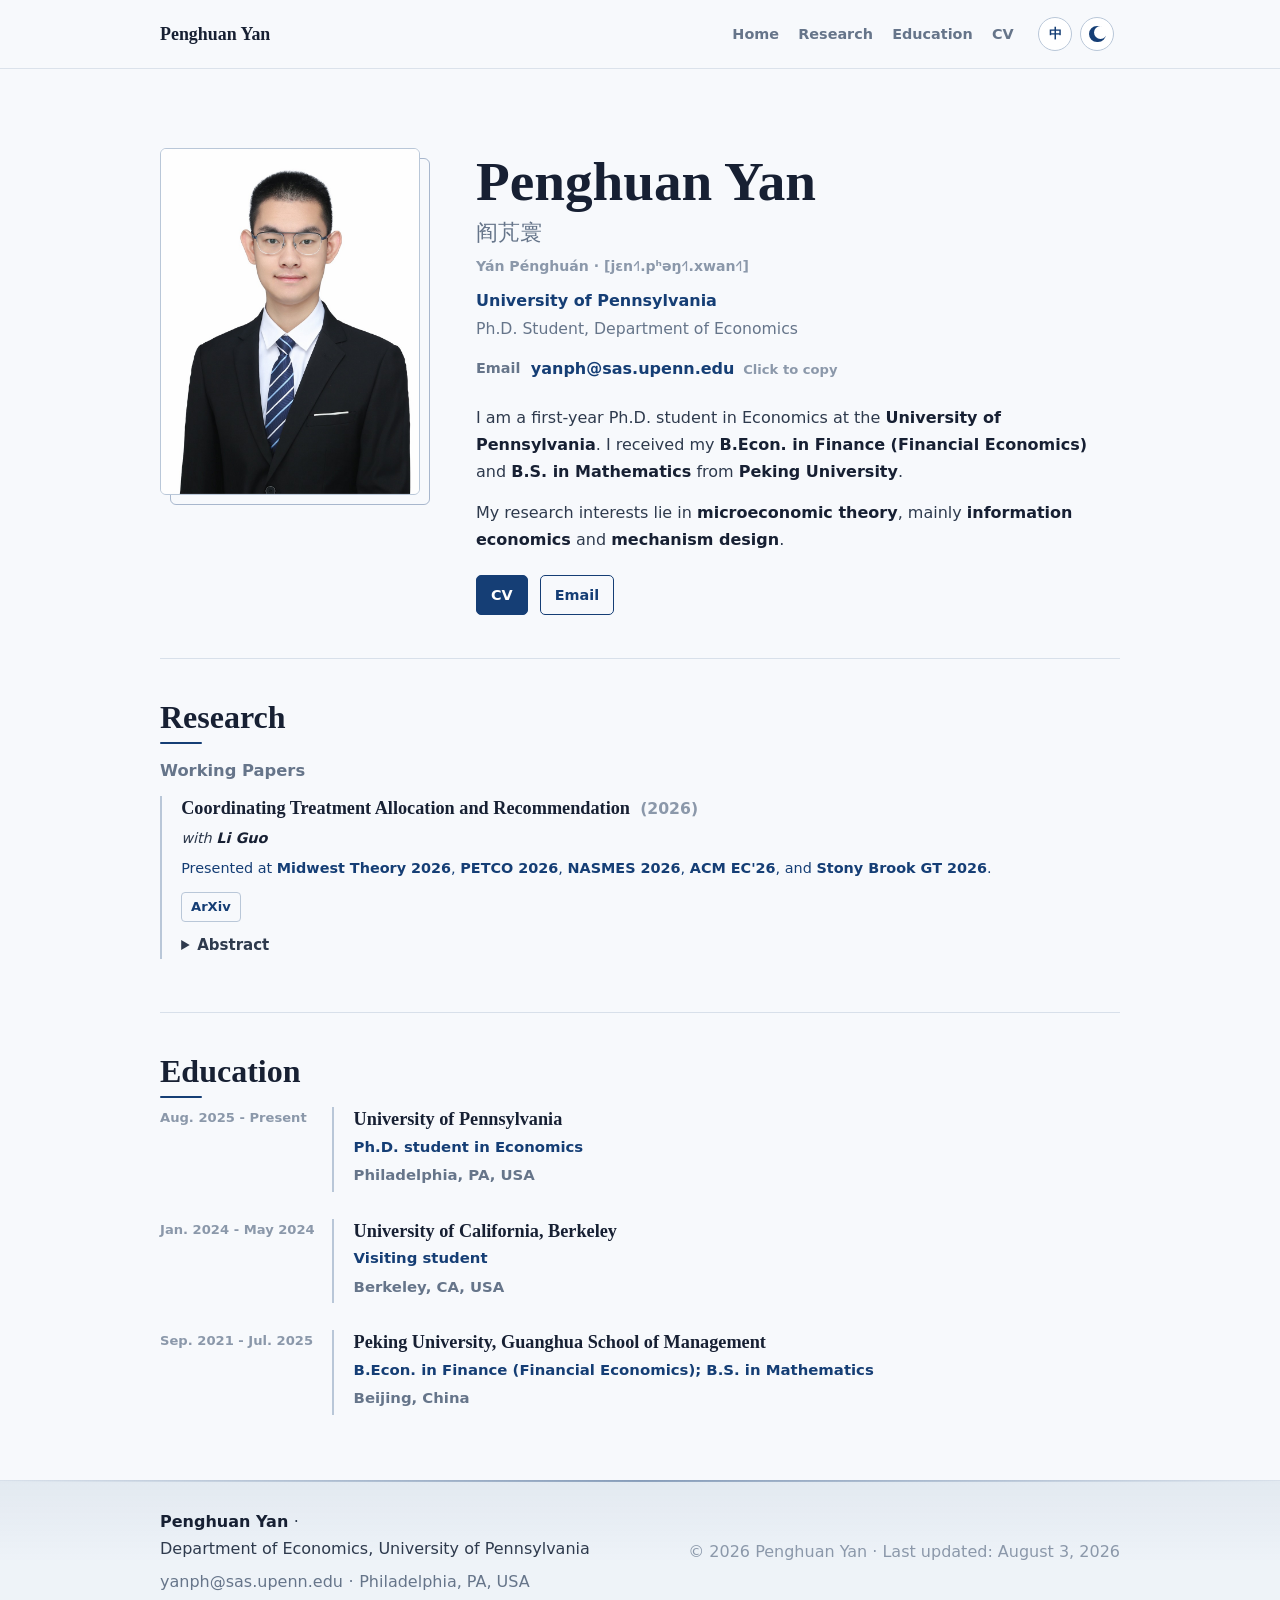
<file: index.html>
<!DOCTYPE html><html lang="en" data-layout="default"> <head><meta charset="UTF-8"><meta name="viewport" content="width=device-width, initial-scale=1.0"><meta name="description" content="I am a first-year Ph.D. student in Economics at the University of Pennsylvania. I received my B.Econ. in Finance (Financial Economics) and B.S. in Mathematics from Peking University."><meta name="generator" content="Astro v6.4.2"><meta name="site-version" content="58f1edc60427f2166568a3724cea32cec1711e36"><link rel="icon" type="image/png" href="/images/favicon.png?v=58f1edc60427f2166568a3724cea32cec1711e36"><link rel="apple-touch-icon" href="/images/favicon.png?v=58f1edc60427f2166568a3724cea32cec1711e36"><title>Penghuan Yan - Ph.D. Student, Department of Economics</title><script>
      (() => {
        const root = document.documentElement;
        root.dataset.headerBooting = "true";

        const clearHeaderBooting = () => {
          window.requestAnimationFrame(() => {
            window.requestAnimationFrame(() => {
              delete root.dataset.headerBooting;
            });
          });
        };

        if (document.readyState === "loading") {
          document.addEventListener("DOMContentLoaded", clearHeaderBooting, { once: true });
        } else {
          clearHeaderBooting();
        }
      })();
    </script><script>(function(){const darkLabel = "Switch to dark mode";
const lightLabel = "Switch to light mode";

      (() => {
        const storageKey = "site-theme";
        const root = document.documentElement;

        const getStoredTheme = () => {
          try {
            return localStorage.getItem(storageKey);
          } catch {
            return null;
          }
        };

        const setStoredTheme = (theme) => {
          try {
            localStorage.setItem(storageKey, theme);
          } catch {}
        };

        let themeTransitionReset = 0;

        const withoutThemeTransition = (callback) => {
          root.dataset.themeChanging = "true";
          callback();
          window.cancelAnimationFrame(themeTransitionReset);
          themeTransitionReset = window.requestAnimationFrame(() => {
            themeTransitionReset = window.requestAnimationFrame(() => {
              delete root.dataset.themeChanging;
            });
          });
        };

        const applyTheme = (theme, options = {}) => {
          const nextTheme = theme === "dark" ? "dark" : "light";
          const commitTheme = () => {
            root.dataset.theme = nextTheme;

            document.querySelectorAll("[data-theme-toggle]").forEach((button) => {
              const isDark = nextTheme === "dark";
              button.setAttribute("aria-pressed", String(isDark));
              button.setAttribute("aria-label", isDark ? lightLabel : darkLabel);
            });
          };

          if (options.instant) {
            withoutThemeTransition(commitTheme);
          } else {
            commitTheme();
          }
        };

        applyTheme(getStoredTheme() ?? "light");

        const bindThemeToggle = () => {
          applyTheme(getStoredTheme() ?? root.dataset.theme ?? "light");
          document.querySelectorAll("[data-theme-toggle]").forEach((button) => {
            button.addEventListener("click", () => {
              const nextTheme = root.dataset.theme === "dark" ? "light" : "dark";
              setStoredTheme(nextTheme);
              applyTheme(nextTheme, { instant: true });
            });
          });
        };

        if (document.readyState === "loading") {
          document.addEventListener("DOMContentLoaded", bindThemeToggle, { once: true });
        } else {
          bindThemeToggle();
        }
      })();
    })();</script><script>
      (() => {
        const root = document.documentElement;

        const setMenuOpen = (open) => {
          root.dataset.menuOpen = open ? "true" : "false";
          document.body.style.overflow = open ? "hidden" : "";

          document.querySelectorAll("[data-menu-toggle]").forEach((button) => {
            button.setAttribute("aria-expanded", String(open));
          });

          document.querySelectorAll("[data-mobile-menu]").forEach((menu) => {
            menu.setAttribute("aria-hidden", String(!open));
          });

          document.querySelectorAll("[data-menu-backdrop]").forEach((backdrop) => {
            backdrop.hidden = !open;
          });
        };

        const bindMenu = () => {
          setMenuOpen(false);

          document.querySelectorAll("[data-menu-toggle]").forEach((button) => {
            button.addEventListener("click", () => {
              setMenuOpen(root.dataset.menuOpen !== "true");
            });
          });

          document.querySelectorAll("[data-menu-close]").forEach((item) => {
            item.addEventListener("click", () => setMenuOpen(false));
          });

          document.addEventListener("keydown", (event) => {
            if (event.key === "Escape") setMenuOpen(false);
          });
        };

        if (document.readyState === "loading") {
          document.addEventListener("DOMContentLoaded", bindMenu, { once: true });
        } else {
          bindMenu();
        }
      })();
    </script><script>(function(){const siteVersion = "58f1edc60427f2166568a3724cea32cec1711e36";

      (() => {
        if (siteVersion === "local-dev") return;

        const versionUrl = `/site-version.json?ts=${Date.now()}`;

        fetch(versionUrl, { cache: "no-store" })
          .then((response) => (response.ok ? response.json() : null))
          .then((data) => {
            const latest = data && data.version;
            if (!latest || latest === siteVersion) return;

            const reloadKey = `site-version-reload:${latest}`;
            if (sessionStorage.getItem(reloadKey)) return;

            sessionStorage.setItem(reloadKey, "1");
            const nextUrl = new URL(window.location.href);
            nextUrl.searchParams.set("v", String(latest).slice(0, 12));
            window.location.replace(nextUrl.toString());
          })
          .catch(() => {});
      })();
    })();</script><script>
      (() => {
        const formatUpdatedTime = () => {
          const browserTimeZone = Intl.DateTimeFormat().resolvedOptions().timeZone;

          document.querySelectorAll("[data-build-timestamp]").forEach((node) => {
            const timestamp = node.getAttribute("data-build-timestamp");
            if (!timestamp) return;

            const date = new Date(timestamp);
            const pageLocale = document.documentElement.lang?.toLowerCase().startsWith("zh") ? "zh-CN" : "en-US";
            const timeZone = browserTimeZone || "Asia/Shanghai";

            try {
              const dateTime = new Intl.DateTimeFormat(pageLocale, {
                timeZone,
                year: "numeric",
                month: pageLocale === "zh-CN" ? "numeric" : "long",
                day: "numeric",
                hour: "2-digit",
                minute: "2-digit",
                second: "2-digit",
                hour12: false,
              }).format(date);
              const zoneName = new Intl.DateTimeFormat("en-US", {
                timeZone,
                timeZoneName: "short",
              }).formatToParts(date).find((part) => part.type === "timeZoneName")?.value;

              node.textContent = zoneName ? `${dateTime} ${zoneName}` : dateTime;
            } catch {}
          });
        };

        if (document.readyState === "loading") {
          document.addEventListener("DOMContentLoaded", formatUpdatedTime, { once: true });
        } else {
          formatUpdatedTime();
        }
      })();
    </script><link rel="stylesheet" href="/_astro/BaseLayout.DNlfDnOT.css"></head> <body> <div class="site-shell"> <header class="site-header"> <nav class="site-nav" aria-label="Primary navigation"> <button class="menu-toggle" type="button" aria-label="Open navigation menu" aria-expanded="false" aria-controls="mobile-menu" data-menu-toggle> <span aria-hidden="true"></span> <span aria-hidden="true"></span> <span aria-hidden="true"></span> </button> <span class="tool-header-leading-slot" data-tool-header-leading data-empty="true">  </span> <a class="brand" href="#home"> <span>Penghuan Yan</span> </a> <div class="nav-links"><a href="#home">Home</a><a href="#research">Research</a><a href="#education">Education</a><a href="/files/penghuan-yan-cv.pdf">CV</a></div> <div class="site-controls" aria-label="Site controls"> <span class="tool-header-actions-slot" data-tool-header-actions data-empty="true">   </span> <a class="nav-action" href="/zh/" aria-label="Switch to Chinese"> <span aria-hidden="true">中</span> </a> <button class="theme-toggle" type="button" aria-label="Toggle dark mode" aria-pressed="false" data-theme-toggle> <span class="theme-icon" aria-hidden="true"></span> </button>   </div> </nav> </header>  <button class="mobile-menu-backdrop" type="button" data-menu-backdrop data-menu-close hidden></button> <aside class="mobile-menu" id="mobile-menu" aria-label="Mobile navigation" aria-hidden="true" data-mobile-menu> <div class="mobile-menu-head"> <span>Penghuan Yan</span> <button class="menu-close" type="button" aria-label="Close navigation menu" data-menu-close> <span aria-hidden="true"></span> <span aria-hidden="true"></span> </button> </div> <nav class="mobile-menu-links" aria-label="Mobile navigation"> <a href="#home" data-menu-close>Home</a><a href="#research" data-menu-close>Research</a><a href="#education" data-menu-close>Education</a><a href="/files/penghuan-yan-cv.pdf" data-menu-close>CV</a> </nav> </aside>  <main class="main-content">  <section class="academic-hero" id="home"> <div class="portrait-frame"> <img src="/images/profile-penghuan-yan.jpg" alt="Portrait of Penghuan Yan"> </div> <div class="hero-profile">  <h1>Penghuan Yan</h1> <p class="hero-name-cn"> <span>阎芃寰</span> <span class="name-reading">Yán Pénghuán · [jɛn˧˥.pʰəŋ˧˥.xwan˧˥]</span> </p> <p class="hero-affiliation">University of Pennsylvania</p> <p class="hero-title">Ph.D. Student, Department of Economics</p> <div class="hero-email"> <span>Email</span> <button class="email-copy" type="button" data-copy-email="yanph@sas.upenn.edu" data-copy-done="Copied" data-copy-failed="Copy failed" aria-label="Copy email address: yanph@sas.upenn.edu" title="Copy email address"> <span class="email-text">yanph@sas.upenn.edu</span> <span class="copy-status" aria-live="polite" data-copy-status> Click to copy </span> </button> </div> <div class="markdown-body hero-bio"> <p>I am a first-year Ph.D. student in Economics at the <strong>University of Pennsylvania</strong>. I received my <strong>B.Econ. in Finance (Financial Economics)</strong> and <strong>B.S. in Mathematics</strong> from <strong>Peking University</strong>.</p>
<p>My research interests lie in <strong>microeconomic theory</strong>, mainly <strong>information economics</strong> and <strong>mechanism design</strong>.</p> </div> <div class="profile-actions" aria-label="Profile links"> <a class="button" href="/files/penghuan-yan-cv.pdf"> CV </a><a class="button secondary" href="mailto:yanph@sas.upenn.edu"> Email </a> </div> </div> </section> <div class="page-divider" aria-hidden="true"></div> <section class="academic-section" id="research"> <h2 class="section-title">Research</h2> <div class="research-groups"> <section class="research-group" aria-labelledby="research-working-paper"> <h3 class="research-group-title" id="research-working-paper"> Working Papers </h3> <div class="paper-list"> <article class="paper-item"> <div class="paper-body"> <h4 class="paper-title"> <span>Coordinating Treatment Allocation and Recommendation</span> <span class="paper-year">(2026)</span> </h4>  <p class="paper-coauthors"> <span>with </span> <a class="paper-coauthor-name" href="https://liguo16.com/">Li Guo</a><span></span>  <span></span> </p>  <p class="paper-status"> <span>Presented at </span><strong>Midwest Theory 2026</strong><span>, </span><strong>PETCO 2026</strong><span>, </span><strong>NASMES 2026</strong><span>, </span><strong>ACM EC&#39;26</strong><span>, and </span><strong>Stony Brook GT 2026</strong><span>.</span> </p> <div class="paper-links"> <a href="https://arxiv.org/pdf/2606.21120">ArXiv</a> </div> <details class="paper-abstract"> <summary><strong>Abstract</strong></summary> <p>We study a model in which a sender allocates limited treatment to agents with heterogeneous quality and later recommends selected agents to a receiver, seeking to maximize the number of agents accepted by the receiver. All agents value treatment, which improves agents&#39; quality, but treatment must be allocated before the sender observes agents&#39; initial quality; recommendation occurs only after quality is learned. A natural benchmark is to design the two instruments separately: allocate treatment randomly first, and then recommend agents from the top down afterward. Our main result shows that the sender can do strictly better by coordinating treatment allocation with recommendations. In the optimal joint mechanism, treatment is non-monotone in quality: an intermediate group has a lower treatment probability than both higher- and lower-quality agents, but is compensated with a guaranteed recommendation when treatment is realized. We provide an implementation through contracts that induce self-selection and discuss applications to education, industrial policy, and startup incubation. The takeaway is simple: coordinate treatment allocation and recommendation.</p>  </details> </div> </article> </div> </section> </div> </section> <div class="page-divider" aria-hidden="true"></div> <section class="academic-section" id="education"> <h2 class="section-title">Education</h2> <div class="timeline-list"> <article class="timeline-entry"> <div class="timeline-time">Aug. 2025 - Present</div> <div class="timeline-copy"> <h3>University of Pennsylvania</h3> <p class="timeline-program">Ph.D. student in Economics</p> <p class="timeline-location">Philadelphia, PA, USA</p> <div class="markdown-body">  </div> </div> </article><article class="timeline-entry"> <div class="timeline-time">Jan. 2024 - May 2024</div> <div class="timeline-copy"> <h3>University of California, Berkeley</h3> <p class="timeline-program">Visiting student</p> <p class="timeline-location">Berkeley, CA, USA</p> <div class="markdown-body">  </div> </div> </article><article class="timeline-entry"> <div class="timeline-time">Sep. 2021 - Jul. 2025</div> <div class="timeline-copy"> <h3>Peking University, Guanghua School of Management</h3> <p class="timeline-program">B.Econ. in Finance (Financial Economics); B.S. in Mathematics</p> <p class="timeline-location">Beijing, China</p> <div class="markdown-body">  </div> </div> </article> </div> </section> <script type="module">(()=>{const i=async t=>{if(navigator.clipboard&&navigator.clipboard.writeText){await navigator.clipboard.writeText(t);return}const e=document.createElement("textarea");e.value=t,e.setAttribute("readonly",""),e.style.position="fixed",e.style.opacity="0",document.body.appendChild(e),e.select(),document.execCommand("copy"),e.remove()},n=()=>{document.querySelectorAll("[data-copy-email]").forEach(t=>{if(!(t instanceof HTMLButtonElement)||t.dataset.copyBound==="true")return;t.dataset.copyBound="true";const e=t.querySelector("[data-copy-status]"),a=e?.textContent??"";let o;t.addEventListener("click",async()=>{const c=t.dataset.copyEmail;if(c){try{await i(c),e&&(e.textContent=t.dataset.copyDone??a)}catch{e&&(e.textContent=t.dataset.copyFailed??a)}o&&window.clearTimeout(o),o=window.setTimeout(()=>{e&&(e.textContent=a)},1800)}})})};document.readyState==="loading"?document.addEventListener("DOMContentLoaded",n,{once:!0}):n()})();</script>  </main> <footer class="site-footer"> <div class="site-footer-inner"> <div class="footer-identity"> <p class="footer-line"> <strong>Penghuan Yan</strong> <span class="footer-separator" aria-hidden="true">·</span> <span>Department of Economics, University of Pennsylvania</span> </p> <p class="footer-line"> <span>yanph@sas.upenn.edu</span>  <span class="footer-separator" aria-hidden="true">·</span> <span>Philadelphia, PA, USA</span>  </p> </div> <p class="footer-meta">
© 2026 Penghuan Yan · Last updated: August 3, 2026 </p> </div> </footer> </div> </body></html>
</file>
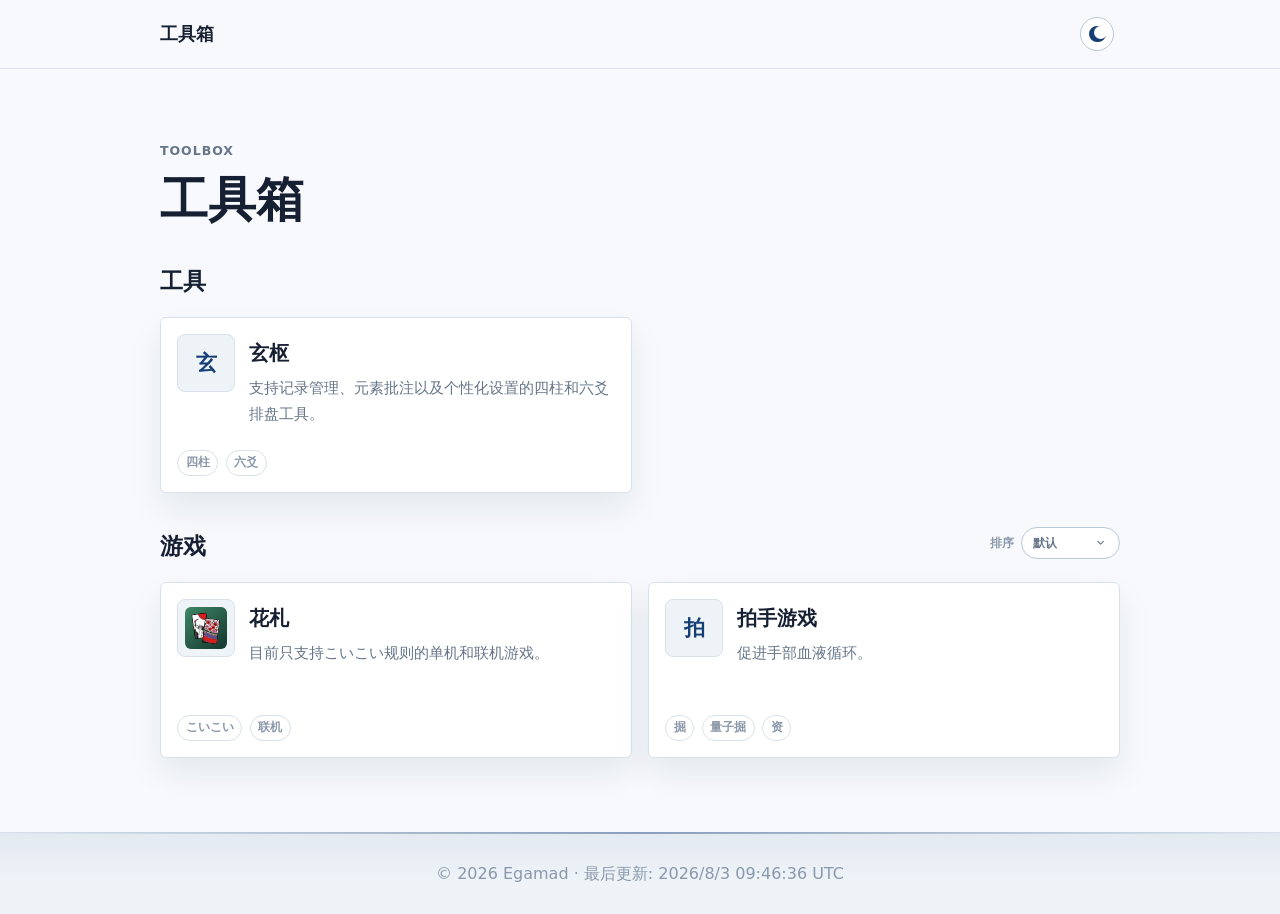
<file: tools/index.html>
<!DOCTYPE html><html lang="zh-CN" data-layout="simple"> <head><meta charset="UTF-8"><meta name="viewport" content="width=device-width, initial-scale=1.0"><meta name="description" content="Egamad 的网页工具箱。"><meta name="generator" content="Astro v6.4.2"><meta name="site-version" content="58f1edc60427f2166568a3724cea32cec1711e36"><link rel="icon" type="image/png" href="/images/favicon.png?v=58f1edc60427f2166568a3724cea32cec1711e36"><link rel="apple-touch-icon" href="/images/favicon.png?v=58f1edc60427f2166568a3724cea32cec1711e36"><title>工具箱 - Egamad</title><script>
      (() => {
        const root = document.documentElement;
        root.dataset.headerBooting = "true";

        const clearHeaderBooting = () => {
          window.requestAnimationFrame(() => {
            window.requestAnimationFrame(() => {
              delete root.dataset.headerBooting;
            });
          });
        };

        if (document.readyState === "loading") {
          document.addEventListener("DOMContentLoaded", clearHeaderBooting, { once: true });
        } else {
          clearHeaderBooting();
        }
      })();
    </script><script>(function(){const darkLabel = "切换到深色模式";
const lightLabel = "切换到浅色模式";

      (() => {
        const storageKey = "site-theme";
        const root = document.documentElement;

        const getStoredTheme = () => {
          try {
            return localStorage.getItem(storageKey);
          } catch {
            return null;
          }
        };

        const setStoredTheme = (theme) => {
          try {
            localStorage.setItem(storageKey, theme);
          } catch {}
        };

        let themeTransitionReset = 0;

        const withoutThemeTransition = (callback) => {
          root.dataset.themeChanging = "true";
          callback();
          window.cancelAnimationFrame(themeTransitionReset);
          themeTransitionReset = window.requestAnimationFrame(() => {
            themeTransitionReset = window.requestAnimationFrame(() => {
              delete root.dataset.themeChanging;
            });
          });
        };

        const applyTheme = (theme, options = {}) => {
          const nextTheme = theme === "dark" ? "dark" : "light";
          const commitTheme = () => {
            root.dataset.theme = nextTheme;

            document.querySelectorAll("[data-theme-toggle]").forEach((button) => {
              const isDark = nextTheme === "dark";
              button.setAttribute("aria-pressed", String(isDark));
              button.setAttribute("aria-label", isDark ? lightLabel : darkLabel);
            });
          };

          if (options.instant) {
            withoutThemeTransition(commitTheme);
          } else {
            commitTheme();
          }
        };

        applyTheme(getStoredTheme() ?? "light");

        const bindThemeToggle = () => {
          applyTheme(getStoredTheme() ?? root.dataset.theme ?? "light");
          document.querySelectorAll("[data-theme-toggle]").forEach((button) => {
            button.addEventListener("click", () => {
              const nextTheme = root.dataset.theme === "dark" ? "light" : "dark";
              setStoredTheme(nextTheme);
              applyTheme(nextTheme, { instant: true });
            });
          });
        };

        if (document.readyState === "loading") {
          document.addEventListener("DOMContentLoaded", bindThemeToggle, { once: true });
        } else {
          bindThemeToggle();
        }
      })();
    })();</script><script>
      (() => {
        const root = document.documentElement;

        const setMenuOpen = (open) => {
          root.dataset.menuOpen = open ? "true" : "false";
          document.body.style.overflow = open ? "hidden" : "";

          document.querySelectorAll("[data-menu-toggle]").forEach((button) => {
            button.setAttribute("aria-expanded", String(open));
          });

          document.querySelectorAll("[data-mobile-menu]").forEach((menu) => {
            menu.setAttribute("aria-hidden", String(!open));
          });

          document.querySelectorAll("[data-menu-backdrop]").forEach((backdrop) => {
            backdrop.hidden = !open;
          });
        };

        const bindMenu = () => {
          setMenuOpen(false);

          document.querySelectorAll("[data-menu-toggle]").forEach((button) => {
            button.addEventListener("click", () => {
              setMenuOpen(root.dataset.menuOpen !== "true");
            });
          });

          document.querySelectorAll("[data-menu-close]").forEach((item) => {
            item.addEventListener("click", () => setMenuOpen(false));
          });

          document.addEventListener("keydown", (event) => {
            if (event.key === "Escape") setMenuOpen(false);
          });
        };

        if (document.readyState === "loading") {
          document.addEventListener("DOMContentLoaded", bindMenu, { once: true });
        } else {
          bindMenu();
        }
      })();
    </script><script>(function(){const siteVersion = "58f1edc60427f2166568a3724cea32cec1711e36";

      (() => {
        if (siteVersion === "local-dev") return;

        const versionUrl = `/site-version.json?ts=${Date.now()}`;

        fetch(versionUrl, { cache: "no-store" })
          .then((response) => (response.ok ? response.json() : null))
          .then((data) => {
            const latest = data && data.version;
            if (!latest || latest === siteVersion) return;

            const reloadKey = `site-version-reload:${latest}`;
            if (sessionStorage.getItem(reloadKey)) return;

            sessionStorage.setItem(reloadKey, "1");
            const nextUrl = new URL(window.location.href);
            nextUrl.searchParams.set("v", String(latest).slice(0, 12));
            window.location.replace(nextUrl.toString());
          })
          .catch(() => {});
      })();
    })();</script><script>
      (() => {
        const formatUpdatedTime = () => {
          const browserTimeZone = Intl.DateTimeFormat().resolvedOptions().timeZone;

          document.querySelectorAll("[data-build-timestamp]").forEach((node) => {
            const timestamp = node.getAttribute("data-build-timestamp");
            if (!timestamp) return;

            const date = new Date(timestamp);
            const pageLocale = document.documentElement.lang?.toLowerCase().startsWith("zh") ? "zh-CN" : "en-US";
            const timeZone = browserTimeZone || "Asia/Shanghai";

            try {
              const dateTime = new Intl.DateTimeFormat(pageLocale, {
                timeZone,
                year: "numeric",
                month: pageLocale === "zh-CN" ? "numeric" : "long",
                day: "numeric",
                hour: "2-digit",
                minute: "2-digit",
                second: "2-digit",
                hour12: false,
              }).format(date);
              const zoneName = new Intl.DateTimeFormat("en-US", {
                timeZone,
                timeZoneName: "short",
              }).formatToParts(date).find((part) => part.type === "timeZoneName")?.value;

              node.textContent = zoneName ? `${dateTime} ${zoneName}` : dateTime;
            } catch {}
          });
        };

        if (document.readyState === "loading") {
          document.addEventListener("DOMContentLoaded", formatUpdatedTime, { once: true });
        } else {
          formatUpdatedTime();
        }
      })();
    </script><link rel="stylesheet" href="/_astro/BaseLayout.DNlfDnOT.css"></head> <body> <div class="site-shell"> <header class="site-header"> <nav class="site-nav" aria-label="Primary navigation">  <span class="tool-header-leading-slot" data-tool-header-leading data-empty="true">  </span> <a class="brand" href="/tools/"> <span>工具箱</span> </a>  <div class="site-controls" aria-label="站点控制"> <span class="tool-header-actions-slot" data-tool-header-actions data-empty="true">   </span>  <button class="theme-toggle" type="button" aria-label="切换深色模式" aria-pressed="false" data-theme-toggle> <span class="theme-icon" aria-hidden="true"></span> </button>   </div> </nav> </header>  <main class="main-content">  <section class="toolbox-page"> <div class="toolbox-hero"> <p class="toolbox-kicker">Toolbox</p> <h1>工具箱</h1>  </div> <div class="toolbox-categories"> <section class="toolbox-category" aria-labelledby="category-tools" data-tool-category> <div class="toolbox-category-head"> <div class="toolbox-category-title"> <h2 id="category-tools">工具</h2>  </div>  </div> <div class="tool-card-grid" data-tool-card-grid> <a class="tool-card" href="/tools/xuan-shu/" data-tool-card data-order="1" data-title="玄枢" data-created-time="1780295400000" data-updated-time="1781360958000"> <div class="tool-card-main"> <div class="tool-card-icon" aria-hidden="true"> <span>玄</span> </div> <div class="tool-card-copy"> <h3>玄枢</h3> <p>支持记录管理、元素批注以及个性化设置的四柱和六爻排盘工具。</p> </div> </div> <div class="tool-tags" aria-label="标签"> <span>四柱</span><span>六爻</span> </div> </a> </div> </section><section class="toolbox-category" aria-labelledby="category-games" data-tool-category> <div class="toolbox-category-head"> <div class="toolbox-category-title"> <h2 id="category-games">游戏</h2>  </div> <div class="tool-sort-control" data-tool-sort-control> <span class="tool-sort-label" id="tool-sort-label-games">排序</span> <div class="tool-sort-menu-wrap"> <button class="tool-sort-toggle" type="button" aria-labelledby="tool-sort-label-games tool-sort-value-games" aria-expanded="false" aria-haspopup="menu" data-tool-sort-toggle> <span id="tool-sort-value-games" data-tool-sort-value>默认</span> <svg class="tool-sort-chevron" viewBox="0 0 24 24" aria-hidden="true"> <path d="M7 10l5 5 5-5"></path> </svg> </button> <div class="tool-sort-menu" role="menu" aria-label="游戏排序方式" hidden data-tool-sort-menu> <button class="selected" type="button" role="menuitemradio" aria-checked="true" data-tool-sort-option="order" data-label="默认">默认</button> <button type="button" role="menuitemradio" aria-checked="false" data-tool-sort-option="title" data-label="名称">名称</button> <button type="button" role="menuitemradio" aria-checked="false" data-tool-sort-option="created" data-label="创建时间">创建时间</button> <button type="button" role="menuitemradio" aria-checked="false" data-tool-sort-option="updated" data-label="修改时间">修改时间</button> </div> </div> </div> </div> <div class="tool-card-grid" data-tool-card-grid> <a class="tool-card" href="/tools/hanafuda/" data-tool-card data-order="1" data-title="花札" data-created-time="1781971200000" data-updated-time="1783252926000"> <div class="tool-card-main"> <div class="tool-card-icon" aria-hidden="true"> <img src="/_astro/icon.hpsP1I4V.svg" alt=""> </div> <div class="tool-card-copy"> <h3>花札</h3> <p>目前只支持こいこい规则的单机和联机游戏。</p> </div> </div> <div class="tool-tags" aria-label="标签"> <span>こいこい</span><span>联机</span> </div> </a><a class="tool-card" href="https://clapgame.github.io/" data-tool-card data-order="2" data-title="拍手游戏" data-created-time="1783330711000" data-updated-time="1783699463000"> <div class="tool-card-main"> <div class="tool-card-icon" aria-hidden="true"> <span>拍</span> </div> <div class="tool-card-copy"> <h3>拍手游戏</h3> <p>促进手部血液循环。</p> </div> </div> <div class="tool-tags" aria-label="标签"> <span>掘</span><span>量子掘</span><span>资</span> </div> </a> </div> </section> </div> </section> <script>
    (() => {
      const compareTitles = (first, second) =>
        first.localeCompare(second, "zh-CN", {
          numeric: true,
          sensitivity: "base",
        });

      const sortControls = Array.from(document.querySelectorAll("[data-tool-sort-control]"));
      const closeToolSortMenus = (except) => {
        sortControls.forEach((control) => {
          if (control === except) return;
          const toggle = control.querySelector("[data-tool-sort-toggle]");
          const menu = control.querySelector("[data-tool-sort-menu]");
          if (!(toggle instanceof HTMLButtonElement) || !(menu instanceof HTMLElement)) return;
          menu.hidden = true;
          toggle.setAttribute("aria-expanded", "false");
        });
      };

      document.querySelectorAll("[data-tool-category]").forEach((category) => {
        const grid = category.querySelector("[data-tool-card-grid]");
        const sortControl = category.querySelector("[data-tool-sort-control]");
        const sortToggle = sortControl?.querySelector("[data-tool-sort-toggle]");
        const sortMenu = sortControl?.querySelector("[data-tool-sort-menu]");
        const sortValue = sortControl?.querySelector("[data-tool-sort-value]");
        const sortOptions = Array.from(sortControl?.querySelectorAll("[data-tool-sort-option]") ?? []);

        if (
          !(sortControl instanceof HTMLElement) ||
          !(sortToggle instanceof HTMLButtonElement) ||
          !(sortMenu instanceof HTMLElement) ||
          !(sortValue instanceof HTMLElement)
        ) {
          return;
        }

        const getCards = () => Array.from(grid?.querySelectorAll("[data-tool-card]") ?? []);

        const sortCards = (mode) => {
          if (!grid) return;

          const cards = getCards();
          if (cards.length < 2) return;

          const firstPositions = new Map(cards.map((card) => [card, card.getBoundingClientRect()]));
          const sortedCards = [...cards].sort((first, second) => {
            const firstTitle = first.dataset.title ?? "";
            const secondTitle = second.dataset.title ?? "";
            const firstOrder = Number(first.dataset.order ?? 0);
            const secondOrder = Number(second.dataset.order ?? 0);

            if (mode === "title") {
              const titleResult = compareTitles(firstTitle, secondTitle);
              if (titleResult !== 0) return titleResult;
            }

            if (mode === "created" || mode === "updated") {
              const key = mode === "created" ? "createdTime" : "updatedTime";
              const firstTime = Number(first.dataset[key] ?? 0);
              const secondTime = Number(second.dataset[key] ?? 0);
              const timeResult = firstTime - secondTime;
              if (timeResult !== 0) return timeResult;
            }

            const orderResult = firstOrder - secondOrder;
            if (orderResult !== 0) return orderResult;

            return compareTitles(firstTitle, secondTitle);
          });

          sortedCards.forEach((card) => grid.appendChild(card));

          if (window.matchMedia("(prefers-reduced-motion: reduce)").matches) return;

          sortedCards.forEach((card) => {
            const first = firstPositions.get(card);
            if (!first) return;

            const last = card.getBoundingClientRect();
            const deltaX = first.left - last.left;
            const deltaY = first.top - last.top;

            if (deltaX === 0 && deltaY === 0) return;

            card.animate(
              [
                {
                  transform: `translate(${deltaX}px, ${deltaY}px)`,
                  opacity: 0.92,
                },
                {
                  transform: "translate(0, 0)",
                  opacity: 1,
                },
              ],
              {
                duration: 280,
                easing: "cubic-bezier(0.2, 0, 0, 1)",
              },
            );
          });
        };

        sortToggle.addEventListener("click", () => {
          const shouldOpen = sortMenu.hidden;
          closeToolSortMenus(sortControl);
          sortMenu.hidden = !shouldOpen;
          sortToggle.setAttribute("aria-expanded", String(shouldOpen));
        });

        sortOptions.forEach((option) => {
          if (!(option instanceof HTMLButtonElement)) return;
          option.addEventListener("click", () => {
            const mode = option.dataset.toolSortOption ?? "order";
            sortOptions.forEach((item) => {
              if (!(item instanceof HTMLButtonElement)) return;
              const selected = item === option;
              item.classList.toggle("selected", selected);
              item.setAttribute("aria-checked", String(selected));
            });
            sortValue.textContent = option.dataset.label ?? option.textContent ?? "默认";
            sortCards(mode);
            closeToolSortMenus();
          });
        });
      });

      document.addEventListener("pointerdown", (event) => {
        const target = event.target;
        if (target instanceof Element && target.closest("[data-tool-sort-control]")) return;
        closeToolSortMenus();
      });
      document.addEventListener("keydown", (event) => {
        if (event.key === "Escape") closeToolSortMenus();
      });
      window.addEventListener("scroll", () => closeToolSortMenus(), true);
      window.addEventListener("resize", () => closeToolSortMenus());
      window.addEventListener("dragstart", () => closeToolSortMenus(), true);
    })();
  </script>  </main> <footer class="site-footer site-footer-meta-only"> <div class="site-footer-inner">  <p class="footer-meta">
© 2026 Egamad · 最后更新: <span data-build-timestamp="2026-08-03T09:46:36.203Z">2026/8/3 17:46:36 GMT+8</span> </p> </div> </footer> </div> </body></html>
</file>
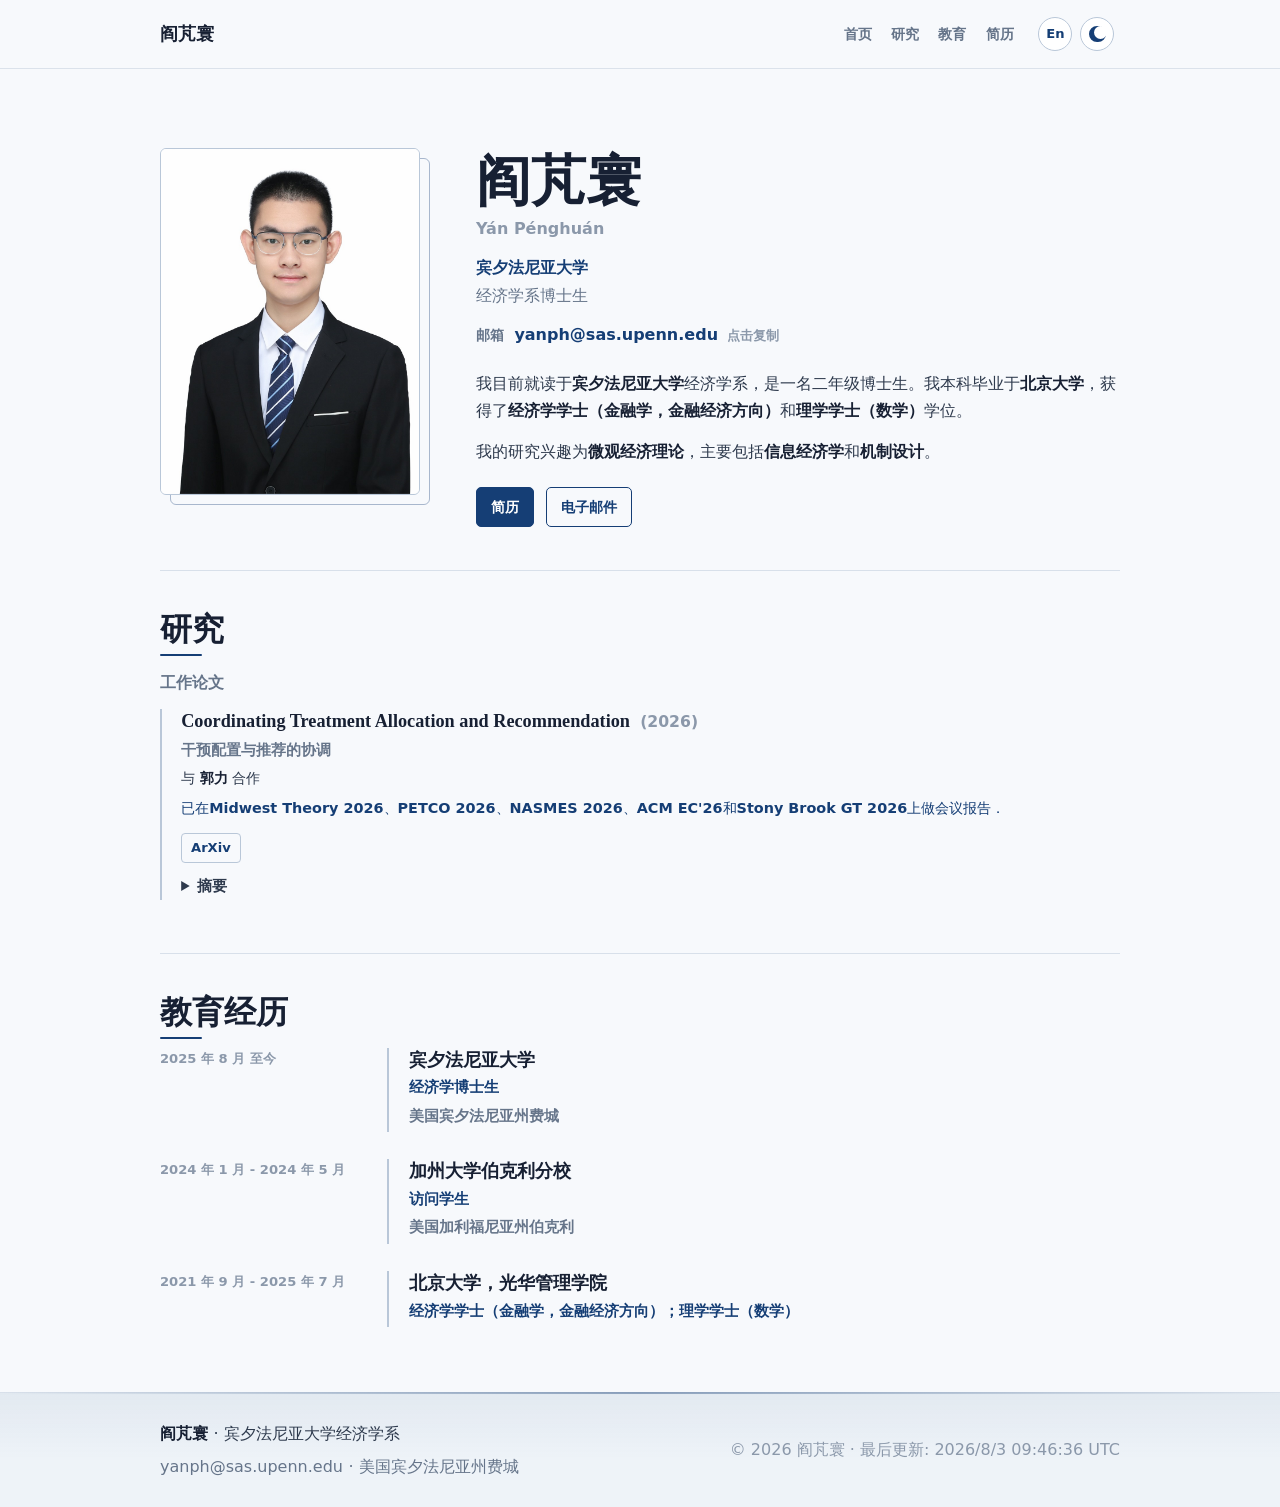
<file: zh/index.html>
<!DOCTYPE html><html lang="zh-CN" data-layout="default"> <head><meta charset="UTF-8"><meta name="viewport" content="width=device-width, initial-scale=1.0"><meta name="description" content="我目前就读于宾夕法尼亚大学经济学系，是一名二年级博士生。我本科毕业于北京大学，获得了经济学学士（金融学，金融经济方向）和理学学士（数学）学位。"><meta name="generator" content="Astro v6.4.2"><meta name="site-version" content="58f1edc60427f2166568a3724cea32cec1711e36"><link rel="icon" type="image/png" href="/images/favicon.png?v=58f1edc60427f2166568a3724cea32cec1711e36"><link rel="apple-touch-icon" href="/images/favicon.png?v=58f1edc60427f2166568a3724cea32cec1711e36"><title>阎芃寰 - 经济学系博士生</title><script>
      (() => {
        const root = document.documentElement;
        root.dataset.headerBooting = "true";

        const clearHeaderBooting = () => {
          window.requestAnimationFrame(() => {
            window.requestAnimationFrame(() => {
              delete root.dataset.headerBooting;
            });
          });
        };

        if (document.readyState === "loading") {
          document.addEventListener("DOMContentLoaded", clearHeaderBooting, { once: true });
        } else {
          clearHeaderBooting();
        }
      })();
    </script><script>(function(){const darkLabel = "切换到深色模式";
const lightLabel = "切换到浅色模式";

      (() => {
        const storageKey = "site-theme";
        const root = document.documentElement;

        const getStoredTheme = () => {
          try {
            return localStorage.getItem(storageKey);
          } catch {
            return null;
          }
        };

        const setStoredTheme = (theme) => {
          try {
            localStorage.setItem(storageKey, theme);
          } catch {}
        };

        let themeTransitionReset = 0;

        const withoutThemeTransition = (callback) => {
          root.dataset.themeChanging = "true";
          callback();
          window.cancelAnimationFrame(themeTransitionReset);
          themeTransitionReset = window.requestAnimationFrame(() => {
            themeTransitionReset = window.requestAnimationFrame(() => {
              delete root.dataset.themeChanging;
            });
          });
        };

        const applyTheme = (theme, options = {}) => {
          const nextTheme = theme === "dark" ? "dark" : "light";
          const commitTheme = () => {
            root.dataset.theme = nextTheme;

            document.querySelectorAll("[data-theme-toggle]").forEach((button) => {
              const isDark = nextTheme === "dark";
              button.setAttribute("aria-pressed", String(isDark));
              button.setAttribute("aria-label", isDark ? lightLabel : darkLabel);
            });
          };

          if (options.instant) {
            withoutThemeTransition(commitTheme);
          } else {
            commitTheme();
          }
        };

        applyTheme(getStoredTheme() ?? "light");

        const bindThemeToggle = () => {
          applyTheme(getStoredTheme() ?? root.dataset.theme ?? "light");
          document.querySelectorAll("[data-theme-toggle]").forEach((button) => {
            button.addEventListener("click", () => {
              const nextTheme = root.dataset.theme === "dark" ? "light" : "dark";
              setStoredTheme(nextTheme);
              applyTheme(nextTheme, { instant: true });
            });
          });
        };

        if (document.readyState === "loading") {
          document.addEventListener("DOMContentLoaded", bindThemeToggle, { once: true });
        } else {
          bindThemeToggle();
        }
      })();
    })();</script><script>
      (() => {
        const root = document.documentElement;

        const setMenuOpen = (open) => {
          root.dataset.menuOpen = open ? "true" : "false";
          document.body.style.overflow = open ? "hidden" : "";

          document.querySelectorAll("[data-menu-toggle]").forEach((button) => {
            button.setAttribute("aria-expanded", String(open));
          });

          document.querySelectorAll("[data-mobile-menu]").forEach((menu) => {
            menu.setAttribute("aria-hidden", String(!open));
          });

          document.querySelectorAll("[data-menu-backdrop]").forEach((backdrop) => {
            backdrop.hidden = !open;
          });
        };

        const bindMenu = () => {
          setMenuOpen(false);

          document.querySelectorAll("[data-menu-toggle]").forEach((button) => {
            button.addEventListener("click", () => {
              setMenuOpen(root.dataset.menuOpen !== "true");
            });
          });

          document.querySelectorAll("[data-menu-close]").forEach((item) => {
            item.addEventListener("click", () => setMenuOpen(false));
          });

          document.addEventListener("keydown", (event) => {
            if (event.key === "Escape") setMenuOpen(false);
          });
        };

        if (document.readyState === "loading") {
          document.addEventListener("DOMContentLoaded", bindMenu, { once: true });
        } else {
          bindMenu();
        }
      })();
    </script><script>(function(){const siteVersion = "58f1edc60427f2166568a3724cea32cec1711e36";

      (() => {
        if (siteVersion === "local-dev") return;

        const versionUrl = `/site-version.json?ts=${Date.now()}`;

        fetch(versionUrl, { cache: "no-store" })
          .then((response) => (response.ok ? response.json() : null))
          .then((data) => {
            const latest = data && data.version;
            if (!latest || latest === siteVersion) return;

            const reloadKey = `site-version-reload:${latest}`;
            if (sessionStorage.getItem(reloadKey)) return;

            sessionStorage.setItem(reloadKey, "1");
            const nextUrl = new URL(window.location.href);
            nextUrl.searchParams.set("v", String(latest).slice(0, 12));
            window.location.replace(nextUrl.toString());
          })
          .catch(() => {});
      })();
    })();</script><script>
      (() => {
        const formatUpdatedTime = () => {
          const browserTimeZone = Intl.DateTimeFormat().resolvedOptions().timeZone;

          document.querySelectorAll("[data-build-timestamp]").forEach((node) => {
            const timestamp = node.getAttribute("data-build-timestamp");
            if (!timestamp) return;

            const date = new Date(timestamp);
            const pageLocale = document.documentElement.lang?.toLowerCase().startsWith("zh") ? "zh-CN" : "en-US";
            const timeZone = browserTimeZone || "Asia/Shanghai";

            try {
              const dateTime = new Intl.DateTimeFormat(pageLocale, {
                timeZone,
                year: "numeric",
                month: pageLocale === "zh-CN" ? "numeric" : "long",
                day: "numeric",
                hour: "2-digit",
                minute: "2-digit",
                second: "2-digit",
                hour12: false,
              }).format(date);
              const zoneName = new Intl.DateTimeFormat("en-US", {
                timeZone,
                timeZoneName: "short",
              }).formatToParts(date).find((part) => part.type === "timeZoneName")?.value;

              node.textContent = zoneName ? `${dateTime} ${zoneName}` : dateTime;
            } catch {}
          });
        };

        if (document.readyState === "loading") {
          document.addEventListener("DOMContentLoaded", formatUpdatedTime, { once: true });
        } else {
          formatUpdatedTime();
        }
      })();
    </script><link rel="stylesheet" href="/_astro/BaseLayout.DNlfDnOT.css"></head> <body> <div class="site-shell"> <header class="site-header"> <nav class="site-nav" aria-label="Primary navigation"> <button class="menu-toggle" type="button" aria-label="打开导航菜单" aria-expanded="false" aria-controls="mobile-menu" data-menu-toggle> <span aria-hidden="true"></span> <span aria-hidden="true"></span> <span aria-hidden="true"></span> </button> <span class="tool-header-leading-slot" data-tool-header-leading data-empty="true">  </span> <a class="brand" href="#home"> <span>阎芃寰</span> </a> <div class="nav-links"><a href="#home">首页</a><a href="#research">研究</a><a href="#education">教育</a><a href="/files/penghuan-yan-cv.pdf">简历</a></div> <div class="site-controls" aria-label="站点控制"> <span class="tool-header-actions-slot" data-tool-header-actions data-empty="true">   </span> <a class="nav-action" href="/" aria-label="切换到英文"> <span aria-hidden="true">En</span> </a> <button class="theme-toggle" type="button" aria-label="切换深色模式" aria-pressed="false" data-theme-toggle> <span class="theme-icon" aria-hidden="true"></span> </button>   </div> </nav> </header>  <button class="mobile-menu-backdrop" type="button" data-menu-backdrop data-menu-close hidden></button> <aside class="mobile-menu" id="mobile-menu" aria-label="移动端导航" aria-hidden="true" data-mobile-menu> <div class="mobile-menu-head"> <span>阎芃寰</span> <button class="menu-close" type="button" aria-label="关闭导航菜单" data-menu-close> <span aria-hidden="true"></span> <span aria-hidden="true"></span> </button> </div> <nav class="mobile-menu-links" aria-label="移动端导航"> <a href="#home" data-menu-close>首页</a><a href="#research" data-menu-close>研究</a><a href="#education" data-menu-close>教育</a><a href="/files/penghuan-yan-cv.pdf" data-menu-close>简历</a> </nav> </aside>  <main class="main-content">  <section class="academic-hero" id="home"> <div class="portrait-frame"> <img src="/images/profile-penghuan-yan.jpg" alt="阎芃寰的照片"> </div> <div class="hero-profile">  <h1>阎芃寰</h1> <p class="hero-name-cn reading-only"> <span class="name-reading">Yán Pénghuán</span> </p> <p class="hero-affiliation">宾夕法尼亚大学</p> <p class="hero-title">经济学系博士生</p> <div class="hero-email"> <span>邮箱</span> <button class="email-copy" type="button" data-copy-email="yanph@sas.upenn.edu" data-copy-done="已复制" data-copy-failed="复制失败" aria-label="复制邮箱地址: yanph@sas.upenn.edu" title="复制邮箱地址"> <span class="email-text">yanph@sas.upenn.edu</span> <span class="copy-status" aria-live="polite" data-copy-status> 点击复制 </span> </button> </div> <div class="markdown-body hero-bio"> <p>我目前就读于<strong>宾夕法尼亚大学</strong>经济学系，是一名二年级博士生。我本科毕业于<strong>北京大学</strong>，获得了<strong>经济学学士（金融学，金融经济方向）</strong>和<strong>理学学士（数学）</strong>学位。</p>
<p>我的研究兴趣为<strong>微观经济理论</strong>，主要包括<strong>信息经济学</strong>和<strong>机制设计</strong>。</p> </div> <div class="profile-actions" aria-label="Profile links"> <a class="button" href="/files/penghuan-yan-cv.pdf"> 简历 </a><a class="button secondary" href="mailto:yanph@sas.upenn.edu"> 电子邮件 </a> </div> </div> </section> <div class="page-divider" aria-hidden="true"></div> <section class="academic-section" id="research"> <h2 class="section-title">研究</h2> <div class="research-groups"> <section class="research-group" aria-labelledby="research-working-paper"> <h3 class="research-group-title" id="research-working-paper"> 工作论文 </h3> <div class="paper-list"> <article class="paper-item"> <div class="paper-body"> <h4 class="paper-title"> <span>Coordinating Treatment Allocation and Recommendation</span> <span class="paper-year">(2026)</span> </h4> <p class="paper-title-translation">干预配置与推荐的协调</p> <p class="paper-coauthors paper-coauthors-plain"> <span>与</span> <a class="paper-coauthor-name" href="https://liguo16.com/">郭力</a><span></span>  <span>合作</span> </p>  <p class="paper-status"> <span>已在</span><strong>Midwest Theory 2026</strong><span>、</span><strong>PETCO 2026</strong><span>、</span><strong>NASMES 2026</strong><span>、</span><strong>ACM EC&#39;26</strong><span>和</span><strong>Stony Brook GT 2026</strong><span>上做会议报告．</span> </p> <div class="paper-links"> <a href="https://arxiv.org/pdf/2606.21120">ArXiv</a> </div> <details class="paper-abstract"> <summary><strong>摘要</strong></summary> <p>We study a model in which a sender allocates limited treatment to agents with heterogeneous quality and later recommends selected agents to a receiver, seeking to maximize the number of agents accepted by the receiver. All agents value treatment, which improves agents&#39; quality, but treatment must be allocated before the sender observes agents&#39; initial quality; recommendation occurs only after quality is learned. A natural benchmark is to design the two instruments separately: allocate treatment randomly first, and then recommend agents from the top down afterward. Our main result shows that the sender can do strictly better by coordinating treatment allocation with recommendations. In the optimal joint mechanism, treatment is non-monotone in quality: an intermediate group has a lower treatment probability than both higher- and lower-quality agents, but is compensated with a guaranteed recommendation when treatment is realized. We provide an implementation through contracts that induce self-selection and discuss applications to education, industrial policy, and startup incubation. The takeaway is simple: coordinate treatment allocation and recommendation.</p>  <p class="paper-abstract-translation-label"><strong>摘要译文</strong></p> <p>我们研究了一个模型：发送者将有限的干预配额分配给质量可能各不相同的个体，并随后向接收者推荐被选中的个体，目标是最大化被接收者接受的个体数量。所有个体都希望获得干预，因为干预可以提高个体的质量；但是，干预必须在发送者观察到个体的初始质量之前完成分配，而推荐只有在质量被获知之后才会发生。一个自然的基准做法是分别设计这两种手段：先随机分配干预，然后再从高质量到低质量依次推荐个体。我们的主要结果表明，发送者可以通过协调干预分配与推荐而取得严格更好的结果。在最优联合机制中，干预分配关于质量是非单调的：一个中间质量群体获得干预的概率低于高质量和低质量个体，但作为补偿，当他们获得干预时，会百分之百被推荐。我们为这一机制给出了一种通过合约诱导自选择的实施方式，并讨论了其在教育、产业政策和创业孵化中的应用。本文的核心启示很简单：应当协调干预分配与推荐。</p>  </details> </div> </article> </div> </section> </div> </section> <div class="page-divider" aria-hidden="true"></div> <section class="academic-section" id="education"> <h2 class="section-title">教育经历</h2> <div class="timeline-list"> <article class="timeline-entry"> <div class="timeline-time">2025 年 8 月 至今</div> <div class="timeline-copy"> <h3>宾夕法尼亚大学</h3> <p class="timeline-program">经济学博士生</p> <p class="timeline-location">美国宾夕法尼亚州费城</p> <div class="markdown-body">  </div> </div> </article><article class="timeline-entry"> <div class="timeline-time">2024 年 1 月 - 2024 年 5 月</div> <div class="timeline-copy"> <h3>加州大学伯克利分校</h3> <p class="timeline-program">访问学生</p> <p class="timeline-location">美国加利福尼亚州伯克利</p> <div class="markdown-body">  </div> </div> </article><article class="timeline-entry"> <div class="timeline-time">2021 年 9 月 - 2025 年 7 月</div> <div class="timeline-copy"> <h3>北京大学，光华管理学院</h3> <p class="timeline-program">经济学学士（金融学，金融经济方向）；理学学士（数学）</p>  <div class="markdown-body">  </div> </div> </article> </div> </section> <script type="module">(()=>{const i=async t=>{if(navigator.clipboard&&navigator.clipboard.writeText){await navigator.clipboard.writeText(t);return}const e=document.createElement("textarea");e.value=t,e.setAttribute("readonly",""),e.style.position="fixed",e.style.opacity="0",document.body.appendChild(e),e.select(),document.execCommand("copy"),e.remove()},n=()=>{document.querySelectorAll("[data-copy-email]").forEach(t=>{if(!(t instanceof HTMLButtonElement)||t.dataset.copyBound==="true")return;t.dataset.copyBound="true";const e=t.querySelector("[data-copy-status]"),a=e?.textContent??"";let o;t.addEventListener("click",async()=>{const c=t.dataset.copyEmail;if(c){try{await i(c),e&&(e.textContent=t.dataset.copyDone??a)}catch{e&&(e.textContent=t.dataset.copyFailed??a)}o&&window.clearTimeout(o),o=window.setTimeout(()=>{e&&(e.textContent=a)},1800)}})})};document.readyState==="loading"?document.addEventListener("DOMContentLoaded",n,{once:!0}):n()})();</script>  </main> <footer class="site-footer"> <div class="site-footer-inner"> <div class="footer-identity"> <p class="footer-line"> <strong>阎芃寰</strong> <span class="footer-separator" aria-hidden="true">·</span> <span>宾夕法尼亚大学经济学系</span> </p> <p class="footer-line"> <span>yanph@sas.upenn.edu</span>  <span class="footer-separator" aria-hidden="true">·</span> <span>美国宾夕法尼亚州费城</span>  </p> </div> <p class="footer-meta">
© 2026 阎芃寰 · 最后更新: <span data-build-timestamp="2026-08-03T09:46:36.203Z">2026/8/3 17:46:36 GMT+8</span> </p> </div> </footer> </div> </body></html>
</file>
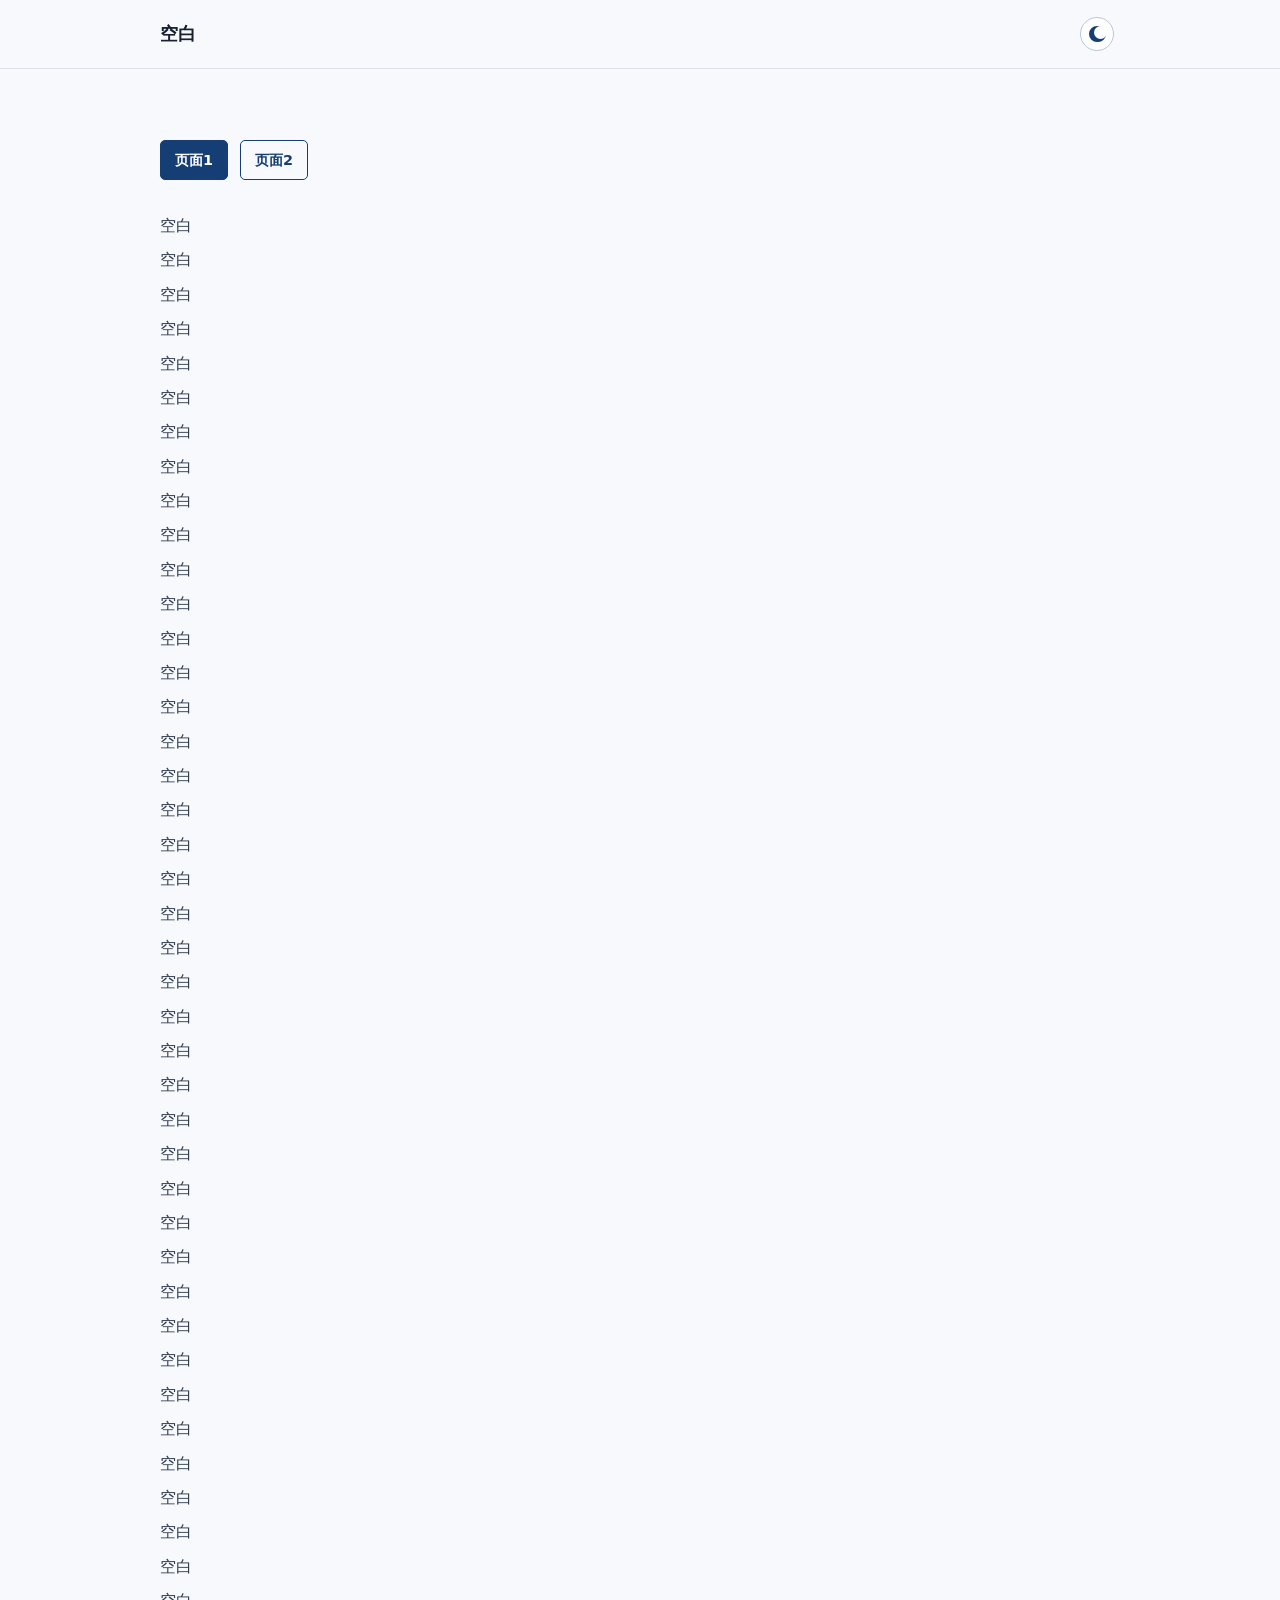
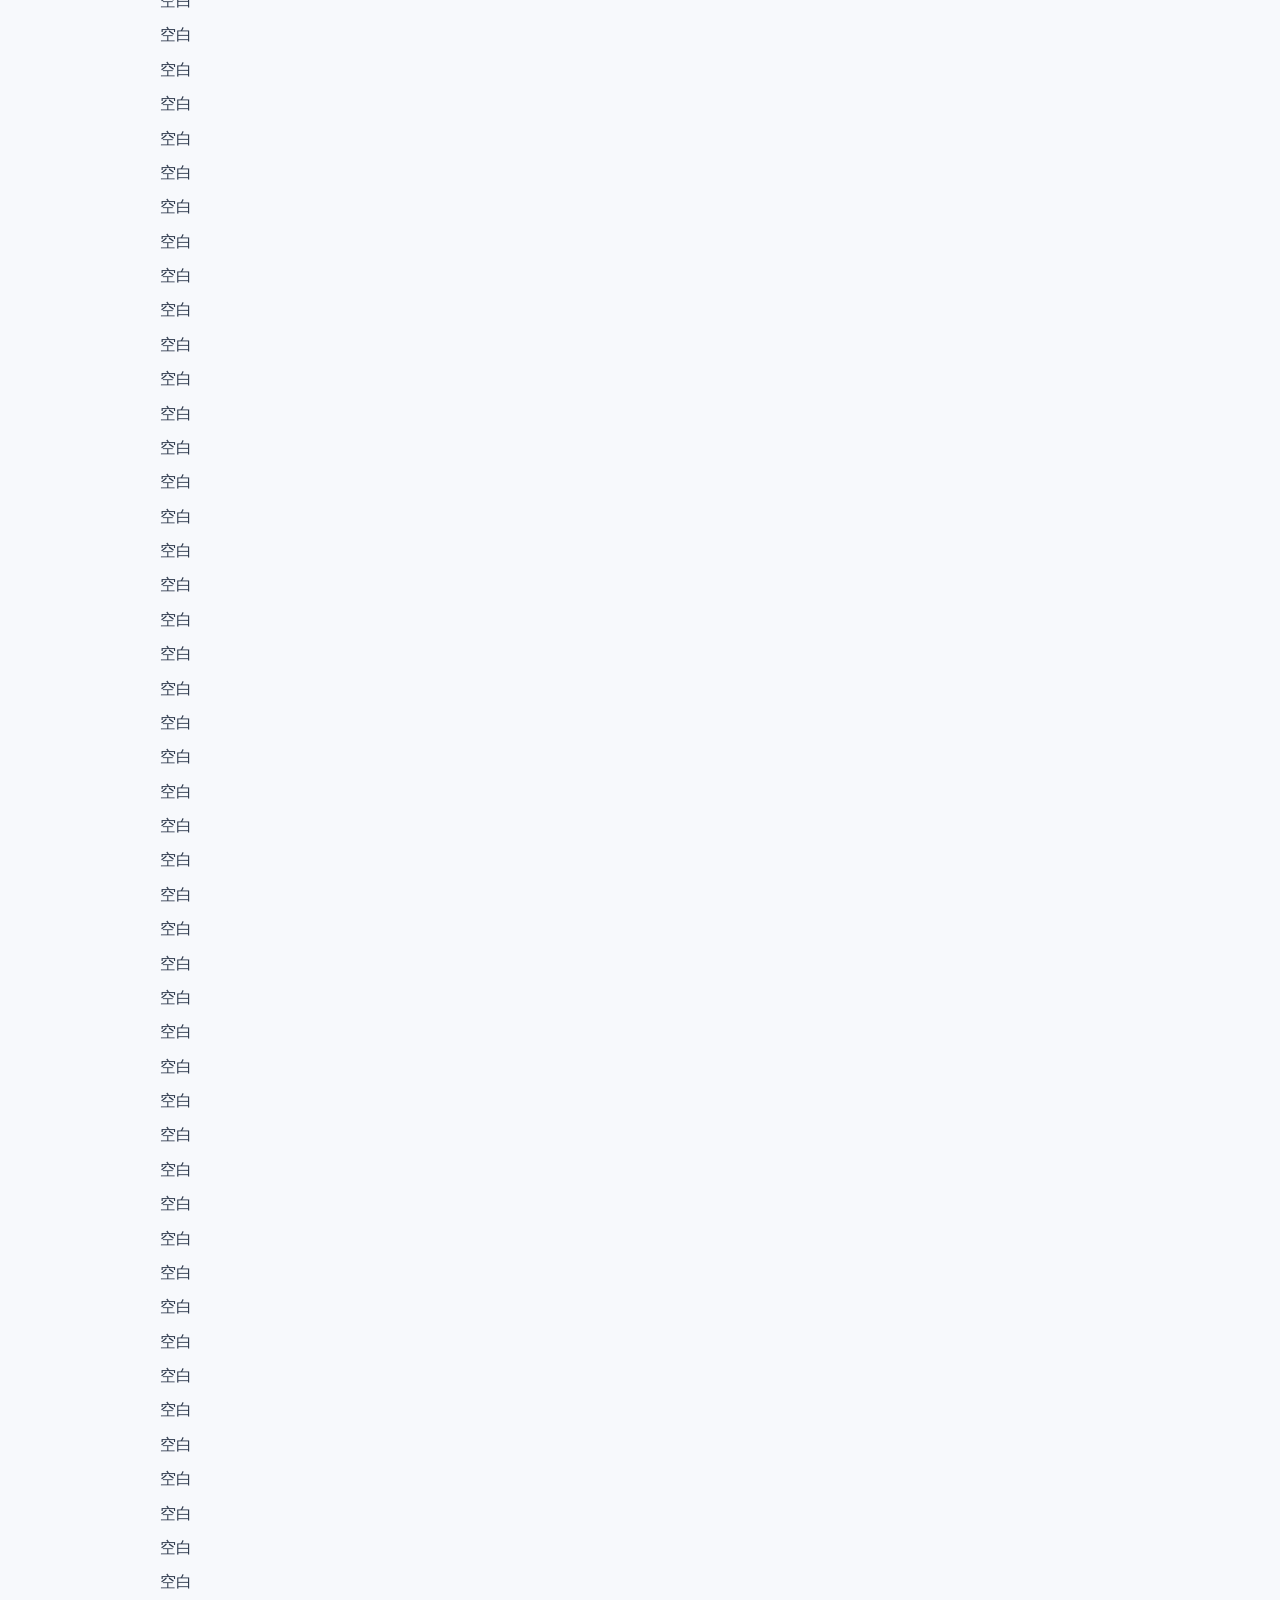
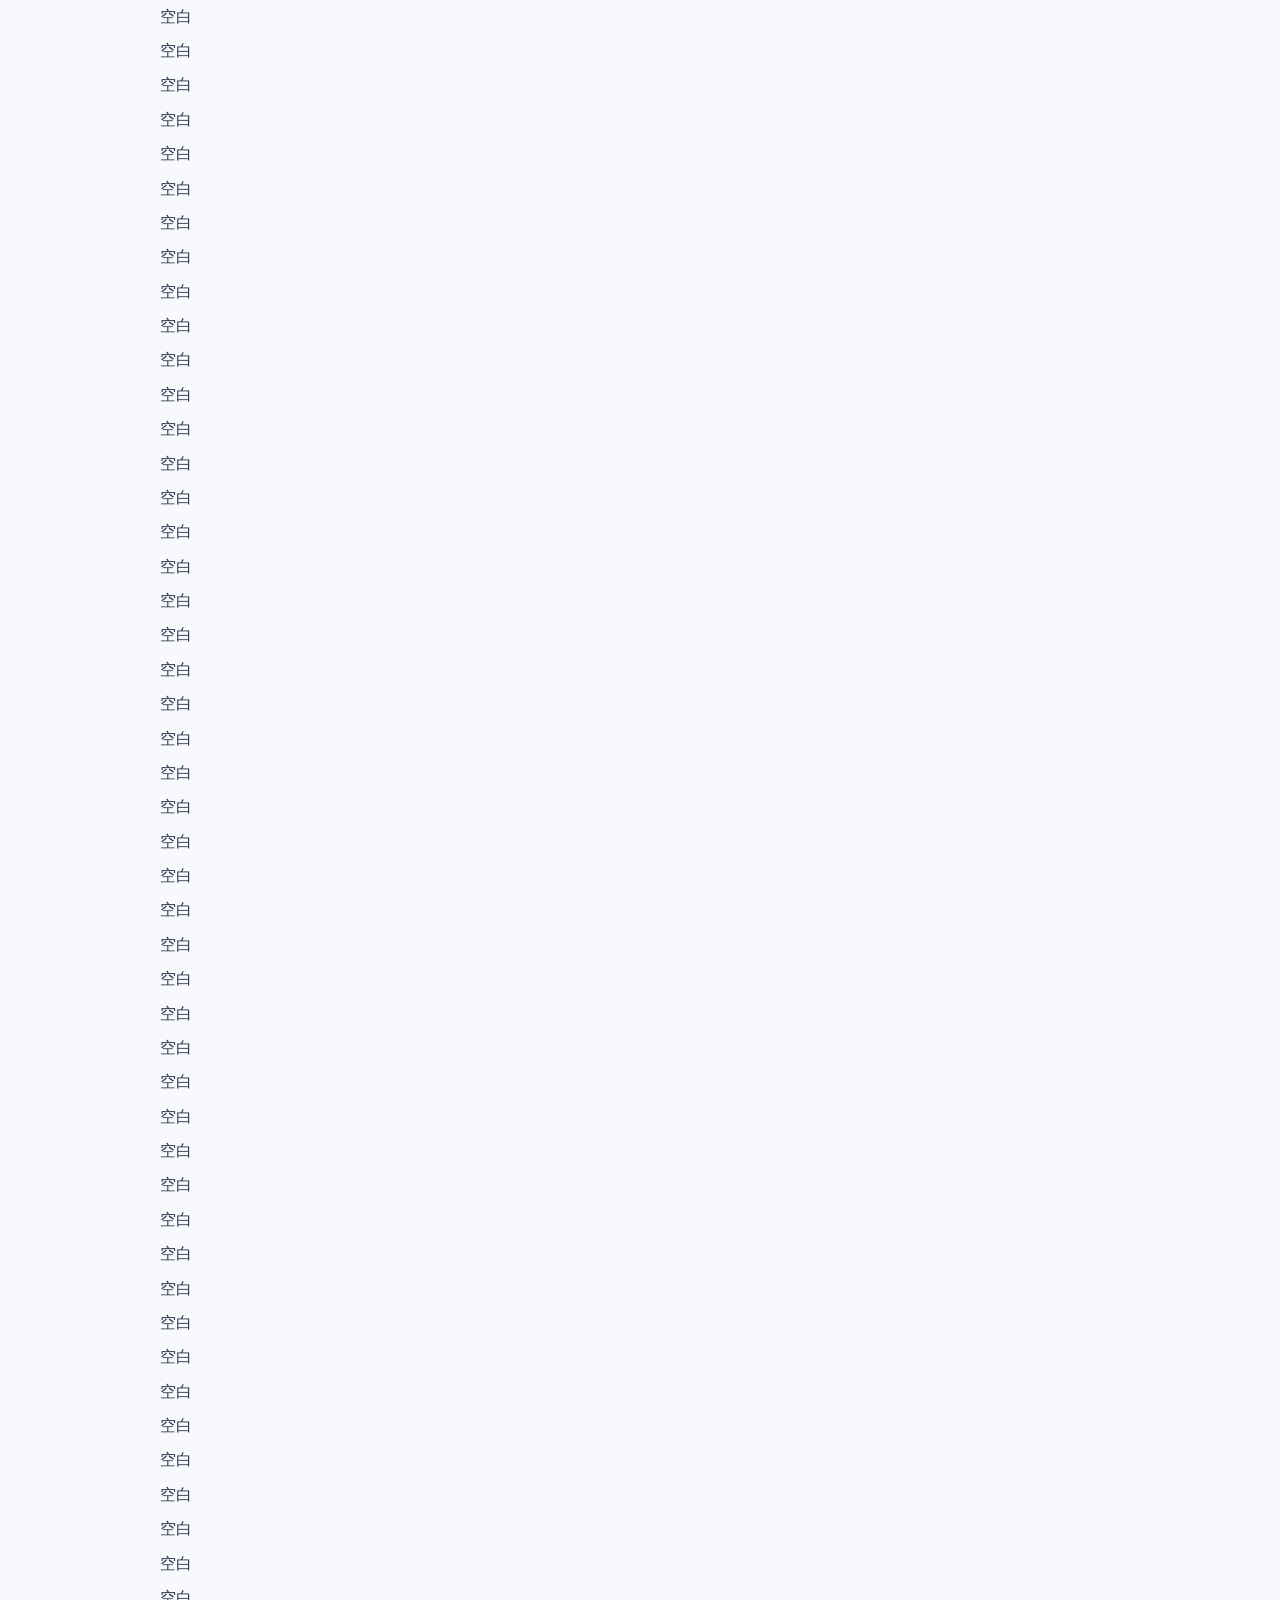
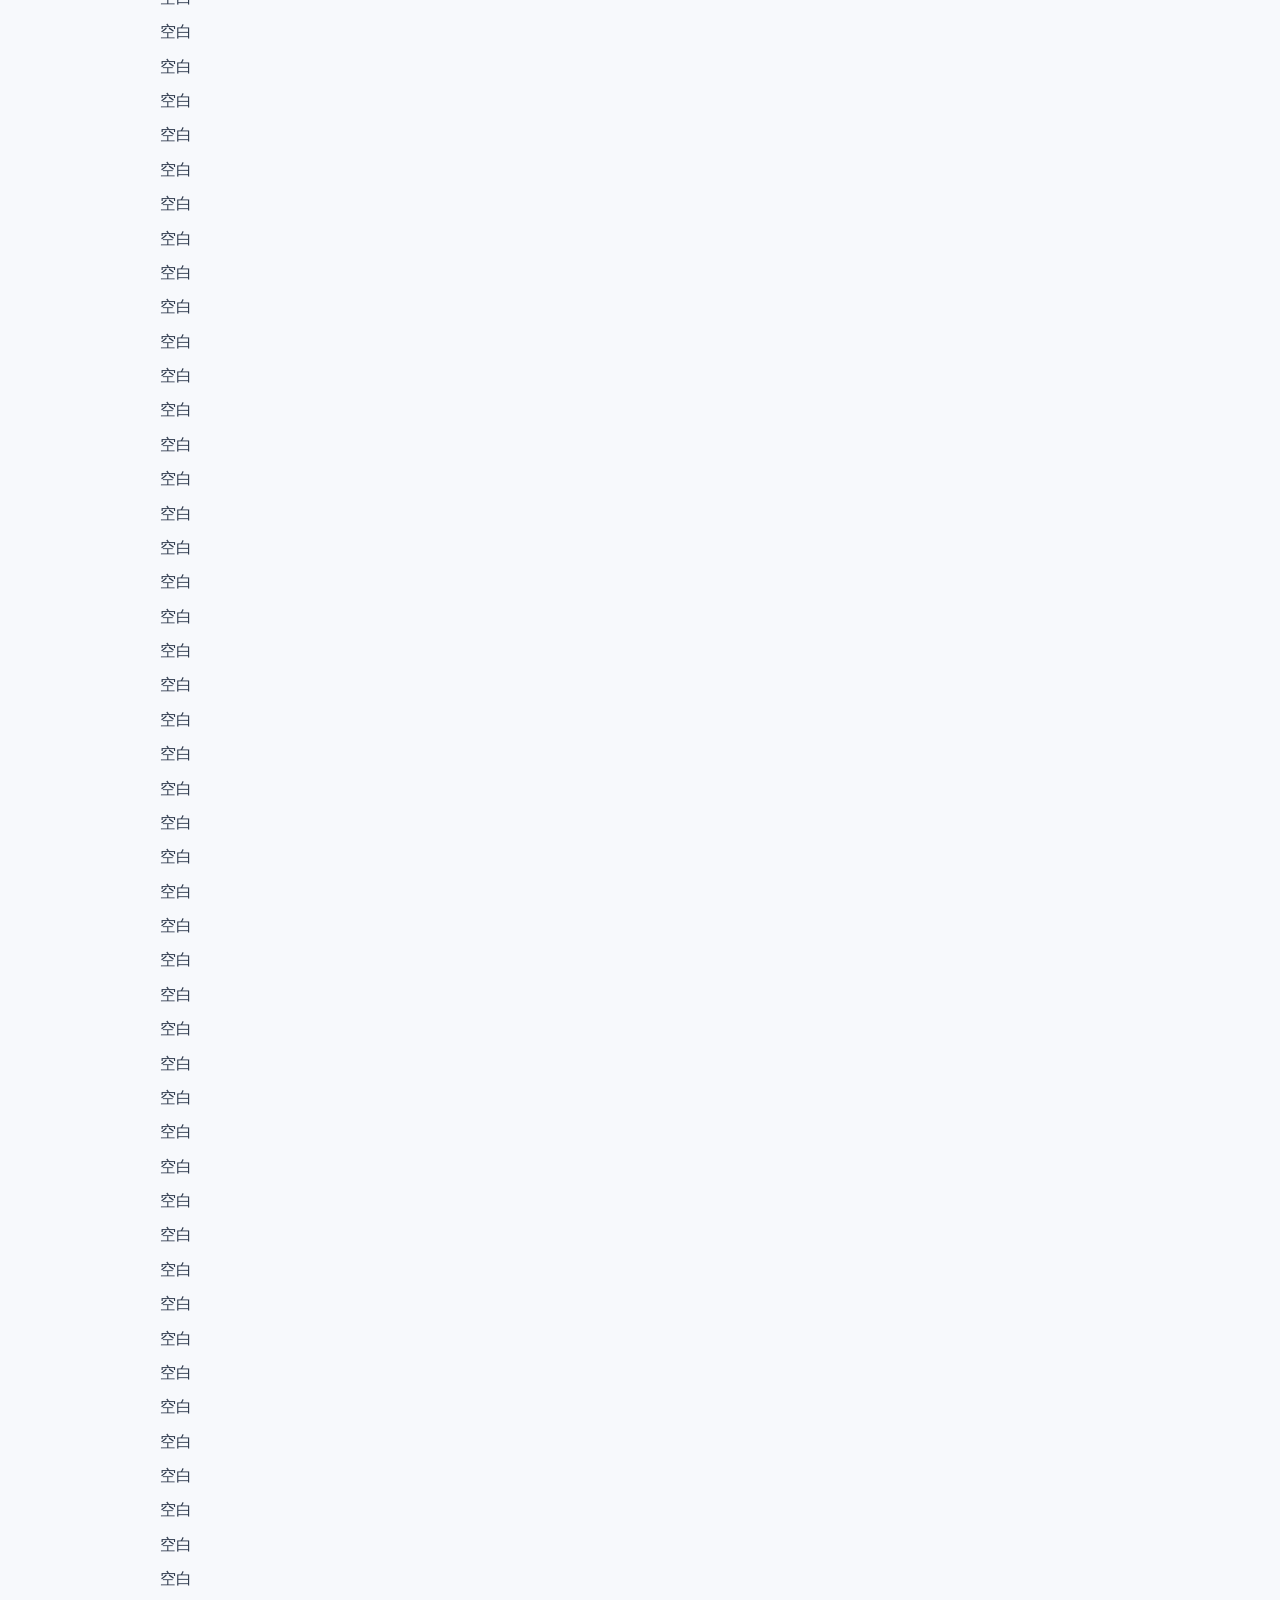
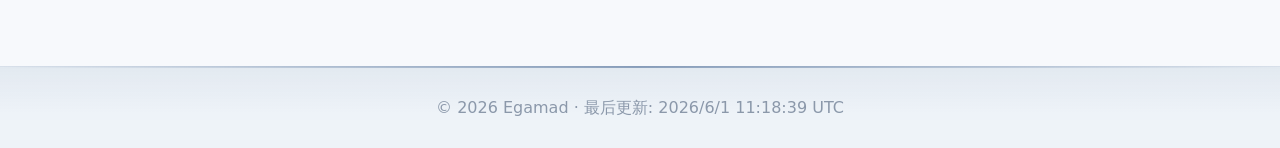
<file: tools/blank/index.html>
<!DOCTYPE html><html lang="zh-CN" data-layout="simple"> <head><meta charset="UTF-8"><meta name="viewport" content="width=device-width, initial-scale=1.0"><meta name="description" content="用于测试一个小工具生成多个工具箱入口的空白工具。"><meta name="generator" content="Astro v6.4.2"><meta name="site-version" content="e42d68d009aa520692b588f45a4c10250c3b71d7"><link rel="icon" type="image/png" href="/images/favicon.png?v=e42d68d009aa520692b588f45a4c10250c3b71d7"><link rel="apple-touch-icon" href="/images/favicon.png?v=e42d68d009aa520692b588f45a4c10250c3b71d7"><title>空白 - Egamad</title><script>(function(){const darkLabel = "切换到深色模式";
const lightLabel = "切换到浅色模式";

      (() => {
        const storageKey = "site-theme";
        const root = document.documentElement;

        const getStoredTheme = () => {
          try {
            return localStorage.getItem(storageKey);
          } catch {
            return null;
          }
        };

        const setStoredTheme = (theme) => {
          try {
            localStorage.setItem(storageKey, theme);
          } catch {}
        };

        const applyTheme = (theme) => {
          const nextTheme = theme === "dark" ? "dark" : "light";
          root.dataset.theme = nextTheme;

          document.querySelectorAll("[data-theme-toggle]").forEach((button) => {
            const isDark = nextTheme === "dark";
            button.setAttribute("aria-pressed", String(isDark));
            button.setAttribute("aria-label", isDark ? lightLabel : darkLabel);
          });
        };

        applyTheme(getStoredTheme() ?? "light");

        const bindThemeToggle = () => {
          applyTheme(getStoredTheme() ?? root.dataset.theme ?? "light");
          document.querySelectorAll("[data-theme-toggle]").forEach((button) => {
            button.addEventListener("click", () => {
              const nextTheme = root.dataset.theme === "dark" ? "light" : "dark";
              setStoredTheme(nextTheme);
              applyTheme(nextTheme);
            });
          });
        };

        if (document.readyState === "loading") {
          document.addEventListener("DOMContentLoaded", bindThemeToggle, { once: true });
        } else {
          bindThemeToggle();
        }
      })();
    })();</script><script>
      (() => {
        const root = document.documentElement;

        const setMenuOpen = (open) => {
          root.dataset.menuOpen = open ? "true" : "false";
          document.body.style.overflow = open ? "hidden" : "";

          document.querySelectorAll("[data-menu-toggle]").forEach((button) => {
            button.setAttribute("aria-expanded", String(open));
          });

          document.querySelectorAll("[data-mobile-menu]").forEach((menu) => {
            menu.setAttribute("aria-hidden", String(!open));
          });

          document.querySelectorAll("[data-menu-backdrop]").forEach((backdrop) => {
            backdrop.hidden = !open;
          });
        };

        const bindMenu = () => {
          setMenuOpen(false);

          document.querySelectorAll("[data-menu-toggle]").forEach((button) => {
            button.addEventListener("click", () => {
              setMenuOpen(root.dataset.menuOpen !== "true");
            });
          });

          document.querySelectorAll("[data-menu-close]").forEach((item) => {
            item.addEventListener("click", () => setMenuOpen(false));
          });

          document.addEventListener("keydown", (event) => {
            if (event.key === "Escape") setMenuOpen(false);
          });
        };

        if (document.readyState === "loading") {
          document.addEventListener("DOMContentLoaded", bindMenu, { once: true });
        } else {
          bindMenu();
        }
      })();
    </script><script>(function(){const siteVersion = "e42d68d009aa520692b588f45a4c10250c3b71d7";

      (() => {
        if (siteVersion === "local-dev") return;

        const versionUrl = `/site-version.json?ts=${Date.now()}`;

        fetch(versionUrl, { cache: "no-store" })
          .then((response) => (response.ok ? response.json() : null))
          .then((data) => {
            const latest = data && data.version;
            if (!latest || latest === siteVersion) return;

            const reloadKey = `site-version-reload:${latest}`;
            if (sessionStorage.getItem(reloadKey)) return;

            sessionStorage.setItem(reloadKey, "1");
            const nextUrl = new URL(window.location.href);
            nextUrl.searchParams.set("v", String(latest).slice(0, 12));
            window.location.replace(nextUrl.toString());
          })
          .catch(() => {});
      })();
    })();</script><script>
      (() => {
        const formatUpdatedTime = () => {
          const browserTimeZone = Intl.DateTimeFormat().resolvedOptions().timeZone;

          document.querySelectorAll("[data-build-timestamp]").forEach((node) => {
            const timestamp = node.getAttribute("data-build-timestamp");
            if (!timestamp) return;

            const date = new Date(timestamp);
            const pageLocale = document.documentElement.lang?.toLowerCase().startsWith("zh") ? "zh-CN" : "en-US";
            const timeZone = browserTimeZone || "Asia/Shanghai";

            try {
              const dateTime = new Intl.DateTimeFormat(pageLocale, {
                timeZone,
                year: "numeric",
                month: pageLocale === "zh-CN" ? "numeric" : "long",
                day: "numeric",
                hour: "2-digit",
                minute: "2-digit",
                second: "2-digit",
                hour12: false,
              }).format(date);
              const zoneName = new Intl.DateTimeFormat("en-US", {
                timeZone,
                timeZoneName: "short",
              }).formatToParts(date).find((part) => part.type === "timeZoneName")?.value;

              node.textContent = zoneName ? `${dateTime} ${zoneName}` : dateTime;
            } catch {}
          });
        };

        if (document.readyState === "loading") {
          document.addEventListener("DOMContentLoaded", formatUpdatedTime, { once: true });
        } else {
          formatUpdatedTime();
        }
      })();
    </script><style>.blank-home[data-astro-cid-ll5sqxig]{width:min(var(--max-width),calc(100% - 32px));margin:0 auto;padding:4.5rem 0 3rem;display:grid;gap:2rem}.blank-actions[data-astro-cid-ll5sqxig]{display:flex;flex-wrap:wrap;gap:.75rem;align-items:center}.blank-fill[data-astro-cid-ll5sqxig]{display:grid;gap:.45rem}.blank-fill[data-astro-cid-ll5sqxig] p[data-astro-cid-ll5sqxig]{margin:0;color:var(--text)}@media(max-width:700px),(max-width:760px)and (max-aspect-ratio:4 / 5){.blank-home[data-astro-cid-ll5sqxig]{padding:3rem 0 2.4rem}}
</style>
<link rel="stylesheet" href="/_astro/BaseLayout.gi9dx5BN.css"></head> <body> <div class="site-shell"> <header class="site-header"> <nav class="site-nav" aria-label="Primary navigation">  <a class="brand" href="/tools/blank/"> <span>空白</span> </a>  <div class="site-controls" aria-label="站点控制">  <button class="theme-toggle" type="button" aria-label="切换深色模式" aria-pressed="false" data-theme-toggle> <span class="theme-icon" aria-hidden="true"></span> </button>  </div> </nav> </header>  <main class="main-content">   <div class="blank-home" data-astro-cid-ll5sqxig> <div class="blank-actions" aria-label="页面入口" data-astro-cid-ll5sqxig> <a class="button" href="/tools/blank/page-1/" data-astro-cid-ll5sqxig>页面1</a> <a class="button secondary" href="/tools/blank/page-2/" data-astro-cid-ll5sqxig>页面2</a> </div> <div class="blank-fill" aria-label="空白占位文本" data-astro-cid-ll5sqxig> <p data-astro-cid-ll5sqxig>空白</p><p data-astro-cid-ll5sqxig>空白</p><p data-astro-cid-ll5sqxig>空白</p><p data-astro-cid-ll5sqxig>空白</p><p data-astro-cid-ll5sqxig>空白</p><p data-astro-cid-ll5sqxig>空白</p><p data-astro-cid-ll5sqxig>空白</p><p data-astro-cid-ll5sqxig>空白</p><p data-astro-cid-ll5sqxig>空白</p><p data-astro-cid-ll5sqxig>空白</p><p data-astro-cid-ll5sqxig>空白</p><p data-astro-cid-ll5sqxig>空白</p><p data-astro-cid-ll5sqxig>空白</p><p data-astro-cid-ll5sqxig>空白</p><p data-astro-cid-ll5sqxig>空白</p><p data-astro-cid-ll5sqxig>空白</p><p data-astro-cid-ll5sqxig>空白</p><p data-astro-cid-ll5sqxig>空白</p><p data-astro-cid-ll5sqxig>空白</p><p data-astro-cid-ll5sqxig>空白</p><p data-astro-cid-ll5sqxig>空白</p><p data-astro-cid-ll5sqxig>空白</p><p data-astro-cid-ll5sqxig>空白</p><p data-astro-cid-ll5sqxig>空白</p><p data-astro-cid-ll5sqxig>空白</p><p data-astro-cid-ll5sqxig>空白</p><p data-astro-cid-ll5sqxig>空白</p><p data-astro-cid-ll5sqxig>空白</p><p data-astro-cid-ll5sqxig>空白</p><p data-astro-cid-ll5sqxig>空白</p><p data-astro-cid-ll5sqxig>空白</p><p data-astro-cid-ll5sqxig>空白</p><p data-astro-cid-ll5sqxig>空白</p><p data-astro-cid-ll5sqxig>空白</p><p data-astro-cid-ll5sqxig>空白</p><p data-astro-cid-ll5sqxig>空白</p><p data-astro-cid-ll5sqxig>空白</p><p data-astro-cid-ll5sqxig>空白</p><p data-astro-cid-ll5sqxig>空白</p><p data-astro-cid-ll5sqxig>空白</p><p data-astro-cid-ll5sqxig>空白</p><p data-astro-cid-ll5sqxig>空白</p><p data-astro-cid-ll5sqxig>空白</p><p data-astro-cid-ll5sqxig>空白</p><p data-astro-cid-ll5sqxig>空白</p><p data-astro-cid-ll5sqxig>空白</p><p data-astro-cid-ll5sqxig>空白</p><p data-astro-cid-ll5sqxig>空白</p><p data-astro-cid-ll5sqxig>空白</p><p data-astro-cid-ll5sqxig>空白</p><p data-astro-cid-ll5sqxig>空白</p><p data-astro-cid-ll5sqxig>空白</p><p data-astro-cid-ll5sqxig>空白</p><p data-astro-cid-ll5sqxig>空白</p><p data-astro-cid-ll5sqxig>空白</p><p data-astro-cid-ll5sqxig>空白</p><p data-astro-cid-ll5sqxig>空白</p><p data-astro-cid-ll5sqxig>空白</p><p data-astro-cid-ll5sqxig>空白</p><p data-astro-cid-ll5sqxig>空白</p><p data-astro-cid-ll5sqxig>空白</p><p data-astro-cid-ll5sqxig>空白</p><p data-astro-cid-ll5sqxig>空白</p><p data-astro-cid-ll5sqxig>空白</p><p data-astro-cid-ll5sqxig>空白</p><p data-astro-cid-ll5sqxig>空白</p><p data-astro-cid-ll5sqxig>空白</p><p data-astro-cid-ll5sqxig>空白</p><p data-astro-cid-ll5sqxig>空白</p><p data-astro-cid-ll5sqxig>空白</p><p data-astro-cid-ll5sqxig>空白</p><p data-astro-cid-ll5sqxig>空白</p><p data-astro-cid-ll5sqxig>空白</p><p data-astro-cid-ll5sqxig>空白</p><p data-astro-cid-ll5sqxig>空白</p><p data-astro-cid-ll5sqxig>空白</p><p data-astro-cid-ll5sqxig>空白</p><p data-astro-cid-ll5sqxig>空白</p><p data-astro-cid-ll5sqxig>空白</p><p data-astro-cid-ll5sqxig>空白</p><p data-astro-cid-ll5sqxig>空白</p><p data-astro-cid-ll5sqxig>空白</p><p data-astro-cid-ll5sqxig>空白</p><p data-astro-cid-ll5sqxig>空白</p><p data-astro-cid-ll5sqxig>空白</p><p data-astro-cid-ll5sqxig>空白</p><p data-astro-cid-ll5sqxig>空白</p><p data-astro-cid-ll5sqxig>空白</p><p data-astro-cid-ll5sqxig>空白</p><p data-astro-cid-ll5sqxig>空白</p><p data-astro-cid-ll5sqxig>空白</p><p data-astro-cid-ll5sqxig>空白</p><p data-astro-cid-ll5sqxig>空白</p><p data-astro-cid-ll5sqxig>空白</p><p data-astro-cid-ll5sqxig>空白</p><p data-astro-cid-ll5sqxig>空白</p><p data-astro-cid-ll5sqxig>空白</p><p data-astro-cid-ll5sqxig>空白</p><p data-astro-cid-ll5sqxig>空白</p><p data-astro-cid-ll5sqxig>空白</p><p data-astro-cid-ll5sqxig>空白</p><p data-astro-cid-ll5sqxig>空白</p><p data-astro-cid-ll5sqxig>空白</p><p data-astro-cid-ll5sqxig>空白</p><p data-astro-cid-ll5sqxig>空白</p><p data-astro-cid-ll5sqxig>空白</p><p data-astro-cid-ll5sqxig>空白</p><p data-astro-cid-ll5sqxig>空白</p><p data-astro-cid-ll5sqxig>空白</p><p data-astro-cid-ll5sqxig>空白</p><p data-astro-cid-ll5sqxig>空白</p><p data-astro-cid-ll5sqxig>空白</p><p data-astro-cid-ll5sqxig>空白</p><p data-astro-cid-ll5sqxig>空白</p><p data-astro-cid-ll5sqxig>空白</p><p data-astro-cid-ll5sqxig>空白</p><p data-astro-cid-ll5sqxig>空白</p><p data-astro-cid-ll5sqxig>空白</p><p data-astro-cid-ll5sqxig>空白</p><p data-astro-cid-ll5sqxig>空白</p><p data-astro-cid-ll5sqxig>空白</p><p data-astro-cid-ll5sqxig>空白</p><p data-astro-cid-ll5sqxig>空白</p><p data-astro-cid-ll5sqxig>空白</p><p data-astro-cid-ll5sqxig>空白</p><p data-astro-cid-ll5sqxig>空白</p><p data-astro-cid-ll5sqxig>空白</p><p data-astro-cid-ll5sqxig>空白</p><p data-astro-cid-ll5sqxig>空白</p><p data-astro-cid-ll5sqxig>空白</p><p data-astro-cid-ll5sqxig>空白</p><p data-astro-cid-ll5sqxig>空白</p><p data-astro-cid-ll5sqxig>空白</p><p data-astro-cid-ll5sqxig>空白</p><p data-astro-cid-ll5sqxig>空白</p><p data-astro-cid-ll5sqxig>空白</p><p data-astro-cid-ll5sqxig>空白</p><p data-astro-cid-ll5sqxig>空白</p><p data-astro-cid-ll5sqxig>空白</p><p data-astro-cid-ll5sqxig>空白</p><p data-astro-cid-ll5sqxig>空白</p><p data-astro-cid-ll5sqxig>空白</p><p data-astro-cid-ll5sqxig>空白</p><p data-astro-cid-ll5sqxig>空白</p><p data-astro-cid-ll5sqxig>空白</p><p data-astro-cid-ll5sqxig>空白</p><p data-astro-cid-ll5sqxig>空白</p><p data-astro-cid-ll5sqxig>空白</p><p data-astro-cid-ll5sqxig>空白</p><p data-astro-cid-ll5sqxig>空白</p><p data-astro-cid-ll5sqxig>空白</p><p data-astro-cid-ll5sqxig>空白</p><p data-astro-cid-ll5sqxig>空白</p><p data-astro-cid-ll5sqxig>空白</p><p data-astro-cid-ll5sqxig>空白</p><p data-astro-cid-ll5sqxig>空白</p><p data-astro-cid-ll5sqxig>空白</p><p data-astro-cid-ll5sqxig>空白</p><p data-astro-cid-ll5sqxig>空白</p><p data-astro-cid-ll5sqxig>空白</p><p data-astro-cid-ll5sqxig>空白</p><p data-astro-cid-ll5sqxig>空白</p><p data-astro-cid-ll5sqxig>空白</p><p data-astro-cid-ll5sqxig>空白</p><p data-astro-cid-ll5sqxig>空白</p><p data-astro-cid-ll5sqxig>空白</p><p data-astro-cid-ll5sqxig>空白</p><p data-astro-cid-ll5sqxig>空白</p><p data-astro-cid-ll5sqxig>空白</p><p data-astro-cid-ll5sqxig>空白</p><p data-astro-cid-ll5sqxig>空白</p><p data-astro-cid-ll5sqxig>空白</p><p data-astro-cid-ll5sqxig>空白</p><p data-astro-cid-ll5sqxig>空白</p><p data-astro-cid-ll5sqxig>空白</p><p data-astro-cid-ll5sqxig>空白</p><p data-astro-cid-ll5sqxig>空白</p><p data-astro-cid-ll5sqxig>空白</p><p data-astro-cid-ll5sqxig>空白</p><p data-astro-cid-ll5sqxig>空白</p> </div> </div>   </main> <footer class="site-footer site-footer-meta-only"> <div class="site-footer-inner">  <p class="footer-meta">
© 2026 Egamad · 最后更新: <span data-build-timestamp="2026-06-01T11:18:39.586Z">2026/6/1 19:18:39 GMT+8</span> </p> </div> </footer> </div> </body></html>
</file>
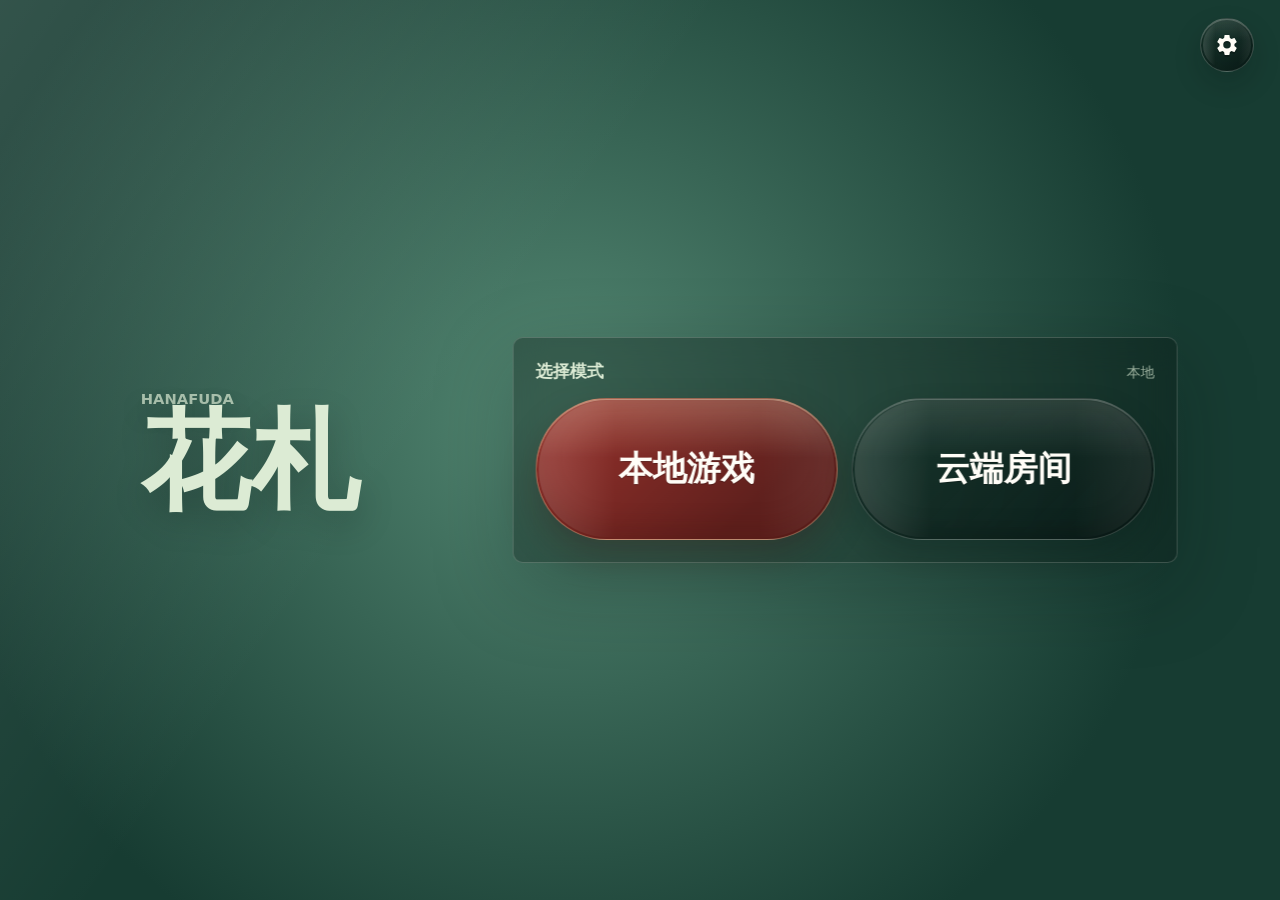
<file: tools/hanafuda/index.html>
<!DOCTYPE html><html lang="zh-CN" data-layout="simple" data-tool-fullscreen="true"> <head><meta charset="UTF-8"><meta name="viewport" content="width=device-width, initial-scale=1.0"><meta name="description" content="目前只支持こいこい规则的单机和联机游戏。"><meta name="generator" content="Astro v6.4.2"><meta name="site-version" content="58f1edc60427f2166568a3724cea32cec1711e36"><link rel="icon" type="image/png" href="/images/favicon.png?v=58f1edc60427f2166568a3724cea32cec1711e36"><link rel="apple-touch-icon" href="/images/favicon.png?v=58f1edc60427f2166568a3724cea32cec1711e36"><title>花札 - Egamad</title><script>
      (() => {
        const root = document.documentElement;
        root.dataset.headerBooting = "true";

        const clearHeaderBooting = () => {
          window.requestAnimationFrame(() => {
            window.requestAnimationFrame(() => {
              delete root.dataset.headerBooting;
            });
          });
        };

        if (document.readyState === "loading") {
          document.addEventListener("DOMContentLoaded", clearHeaderBooting, { once: true });
        } else {
          clearHeaderBooting();
        }
      })();
    </script><script>(function(){const darkLabel = "切换到深色模式";
const lightLabel = "切换到浅色模式";

      (() => {
        const storageKey = "site-theme";
        const root = document.documentElement;

        const getStoredTheme = () => {
          try {
            return localStorage.getItem(storageKey);
          } catch {
            return null;
          }
        };

        const setStoredTheme = (theme) => {
          try {
            localStorage.setItem(storageKey, theme);
          } catch {}
        };

        let themeTransitionReset = 0;

        const withoutThemeTransition = (callback) => {
          root.dataset.themeChanging = "true";
          callback();
          window.cancelAnimationFrame(themeTransitionReset);
          themeTransitionReset = window.requestAnimationFrame(() => {
            themeTransitionReset = window.requestAnimationFrame(() => {
              delete root.dataset.themeChanging;
            });
          });
        };

        const applyTheme = (theme, options = {}) => {
          const nextTheme = theme === "dark" ? "dark" : "light";
          const commitTheme = () => {
            root.dataset.theme = nextTheme;

            document.querySelectorAll("[data-theme-toggle]").forEach((button) => {
              const isDark = nextTheme === "dark";
              button.setAttribute("aria-pressed", String(isDark));
              button.setAttribute("aria-label", isDark ? lightLabel : darkLabel);
            });
          };

          if (options.instant) {
            withoutThemeTransition(commitTheme);
          } else {
            commitTheme();
          }
        };

        applyTheme(getStoredTheme() ?? "light");

        const bindThemeToggle = () => {
          applyTheme(getStoredTheme() ?? root.dataset.theme ?? "light");
          document.querySelectorAll("[data-theme-toggle]").forEach((button) => {
            button.addEventListener("click", () => {
              const nextTheme = root.dataset.theme === "dark" ? "light" : "dark";
              setStoredTheme(nextTheme);
              applyTheme(nextTheme, { instant: true });
            });
          });
        };

        if (document.readyState === "loading") {
          document.addEventListener("DOMContentLoaded", bindThemeToggle, { once: true });
        } else {
          bindThemeToggle();
        }
      })();
    })();</script><script>
      (() => {
        const root = document.documentElement;

        const setMenuOpen = (open) => {
          root.dataset.menuOpen = open ? "true" : "false";
          document.body.style.overflow = open ? "hidden" : "";

          document.querySelectorAll("[data-menu-toggle]").forEach((button) => {
            button.setAttribute("aria-expanded", String(open));
          });

          document.querySelectorAll("[data-mobile-menu]").forEach((menu) => {
            menu.setAttribute("aria-hidden", String(!open));
          });

          document.querySelectorAll("[data-menu-backdrop]").forEach((backdrop) => {
            backdrop.hidden = !open;
          });
        };

        const bindMenu = () => {
          setMenuOpen(false);

          document.querySelectorAll("[data-menu-toggle]").forEach((button) => {
            button.addEventListener("click", () => {
              setMenuOpen(root.dataset.menuOpen !== "true");
            });
          });

          document.querySelectorAll("[data-menu-close]").forEach((item) => {
            item.addEventListener("click", () => setMenuOpen(false));
          });

          document.addEventListener("keydown", (event) => {
            if (event.key === "Escape") setMenuOpen(false);
          });
        };

        if (document.readyState === "loading") {
          document.addEventListener("DOMContentLoaded", bindMenu, { once: true });
        } else {
          bindMenu();
        }
      })();
    </script><script>(function(){const siteVersion = "58f1edc60427f2166568a3724cea32cec1711e36";

      (() => {
        if (siteVersion === "local-dev") return;

        const versionUrl = `/site-version.json?ts=${Date.now()}`;

        fetch(versionUrl, { cache: "no-store" })
          .then((response) => (response.ok ? response.json() : null))
          .then((data) => {
            const latest = data && data.version;
            if (!latest || latest === siteVersion) return;

            const reloadKey = `site-version-reload:${latest}`;
            if (sessionStorage.getItem(reloadKey)) return;

            sessionStorage.setItem(reloadKey, "1");
            const nextUrl = new URL(window.location.href);
            nextUrl.searchParams.set("v", String(latest).slice(0, 12));
            window.location.replace(nextUrl.toString());
          })
          .catch(() => {});
      })();
    })();</script><script>
      (() => {
        const formatUpdatedTime = () => {
          const browserTimeZone = Intl.DateTimeFormat().resolvedOptions().timeZone;

          document.querySelectorAll("[data-build-timestamp]").forEach((node) => {
            const timestamp = node.getAttribute("data-build-timestamp");
            if (!timestamp) return;

            const date = new Date(timestamp);
            const pageLocale = document.documentElement.lang?.toLowerCase().startsWith("zh") ? "zh-CN" : "en-US";
            const timeZone = browserTimeZone || "Asia/Shanghai";

            try {
              const dateTime = new Intl.DateTimeFormat(pageLocale, {
                timeZone,
                year: "numeric",
                month: pageLocale === "zh-CN" ? "numeric" : "long",
                day: "numeric",
                hour: "2-digit",
                minute: "2-digit",
                second: "2-digit",
                hour12: false,
              }).format(date);
              const zoneName = new Intl.DateTimeFormat("en-US", {
                timeZone,
                timeZoneName: "short",
              }).formatToParts(date).find((part) => part.type === "timeZoneName")?.value;

              node.textContent = zoneName ? `${dateTime} ${zoneName}` : dateTime;
            } catch {}
          });
        };

        if (document.readyState === "loading") {
          document.addEventListener("DOMContentLoaded", formatUpdatedTime, { once: true });
        } else {
          formatUpdatedTime();
        }
      })();
    </script><link rel="stylesheet" href="/_astro/BaseLayout.DNlfDnOT.css">
<link rel="stylesheet" href="/_astro/index.qGzxiB6w.css"></head> <body> <div class="site-shell"> <header class="site-header"> <nav class="site-nav" aria-label="Primary navigation">  <span class="tool-header-leading-slot" data-tool-header-leading data-empty="true">  </span> <a class="brand" href="/tools/hanafuda/"> <span>花札</span> </a>  <div class="site-controls" aria-label="站点控制"> <span class="tool-header-actions-slot" data-tool-header-actions data-empty="true">   </span>  <button class="theme-toggle" type="button" aria-label="切换深色模式" aria-pressed="false" data-theme-toggle> <span class="theme-icon" aria-hidden="true"></span> </button>   </div> </nav> </header>  <main class="main-content">   <style>
    .hf-app[data-display-ready="false"] {
      visibility: hidden;
    }
  </style> <style>astro-island,astro-slot,astro-static-slot{display:contents}</style><script>(()=>{var e=async t=>{await(await t())()};(self.Astro||(self.Astro={})).load=e;window.dispatchEvent(new Event("astro:load"));})();</script><script>(()=>{var g=Object.defineProperty;var w=(c,s,d)=>s in c?g(c,s,{enumerable:!0,configurable:!0,writable:!0,value:d}):c[s]=d;var l=(c,s,d)=>w(c,typeof s!="symbol"?s+"":s,d);var E=new Set(["__proto__","constructor","prototype"]);{let c={0:t=>y(t),1:t=>d(t),2:t=>new RegExp(t),3:t=>new Date(t),4:t=>new Map(d(t)),5:t=>new Set(d(t)),6:t=>BigInt(t),7:t=>new URL(t),8:t=>new Uint8Array(t),9:t=>new Uint16Array(t),10:t=>new Uint32Array(t),11:t=>Number.POSITIVE_INFINITY*t},s=t=>{let[p,e]=t;return p in c?c[p](e):void 0},d=t=>t.map(s),y=t=>typeof t!="object"||t===null?t:Object.fromEntries(Object.entries(t).map(([p,e])=>[p,s(e)]));class f extends HTMLElement{constructor(){super(...arguments);l(this,"Component");l(this,"hydrator");l(this,"hydrate",async()=>{var b;if(!this.hydrator||!this.isConnected)return;let e=(b=this.parentElement)==null?void 0:b.closest("astro-island[ssr]");if(e){e.addEventListener("astro:hydrate",this.hydrate,{once:!0});return}let n=this.querySelectorAll("astro-slot"),r={},i=this.querySelectorAll("template[data-astro-template]");for(let o of i){let a=o.closest(this.tagName);a!=null&&a.isSameNode(this)&&(r[o.getAttribute("data-astro-template")||"default"]=o.innerHTML,o.remove())}for(let o of n){let a=o.closest(this.tagName);a!=null&&a.isSameNode(this)&&(r[o.getAttribute("name")||"default"]=o.innerHTML)}let u;try{u=this.hasAttribute("props")?y(JSON.parse(this.getAttribute("props"))):{}}catch(o){let a=this.getAttribute("component-url")||"<unknown>",v=this.getAttribute("component-export");throw v&&(a+=` (export ${v})`),console.error(`[hydrate] Error parsing props for component ${a}`,this.getAttribute("props"),o),o}let h;await this.hydrator(this)(this.Component,u,r,{client:this.getAttribute("client")}),this.removeAttribute("ssr"),this.dispatchEvent(new CustomEvent("astro:hydrate"))});l(this,"unmount",()=>{this.isConnected||this.dispatchEvent(new CustomEvent("astro:unmount"))})}disconnectedCallback(){document.removeEventListener("astro:after-swap",this.unmount),document.addEventListener("astro:after-swap",this.unmount,{once:!0})}connectedCallback(){if(!this.hasAttribute("await-children")||document.readyState==="interactive"||document.readyState==="complete")this.childrenConnectedCallback();else{let e=()=>{document.removeEventListener("DOMContentLoaded",e),n.disconnect(),this.childrenConnectedCallback()},n=new MutationObserver(()=>{var r;((r=this.lastChild)==null?void 0:r.nodeType)===Node.COMMENT_NODE&&this.lastChild.nodeValue==="astro:end"&&(this.lastChild.remove(),e())});n.observe(this,{childList:!0}),document.addEventListener("DOMContentLoaded",e)}}async childrenConnectedCallback(){let e=this.getAttribute("before-hydration-url");e&&await import(e),this.start()}getRetryImportUrl(e){let n=new URL(e,document.baseURI),r=`astro-retry=${Date.now()}`,i=n.hash.replace(/^#/,"");return n.hash=i?`${i}&${r}`:r,n.toString()}async importWithRetry(e){try{return await import(e)}catch(n){return await new Promise(r=>setTimeout(r,1e3)),import(this.getRetryImportUrl(e))}}handleHydrationError(e){let n=this.getAttribute("component-url"),r=new CustomEvent("astro:hydration-error",{cancelable:!0,bubbles:!0,composed:!0,detail:{error:e,componentUrl:n}});this.dispatchEvent(r)&&console.error(`[astro-island] Error hydrating ${n}`,e)}async start(){let e=JSON.parse(this.getAttribute("opts")),n=this.getAttribute("client");if(Astro[n]===void 0){window.addEventListener(`astro:${n}`,()=>this.start(),{once:!0});return}try{await Astro[n](async()=>{let r=this.getAttribute("renderer-url");try{let[i,{default:u}]=await Promise.all([this.importWithRetry(this.getAttribute("component-url")),r?this.importWithRetry(r):Promise.resolve({default:()=>()=>{}})]),h=this.getAttribute("component-export")||"default";if(h.includes(".")){this.Component=i;for(let m of h.split(".")){if(E.has(m)||!this.Component||typeof this.Component!="object"&&typeof this.Component!="function"||!Object.hasOwn(this.Component,m))throw new Error(`Invalid component export path: ${h}`);this.Component=this.Component[m]}}else{if(E.has(h))throw new Error(`Invalid component export path: ${h}`);this.Component=i[h]}return this.hydrator=u,this.hydrate}catch(i){return this.handleHydrationError(i),()=>{}}},e,this)}catch(r){this.handleHydrationError(r)}}attributeChangedCallback(){this.hydrate()}}l(f,"observedAttributes",["props"]),customElements.get("astro-island")||customElements.define("astro-island",f)}})();</script><astro-island uid="Z23FQU2" prefix="r1" component-url="/_astro/HanafudaApp.DGyhimUU.js" component-export="default" renderer-url="/_astro/client.DvDoVHDI.js" props="{}" ssr client="load" opts="{&quot;name&quot;:&quot;HanafudaApp&quot;,&quot;value&quot;:true}" await-children><main class="hf-app" data-table-cloth="classic" data-card-face="clean" data-language="zh" data-display-ready="false" aria-label="花札"><div class="hf-asset-preload" role="status" aria-live="polite" aria-label="资源加载 0%"><span>资源 0/51</span><strong>0<!-- -->%</strong><i style="--hf-asset-preload-progress:0%" aria-hidden="true"></i></div><section class="hf-lobby hf-lobby-entry"><button type="button" class="hf-settings-gear" aria-label="设置" title="设置"><img class="hf-gear-icon" src="data:image/svg+xml,%3csvg%20xmlns=&#x27;http://www.w3.org/2000/svg&#x27;%20viewBox=&#x27;0%200%2024%2024&#x27;%20role=&#x27;img&#x27;%20aria-label=&#x27;Settings&#x27;%3e%3c!--%20Material%20Icons%20settings%20glyph,%20Apache%20License%202.0.%20--%3e%3cpath%20fill=&#x27;%23fffdf7&#x27;%20d=&#x27;M19.43%2012.98c.04-.32.07-.65.07-.98s-.03-.66-.07-.98l2.11-1.65c.19-.15.24-.42.12-.64l-2-3.46c-.12-.22-.38-.31-.6-.22l-2.49%201c-.52-.4-1.08-.73-1.69-.98l-.38-2.65C14.46%202.18%2014.25%202%2014%202h-4c-.25%200-.46.18-.5.42l-.38%202.65c-.61.25-1.18.59-1.69.98l-2.49-1c-.23-.08-.48%200-.6.22l-2%203.46c-.13.22-.08.49.12.64l2.11%201.65c-.04.32-.07.65-.07.98s.03.66.07.98l-2.11%201.65c-.19.15-.24.42-.12.64l2%203.46c.12.22.38.31.6.22l2.49-1c.52.4%201.08.73%201.69.98l.38%202.65c.04.24.25.42.5.42h4c.25%200%20.46-.18.5-.42l.38-2.65c.61-.25%201.18-.59%201.69-.98l2.49%201c.23.08.48%200%20.6-.22l2-3.46c.12-.22.07-.49-.12-.64l-2.11-1.65zM12%2015.5A3.5%203.5%200%201%201%2012%208a3.5%203.5%200%200%201%200%207.5z&#x27;/%3e%3c/svg%3e" alt="" aria-hidden="true"/></button><div class="hf-lobby-main hf-entry-main"><div class="hf-title-block"><p class="hf-kicker">Hanafuda</p><h1>花札</h1></div><div class="hf-entry-stack"><div class="hf-room-panel hf-entry-panel"><div class="hf-panel-head"><h2>选择模式</h2><span>本地</span></div><div class="hf-mode-grid"><button type="button" class="hf-primary hf-mode-card"><strong>本地游戏</strong></button><button type="button" class="hf-mode-card"><strong>云端房间</strong></button></div></div></div></div></section></main><!--astro:end--></astro-island> <script>
    (() => {
      const valid = {
        tableCloth: new Set(["classic", "deep", "indigo"]),
        cardFace: new Set(["labeled", "clean"]),
        language: new Set(["zh", "ja"]),
      };
      const appElements = () => document.querySelectorAll(".hf-app");
      const revealApp = () => {
        appElements().forEach((element) => {
          element.dataset.displayReady = "true";
        });
      };

      try {
        const raw = window.localStorage.getItem("hanafuda:display-settings");
        if (raw) {
          const settings = JSON.parse(raw);
          appElements().forEach((element) => {
            if (valid.tableCloth.has(settings.tableCloth)) element.dataset.tableCloth = settings.tableCloth;
            if (valid.cardFace.has(settings.cardFace)) element.dataset.cardFace = settings.cardFace;
            if (valid.language.has(settings.language)) element.dataset.language = settings.language;
          });
        }
      } catch {
      } finally {
        revealApp();
      }
    })();
  </script>   </main> <footer class="site-footer site-footer-meta-only"> <div class="site-footer-inner">  <p class="footer-meta">
© 2026 Egamad · 最后更新: <span data-build-timestamp="2026-08-03T09:46:36.203Z">2026/8/3 17:46:36 GMT+8</span> </p> </div> </footer> </div> </body></html>
</file>
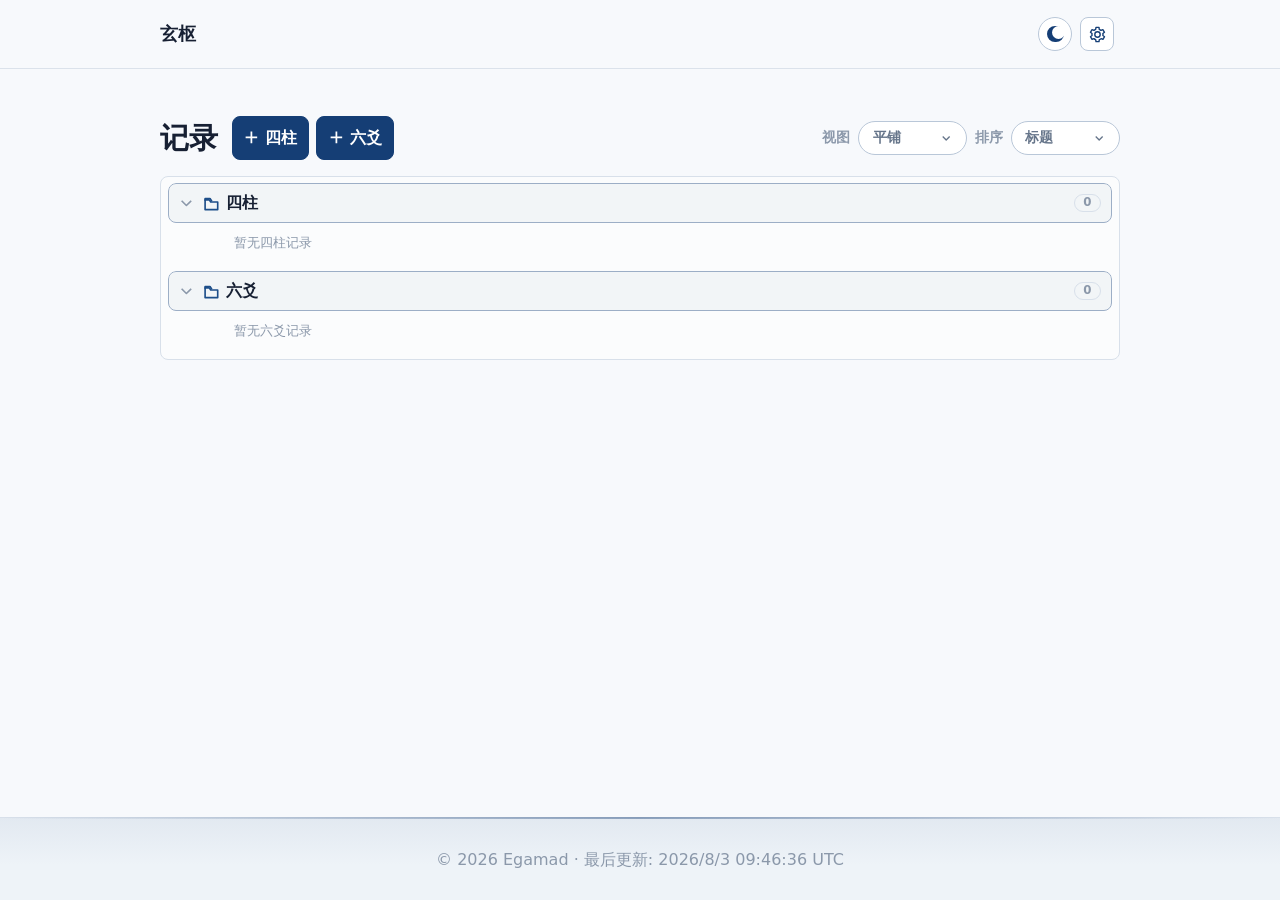
<file: tools/xuan-shu/index.html>
<!DOCTYPE html><html lang="zh-CN" data-layout="simple"> <head><meta charset="UTF-8"><meta name="viewport" content="width=device-width, initial-scale=1.0"><meta name="description" content="支持记录管理、元素批注以及个性化设置的四柱和六爻排盘工具。"><meta name="generator" content="Astro v6.4.2"><meta name="site-version" content="58f1edc60427f2166568a3724cea32cec1711e36"><link rel="icon" type="image/png" href="/images/favicon.png?v=58f1edc60427f2166568a3724cea32cec1711e36"><link rel="apple-touch-icon" href="/images/favicon.png?v=58f1edc60427f2166568a3724cea32cec1711e36"><title>玄枢 - Egamad</title><script>
      (() => {
        const root = document.documentElement;
        root.dataset.headerBooting = "true";

        const clearHeaderBooting = () => {
          window.requestAnimationFrame(() => {
            window.requestAnimationFrame(() => {
              delete root.dataset.headerBooting;
            });
          });
        };

        if (document.readyState === "loading") {
          document.addEventListener("DOMContentLoaded", clearHeaderBooting, { once: true });
        } else {
          clearHeaderBooting();
        }
      })();
    </script><script>(function(){const darkLabel = "切换到深色模式";
const lightLabel = "切换到浅色模式";

      (() => {
        const storageKey = "site-theme";
        const root = document.documentElement;

        const getStoredTheme = () => {
          try {
            return localStorage.getItem(storageKey);
          } catch {
            return null;
          }
        };

        const setStoredTheme = (theme) => {
          try {
            localStorage.setItem(storageKey, theme);
          } catch {}
        };

        let themeTransitionReset = 0;

        const withoutThemeTransition = (callback) => {
          root.dataset.themeChanging = "true";
          callback();
          window.cancelAnimationFrame(themeTransitionReset);
          themeTransitionReset = window.requestAnimationFrame(() => {
            themeTransitionReset = window.requestAnimationFrame(() => {
              delete root.dataset.themeChanging;
            });
          });
        };

        const applyTheme = (theme, options = {}) => {
          const nextTheme = theme === "dark" ? "dark" : "light";
          const commitTheme = () => {
            root.dataset.theme = nextTheme;

            document.querySelectorAll("[data-theme-toggle]").forEach((button) => {
              const isDark = nextTheme === "dark";
              button.setAttribute("aria-pressed", String(isDark));
              button.setAttribute("aria-label", isDark ? lightLabel : darkLabel);
            });
          };

          if (options.instant) {
            withoutThemeTransition(commitTheme);
          } else {
            commitTheme();
          }
        };

        applyTheme(getStoredTheme() ?? "light");

        const bindThemeToggle = () => {
          applyTheme(getStoredTheme() ?? root.dataset.theme ?? "light");
          document.querySelectorAll("[data-theme-toggle]").forEach((button) => {
            button.addEventListener("click", () => {
              const nextTheme = root.dataset.theme === "dark" ? "light" : "dark";
              setStoredTheme(nextTheme);
              applyTheme(nextTheme, { instant: true });
            });
          });
        };

        if (document.readyState === "loading") {
          document.addEventListener("DOMContentLoaded", bindThemeToggle, { once: true });
        } else {
          bindThemeToggle();
        }
      })();
    })();</script><script>
      (() => {
        const root = document.documentElement;

        const setMenuOpen = (open) => {
          root.dataset.menuOpen = open ? "true" : "false";
          document.body.style.overflow = open ? "hidden" : "";

          document.querySelectorAll("[data-menu-toggle]").forEach((button) => {
            button.setAttribute("aria-expanded", String(open));
          });

          document.querySelectorAll("[data-mobile-menu]").forEach((menu) => {
            menu.setAttribute("aria-hidden", String(!open));
          });

          document.querySelectorAll("[data-menu-backdrop]").forEach((backdrop) => {
            backdrop.hidden = !open;
          });
        };

        const bindMenu = () => {
          setMenuOpen(false);

          document.querySelectorAll("[data-menu-toggle]").forEach((button) => {
            button.addEventListener("click", () => {
              setMenuOpen(root.dataset.menuOpen !== "true");
            });
          });

          document.querySelectorAll("[data-menu-close]").forEach((item) => {
            item.addEventListener("click", () => setMenuOpen(false));
          });

          document.addEventListener("keydown", (event) => {
            if (event.key === "Escape") setMenuOpen(false);
          });
        };

        if (document.readyState === "loading") {
          document.addEventListener("DOMContentLoaded", bindMenu, { once: true });
        } else {
          bindMenu();
        }
      })();
    </script><script>(function(){const siteVersion = "58f1edc60427f2166568a3724cea32cec1711e36";

      (() => {
        if (siteVersion === "local-dev") return;

        const versionUrl = `/site-version.json?ts=${Date.now()}`;

        fetch(versionUrl, { cache: "no-store" })
          .then((response) => (response.ok ? response.json() : null))
          .then((data) => {
            const latest = data && data.version;
            if (!latest || latest === siteVersion) return;

            const reloadKey = `site-version-reload:${latest}`;
            if (sessionStorage.getItem(reloadKey)) return;

            sessionStorage.setItem(reloadKey, "1");
            const nextUrl = new URL(window.location.href);
            nextUrl.searchParams.set("v", String(latest).slice(0, 12));
            window.location.replace(nextUrl.toString());
          })
          .catch(() => {});
      })();
    })();</script><script>
      (() => {
        const formatUpdatedTime = () => {
          const browserTimeZone = Intl.DateTimeFormat().resolvedOptions().timeZone;

          document.querySelectorAll("[data-build-timestamp]").forEach((node) => {
            const timestamp = node.getAttribute("data-build-timestamp");
            if (!timestamp) return;

            const date = new Date(timestamp);
            const pageLocale = document.documentElement.lang?.toLowerCase().startsWith("zh") ? "zh-CN" : "en-US";
            const timeZone = browserTimeZone || "Asia/Shanghai";

            try {
              const dateTime = new Intl.DateTimeFormat(pageLocale, {
                timeZone,
                year: "numeric",
                month: pageLocale === "zh-CN" ? "numeric" : "long",
                day: "numeric",
                hour: "2-digit",
                minute: "2-digit",
                second: "2-digit",
                hour12: false,
              }).format(date);
              const zoneName = new Intl.DateTimeFormat("en-US", {
                timeZone,
                timeZoneName: "short",
              }).formatToParts(date).find((part) => part.type === "timeZoneName")?.value;

              node.textContent = zoneName ? `${dateTime} ${zoneName}` : dateTime;
            } catch {}
          });
        };

        if (document.readyState === "loading") {
          document.addEventListener("DOMContentLoaded", formatUpdatedTime, { once: true });
        } else {
          formatUpdatedTime();
        }
      })();
    </script><link rel="stylesheet" href="/_astro/BaseLayout.DNlfDnOT.css">
<link rel="stylesheet" href="/_astro/XuanShuApp.D8Uad_Em.css"></head> <body> <div class="site-shell"> <header class="site-header"> <nav class="site-nav" aria-label="Primary navigation">  <span class="tool-header-leading-slot" data-tool-header-leading data-empty="true">  </span> <a class="brand" href="/tools/xuan-shu/"> <span>玄枢</span> </a>  <div class="site-controls" aria-label="站点控制"> <span class="tool-header-actions-slot" data-tool-header-actions data-empty="true">   </span>  <button class="theme-toggle" type="button" aria-label="切换深色模式" aria-pressed="false" data-theme-toggle> <span class="theme-icon" aria-hidden="true"></span> </button> <a class="nav-action settings-action" href="/tools/xuan-shu/settings/?from=storage" aria-label="打开玄枢首选项"> <svg viewBox="0 0 24 24" aria-hidden="true" focusable="false"> <path d="M12 8.6a3.4 3.4 0 1 0 0 6.8 3.4 3.4 0 0 0 0-6.8Z"></path> <path d="M18.8 13.3c.1-.4.1-.8.1-1.3s0-.9-.1-1.3l2-1.5-2-3.4-2.4 1a7 7 0 0 0-2.2-1.3L13.9 3h-3.8l-.4 2.5a7 7 0 0 0-2.2 1.3l-2.4-1-2 3.4 2 1.5A7.6 7.6 0 0 0 5 12c0 .5 0 .9.1 1.3l-2 1.5 2 3.4 2.4-1c.7.6 1.4 1 2.2 1.3l.4 2.5h3.8l.4-2.5c.8-.3 1.6-.7 2.2-1.3l2.4 1 2-3.4-2.1-1.5Z"></path> </svg> <span class="visually-hidden">首选项</span> </a>  </div> </nav> </header>  <main class="main-content">   <style>astro-island,astro-slot,astro-static-slot{display:contents}</style><script>(()=>{var e=async t=>{await(await t())()};(self.Astro||(self.Astro={})).only=e;window.dispatchEvent(new Event("astro:only"));})();</script><script>(()=>{var g=Object.defineProperty;var w=(c,s,d)=>s in c?g(c,s,{enumerable:!0,configurable:!0,writable:!0,value:d}):c[s]=d;var l=(c,s,d)=>w(c,typeof s!="symbol"?s+"":s,d);var E=new Set(["__proto__","constructor","prototype"]);{let c={0:t=>y(t),1:t=>d(t),2:t=>new RegExp(t),3:t=>new Date(t),4:t=>new Map(d(t)),5:t=>new Set(d(t)),6:t=>BigInt(t),7:t=>new URL(t),8:t=>new Uint8Array(t),9:t=>new Uint16Array(t),10:t=>new Uint32Array(t),11:t=>Number.POSITIVE_INFINITY*t},s=t=>{let[p,e]=t;return p in c?c[p](e):void 0},d=t=>t.map(s),y=t=>typeof t!="object"||t===null?t:Object.fromEntries(Object.entries(t).map(([p,e])=>[p,s(e)]));class f extends HTMLElement{constructor(){super(...arguments);l(this,"Component");l(this,"hydrator");l(this,"hydrate",async()=>{var b;if(!this.hydrator||!this.isConnected)return;let e=(b=this.parentElement)==null?void 0:b.closest("astro-island[ssr]");if(e){e.addEventListener("astro:hydrate",this.hydrate,{once:!0});return}let n=this.querySelectorAll("astro-slot"),r={},i=this.querySelectorAll("template[data-astro-template]");for(let o of i){let a=o.closest(this.tagName);a!=null&&a.isSameNode(this)&&(r[o.getAttribute("data-astro-template")||"default"]=o.innerHTML,o.remove())}for(let o of n){let a=o.closest(this.tagName);a!=null&&a.isSameNode(this)&&(r[o.getAttribute("name")||"default"]=o.innerHTML)}let u;try{u=this.hasAttribute("props")?y(JSON.parse(this.getAttribute("props"))):{}}catch(o){let a=this.getAttribute("component-url")||"<unknown>",v=this.getAttribute("component-export");throw v&&(a+=` (export ${v})`),console.error(`[hydrate] Error parsing props for component ${a}`,this.getAttribute("props"),o),o}let h;await this.hydrator(this)(this.Component,u,r,{client:this.getAttribute("client")}),this.removeAttribute("ssr"),this.dispatchEvent(new CustomEvent("astro:hydrate"))});l(this,"unmount",()=>{this.isConnected||this.dispatchEvent(new CustomEvent("astro:unmount"))})}disconnectedCallback(){document.removeEventListener("astro:after-swap",this.unmount),document.addEventListener("astro:after-swap",this.unmount,{once:!0})}connectedCallback(){if(!this.hasAttribute("await-children")||document.readyState==="interactive"||document.readyState==="complete")this.childrenConnectedCallback();else{let e=()=>{document.removeEventListener("DOMContentLoaded",e),n.disconnect(),this.childrenConnectedCallback()},n=new MutationObserver(()=>{var r;((r=this.lastChild)==null?void 0:r.nodeType)===Node.COMMENT_NODE&&this.lastChild.nodeValue==="astro:end"&&(this.lastChild.remove(),e())});n.observe(this,{childList:!0}),document.addEventListener("DOMContentLoaded",e)}}async childrenConnectedCallback(){let e=this.getAttribute("before-hydration-url");e&&await import(e),this.start()}getRetryImportUrl(e){let n=new URL(e,document.baseURI),r=`astro-retry=${Date.now()}`,i=n.hash.replace(/^#/,"");return n.hash=i?`${i}&${r}`:r,n.toString()}async importWithRetry(e){try{return await import(e)}catch(n){return await new Promise(r=>setTimeout(r,1e3)),import(this.getRetryImportUrl(e))}}handleHydrationError(e){let n=this.getAttribute("component-url"),r=new CustomEvent("astro:hydration-error",{cancelable:!0,bubbles:!0,composed:!0,detail:{error:e,componentUrl:n}});this.dispatchEvent(r)&&console.error(`[astro-island] Error hydrating ${n}`,e)}async start(){let e=JSON.parse(this.getAttribute("opts")),n=this.getAttribute("client");if(Astro[n]===void 0){window.addEventListener(`astro:${n}`,()=>this.start(),{once:!0});return}try{await Astro[n](async()=>{let r=this.getAttribute("renderer-url");try{let[i,{default:u}]=await Promise.all([this.importWithRetry(this.getAttribute("component-url")),r?this.importWithRetry(r):Promise.resolve({default:()=>()=>{}})]),h=this.getAttribute("component-export")||"default";if(h.includes(".")){this.Component=i;for(let m of h.split(".")){if(E.has(m)||!this.Component||typeof this.Component!="object"&&typeof this.Component!="function"||!Object.hasOwn(this.Component,m))throw new Error(`Invalid component export path: ${h}`);this.Component=this.Component[m]}}else{if(E.has(h))throw new Error(`Invalid component export path: ${h}`);this.Component=i[h]}return this.hydrator=u,this.hydrate}catch(i){return this.handleHydrationError(i),()=>{}}},e,this)}catch(r){this.handleHydrationError(r)}}attributeChangedCallback(){this.hydrate()}}l(f,"observedAttributes",["props"]),customElements.get("astro-island")||customElements.define("astro-island",f)}})();</script><astro-island uid="Z18aF0Y" component-url="/_astro/XuanShuApp.C87J_eoy.js" component-export="default" renderer-url="/_astro/client.DvDoVHDI.js" props="{&quot;initialPage&quot;:[0,&quot;storage&quot;]}" ssr client="only" opts="{&quot;name&quot;:&quot;XuanShuApp&quot;,&quot;value&quot;:&quot;react&quot;}"></astro-island>   </main> <footer class="site-footer site-footer-meta-only"> <div class="site-footer-inner">  <p class="footer-meta">
© 2026 Egamad · 最后更新: <span data-build-timestamp="2026-08-03T09:46:36.203Z">2026/8/3 17:46:36 GMT+8</span> </p> </div> </footer> </div> </body></html>
</file>
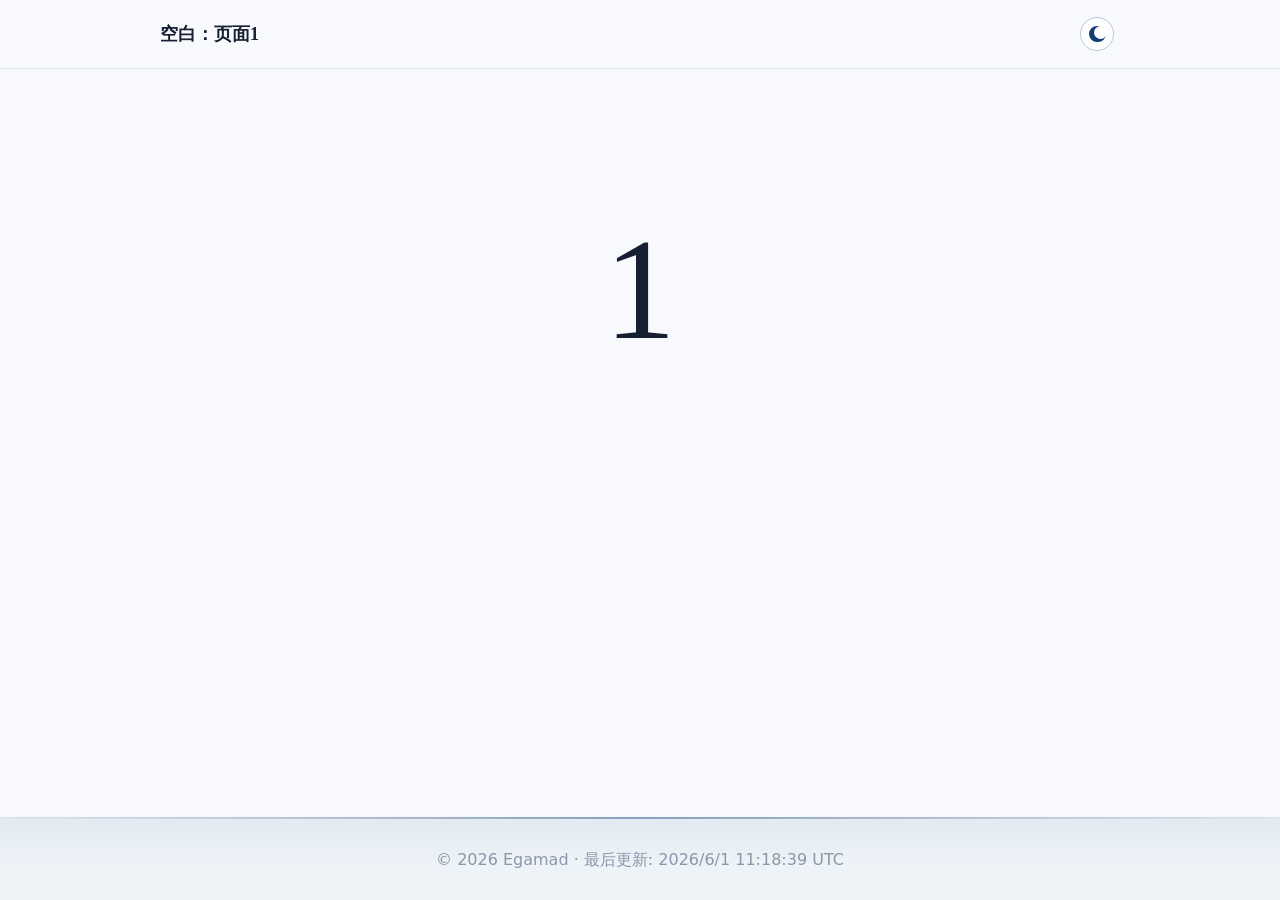
<file: tools/blank/page-1/index.html>
<!DOCTYPE html><html lang="zh-CN" data-layout="simple"> <head><meta charset="UTF-8"><meta name="viewport" content="width=device-width, initial-scale=1.0"><meta name="description" content="进入空白工具的页面1。"><meta name="generator" content="Astro v6.4.2"><meta name="site-version" content="e42d68d009aa520692b588f45a4c10250c3b71d7"><link rel="icon" type="image/png" href="/images/favicon.png?v=e42d68d009aa520692b588f45a4c10250c3b71d7"><link rel="apple-touch-icon" href="/images/favicon.png?v=e42d68d009aa520692b588f45a4c10250c3b71d7"><title>空白：页面1 - Egamad</title><script>(function(){const darkLabel = "切换到深色模式";
const lightLabel = "切换到浅色模式";

      (() => {
        const storageKey = "site-theme";
        const root = document.documentElement;

        const getStoredTheme = () => {
          try {
            return localStorage.getItem(storageKey);
          } catch {
            return null;
          }
        };

        const setStoredTheme = (theme) => {
          try {
            localStorage.setItem(storageKey, theme);
          } catch {}
        };

        const applyTheme = (theme) => {
          const nextTheme = theme === "dark" ? "dark" : "light";
          root.dataset.theme = nextTheme;

          document.querySelectorAll("[data-theme-toggle]").forEach((button) => {
            const isDark = nextTheme === "dark";
            button.setAttribute("aria-pressed", String(isDark));
            button.setAttribute("aria-label", isDark ? lightLabel : darkLabel);
          });
        };

        applyTheme(getStoredTheme() ?? "light");

        const bindThemeToggle = () => {
          applyTheme(getStoredTheme() ?? root.dataset.theme ?? "light");
          document.querySelectorAll("[data-theme-toggle]").forEach((button) => {
            button.addEventListener("click", () => {
              const nextTheme = root.dataset.theme === "dark" ? "light" : "dark";
              setStoredTheme(nextTheme);
              applyTheme(nextTheme);
            });
          });
        };

        if (document.readyState === "loading") {
          document.addEventListener("DOMContentLoaded", bindThemeToggle, { once: true });
        } else {
          bindThemeToggle();
        }
      })();
    })();</script><script>
      (() => {
        const root = document.documentElement;

        const setMenuOpen = (open) => {
          root.dataset.menuOpen = open ? "true" : "false";
          document.body.style.overflow = open ? "hidden" : "";

          document.querySelectorAll("[data-menu-toggle]").forEach((button) => {
            button.setAttribute("aria-expanded", String(open));
          });

          document.querySelectorAll("[data-mobile-menu]").forEach((menu) => {
            menu.setAttribute("aria-hidden", String(!open));
          });

          document.querySelectorAll("[data-menu-backdrop]").forEach((backdrop) => {
            backdrop.hidden = !open;
          });
        };

        const bindMenu = () => {
          setMenuOpen(false);

          document.querySelectorAll("[data-menu-toggle]").forEach((button) => {
            button.addEventListener("click", () => {
              setMenuOpen(root.dataset.menuOpen !== "true");
            });
          });

          document.querySelectorAll("[data-menu-close]").forEach((item) => {
            item.addEventListener("click", () => setMenuOpen(false));
          });

          document.addEventListener("keydown", (event) => {
            if (event.key === "Escape") setMenuOpen(false);
          });
        };

        if (document.readyState === "loading") {
          document.addEventListener("DOMContentLoaded", bindMenu, { once: true });
        } else {
          bindMenu();
        }
      })();
    </script><script>(function(){const siteVersion = "e42d68d009aa520692b588f45a4c10250c3b71d7";

      (() => {
        if (siteVersion === "local-dev") return;

        const versionUrl = `/site-version.json?ts=${Date.now()}`;

        fetch(versionUrl, { cache: "no-store" })
          .then((response) => (response.ok ? response.json() : null))
          .then((data) => {
            const latest = data && data.version;
            if (!latest || latest === siteVersion) return;

            const reloadKey = `site-version-reload:${latest}`;
            if (sessionStorage.getItem(reloadKey)) return;

            sessionStorage.setItem(reloadKey, "1");
            const nextUrl = new URL(window.location.href);
            nextUrl.searchParams.set("v", String(latest).slice(0, 12));
            window.location.replace(nextUrl.toString());
          })
          .catch(() => {});
      })();
    })();</script><script>
      (() => {
        const formatUpdatedTime = () => {
          const browserTimeZone = Intl.DateTimeFormat().resolvedOptions().timeZone;

          document.querySelectorAll("[data-build-timestamp]").forEach((node) => {
            const timestamp = node.getAttribute("data-build-timestamp");
            if (!timestamp) return;

            const date = new Date(timestamp);
            const pageLocale = document.documentElement.lang?.toLowerCase().startsWith("zh") ? "zh-CN" : "en-US";
            const timeZone = browserTimeZone || "Asia/Shanghai";

            try {
              const dateTime = new Intl.DateTimeFormat(pageLocale, {
                timeZone,
                year: "numeric",
                month: pageLocale === "zh-CN" ? "numeric" : "long",
                day: "numeric",
                hour: "2-digit",
                minute: "2-digit",
                second: "2-digit",
                hour12: false,
              }).format(date);
              const zoneName = new Intl.DateTimeFormat("en-US", {
                timeZone,
                timeZoneName: "short",
              }).formatToParts(date).find((part) => part.type === "timeZoneName")?.value;

              node.textContent = zoneName ? `${dateTime} ${zoneName}` : dateTime;
            } catch {}
          });
        };

        if (document.readyState === "loading") {
          document.addEventListener("DOMContentLoaded", formatUpdatedTime, { once: true });
        } else {
          formatUpdatedTime();
        }
      })();
    </script><style>.blank-number[data-astro-cid-vj6mhe3i]{width:min(var(--max-width),calc(100% - 32px));min-height:min(48vh,420px);margin:0 auto;padding:4.5rem 0 3rem;display:grid;place-items:center}.blank-number[data-astro-cid-vj6mhe3i] span[data-astro-cid-vj6mhe3i]{color:var(--ink);font-family:Georgia,Times New Roman,"Noto Serif SC",serif;font-size:clamp(4rem,16vw,9rem);line-height:1}@media(max-width:700px),(max-width:760px)and (max-aspect-ratio:4 / 5){.blank-number[data-astro-cid-vj6mhe3i]{padding:3rem 0 2.4rem}}
</style>
<link rel="stylesheet" href="/_astro/BaseLayout.gi9dx5BN.css"></head> <body> <div class="site-shell"> <header class="site-header"> <nav class="site-nav" aria-label="Primary navigation">  <a class="brand" href="/tools/blank/"> <span>空白：页面1</span> </a>  <div class="site-controls" aria-label="站点控制">  <button class="theme-toggle" type="button" aria-label="切换深色模式" aria-pressed="false" data-theme-toggle> <span class="theme-icon" aria-hidden="true"></span> </button>  </div> </nav> </header>  <main class="main-content">   <div class="blank-number" aria-label="页面1" data-astro-cid-vj6mhe3i> <span data-astro-cid-vj6mhe3i>1</span> </div>   </main> <footer class="site-footer site-footer-meta-only"> <div class="site-footer-inner">  <p class="footer-meta">
© 2026 Egamad · 最后更新: <span data-build-timestamp="2026-06-01T11:18:39.586Z">2026/6/1 19:18:39 GMT+8</span> </p> </div> </footer> </div> </body></html>
</file>
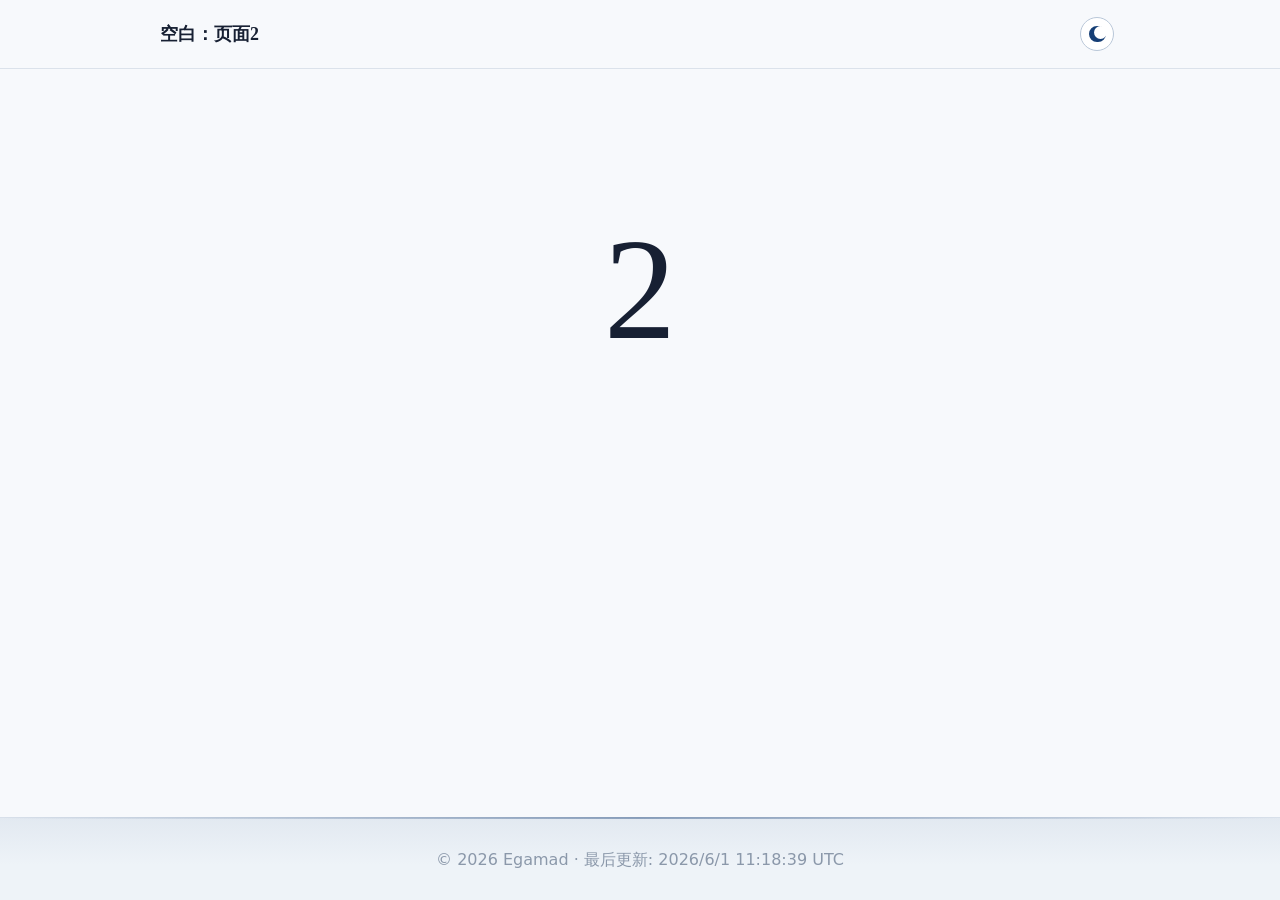
<file: tools/blank/page-2/index.html>
<!DOCTYPE html><html lang="zh-CN" data-layout="simple"> <head><meta charset="UTF-8"><meta name="viewport" content="width=device-width, initial-scale=1.0"><meta name="description" content="进入空白工具的页面2。"><meta name="generator" content="Astro v6.4.2"><meta name="site-version" content="e42d68d009aa520692b588f45a4c10250c3b71d7"><link rel="icon" type="image/png" href="/images/favicon.png?v=e42d68d009aa520692b588f45a4c10250c3b71d7"><link rel="apple-touch-icon" href="/images/favicon.png?v=e42d68d009aa520692b588f45a4c10250c3b71d7"><title>空白：页面2 - Egamad</title><script>(function(){const darkLabel = "切换到深色模式";
const lightLabel = "切换到浅色模式";

      (() => {
        const storageKey = "site-theme";
        const root = document.documentElement;

        const getStoredTheme = () => {
          try {
            return localStorage.getItem(storageKey);
          } catch {
            return null;
          }
        };

        const setStoredTheme = (theme) => {
          try {
            localStorage.setItem(storageKey, theme);
          } catch {}
        };

        const applyTheme = (theme) => {
          const nextTheme = theme === "dark" ? "dark" : "light";
          root.dataset.theme = nextTheme;

          document.querySelectorAll("[data-theme-toggle]").forEach((button) => {
            const isDark = nextTheme === "dark";
            button.setAttribute("aria-pressed", String(isDark));
            button.setAttribute("aria-label", isDark ? lightLabel : darkLabel);
          });
        };

        applyTheme(getStoredTheme() ?? "light");

        const bindThemeToggle = () => {
          applyTheme(getStoredTheme() ?? root.dataset.theme ?? "light");
          document.querySelectorAll("[data-theme-toggle]").forEach((button) => {
            button.addEventListener("click", () => {
              const nextTheme = root.dataset.theme === "dark" ? "light" : "dark";
              setStoredTheme(nextTheme);
              applyTheme(nextTheme);
            });
          });
        };

        if (document.readyState === "loading") {
          document.addEventListener("DOMContentLoaded", bindThemeToggle, { once: true });
        } else {
          bindThemeToggle();
        }
      })();
    })();</script><script>
      (() => {
        const root = document.documentElement;

        const setMenuOpen = (open) => {
          root.dataset.menuOpen = open ? "true" : "false";
          document.body.style.overflow = open ? "hidden" : "";

          document.querySelectorAll("[data-menu-toggle]").forEach((button) => {
            button.setAttribute("aria-expanded", String(open));
          });

          document.querySelectorAll("[data-mobile-menu]").forEach((menu) => {
            menu.setAttribute("aria-hidden", String(!open));
          });

          document.querySelectorAll("[data-menu-backdrop]").forEach((backdrop) => {
            backdrop.hidden = !open;
          });
        };

        const bindMenu = () => {
          setMenuOpen(false);

          document.querySelectorAll("[data-menu-toggle]").forEach((button) => {
            button.addEventListener("click", () => {
              setMenuOpen(root.dataset.menuOpen !== "true");
            });
          });

          document.querySelectorAll("[data-menu-close]").forEach((item) => {
            item.addEventListener("click", () => setMenuOpen(false));
          });

          document.addEventListener("keydown", (event) => {
            if (event.key === "Escape") setMenuOpen(false);
          });
        };

        if (document.readyState === "loading") {
          document.addEventListener("DOMContentLoaded", bindMenu, { once: true });
        } else {
          bindMenu();
        }
      })();
    </script><script>(function(){const siteVersion = "e42d68d009aa520692b588f45a4c10250c3b71d7";

      (() => {
        if (siteVersion === "local-dev") return;

        const versionUrl = `/site-version.json?ts=${Date.now()}`;

        fetch(versionUrl, { cache: "no-store" })
          .then((response) => (response.ok ? response.json() : null))
          .then((data) => {
            const latest = data && data.version;
            if (!latest || latest === siteVersion) return;

            const reloadKey = `site-version-reload:${latest}`;
            if (sessionStorage.getItem(reloadKey)) return;

            sessionStorage.setItem(reloadKey, "1");
            const nextUrl = new URL(window.location.href);
            nextUrl.searchParams.set("v", String(latest).slice(0, 12));
            window.location.replace(nextUrl.toString());
          })
          .catch(() => {});
      })();
    })();</script><script>
      (() => {
        const formatUpdatedTime = () => {
          const browserTimeZone = Intl.DateTimeFormat().resolvedOptions().timeZone;

          document.querySelectorAll("[data-build-timestamp]").forEach((node) => {
            const timestamp = node.getAttribute("data-build-timestamp");
            if (!timestamp) return;

            const date = new Date(timestamp);
            const pageLocale = document.documentElement.lang?.toLowerCase().startsWith("zh") ? "zh-CN" : "en-US";
            const timeZone = browserTimeZone || "Asia/Shanghai";

            try {
              const dateTime = new Intl.DateTimeFormat(pageLocale, {
                timeZone,
                year: "numeric",
                month: pageLocale === "zh-CN" ? "numeric" : "long",
                day: "numeric",
                hour: "2-digit",
                minute: "2-digit",
                second: "2-digit",
                hour12: false,
              }).format(date);
              const zoneName = new Intl.DateTimeFormat("en-US", {
                timeZone,
                timeZoneName: "short",
              }).formatToParts(date).find((part) => part.type === "timeZoneName")?.value;

              node.textContent = zoneName ? `${dateTime} ${zoneName}` : dateTime;
            } catch {}
          });
        };

        if (document.readyState === "loading") {
          document.addEventListener("DOMContentLoaded", formatUpdatedTime, { once: true });
        } else {
          formatUpdatedTime();
        }
      })();
    </script><style>.blank-number[data-astro-cid-vj6mhe3i]{width:min(var(--max-width),calc(100% - 32px));min-height:min(48vh,420px);margin:0 auto;padding:4.5rem 0 3rem;display:grid;place-items:center}.blank-number[data-astro-cid-vj6mhe3i] span[data-astro-cid-vj6mhe3i]{color:var(--ink);font-family:Georgia,Times New Roman,"Noto Serif SC",serif;font-size:clamp(4rem,16vw,9rem);line-height:1}@media(max-width:700px),(max-width:760px)and (max-aspect-ratio:4 / 5){.blank-number[data-astro-cid-vj6mhe3i]{padding:3rem 0 2.4rem}}
</style>
<link rel="stylesheet" href="/_astro/BaseLayout.gi9dx5BN.css"></head> <body> <div class="site-shell"> <header class="site-header"> <nav class="site-nav" aria-label="Primary navigation">  <a class="brand" href="/tools/blank/"> <span>空白：页面2</span> </a>  <div class="site-controls" aria-label="站点控制">  <button class="theme-toggle" type="button" aria-label="切换深色模式" aria-pressed="false" data-theme-toggle> <span class="theme-icon" aria-hidden="true"></span> </button>  </div> </nav> </header>  <main class="main-content">   <div class="blank-number" aria-label="页面2" data-astro-cid-vj6mhe3i> <span data-astro-cid-vj6mhe3i>2</span> </div>   </main> <footer class="site-footer site-footer-meta-only"> <div class="site-footer-inner">  <p class="footer-meta">
© 2026 Egamad · 最后更新: <span data-build-timestamp="2026-06-01T11:18:39.586Z">2026/6/1 19:18:39 GMT+8</span> </p> </div> </footer> </div> </body></html>
</file>
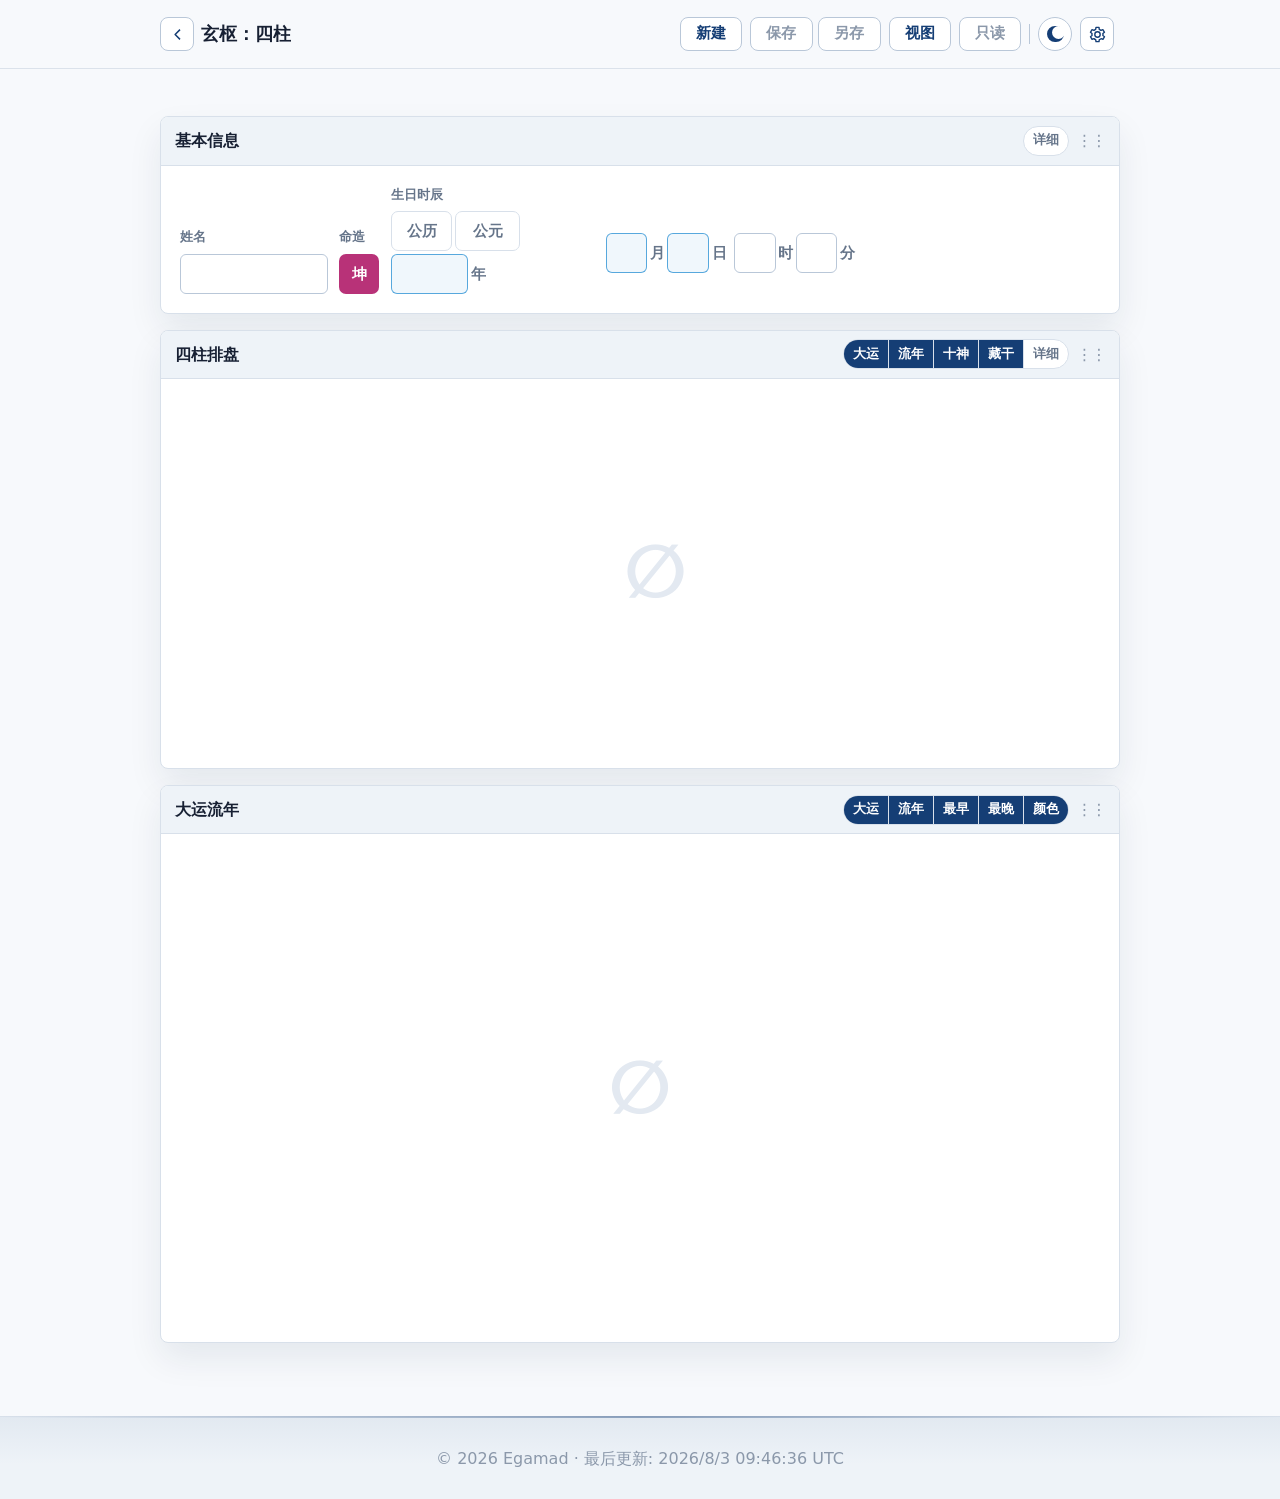
<file: tools/xuan-shu/bazi/index.html>
<!DOCTYPE html><html lang="zh-CN" data-layout="simple"> <head><meta charset="UTF-8"><meta name="viewport" content="width=device-width, initial-scale=1.0"><meta name="description" content="输入生日时辰，输出四柱、藏干十神、大运流年等模块化排盘。"><meta name="generator" content="Astro v6.4.2"><meta name="site-version" content="58f1edc60427f2166568a3724cea32cec1711e36"><link rel="icon" type="image/png" href="/images/favicon.png?v=58f1edc60427f2166568a3724cea32cec1711e36"><link rel="apple-touch-icon" href="/images/favicon.png?v=58f1edc60427f2166568a3724cea32cec1711e36"><title>玄枢：四柱 - Egamad</title><script>
      (() => {
        const root = document.documentElement;
        root.dataset.headerBooting = "true";

        const clearHeaderBooting = () => {
          window.requestAnimationFrame(() => {
            window.requestAnimationFrame(() => {
              delete root.dataset.headerBooting;
            });
          });
        };

        if (document.readyState === "loading") {
          document.addEventListener("DOMContentLoaded", clearHeaderBooting, { once: true });
        } else {
          clearHeaderBooting();
        }
      })();
    </script><script>(function(){const darkLabel = "切换到深色模式";
const lightLabel = "切换到浅色模式";

      (() => {
        const storageKey = "site-theme";
        const root = document.documentElement;

        const getStoredTheme = () => {
          try {
            return localStorage.getItem(storageKey);
          } catch {
            return null;
          }
        };

        const setStoredTheme = (theme) => {
          try {
            localStorage.setItem(storageKey, theme);
          } catch {}
        };

        let themeTransitionReset = 0;

        const withoutThemeTransition = (callback) => {
          root.dataset.themeChanging = "true";
          callback();
          window.cancelAnimationFrame(themeTransitionReset);
          themeTransitionReset = window.requestAnimationFrame(() => {
            themeTransitionReset = window.requestAnimationFrame(() => {
              delete root.dataset.themeChanging;
            });
          });
        };

        const applyTheme = (theme, options = {}) => {
          const nextTheme = theme === "dark" ? "dark" : "light";
          const commitTheme = () => {
            root.dataset.theme = nextTheme;

            document.querySelectorAll("[data-theme-toggle]").forEach((button) => {
              const isDark = nextTheme === "dark";
              button.setAttribute("aria-pressed", String(isDark));
              button.setAttribute("aria-label", isDark ? lightLabel : darkLabel);
            });
          };

          if (options.instant) {
            withoutThemeTransition(commitTheme);
          } else {
            commitTheme();
          }
        };

        applyTheme(getStoredTheme() ?? "light");

        const bindThemeToggle = () => {
          applyTheme(getStoredTheme() ?? root.dataset.theme ?? "light");
          document.querySelectorAll("[data-theme-toggle]").forEach((button) => {
            button.addEventListener("click", () => {
              const nextTheme = root.dataset.theme === "dark" ? "light" : "dark";
              setStoredTheme(nextTheme);
              applyTheme(nextTheme, { instant: true });
            });
          });
        };

        if (document.readyState === "loading") {
          document.addEventListener("DOMContentLoaded", bindThemeToggle, { once: true });
        } else {
          bindThemeToggle();
        }
      })();
    })();</script><script>
      (() => {
        const root = document.documentElement;

        const setMenuOpen = (open) => {
          root.dataset.menuOpen = open ? "true" : "false";
          document.body.style.overflow = open ? "hidden" : "";

          document.querySelectorAll("[data-menu-toggle]").forEach((button) => {
            button.setAttribute("aria-expanded", String(open));
          });

          document.querySelectorAll("[data-mobile-menu]").forEach((menu) => {
            menu.setAttribute("aria-hidden", String(!open));
          });

          document.querySelectorAll("[data-menu-backdrop]").forEach((backdrop) => {
            backdrop.hidden = !open;
          });
        };

        const bindMenu = () => {
          setMenuOpen(false);

          document.querySelectorAll("[data-menu-toggle]").forEach((button) => {
            button.addEventListener("click", () => {
              setMenuOpen(root.dataset.menuOpen !== "true");
            });
          });

          document.querySelectorAll("[data-menu-close]").forEach((item) => {
            item.addEventListener("click", () => setMenuOpen(false));
          });

          document.addEventListener("keydown", (event) => {
            if (event.key === "Escape") setMenuOpen(false);
          });
        };

        if (document.readyState === "loading") {
          document.addEventListener("DOMContentLoaded", bindMenu, { once: true });
        } else {
          bindMenu();
        }
      })();
    </script><script>(function(){const siteVersion = "58f1edc60427f2166568a3724cea32cec1711e36";

      (() => {
        if (siteVersion === "local-dev") return;

        const versionUrl = `/site-version.json?ts=${Date.now()}`;

        fetch(versionUrl, { cache: "no-store" })
          .then((response) => (response.ok ? response.json() : null))
          .then((data) => {
            const latest = data && data.version;
            if (!latest || latest === siteVersion) return;

            const reloadKey = `site-version-reload:${latest}`;
            if (sessionStorage.getItem(reloadKey)) return;

            sessionStorage.setItem(reloadKey, "1");
            const nextUrl = new URL(window.location.href);
            nextUrl.searchParams.set("v", String(latest).slice(0, 12));
            window.location.replace(nextUrl.toString());
          })
          .catch(() => {});
      })();
    })();</script><script>
      (() => {
        const formatUpdatedTime = () => {
          const browserTimeZone = Intl.DateTimeFormat().resolvedOptions().timeZone;

          document.querySelectorAll("[data-build-timestamp]").forEach((node) => {
            const timestamp = node.getAttribute("data-build-timestamp");
            if (!timestamp) return;

            const date = new Date(timestamp);
            const pageLocale = document.documentElement.lang?.toLowerCase().startsWith("zh") ? "zh-CN" : "en-US";
            const timeZone = browserTimeZone || "Asia/Shanghai";

            try {
              const dateTime = new Intl.DateTimeFormat(pageLocale, {
                timeZone,
                year: "numeric",
                month: pageLocale === "zh-CN" ? "numeric" : "long",
                day: "numeric",
                hour: "2-digit",
                minute: "2-digit",
                second: "2-digit",
                hour12: false,
              }).format(date);
              const zoneName = new Intl.DateTimeFormat("en-US", {
                timeZone,
                timeZoneName: "short",
              }).formatToParts(date).find((part) => part.type === "timeZoneName")?.value;

              node.textContent = zoneName ? `${dateTime} ${zoneName}` : dateTime;
            } catch {}
          });
        };

        if (document.readyState === "loading") {
          document.addEventListener("DOMContentLoaded", formatUpdatedTime, { once: true });
        } else {
          formatUpdatedTime();
        }
      })();
    </script><link rel="stylesheet" href="/_astro/BaseLayout.DNlfDnOT.css">
<link rel="stylesheet" href="/_astro/XuanShuApp.D8Uad_Em.css"></head> <body> <div class="site-shell"> <header class="site-header"> <nav class="site-nav has-tool-leading" aria-label="Primary navigation">  <span class="tool-header-leading-slot" data-tool-header-leading data-empty="false"> <a class="tool-header-leading-action back" href="/tools/xuan-shu/" aria-label="返回玄枢记录列表" title="返回列表"> <svg viewBox="0 0 24 24" aria-hidden="true" focusable="false"> <path d="M14.5 6.5 9 12l5.5 5.5"></path> </svg> <span class="visually-hidden">返回列表</span> </a> </span> <a class="brand" href="/tools/xuan-shu/">  <span>玄枢</span> <span aria-hidden="true">：</span> <span data-dynamic-brand-page-title data-default-brand-page-title="四柱">四柱</span>  </a>  <div class="site-controls" aria-label="站点控制"> <span class="tool-header-actions-slot" data-tool-header-actions data-empty="false"> <div class="xs-topbar-record-actions" data-tool-header-actions-placeholder aria-hidden="true"> <button class="xs-toolbar-save-button xs-toolbar-new-button" type="button" disabled> <svg class="xs-toolbar-button-icon" viewBox="0 -960 960 960" aria-hidden="true" focusable="false" fill="currentColor" style="display:none"> <path d="M440-440H200v-80h240v-240h80v240h240v80H520v240h-80v-240Z"></path> </svg> <span class="xs-toolbar-button-text">新建</span> </button> <div class="xs-toolbar-save-actions"> <button class="xs-toolbar-save-button xs-save-button" type="button" disabled> <svg class="xs-toolbar-button-icon" viewBox="0 -960 960 960" aria-hidden="true" focusable="false" fill="currentColor" style="display:none"> <path d="M840-680v480q0 33-23.5 56.5T760-120H200q-33 0-56.5-23.5T120-200v-560q0-33 23.5-56.5T200-840h480l160 160Zm-80 34L646-760H200v560h560v-446ZM565-275q35-35 35-85t-35-85q-35-35-85-35t-85 35q-35 35-35 85t35 85q35 35 85 35t85-35ZM240-560h360v-160H240v160Zm-40-86v446-560 114Z"></path> </svg> <span class="xs-toolbar-button-text">保存</span> </button> <button class="xs-toolbar-save-button xs-save-as-button" type="button" disabled> <svg class="xs-toolbar-button-icon" viewBox="0 -960 960 960" aria-hidden="true" focusable="false" fill="currentColor" style="display:none"> <path d="M200-120q-33 0-56.5-23.5T120-200v-560q0-33 23.5-56.5T200-840h480l160 160v212q-19-8-39.5-10.5t-40.5.5v-169L647-760H200v560h240v80H200Zm0-640v560-560ZM520-40v-123l221-220q9-9 20-13t22-4q12 0 23 4.5t20 13.5l37 37q8 9 12.5 20t4.5 22q0 11-4 22.5T863-260L643-40H520Zm300-263-37-37 37 37ZM580-100h38l121-122-18-19-19-18-122 121v38Zm141-141-19-18 37 37-18-19ZM240-560h360v-160H240v160Zm240 320h4l116-115v-5q0-50-35-85t-85-35q-50 0-85 35t-35 85q0 50 35 85t85 35Z"></path> </svg> <span class="xs-toolbar-button-text">另存</span> </button> </div> <button class="xs-toolbar-save-button xs-toolbar-view-button" type="button" disabled> <svg class="xs-toolbar-button-icon" viewBox="0 -960 960 960" aria-hidden="true" focusable="false" fill="currentColor" style="display:none"> <path d="M280-600v-80h560v80H280Zm0 160v-80h560v80H280Zm0 160v-80h560v80H280ZM120-600v-80h80v80h-80Zm0 160v-80h80v80h-80Zm0 160v-80h80v80h-80Z"></path> </svg> <span class="xs-toolbar-button-text">视图</span> </button> <button class="xs-toolbar-save-button xs-toolbar-readonly-button" type="button" disabled> <svg class="xs-toolbar-button-icon" viewBox="0 -960 960 960" aria-hidden="true" focusable="false" fill="currentColor" style="display:none"> <path d="M240-80q-33 0-56.5-23.5T160-160v-400q0-33 23.5-56.5T240-640h40v-80q0-83 58.5-141.5T480-920q83 0 141.5 58.5T680-720v80h40q33 0 56.5 23.5T800-560v400q0 33-23.5 56.5T720-80H240Zm0-80h480v-400H240v400Zm296.5-143.5Q560-327 560-360t-23.5-56.5Q513-440 480-440t-56.5 23.5Q400-393 400-360t23.5 56.5Q447-280 480-280t56.5-23.5ZM360-640h240v-80q0-50-35-85t-85-35q-50 0-85 35t-35 85v80ZM240-160v-400 400Z"></path> </svg> <span class="xs-toolbar-button-text">只读</span> </button> </div>  </span>  <button class="theme-toggle" type="button" aria-label="切换深色模式" aria-pressed="false" data-theme-toggle> <span class="theme-icon" aria-hidden="true"></span> </button> <a class="nav-action settings-action" href="/tools/xuan-shu/settings/?from=bazi" aria-label="打开玄枢首选项"> <svg viewBox="0 0 24 24" aria-hidden="true" focusable="false"> <path d="M12 8.6a3.4 3.4 0 1 0 0 6.8 3.4 3.4 0 0 0 0-6.8Z"></path> <path d="M18.8 13.3c.1-.4.1-.8.1-1.3s0-.9-.1-1.3l2-1.5-2-3.4-2.4 1a7 7 0 0 0-2.2-1.3L13.9 3h-3.8l-.4 2.5a7 7 0 0 0-2.2 1.3l-2.4-1-2 3.4 2 1.5A7.6 7.6 0 0 0 5 12c0 .5 0 .9.1 1.3l-2 1.5 2 3.4 2.4-1c.7.6 1.4 1 2.2 1.3l.4 2.5h3.8l.4-2.5c.8-.3 1.6-.7 2.2-1.3l2.4 1 2-3.4-2.1-1.5Z"></path> </svg> <span class="visually-hidden">首选项</span> </a>  </div> </nav> </header>  <main class="main-content">   <script>
    (() => {
      const recordId = new URLSearchParams(window.location.search).get("record");
      if (!recordId) return;
      try {
        const pageTitle = window.sessionStorage.getItem(`xuan-shu:route-title:bazi:${recordId}`)?.trim() ?? "";
        if (!pageTitle) return;
        const titleNodes = document.querySelectorAll("[data-dynamic-brand-page-title]");
        titleNodes.forEach((node) => {
          node.textContent = pageTitle;
        });
        const fullTitle = titleNodes[0]?.closest(".brand")?.textContent?.trim();
        if (fullTitle) document.title = `${fullTitle} - Egamad`;
      } catch {}
    })();
  </script> <style>astro-island,astro-slot,astro-static-slot{display:contents}</style><script>(()=>{var e=async t=>{await(await t())()};(self.Astro||(self.Astro={})).only=e;window.dispatchEvent(new Event("astro:only"));})();</script><script>(()=>{var g=Object.defineProperty;var w=(c,s,d)=>s in c?g(c,s,{enumerable:!0,configurable:!0,writable:!0,value:d}):c[s]=d;var l=(c,s,d)=>w(c,typeof s!="symbol"?s+"":s,d);var E=new Set(["__proto__","constructor","prototype"]);{let c={0:t=>y(t),1:t=>d(t),2:t=>new RegExp(t),3:t=>new Date(t),4:t=>new Map(d(t)),5:t=>new Set(d(t)),6:t=>BigInt(t),7:t=>new URL(t),8:t=>new Uint8Array(t),9:t=>new Uint16Array(t),10:t=>new Uint32Array(t),11:t=>Number.POSITIVE_INFINITY*t},s=t=>{let[p,e]=t;return p in c?c[p](e):void 0},d=t=>t.map(s),y=t=>typeof t!="object"||t===null?t:Object.fromEntries(Object.entries(t).map(([p,e])=>[p,s(e)]));class f extends HTMLElement{constructor(){super(...arguments);l(this,"Component");l(this,"hydrator");l(this,"hydrate",async()=>{var b;if(!this.hydrator||!this.isConnected)return;let e=(b=this.parentElement)==null?void 0:b.closest("astro-island[ssr]");if(e){e.addEventListener("astro:hydrate",this.hydrate,{once:!0});return}let n=this.querySelectorAll("astro-slot"),r={},i=this.querySelectorAll("template[data-astro-template]");for(let o of i){let a=o.closest(this.tagName);a!=null&&a.isSameNode(this)&&(r[o.getAttribute("data-astro-template")||"default"]=o.innerHTML,o.remove())}for(let o of n){let a=o.closest(this.tagName);a!=null&&a.isSameNode(this)&&(r[o.getAttribute("name")||"default"]=o.innerHTML)}let u;try{u=this.hasAttribute("props")?y(JSON.parse(this.getAttribute("props"))):{}}catch(o){let a=this.getAttribute("component-url")||"<unknown>",v=this.getAttribute("component-export");throw v&&(a+=` (export ${v})`),console.error(`[hydrate] Error parsing props for component ${a}`,this.getAttribute("props"),o),o}let h;await this.hydrator(this)(this.Component,u,r,{client:this.getAttribute("client")}),this.removeAttribute("ssr"),this.dispatchEvent(new CustomEvent("astro:hydrate"))});l(this,"unmount",()=>{this.isConnected||this.dispatchEvent(new CustomEvent("astro:unmount"))})}disconnectedCallback(){document.removeEventListener("astro:after-swap",this.unmount),document.addEventListener("astro:after-swap",this.unmount,{once:!0})}connectedCallback(){if(!this.hasAttribute("await-children")||document.readyState==="interactive"||document.readyState==="complete")this.childrenConnectedCallback();else{let e=()=>{document.removeEventListener("DOMContentLoaded",e),n.disconnect(),this.childrenConnectedCallback()},n=new MutationObserver(()=>{var r;((r=this.lastChild)==null?void 0:r.nodeType)===Node.COMMENT_NODE&&this.lastChild.nodeValue==="astro:end"&&(this.lastChild.remove(),e())});n.observe(this,{childList:!0}),document.addEventListener("DOMContentLoaded",e)}}async childrenConnectedCallback(){let e=this.getAttribute("before-hydration-url");e&&await import(e),this.start()}getRetryImportUrl(e){let n=new URL(e,document.baseURI),r=`astro-retry=${Date.now()}`,i=n.hash.replace(/^#/,"");return n.hash=i?`${i}&${r}`:r,n.toString()}async importWithRetry(e){try{return await import(e)}catch(n){return await new Promise(r=>setTimeout(r,1e3)),import(this.getRetryImportUrl(e))}}handleHydrationError(e){let n=this.getAttribute("component-url"),r=new CustomEvent("astro:hydration-error",{cancelable:!0,bubbles:!0,composed:!0,detail:{error:e,componentUrl:n}});this.dispatchEvent(r)&&console.error(`[astro-island] Error hydrating ${n}`,e)}async start(){let e=JSON.parse(this.getAttribute("opts")),n=this.getAttribute("client");if(Astro[n]===void 0){window.addEventListener(`astro:${n}`,()=>this.start(),{once:!0});return}try{await Astro[n](async()=>{let r=this.getAttribute("renderer-url");try{let[i,{default:u}]=await Promise.all([this.importWithRetry(this.getAttribute("component-url")),r?this.importWithRetry(r):Promise.resolve({default:()=>()=>{}})]),h=this.getAttribute("component-export")||"default";if(h.includes(".")){this.Component=i;for(let m of h.split(".")){if(E.has(m)||!this.Component||typeof this.Component!="object"&&typeof this.Component!="function"||!Object.hasOwn(this.Component,m))throw new Error(`Invalid component export path: ${h}`);this.Component=this.Component[m]}}else{if(E.has(h))throw new Error(`Invalid component export path: ${h}`);this.Component=i[h]}return this.hydrator=u,this.hydrate}catch(i){return this.handleHydrationError(i),()=>{}}},e,this)}catch(r){this.handleHydrationError(r)}}attributeChangedCallback(){this.hydrate()}}l(f,"observedAttributes",["props"]),customElements.get("astro-island")||customElements.define("astro-island",f)}})();</script><astro-island uid="4SYuX" component-url="/_astro/XuanShuApp.C87J_eoy.js" component-export="default" renderer-url="/_astro/client.DvDoVHDI.js" props="{&quot;initialPage&quot;:[0,&quot;bazi&quot;]}" ssr client="only" opts="{&quot;name&quot;:&quot;XuanShuApp&quot;,&quot;value&quot;:&quot;react&quot;}"></astro-island>   </main> <footer class="site-footer site-footer-meta-only"> <div class="site-footer-inner">  <p class="footer-meta">
© 2026 Egamad · 最后更新: <span data-build-timestamp="2026-08-03T09:46:36.203Z">2026/8/3 17:46:36 GMT+8</span> </p> </div> </footer> </div> </body></html>
</file>
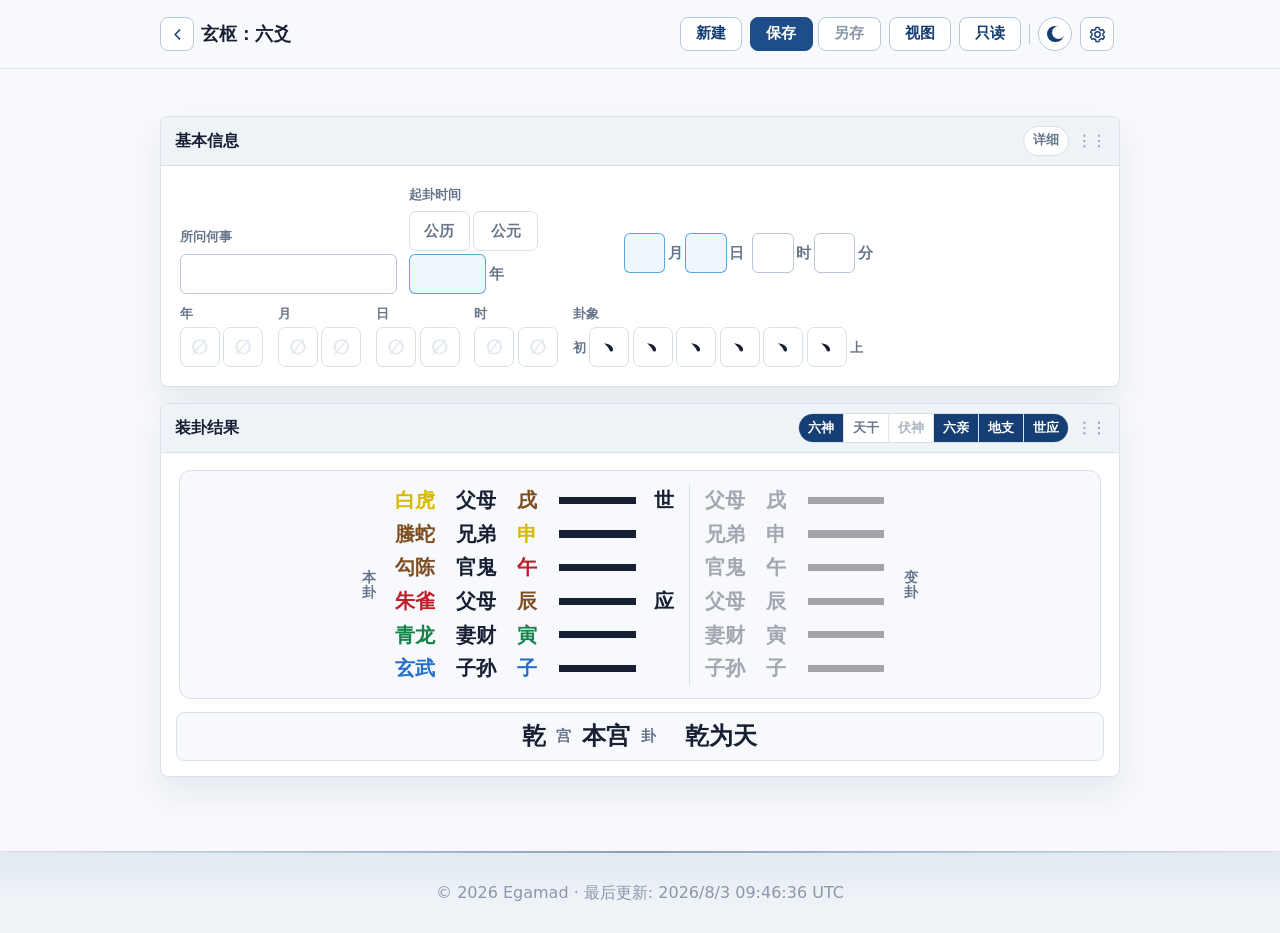
<file: tools/xuan-shu/liuyao/index.html>
<!DOCTYPE html><html lang="zh-CN" data-layout="simple"> <head><meta charset="UTF-8"><meta name="viewport" content="width=device-width, initial-scale=1.0"><meta name="description" content="录入起卦信息，输出本卦、变卦、六神、六亲、伏神和旬空。"><meta name="generator" content="Astro v6.4.2"><meta name="site-version" content="58f1edc60427f2166568a3724cea32cec1711e36"><link rel="icon" type="image/png" href="/images/favicon.png?v=58f1edc60427f2166568a3724cea32cec1711e36"><link rel="apple-touch-icon" href="/images/favicon.png?v=58f1edc60427f2166568a3724cea32cec1711e36"><title>玄枢：六爻 - Egamad</title><script>
      (() => {
        const root = document.documentElement;
        root.dataset.headerBooting = "true";

        const clearHeaderBooting = () => {
          window.requestAnimationFrame(() => {
            window.requestAnimationFrame(() => {
              delete root.dataset.headerBooting;
            });
          });
        };

        if (document.readyState === "loading") {
          document.addEventListener("DOMContentLoaded", clearHeaderBooting, { once: true });
        } else {
          clearHeaderBooting();
        }
      })();
    </script><script>(function(){const darkLabel = "切换到深色模式";
const lightLabel = "切换到浅色模式";

      (() => {
        const storageKey = "site-theme";
        const root = document.documentElement;

        const getStoredTheme = () => {
          try {
            return localStorage.getItem(storageKey);
          } catch {
            return null;
          }
        };

        const setStoredTheme = (theme) => {
          try {
            localStorage.setItem(storageKey, theme);
          } catch {}
        };

        let themeTransitionReset = 0;

        const withoutThemeTransition = (callback) => {
          root.dataset.themeChanging = "true";
          callback();
          window.cancelAnimationFrame(themeTransitionReset);
          themeTransitionReset = window.requestAnimationFrame(() => {
            themeTransitionReset = window.requestAnimationFrame(() => {
              delete root.dataset.themeChanging;
            });
          });
        };

        const applyTheme = (theme, options = {}) => {
          const nextTheme = theme === "dark" ? "dark" : "light";
          const commitTheme = () => {
            root.dataset.theme = nextTheme;

            document.querySelectorAll("[data-theme-toggle]").forEach((button) => {
              const isDark = nextTheme === "dark";
              button.setAttribute("aria-pressed", String(isDark));
              button.setAttribute("aria-label", isDark ? lightLabel : darkLabel);
            });
          };

          if (options.instant) {
            withoutThemeTransition(commitTheme);
          } else {
            commitTheme();
          }
        };

        applyTheme(getStoredTheme() ?? "light");

        const bindThemeToggle = () => {
          applyTheme(getStoredTheme() ?? root.dataset.theme ?? "light");
          document.querySelectorAll("[data-theme-toggle]").forEach((button) => {
            button.addEventListener("click", () => {
              const nextTheme = root.dataset.theme === "dark" ? "light" : "dark";
              setStoredTheme(nextTheme);
              applyTheme(nextTheme, { instant: true });
            });
          });
        };

        if (document.readyState === "loading") {
          document.addEventListener("DOMContentLoaded", bindThemeToggle, { once: true });
        } else {
          bindThemeToggle();
        }
      })();
    })();</script><script>
      (() => {
        const root = document.documentElement;

        const setMenuOpen = (open) => {
          root.dataset.menuOpen = open ? "true" : "false";
          document.body.style.overflow = open ? "hidden" : "";

          document.querySelectorAll("[data-menu-toggle]").forEach((button) => {
            button.setAttribute("aria-expanded", String(open));
          });

          document.querySelectorAll("[data-mobile-menu]").forEach((menu) => {
            menu.setAttribute("aria-hidden", String(!open));
          });

          document.querySelectorAll("[data-menu-backdrop]").forEach((backdrop) => {
            backdrop.hidden = !open;
          });
        };

        const bindMenu = () => {
          setMenuOpen(false);

          document.querySelectorAll("[data-menu-toggle]").forEach((button) => {
            button.addEventListener("click", () => {
              setMenuOpen(root.dataset.menuOpen !== "true");
            });
          });

          document.querySelectorAll("[data-menu-close]").forEach((item) => {
            item.addEventListener("click", () => setMenuOpen(false));
          });

          document.addEventListener("keydown", (event) => {
            if (event.key === "Escape") setMenuOpen(false);
          });
        };

        if (document.readyState === "loading") {
          document.addEventListener("DOMContentLoaded", bindMenu, { once: true });
        } else {
          bindMenu();
        }
      })();
    </script><script>(function(){const siteVersion = "58f1edc60427f2166568a3724cea32cec1711e36";

      (() => {
        if (siteVersion === "local-dev") return;

        const versionUrl = `/site-version.json?ts=${Date.now()}`;

        fetch(versionUrl, { cache: "no-store" })
          .then((response) => (response.ok ? response.json() : null))
          .then((data) => {
            const latest = data && data.version;
            if (!latest || latest === siteVersion) return;

            const reloadKey = `site-version-reload:${latest}`;
            if (sessionStorage.getItem(reloadKey)) return;

            sessionStorage.setItem(reloadKey, "1");
            const nextUrl = new URL(window.location.href);
            nextUrl.searchParams.set("v", String(latest).slice(0, 12));
            window.location.replace(nextUrl.toString());
          })
          .catch(() => {});
      })();
    })();</script><script>
      (() => {
        const formatUpdatedTime = () => {
          const browserTimeZone = Intl.DateTimeFormat().resolvedOptions().timeZone;

          document.querySelectorAll("[data-build-timestamp]").forEach((node) => {
            const timestamp = node.getAttribute("data-build-timestamp");
            if (!timestamp) return;

            const date = new Date(timestamp);
            const pageLocale = document.documentElement.lang?.toLowerCase().startsWith("zh") ? "zh-CN" : "en-US";
            const timeZone = browserTimeZone || "Asia/Shanghai";

            try {
              const dateTime = new Intl.DateTimeFormat(pageLocale, {
                timeZone,
                year: "numeric",
                month: pageLocale === "zh-CN" ? "numeric" : "long",
                day: "numeric",
                hour: "2-digit",
                minute: "2-digit",
                second: "2-digit",
                hour12: false,
              }).format(date);
              const zoneName = new Intl.DateTimeFormat("en-US", {
                timeZone,
                timeZoneName: "short",
              }).formatToParts(date).find((part) => part.type === "timeZoneName")?.value;

              node.textContent = zoneName ? `${dateTime} ${zoneName}` : dateTime;
            } catch {}
          });
        };

        if (document.readyState === "loading") {
          document.addEventListener("DOMContentLoaded", formatUpdatedTime, { once: true });
        } else {
          formatUpdatedTime();
        }
      })();
    </script><link rel="stylesheet" href="/_astro/BaseLayout.DNlfDnOT.css">
<link rel="stylesheet" href="/_astro/XuanShuApp.D8Uad_Em.css"></head> <body> <div class="site-shell"> <header class="site-header"> <nav class="site-nav has-tool-leading" aria-label="Primary navigation">  <span class="tool-header-leading-slot" data-tool-header-leading data-empty="false"> <a class="tool-header-leading-action back" href="/tools/xuan-shu/" aria-label="返回玄枢记录列表" title="返回列表"> <svg viewBox="0 0 24 24" aria-hidden="true" focusable="false"> <path d="M14.5 6.5 9 12l5.5 5.5"></path> </svg> <span class="visually-hidden">返回列表</span> </a> </span> <a class="brand" href="/tools/xuan-shu/">  <span>玄枢</span> <span aria-hidden="true">：</span> <span data-dynamic-brand-page-title data-default-brand-page-title="六爻">六爻</span>  </a>  <div class="site-controls" aria-label="站点控制"> <span class="tool-header-actions-slot" data-tool-header-actions data-empty="false"> <div class="xs-topbar-record-actions" data-tool-header-actions-placeholder aria-hidden="true"> <button class="xs-toolbar-save-button xs-toolbar-new-button" type="button" disabled> <svg class="xs-toolbar-button-icon" viewBox="0 -960 960 960" aria-hidden="true" focusable="false" fill="currentColor" style="display:none"> <path d="M440-440H200v-80h240v-240h80v240h240v80H520v240h-80v-240Z"></path> </svg> <span class="xs-toolbar-button-text">新建</span> </button> <div class="xs-toolbar-save-actions"> <button class="xs-toolbar-save-button xs-save-button" type="button" disabled> <svg class="xs-toolbar-button-icon" viewBox="0 -960 960 960" aria-hidden="true" focusable="false" fill="currentColor" style="display:none"> <path d="M840-680v480q0 33-23.5 56.5T760-120H200q-33 0-56.5-23.5T120-200v-560q0-33 23.5-56.5T200-840h480l160 160Zm-80 34L646-760H200v560h560v-446ZM565-275q35-35 35-85t-35-85q-35-35-85-35t-85 35q-35 35-35 85t35 85q35 35 85 35t85-35ZM240-560h360v-160H240v160Zm-40-86v446-560 114Z"></path> </svg> <span class="xs-toolbar-button-text">保存</span> </button> <button class="xs-toolbar-save-button xs-save-as-button" type="button" disabled> <svg class="xs-toolbar-button-icon" viewBox="0 -960 960 960" aria-hidden="true" focusable="false" fill="currentColor" style="display:none"> <path d="M200-120q-33 0-56.5-23.5T120-200v-560q0-33 23.5-56.5T200-840h480l160 160v212q-19-8-39.5-10.5t-40.5.5v-169L647-760H200v560h240v80H200Zm0-640v560-560ZM520-40v-123l221-220q9-9 20-13t22-4q12 0 23 4.5t20 13.5l37 37q8 9 12.5 20t4.5 22q0 11-4 22.5T863-260L643-40H520Zm300-263-37-37 37 37ZM580-100h38l121-122-18-19-19-18-122 121v38Zm141-141-19-18 37 37-18-19ZM240-560h360v-160H240v160Zm240 320h4l116-115v-5q0-50-35-85t-85-35q-50 0-85 35t-35 85q0 50 35 85t85 35Z"></path> </svg> <span class="xs-toolbar-button-text">另存</span> </button> </div> <button class="xs-toolbar-save-button xs-toolbar-view-button" type="button" disabled> <svg class="xs-toolbar-button-icon" viewBox="0 -960 960 960" aria-hidden="true" focusable="false" fill="currentColor" style="display:none"> <path d="M280-600v-80h560v80H280Zm0 160v-80h560v80H280Zm0 160v-80h560v80H280ZM120-600v-80h80v80h-80Zm0 160v-80h80v80h-80Zm0 160v-80h80v80h-80Z"></path> </svg> <span class="xs-toolbar-button-text">视图</span> </button> <button class="xs-toolbar-save-button xs-toolbar-readonly-button" type="button" disabled> <svg class="xs-toolbar-button-icon" viewBox="0 -960 960 960" aria-hidden="true" focusable="false" fill="currentColor" style="display:none"> <path d="M240-80q-33 0-56.5-23.5T160-160v-400q0-33 23.5-56.5T240-640h40v-80q0-83 58.5-141.5T480-920q83 0 141.5 58.5T680-720v80h40q33 0 56.5 23.5T800-560v400q0 33-23.5 56.5T720-80H240Zm0-80h480v-400H240v400Zm296.5-143.5Q560-327 560-360t-23.5-56.5Q513-440 480-440t-56.5 23.5Q400-393 400-360t23.5 56.5Q447-280 480-280t56.5-23.5ZM360-640h240v-80q0-50-35-85t-85-35q-50 0-85 35t-35 85v80ZM240-160v-400 400Z"></path> </svg> <span class="xs-toolbar-button-text">只读</span> </button> </div>  </span>  <button class="theme-toggle" type="button" aria-label="切换深色模式" aria-pressed="false" data-theme-toggle> <span class="theme-icon" aria-hidden="true"></span> </button> <a class="nav-action settings-action" href="/tools/xuan-shu/settings/?from=liuyao" aria-label="打开玄枢首选项"> <svg viewBox="0 0 24 24" aria-hidden="true" focusable="false"> <path d="M12 8.6a3.4 3.4 0 1 0 0 6.8 3.4 3.4 0 0 0 0-6.8Z"></path> <path d="M18.8 13.3c.1-.4.1-.8.1-1.3s0-.9-.1-1.3l2-1.5-2-3.4-2.4 1a7 7 0 0 0-2.2-1.3L13.9 3h-3.8l-.4 2.5a7 7 0 0 0-2.2 1.3l-2.4-1-2 3.4 2 1.5A7.6 7.6 0 0 0 5 12c0 .5 0 .9.1 1.3l-2 1.5 2 3.4 2.4-1c.7.6 1.4 1 2.2 1.3l.4 2.5h3.8l.4-2.5c.8-.3 1.6-.7 2.2-1.3l2.4 1 2-3.4-2.1-1.5Z"></path> </svg> <span class="visually-hidden">首选项</span> </a>  </div> </nav> </header>  <main class="main-content">   <script>
    (() => {
      const recordId = new URLSearchParams(window.location.search).get("record");
      if (!recordId) return;
      try {
        const pageTitle = window.sessionStorage.getItem(`xuan-shu:route-title:liuyao:${recordId}`)?.trim() ?? "";
        if (!pageTitle) return;
        const titleNodes = document.querySelectorAll("[data-dynamic-brand-page-title]");
        titleNodes.forEach((node) => {
          node.textContent = pageTitle;
        });
        const fullTitle = titleNodes[0]?.closest(".brand")?.textContent?.trim();
        if (fullTitle) document.title = `${fullTitle} - Egamad`;
      } catch {}
    })();
  </script> <style>astro-island,astro-slot,astro-static-slot{display:contents}</style><script>(()=>{var e=async t=>{await(await t())()};(self.Astro||(self.Astro={})).only=e;window.dispatchEvent(new Event("astro:only"));})();</script><script>(()=>{var g=Object.defineProperty;var w=(c,s,d)=>s in c?g(c,s,{enumerable:!0,configurable:!0,writable:!0,value:d}):c[s]=d;var l=(c,s,d)=>w(c,typeof s!="symbol"?s+"":s,d);var E=new Set(["__proto__","constructor","prototype"]);{let c={0:t=>y(t),1:t=>d(t),2:t=>new RegExp(t),3:t=>new Date(t),4:t=>new Map(d(t)),5:t=>new Set(d(t)),6:t=>BigInt(t),7:t=>new URL(t),8:t=>new Uint8Array(t),9:t=>new Uint16Array(t),10:t=>new Uint32Array(t),11:t=>Number.POSITIVE_INFINITY*t},s=t=>{let[p,e]=t;return p in c?c[p](e):void 0},d=t=>t.map(s),y=t=>typeof t!="object"||t===null?t:Object.fromEntries(Object.entries(t).map(([p,e])=>[p,s(e)]));class f extends HTMLElement{constructor(){super(...arguments);l(this,"Component");l(this,"hydrator");l(this,"hydrate",async()=>{var b;if(!this.hydrator||!this.isConnected)return;let e=(b=this.parentElement)==null?void 0:b.closest("astro-island[ssr]");if(e){e.addEventListener("astro:hydrate",this.hydrate,{once:!0});return}let n=this.querySelectorAll("astro-slot"),r={},i=this.querySelectorAll("template[data-astro-template]");for(let o of i){let a=o.closest(this.tagName);a!=null&&a.isSameNode(this)&&(r[o.getAttribute("data-astro-template")||"default"]=o.innerHTML,o.remove())}for(let o of n){let a=o.closest(this.tagName);a!=null&&a.isSameNode(this)&&(r[o.getAttribute("name")||"default"]=o.innerHTML)}let u;try{u=this.hasAttribute("props")?y(JSON.parse(this.getAttribute("props"))):{}}catch(o){let a=this.getAttribute("component-url")||"<unknown>",v=this.getAttribute("component-export");throw v&&(a+=` (export ${v})`),console.error(`[hydrate] Error parsing props for component ${a}`,this.getAttribute("props"),o),o}let h;await this.hydrator(this)(this.Component,u,r,{client:this.getAttribute("client")}),this.removeAttribute("ssr"),this.dispatchEvent(new CustomEvent("astro:hydrate"))});l(this,"unmount",()=>{this.isConnected||this.dispatchEvent(new CustomEvent("astro:unmount"))})}disconnectedCallback(){document.removeEventListener("astro:after-swap",this.unmount),document.addEventListener("astro:after-swap",this.unmount,{once:!0})}connectedCallback(){if(!this.hasAttribute("await-children")||document.readyState==="interactive"||document.readyState==="complete")this.childrenConnectedCallback();else{let e=()=>{document.removeEventListener("DOMContentLoaded",e),n.disconnect(),this.childrenConnectedCallback()},n=new MutationObserver(()=>{var r;((r=this.lastChild)==null?void 0:r.nodeType)===Node.COMMENT_NODE&&this.lastChild.nodeValue==="astro:end"&&(this.lastChild.remove(),e())});n.observe(this,{childList:!0}),document.addEventListener("DOMContentLoaded",e)}}async childrenConnectedCallback(){let e=this.getAttribute("before-hydration-url");e&&await import(e),this.start()}getRetryImportUrl(e){let n=new URL(e,document.baseURI),r=`astro-retry=${Date.now()}`,i=n.hash.replace(/^#/,"");return n.hash=i?`${i}&${r}`:r,n.toString()}async importWithRetry(e){try{return await import(e)}catch(n){return await new Promise(r=>setTimeout(r,1e3)),import(this.getRetryImportUrl(e))}}handleHydrationError(e){let n=this.getAttribute("component-url"),r=new CustomEvent("astro:hydration-error",{cancelable:!0,bubbles:!0,composed:!0,detail:{error:e,componentUrl:n}});this.dispatchEvent(r)&&console.error(`[astro-island] Error hydrating ${n}`,e)}async start(){let e=JSON.parse(this.getAttribute("opts")),n=this.getAttribute("client");if(Astro[n]===void 0){window.addEventListener(`astro:${n}`,()=>this.start(),{once:!0});return}try{await Astro[n](async()=>{let r=this.getAttribute("renderer-url");try{let[i,{default:u}]=await Promise.all([this.importWithRetry(this.getAttribute("component-url")),r?this.importWithRetry(r):Promise.resolve({default:()=>()=>{}})]),h=this.getAttribute("component-export")||"default";if(h.includes(".")){this.Component=i;for(let m of h.split(".")){if(E.has(m)||!this.Component||typeof this.Component!="object"&&typeof this.Component!="function"||!Object.hasOwn(this.Component,m))throw new Error(`Invalid component export path: ${h}`);this.Component=this.Component[m]}}else{if(E.has(h))throw new Error(`Invalid component export path: ${h}`);this.Component=i[h]}return this.hydrator=u,this.hydrate}catch(i){return this.handleHydrationError(i),()=>{}}},e,this)}catch(r){this.handleHydrationError(r)}}attributeChangedCallback(){this.hydrate()}}l(f,"observedAttributes",["props"]),customElements.get("astro-island")||customElements.define("astro-island",f)}})();</script><astro-island uid="1z99cQ" component-url="/_astro/XuanShuApp.C87J_eoy.js" component-export="default" renderer-url="/_astro/client.DvDoVHDI.js" props="{&quot;initialPage&quot;:[0,&quot;liuyao&quot;]}" ssr client="only" opts="{&quot;name&quot;:&quot;XuanShuApp&quot;,&quot;value&quot;:&quot;react&quot;}"></astro-island>   </main> <footer class="site-footer site-footer-meta-only"> <div class="site-footer-inner">  <p class="footer-meta">
© 2026 Egamad · 最后更新: <span data-build-timestamp="2026-08-03T09:46:36.203Z">2026/8/3 17:46:36 GMT+8</span> </p> </div> </footer> </div> </body></html>
</file>
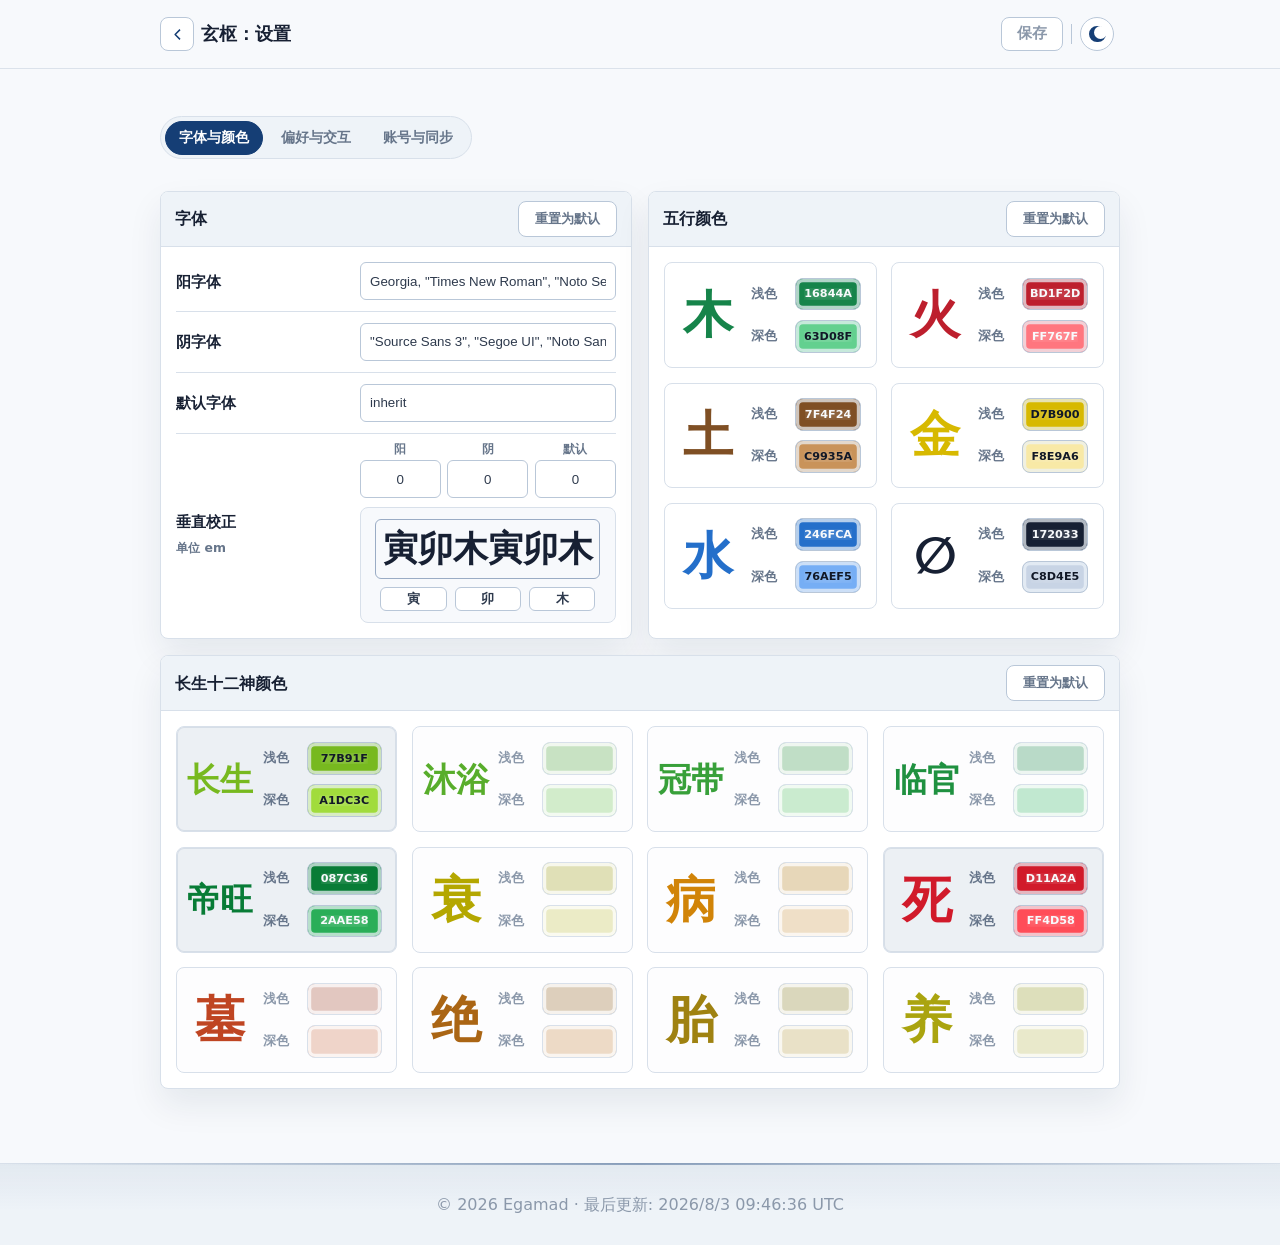
<file: tools/xuan-shu/settings/index.html>
<!DOCTYPE html><html lang="zh-CN" data-layout="simple"> <head><meta charset="UTF-8"><meta name="viewport" content="width=device-width, initial-scale=1.0"><meta name="description" content="配置五行颜色、阴阳字体、排盘规则、显示偏好和账号同步。"><meta name="generator" content="Astro v6.4.2"><meta name="site-version" content="58f1edc60427f2166568a3724cea32cec1711e36"><link rel="icon" type="image/png" href="/images/favicon.png?v=58f1edc60427f2166568a3724cea32cec1711e36"><link rel="apple-touch-icon" href="/images/favicon.png?v=58f1edc60427f2166568a3724cea32cec1711e36"><title>玄枢：设置 - Egamad</title><script>
      (() => {
        const root = document.documentElement;
        root.dataset.headerBooting = "true";

        const clearHeaderBooting = () => {
          window.requestAnimationFrame(() => {
            window.requestAnimationFrame(() => {
              delete root.dataset.headerBooting;
            });
          });
        };

        if (document.readyState === "loading") {
          document.addEventListener("DOMContentLoaded", clearHeaderBooting, { once: true });
        } else {
          clearHeaderBooting();
        }
      })();
    </script><script>(function(){const darkLabel = "切换到深色模式";
const lightLabel = "切换到浅色模式";

      (() => {
        const storageKey = "site-theme";
        const root = document.documentElement;

        const getStoredTheme = () => {
          try {
            return localStorage.getItem(storageKey);
          } catch {
            return null;
          }
        };

        const setStoredTheme = (theme) => {
          try {
            localStorage.setItem(storageKey, theme);
          } catch {}
        };

        let themeTransitionReset = 0;

        const withoutThemeTransition = (callback) => {
          root.dataset.themeChanging = "true";
          callback();
          window.cancelAnimationFrame(themeTransitionReset);
          themeTransitionReset = window.requestAnimationFrame(() => {
            themeTransitionReset = window.requestAnimationFrame(() => {
              delete root.dataset.themeChanging;
            });
          });
        };

        const applyTheme = (theme, options = {}) => {
          const nextTheme = theme === "dark" ? "dark" : "light";
          const commitTheme = () => {
            root.dataset.theme = nextTheme;

            document.querySelectorAll("[data-theme-toggle]").forEach((button) => {
              const isDark = nextTheme === "dark";
              button.setAttribute("aria-pressed", String(isDark));
              button.setAttribute("aria-label", isDark ? lightLabel : darkLabel);
            });
          };

          if (options.instant) {
            withoutThemeTransition(commitTheme);
          } else {
            commitTheme();
          }
        };

        applyTheme(getStoredTheme() ?? "light");

        const bindThemeToggle = () => {
          applyTheme(getStoredTheme() ?? root.dataset.theme ?? "light");
          document.querySelectorAll("[data-theme-toggle]").forEach((button) => {
            button.addEventListener("click", () => {
              const nextTheme = root.dataset.theme === "dark" ? "light" : "dark";
              setStoredTheme(nextTheme);
              applyTheme(nextTheme, { instant: true });
            });
          });
        };

        if (document.readyState === "loading") {
          document.addEventListener("DOMContentLoaded", bindThemeToggle, { once: true });
        } else {
          bindThemeToggle();
        }
      })();
    })();</script><script>
      (() => {
        const root = document.documentElement;

        const setMenuOpen = (open) => {
          root.dataset.menuOpen = open ? "true" : "false";
          document.body.style.overflow = open ? "hidden" : "";

          document.querySelectorAll("[data-menu-toggle]").forEach((button) => {
            button.setAttribute("aria-expanded", String(open));
          });

          document.querySelectorAll("[data-mobile-menu]").forEach((menu) => {
            menu.setAttribute("aria-hidden", String(!open));
          });

          document.querySelectorAll("[data-menu-backdrop]").forEach((backdrop) => {
            backdrop.hidden = !open;
          });
        };

        const bindMenu = () => {
          setMenuOpen(false);

          document.querySelectorAll("[data-menu-toggle]").forEach((button) => {
            button.addEventListener("click", () => {
              setMenuOpen(root.dataset.menuOpen !== "true");
            });
          });

          document.querySelectorAll("[data-menu-close]").forEach((item) => {
            item.addEventListener("click", () => setMenuOpen(false));
          });

          document.addEventListener("keydown", (event) => {
            if (event.key === "Escape") setMenuOpen(false);
          });
        };

        if (document.readyState === "loading") {
          document.addEventListener("DOMContentLoaded", bindMenu, { once: true });
        } else {
          bindMenu();
        }
      })();
    </script><script>(function(){const siteVersion = "58f1edc60427f2166568a3724cea32cec1711e36";

      (() => {
        if (siteVersion === "local-dev") return;

        const versionUrl = `/site-version.json?ts=${Date.now()}`;

        fetch(versionUrl, { cache: "no-store" })
          .then((response) => (response.ok ? response.json() : null))
          .then((data) => {
            const latest = data && data.version;
            if (!latest || latest === siteVersion) return;

            const reloadKey = `site-version-reload:${latest}`;
            if (sessionStorage.getItem(reloadKey)) return;

            sessionStorage.setItem(reloadKey, "1");
            const nextUrl = new URL(window.location.href);
            nextUrl.searchParams.set("v", String(latest).slice(0, 12));
            window.location.replace(nextUrl.toString());
          })
          .catch(() => {});
      })();
    })();</script><script>
      (() => {
        const formatUpdatedTime = () => {
          const browserTimeZone = Intl.DateTimeFormat().resolvedOptions().timeZone;

          document.querySelectorAll("[data-build-timestamp]").forEach((node) => {
            const timestamp = node.getAttribute("data-build-timestamp");
            if (!timestamp) return;

            const date = new Date(timestamp);
            const pageLocale = document.documentElement.lang?.toLowerCase().startsWith("zh") ? "zh-CN" : "en-US";
            const timeZone = browserTimeZone || "Asia/Shanghai";

            try {
              const dateTime = new Intl.DateTimeFormat(pageLocale, {
                timeZone,
                year: "numeric",
                month: pageLocale === "zh-CN" ? "numeric" : "long",
                day: "numeric",
                hour: "2-digit",
                minute: "2-digit",
                second: "2-digit",
                hour12: false,
              }).format(date);
              const zoneName = new Intl.DateTimeFormat("en-US", {
                timeZone,
                timeZoneName: "short",
              }).formatToParts(date).find((part) => part.type === "timeZoneName")?.value;

              node.textContent = zoneName ? `${dateTime} ${zoneName}` : dateTime;
            } catch {}
          });
        };

        if (document.readyState === "loading") {
          document.addEventListener("DOMContentLoaded", formatUpdatedTime, { once: true });
        } else {
          formatUpdatedTime();
        }
      })();
    </script><link rel="stylesheet" href="/_astro/BaseLayout.DNlfDnOT.css">
<link rel="stylesheet" href="/_astro/XuanShuApp.D8Uad_Em.css"></head> <body> <div class="site-shell"> <header class="site-header"> <nav class="site-nav has-tool-leading" aria-label="Primary navigation">  <span class="tool-header-leading-slot" data-tool-header-leading data-empty="false"> <a class="tool-header-leading-action back" href="/tools/xuan-shu/" aria-label="返回上一页" title="返回上一页"> <svg viewBox="0 0 24 24" aria-hidden="true" focusable="false"> <path d="M14.5 6.5 9 12l5.5 5.5"></path> </svg> <span class="visually-hidden">返回上一页</span> </a> </span> <a class="brand" href="/tools/xuan-shu/">  <span>玄枢</span> <span aria-hidden="true">：</span> <span data-dynamic-brand-page-title data-default-brand-page-title="设置">设置</span>  </a>  <div class="site-controls" aria-label="站点控制"> <span class="tool-header-actions-slot" data-tool-header-actions data-empty="false">  <div class="xs-topbar-settings-actions" data-tool-header-actions-placeholder aria-hidden="true"> <button class="xs-toolbar-save-button xs-save-button" type="button" disabled> <svg class="xs-toolbar-button-icon" viewBox="0 -960 960 960" aria-hidden="true" focusable="false" fill="currentColor" style="display:none"> <path d="M840-680v480q0 33-23.5 56.5T760-120H200q-33 0-56.5-23.5T120-200v-560q0-33 23.5-56.5T200-840h480l160 160Zm-80 34L646-760H200v560h560v-446ZM565-275q35-35 35-85t-35-85q-35-35-85-35t-85 35q-35 35-35 85t35 85q35 35 85 35t85-35ZM240-560h360v-160H240v160Zm-40-86v446-560 114Z"></path> </svg> <span class="xs-toolbar-button-text">保存</span> </button> </div> </span>  <button class="theme-toggle" type="button" aria-label="切换深色模式" aria-pressed="false" data-theme-toggle> <span class="theme-icon" aria-hidden="true"></span> </button>   </div> </nav> </header>  <main class="main-content">   <style>astro-island,astro-slot,astro-static-slot{display:contents}</style><script>(()=>{var e=async t=>{await(await t())()};(self.Astro||(self.Astro={})).only=e;window.dispatchEvent(new Event("astro:only"));})();</script><script>(()=>{var g=Object.defineProperty;var w=(c,s,d)=>s in c?g(c,s,{enumerable:!0,configurable:!0,writable:!0,value:d}):c[s]=d;var l=(c,s,d)=>w(c,typeof s!="symbol"?s+"":s,d);var E=new Set(["__proto__","constructor","prototype"]);{let c={0:t=>y(t),1:t=>d(t),2:t=>new RegExp(t),3:t=>new Date(t),4:t=>new Map(d(t)),5:t=>new Set(d(t)),6:t=>BigInt(t),7:t=>new URL(t),8:t=>new Uint8Array(t),9:t=>new Uint16Array(t),10:t=>new Uint32Array(t),11:t=>Number.POSITIVE_INFINITY*t},s=t=>{let[p,e]=t;return p in c?c[p](e):void 0},d=t=>t.map(s),y=t=>typeof t!="object"||t===null?t:Object.fromEntries(Object.entries(t).map(([p,e])=>[p,s(e)]));class f extends HTMLElement{constructor(){super(...arguments);l(this,"Component");l(this,"hydrator");l(this,"hydrate",async()=>{var b;if(!this.hydrator||!this.isConnected)return;let e=(b=this.parentElement)==null?void 0:b.closest("astro-island[ssr]");if(e){e.addEventListener("astro:hydrate",this.hydrate,{once:!0});return}let n=this.querySelectorAll("astro-slot"),r={},i=this.querySelectorAll("template[data-astro-template]");for(let o of i){let a=o.closest(this.tagName);a!=null&&a.isSameNode(this)&&(r[o.getAttribute("data-astro-template")||"default"]=o.innerHTML,o.remove())}for(let o of n){let a=o.closest(this.tagName);a!=null&&a.isSameNode(this)&&(r[o.getAttribute("name")||"default"]=o.innerHTML)}let u;try{u=this.hasAttribute("props")?y(JSON.parse(this.getAttribute("props"))):{}}catch(o){let a=this.getAttribute("component-url")||"<unknown>",v=this.getAttribute("component-export");throw v&&(a+=` (export ${v})`),console.error(`[hydrate] Error parsing props for component ${a}`,this.getAttribute("props"),o),o}let h;await this.hydrator(this)(this.Component,u,r,{client:this.getAttribute("client")}),this.removeAttribute("ssr"),this.dispatchEvent(new CustomEvent("astro:hydrate"))});l(this,"unmount",()=>{this.isConnected||this.dispatchEvent(new CustomEvent("astro:unmount"))})}disconnectedCallback(){document.removeEventListener("astro:after-swap",this.unmount),document.addEventListener("astro:after-swap",this.unmount,{once:!0})}connectedCallback(){if(!this.hasAttribute("await-children")||document.readyState==="interactive"||document.readyState==="complete")this.childrenConnectedCallback();else{let e=()=>{document.removeEventListener("DOMContentLoaded",e),n.disconnect(),this.childrenConnectedCallback()},n=new MutationObserver(()=>{var r;((r=this.lastChild)==null?void 0:r.nodeType)===Node.COMMENT_NODE&&this.lastChild.nodeValue==="astro:end"&&(this.lastChild.remove(),e())});n.observe(this,{childList:!0}),document.addEventListener("DOMContentLoaded",e)}}async childrenConnectedCallback(){let e=this.getAttribute("before-hydration-url");e&&await import(e),this.start()}getRetryImportUrl(e){let n=new URL(e,document.baseURI),r=`astro-retry=${Date.now()}`,i=n.hash.replace(/^#/,"");return n.hash=i?`${i}&${r}`:r,n.toString()}async importWithRetry(e){try{return await import(e)}catch(n){return await new Promise(r=>setTimeout(r,1e3)),import(this.getRetryImportUrl(e))}}handleHydrationError(e){let n=this.getAttribute("component-url"),r=new CustomEvent("astro:hydration-error",{cancelable:!0,bubbles:!0,composed:!0,detail:{error:e,componentUrl:n}});this.dispatchEvent(r)&&console.error(`[astro-island] Error hydrating ${n}`,e)}async start(){let e=JSON.parse(this.getAttribute("opts")),n=this.getAttribute("client");if(Astro[n]===void 0){window.addEventListener(`astro:${n}`,()=>this.start(),{once:!0});return}try{await Astro[n](async()=>{let r=this.getAttribute("renderer-url");try{let[i,{default:u}]=await Promise.all([this.importWithRetry(this.getAttribute("component-url")),r?this.importWithRetry(r):Promise.resolve({default:()=>()=>{}})]),h=this.getAttribute("component-export")||"default";if(h.includes(".")){this.Component=i;for(let m of h.split(".")){if(E.has(m)||!this.Component||typeof this.Component!="object"&&typeof this.Component!="function"||!Object.hasOwn(this.Component,m))throw new Error(`Invalid component export path: ${h}`);this.Component=this.Component[m]}}else{if(E.has(h))throw new Error(`Invalid component export path: ${h}`);this.Component=i[h]}return this.hydrator=u,this.hydrate}catch(i){return this.handleHydrationError(i),()=>{}}},e,this)}catch(r){this.handleHydrationError(r)}}attributeChangedCallback(){this.hydrate()}}l(f,"observedAttributes",["props"]),customElements.get("astro-island")||customElements.define("astro-island",f)}})();</script><astro-island uid="UgClr" component-url="/_astro/XuanShuApp.C87J_eoy.js" component-export="default" renderer-url="/_astro/client.DvDoVHDI.js" props="{&quot;initialPage&quot;:[0,&quot;settings&quot;]}" ssr client="only" opts="{&quot;name&quot;:&quot;XuanShuApp&quot;,&quot;value&quot;:&quot;react&quot;}"></astro-island>   </main> <footer class="site-footer site-footer-meta-only"> <div class="site-footer-inner">  <p class="footer-meta">
© 2026 Egamad · 最后更新: <span data-build-timestamp="2026-08-03T09:46:36.203Z">2026/8/3 17:46:36 GMT+8</span> </p> </div> </footer> </div> </body></html>
</file>
<file: _astro/BaseLayout.DNlfDnOT.css>
:root{color-scheme:light;--ink: #172033;--text: #2e3a4d;--muted: #66758a;--light: #8b98aa;--paper: #f7f9fc;--surface: #ffffff;--surface-soft: #eef3f8;--line: #d8e0ea;--line-strong: #b9c7d8;--blue-ink: #102a43;--blue: #153e75;--blue-soft: #1d4e89;--blue-rgb: 21, 62, 117;--accent: #8a6f2a;--button-ink: #ffffff;--header-bg: rgba(247, 249, 252, .92);--header-border: rgba(216, 224, 234, .92);--control-bg: var(--surface);--control-bg-hover: var(--surface-soft);--shadow: 0 16px 34px rgba(16, 42, 67, .08);--max-width: 960px;--header-height: 68px}:root[data-theme=dark]{color-scheme:dark;--ink: #e7edf7;--text: #c8d4e5;--muted: #9cafc5;--light: #8296ad;--paper: #061524;--surface: #0d2034;--surface-soft: #112a45;--line: #233c58;--line-strong: #365775;--blue-ink: #dcecff;--blue: #8fb9e8;--blue-soft: #b7d4f2;--blue-rgb: 143, 185, 232;--accent: #c2a85f;--button-ink: #061524;--header-bg: rgba(6, 21, 36, .92);--header-border: rgba(55, 87, 117, .6);--control-bg: var(--surface);--control-bg-hover: var(--surface-soft);--shadow: 0 18px 40px rgba(0, 0, 0, .28)}:root[data-theme-changing=true] *,:root[data-theme-changing=true] *:before,:root[data-theme-changing=true] *:after{transition:none!important}*{box-sizing:border-box}html{scroll-behavior:smooth;overflow-x:clip}body{margin:0;font-family:"Source Sans 3",Segoe UI,ui-sans-serif,system-ui,-apple-system,BlinkMacSystemFont,sans-serif;color:var(--text);background:var(--paper);line-height:1.7;overflow-x:clip;-webkit-font-smoothing:antialiased}a{color:var(--blue);text-decoration:none}a:hover{color:var(--blue-soft)}a:focus-visible,button:focus-visible{outline:3px solid rgba(var(--blue-rgb),.24);outline-offset:3px}img{display:block;max-width:100%}button,textarea{font:inherit}h1,h2,h3,h4,p{margin-top:0}h1,h2,h3,h4{color:var(--ink);font-family:Georgia,Times New Roman,"Noto Serif SC",serif;font-weight:600;letter-spacing:0}.site-shell{min-height:100vh;display:flex;flex-direction:column}.site-header{position:fixed;top:0;right:0;left:0;max-width:100vw;overflow:hidden;z-index:20;border-bottom:1px solid var(--header-border);background:var(--header-bg);backdrop-filter:blur(12px)}.site-nav{width:min(var(--max-width),calc(100% - 32px));min-height:var(--header-height);margin:0 auto;display:flex;align-items:center;justify-content:space-between;gap:1.2rem;overflow:visible}.brand{display:inline-flex;align-items:center;color:var(--ink);font-family:Georgia,Times New Roman,"Noto Serif SC",serif;font-size:1.12rem;font-weight:600;white-space:nowrap}.brand:hover{color:var(--blue)}.tool-header-leading-slot[data-empty=true],.tool-header-actions-slot[data-empty=true],.tool-header-leading-slot:empty,.tool-header-actions-slot:empty{display:none}.tool-header-leading-slot[data-empty=false],.tool-header-actions-slot[data-empty=false]{flex:0 0 auto;display:inline-flex;align-items:center}.tool-header-actions-slot[data-hydrated=true] [data-tool-header-actions-placeholder]{display:none}.tool-header-actions-slot .xs-toolbar-save-actions,.tool-header-actions-slot .xs-topbar-record-actions,.tool-header-actions-slot .xs-topbar-settings-actions{display:inline-flex;align-items:center}.tool-header-actions-slot .xs-toolbar-save-actions{min-width:0;justify-content:flex-end;gap:.35rem}.tool-header-actions-slot .xs-topbar-record-actions,.tool-header-actions-slot .xs-topbar-settings-actions{gap:.5rem}.tool-header-actions-slot .xs-topbar-record-actions:after,.tool-header-actions-slot .xs-topbar-settings-actions:after{content:"";width:1px;height:1.28rem;flex:0 0 auto;background:var(--line-strong)}.tool-header-actions-slot .xs-toolbar-save-button{min-width:3.9rem;height:34px;display:inline-flex;align-items:center;justify-content:center;padding:0 .72rem;border:1px solid var(--line-strong);border-radius:8px;background:var(--control-bg);color:var(--blue);cursor:pointer;font:inherit;font-size:.95rem;font-weight:850;line-height:1;white-space:nowrap;transition:border-color .16s ease,background-color .16s ease,color .16s ease,transform .12s ease}.tool-header-actions-slot .xs-toolbar-button-icon{width:19px;height:19px;flex:0 0 auto;display:none;fill:currentColor;stroke:none}.tool-header-actions-slot .xs-toolbar-button-text{display:inline-flex;align-items:center;justify-content:center}.tool-header-actions-slot .xs-toolbar-save-button:not(:disabled):hover,.tool-header-actions-slot .xs-toolbar-save-button:not(:disabled):focus-visible{border-color:var(--blue);background:var(--control-bg-hover);color:var(--blue-soft)}.tool-header-actions-slot .xs-toolbar-save-button.confirm,.tool-header-actions-slot .xs-toolbar-save-button.confirm:not(:disabled):hover,.tool-header-actions-slot .xs-toolbar-save-button.confirm:not(:disabled):focus-visible,.tool-header-actions-slot .xs-toolbar-save-button.xs-save-button:not(:disabled),.tool-header-actions-slot .xs-toolbar-save-button.xs-save-button:not(:disabled):hover,.tool-header-actions-slot .xs-toolbar-save-button.xs-save-button:not(:disabled):focus-visible,.tool-header-actions-slot .xs-toolbar-save-button.active,.tool-header-actions-slot .xs-toolbar-save-button.active:not(:disabled):hover,.tool-header-actions-slot .xs-toolbar-save-button.active:not(:disabled):focus-visible{border-color:var(--blue-soft);background:var(--blue-soft);color:var(--button-ink)}.tool-header-actions-slot .xs-toolbar-save-button:active{transform:translateY(1px)}.tool-header-actions-slot .xs-toolbar-save-button:disabled{border-color:var(--line-strong);background:var(--control-bg);color:var(--light);cursor:not-allowed;transform:none}:root[data-header-booting=true] .tool-header-actions-slot .xs-toolbar-save-button{transition:none}:root[data-header-booting=true] .tool-header-actions-slot .xs-toolbar-save-button:not(:disabled):not(.active):not(.confirm):not(.xs-save-button):hover,:root[data-header-booting=true] .tool-header-actions-slot .xs-toolbar-save-button:not(:disabled):not(.active):not(.confirm):not(.xs-save-button):focus-visible{border-color:var(--line-strong);background:var(--control-bg);color:var(--blue)}@media(max-width:760px){.site-nav.has-tool-leading .tool-header-actions-slot .xs-topbar-record-actions,.site-nav.has-tool-leading .tool-header-actions-slot .xs-topbar-settings-actions{gap:.32rem}.site-nav.has-tool-leading .tool-header-actions-slot .xs-toolbar-save-actions{gap:.28rem}.site-nav.has-tool-leading .tool-header-actions-slot .xs-toolbar-save-button{width:34px;min-width:34px;height:34px;padding:0;border-radius:8px}.site-nav.has-tool-leading .tool-header-actions-slot .xs-toolbar-button-icon{display:block!important}.site-nav.has-tool-leading .tool-header-actions-slot .xs-toolbar-button-text{display:none}.site-nav.has-tool-leading .tool-header-actions-slot .xs-topbar-record-actions:after{margin-left:.04rem}.site-nav.has-tool-leading .tool-header-actions-slot .xs-topbar-settings-actions:after{margin-left:.04rem}}@media(max-width:520px){.site-nav.has-tool-leading .tool-header-actions-slot .xs-toolbar-save-button{width:31px;min-width:31px;height:31px}.site-nav.has-tool-leading .tool-header-actions-slot .xs-toolbar-button-icon{width:18px;height:18px}}.tool-header-leading-action{width:34px;height:34px;display:inline-flex;align-items:center;justify-content:center;padding:0;border:1px solid var(--line-strong);border-radius:8px;background:var(--control-bg);color:var(--blue);text-decoration:none;transition:border-color .16s ease,background-color .16s ease,color .16s ease,transform .12s ease}.tool-header-leading-action svg{width:19px;height:19px;display:block;fill:none;stroke:currentColor;stroke-width:1.9;stroke-linecap:square;stroke-linejoin:round}.tool-header-leading-action:hover,.tool-header-leading-action:focus-visible{border-color:var(--blue);background:var(--control-bg-hover);color:var(--blue-soft)}:root[data-header-booting=true] .tool-header-leading-action{transition:none}:root[data-header-booting=true] .tool-header-leading-action:hover,:root[data-header-booting=true] .tool-header-leading-action:focus-visible{border-color:var(--line-strong);background:var(--control-bg);color:var(--blue)}.tool-header-leading-action:active{transform:translateY(1px)}.site-nav.has-tool-leading{justify-content:flex-start;gap:.45rem}.site-nav.has-tool-leading .brand{min-width:0;margin-right:auto;overflow:hidden;text-overflow:ellipsis}.site-nav.has-tool-leading .site-controls{margin-left:auto}.nav-links{flex:1 1 auto;min-width:0;display:flex;align-items:center;justify-content:flex-end;gap:1.2rem;overflow-x:auto;scrollbar-width:none}.nav-links::-webkit-scrollbar{display:none}.nav-links a{position:relative;color:var(--muted);font-size:.9rem;font-weight:600;white-space:nowrap}.nav-links a:after{content:"";position:absolute;right:0;bottom:-4px;left:0;height:1px;background:var(--blue);transform:scaleX(0);transform-origin:left;transition:transform .16s ease}.nav-links a:hover,.nav-links a:focus-visible{color:var(--blue)}.nav-links a:hover:after,.nav-links a:focus-visible:after{transform:scaleX(1)}.site-controls{flex:0 0 auto;box-sizing:border-box;width:max-content;display:flex;align-items:center;gap:.5rem;padding:.35rem;border:0;border-radius:999px;background:transparent}.menu-toggle,.mobile-menu,.mobile-menu-backdrop{display:none}.nav-action,.theme-toggle{width:34px;height:34px;display:inline-flex;align-items:center;justify-content:center;padding:0;border:1px solid var(--line-strong);border-radius:999px;background:var(--control-bg);color:var(--blue);font-size:.82rem;font-weight:750;line-height:1}.visually-hidden{position:absolute;width:1px;height:1px;overflow:hidden;clip:rect(0 0 0 0);clip-path:inset(50%);white-space:nowrap}.theme-toggle{cursor:pointer}.nav-action{font-family:"Source Sans 3",Segoe UI,ui-sans-serif,system-ui,-apple-system,BlinkMacSystemFont,sans-serif}.toolbox-action,.settings-action{width:34px;border-radius:8px}.settings-action svg{width:19px;height:19px;display:block;fill:none;stroke:currentColor;stroke-width:1.75;stroke-linecap:round;stroke-linejoin:round}.toolbox-action svg{width:19px;height:19px;display:block;fill:none;stroke:currentColor;stroke-width:1.85;stroke-linecap:round;stroke-linejoin:round}.nav-action:hover,.theme-toggle:hover{border-color:var(--blue);background:var(--control-bg-hover);color:var(--blue-soft)}.theme-icon{position:relative;width:1.06rem;height:1.06rem;display:block;border:2px solid currentColor;border-radius:999px;background:currentColor}.theme-icon:after{content:"";position:absolute;top:-.08rem;right:-.18rem;width:.82rem;height:.82rem;border-radius:999px;background:var(--control-bg)}.theme-toggle:hover .theme-icon:after{background:var(--control-bg-hover)}:root[data-theme=dark] .theme-icon{background:transparent}:root[data-theme=dark] .theme-icon:after{display:none}.main-content{flex:1 0 auto;padding-top:var(--header-height)}html[data-tool-fullscreen=true],html[data-tool-fullscreen=true] body{overflow:hidden}html[data-tool-fullscreen=true] .site-header,html[data-tool-fullscreen=true] .site-footer{display:none}html[data-tool-fullscreen=true] .main-content{display:block;min-height:100vh;min-height:100dvh;padding-top:0;overflow:hidden}@supports (height: 100svh){html[data-tool-fullscreen=true] .main-content{min-height:100svh}}.hero-profile,.paper-body,.timeline-copy,.markdown-body{min-width:0;overflow-wrap:anywhere}.academic-hero,.academic-section,.toolbox-page{width:min(var(--max-width),calc(100% - 32px));margin:0 auto}.academic-hero{display:grid;grid-template-columns:260px minmax(0,1fr);gap:3.5rem;align-items:start;padding:5rem 0 2.7rem;scroll-margin-top:calc(var(--header-height) + 16px)}.portrait-frame{position:relative;isolation:isolate}.portrait-frame:after{content:"";position:absolute;inset:10px -10px -10px 10px;z-index:-1;border:1.5px solid rgba(var(--blue-rgb),.35);border-radius:6px}.portrait-frame img{width:100%;aspect-ratio:3 / 4;object-fit:cover;border:1px solid var(--line-strong);border-radius:6px;background:var(--surface-soft)}.hero-profile{max-width:100%;padding-top:.25rem}.hero-location{margin-bottom:.45rem;color:var(--light);font-size:.86rem;font-weight:700;letter-spacing:.04em;text-transform:uppercase}.hero-profile h1{margin-bottom:.2rem;font-size:clamp(2.45rem,6vw,3.45rem);line-height:1.08}.hero-name-cn{margin-bottom:.55rem;color:var(--muted);font-family:Georgia,Times New Roman,"Noto Serif SC",serif;font-size:1.35rem}.hero-name-cn.reading-only{margin-bottom:.75rem}.name-reading{display:block;margin-top:.2rem;color:var(--light);font-family:"Source Sans 3",Segoe UI,ui-sans-serif,system-ui,-apple-system,BlinkMacSystemFont,sans-serif;font-size:.88rem;font-weight:600}.reading-only .name-reading{margin-top:0;font-size:1rem}.hero-affiliation{margin-bottom:.1rem;color:var(--blue);font-weight:700}.hero-title{margin-bottom:.75rem;color:var(--muted);font-size:.98rem}.hero-bio{width:100%;max-width:660px}.hero-email{display:flex;flex-wrap:wrap;gap:.5rem .65rem;align-items:center;margin-bottom:1.35rem}.hero-email>span{color:var(--muted);font-size:.9rem;font-weight:750}.email-copy{min-width:0;display:inline-flex;flex-wrap:wrap;align-items:baseline;gap:.55rem;padding:0;border:0;background:transparent;color:var(--blue);cursor:pointer;text-align:left}.email-copy:hover .email-text,.email-copy:focus-visible .email-text{color:var(--blue-soft);text-decoration:underline;text-underline-offset:3px}.email-text{overflow-wrap:anywhere;font-size:1rem;font-weight:750}.copy-status{flex:0 0 auto;color:var(--light);font-size:.82rem;font-weight:700}.profile-actions{display:flex;flex-wrap:wrap;gap:.75rem;align-items:center;margin-top:1.35rem}.button{min-height:40px;display:inline-flex;align-items:center;justify-content:center;gap:8px;padding:0 14px;border:1.5px solid var(--blue);border-radius:5px;background:var(--blue);color:var(--button-ink);font-size:.9rem;font-weight:700}.button.secondary{background:transparent;color:var(--blue)}.button:hover{border-color:var(--blue-soft);background:var(--blue-soft);color:var(--button-ink)}.button.secondary:hover{background:rgba(var(--blue-rgb),.1);color:var(--blue)}.page-divider{width:min(var(--max-width),calc(100% - 32px));height:1px;margin:0 auto;background:var(--line)}.academic-section{padding:2.45rem 0;scroll-margin-top:calc(var(--header-height) + 16px)}.section-title{display:inline-block;margin-bottom:.55rem;font-size:clamp(1.65rem,3vw,2rem);line-height:1.2}.section-title:after{content:"";display:block;width:42px;height:2px;margin-top:.35rem;border-radius:2px;background:var(--blue)}.section-subtitle{max-width:680px;margin-bottom:1.45rem;color:var(--muted);font-size:.96rem}.research-groups{display:grid;gap:2rem}.research-group{display:grid;gap:.95rem}.research-group-title{margin:.45rem 0 0;color:var(--muted);font-family:"Source Sans 3",Segoe UI,ui-sans-serif,system-ui,-apple-system,BlinkMacSystemFont,sans-serif;font-size:1.02rem;font-weight:850;line-height:1.3}.paper-list,.timeline-list{display:grid;gap:1.7rem}.paper-item{display:block}.timeline-entry{--timeline-time-column: 150px;display:grid;grid-template-columns:var(--timeline-time-column) minmax(0,1fr);gap:1.4rem}html[lang=zh-CN] .timeline-entry{--timeline-time-column: 205px}.timeline-time{color:var(--light);font-size:.82rem;font-weight:700;font-variant-numeric:tabular-nums;white-space:nowrap}.paper-body,.timeline-copy{padding-left:1.2rem;border-left:2px solid var(--line-strong)}.paper-title,.timeline-copy h3{margin-bottom:.25rem;font-size:1.14rem;line-height:1.38}.paper-year{display:inline-block;margin-left:.35rem;color:var(--light);font-family:"Source Sans 3",Segoe UI,ui-sans-serif,system-ui,-apple-system,BlinkMacSystemFont,sans-serif;font-size:.86em;font-weight:700;white-space:nowrap}.paper-title-translation{margin-bottom:.2rem;color:var(--muted);font-size:.93rem;font-weight:600}.paper-advisor,.paper-coauthors,.paper-status{margin-bottom:.35rem;color:var(--muted);font-size:.9rem}.paper-coauthors{color:var(--text);font-style:italic;font-weight:400}.paper-coauthors-plain{font-style:normal}.paper-coauthor-name{color:var(--ink);font-weight:700}.paper-coauthors a.paper-coauthor-name{color:var(--ink);text-decoration:none;transition:color .16s ease}.paper-coauthors a.paper-coauthor-name:hover,.paper-coauthors a.paper-coauthor-name:focus-visible{color:var(--blue)}.paper-status{color:var(--blue);font-weight:400}.paper-status strong{font-weight:700}.paper-status em{font-style:italic}.paper-abstract{margin:.7rem 0 .85rem;color:var(--muted);font-size:.94rem;line-height:1.72}.paper-abstract summary{width:fit-content;color:var(--text);cursor:pointer;font-weight:700;user-select:none;-webkit-user-select:none}.paper-abstract summary strong{color:inherit;font-weight:700}.paper-abstract-translation-label{margin:.85rem 0 0;color:var(--text);font-weight:700}.paper-abstract-translation-label strong{color:inherit;font-weight:700}.paper-abstract summary:hover,.paper-abstract summary:focus-visible{color:var(--ink)}.paper-abstract p{margin-top:.65rem}.paper-links{display:flex;flex-wrap:wrap;gap:.6rem;margin-top:.75rem}.paper-links a{padding:.18rem .55rem;border:1px solid var(--line-strong);border-radius:4px;color:var(--blue);font-size:.82rem;font-weight:700}.paper-links a:hover{border-color:var(--blue);background:var(--surface-soft)}.toolbox-page{padding:4.5rem 0 3rem}.toolbox-hero{margin-bottom:2.2rem}.toolbox-kicker{color:var(--accent);font-size:.78rem;font-weight:800;letter-spacing:.08em;text-transform:uppercase}.toolbox-hero h1{margin-bottom:.45rem;font-size:clamp(2.1rem,5vw,3rem);line-height:1.1}.toolbox-hero p{max-width:680px;color:var(--muted)}.toolbox-categories{display:grid;gap:2.1rem}.toolbox-category{display:grid;gap:1rem}.toolbox-category-head h2{margin-bottom:.15rem;font-size:1.45rem}.toolbox-category-head{display:flex;align-items:flex-start;justify-content:space-between;gap:1rem}.toolbox-category-title{min-width:0}.toolbox-category-head h2:last-child{margin-bottom:0}.toolbox-category-head p,.toolbox-empty{margin-bottom:0;color:var(--muted)}.toolbox-empty{padding:1rem 0;border-top:1px solid var(--line);border-bottom:1px solid var(--line)}.tool-sort-control{flex:0 0 auto;display:inline-flex;align-items:center;gap:.45rem;color:var(--light);font-size:.78rem;font-weight:750}.tool-sort-label{white-space:nowrap}.tool-sort-menu-wrap{position:relative;width:6.2rem;border-radius:999px;z-index:10}.tool-sort-toggle{width:100%;min-height:32px;display:inline-grid;grid-template-columns:minmax(0,1fr) auto;align-items:center;gap:.36rem;padding:0 .72rem;border:1px solid var(--line-strong);border-radius:999px;background:var(--surface);color:var(--muted);cursor:pointer;font:inherit;font-size:.78rem;font-weight:800;text-align:left;transition:border-color .16s ease,background-color .16s ease,color .16s ease,transform .12s ease}.tool-sort-toggle span{min-width:0;overflow:hidden;text-overflow:ellipsis;white-space:nowrap}.tool-sort-toggle:hover,.tool-sort-toggle:focus-visible{border-color:var(--blue);background:var(--surface-soft);color:var(--blue)}.tool-sort-toggle.active,.tool-sort-toggle.active:hover,.tool-sort-toggle.active:focus-visible{border-color:var(--blue);background:var(--blue);color:var(--button-ink)}.tool-sort-toggle:active{transform:translateY(1px)}.tool-sort-chevron{width:.82rem;height:.82rem;fill:none;stroke:currentColor;stroke-linecap:square;stroke-linejoin:round;stroke-width:2.1}.tool-sort-menu{position:absolute;top:calc(100% + .36rem);left:0;min-width:100%;width:max-content;max-width:min(16rem,calc(100vw - 24px));display:grid;gap:.16rem;padding:.28rem;border:1px solid var(--line-strong);border-radius:8px;background:var(--surface);box-shadow:0 14px 36px #0f234224}.tool-sort-menu[hidden]{display:none}.tool-sort-menu button{min-height:2rem;padding:0 .68rem;border:1px solid transparent;border-radius:6px;background:transparent;color:var(--muted);cursor:pointer;font:inherit;font-size:.78rem;font-weight:800;text-align:left;white-space:nowrap}.tool-sort-menu button:hover,.tool-sort-menu button:focus-visible,.tool-sort-menu button.selected{border-color:color-mix(in srgb,var(--blue) 32%,transparent);background:var(--surface-soft);color:var(--blue)}.tool-card-grid{display:grid;grid-template-columns:repeat(2,minmax(0,1fr));gap:1rem}.tool-card{min-height:176px;display:flex;flex-direction:column;justify-content:space-between;gap:1rem;padding:1rem;border:1px solid var(--line);border-radius:6px;background:var(--surface);box-shadow:var(--shadow);color:var(--text);transition:transform .16s ease;will-change:transform}.tool-card-main{min-width:0;display:grid;grid-template-columns:58px minmax(0,1fr);gap:.9rem;align-items:start}.tool-card-icon{width:58px;aspect-ratio:1;display:inline-flex;align-items:center;justify-content:center;overflow:hidden;border:1px solid var(--line);border-radius:8px;background:var(--surface-soft);color:var(--blue)}.tool-card-icon img{width:100%;height:100%;object-fit:contain;padding:.45rem}.tool-card-icon span{font-family:Georgia,Times New Roman,"Noto Serif SC",serif;font-size:1.3rem;font-weight:700}.tool-card-copy{min-width:0}.tool-card:hover,.tool-card:focus-visible{border-color:var(--blue);color:var(--text);transform:translateY(-1px)}.tool-card h3{margin:.2rem 0 .35rem;font-size:1.22rem}.tool-card p{margin-bottom:0;color:var(--muted);font-size:.94rem}.tool-tags{display:flex;flex-wrap:wrap;gap:.45rem}.tool-tags span{padding:.12rem .48rem;border:1px solid var(--line);border-radius:999px;color:var(--light);font-size:.76rem;font-weight:700}.timeline-copy h3{margin-bottom:.15rem}.timeline-program,.timeline-location{margin-bottom:.2rem;color:var(--blue);font-size:.93rem;font-weight:700}.timeline-location{color:var(--muted);font-weight:600}.markdown-body p{margin-bottom:.85rem}.markdown-body p:last-child,.markdown-body ul:last-child{margin-bottom:0}.markdown-body strong{color:var(--ink);font-weight:750}.markdown-body ul{margin:.7rem 0 .1rem;padding-left:1.1rem}.markdown-body li{margin:.3rem 0}.markdown-body code{padding:.05rem .25rem;border-radius:3px;background:var(--surface-soft);color:var(--blue-ink);font-size:.9em}.site-footer{flex-shrink:0;position:relative;margin-top:1.6rem;border-top:1px solid var(--line);background:linear-gradient(180deg,rgba(var(--blue-rgb),.055),transparent 58%),var(--surface-soft)}.site-footer:before{content:"";position:absolute;top:-1px;right:0;left:0;height:2px;background:linear-gradient(90deg,transparent,rgba(var(--blue-rgb),.42),transparent)}.site-footer-inner{width:min(var(--max-width),calc(100% - 32px));margin:0 auto;display:flex;align-items:center;justify-content:space-between;gap:2rem;padding:1.7rem 0}.footer-identity p,.footer-meta{margin:0}.footer-identity{min-width:0;max-width:100%}.footer-identity p{overflow-wrap:anywhere}.footer-line{display:flex;flex-wrap:wrap;gap:0 .35rem}.footer-line>*{min-width:0}.footer-line span{overflow-wrap:anywhere}.footer-identity p+p{margin-top:.35rem}.footer-identity strong{color:var(--ink)}.footer-identity p:first-child{color:var(--text)}.footer-identity p:last-child{color:var(--muted)}.footer-meta{flex:0 0 auto;color:var(--light);text-align:right;white-space:nowrap}.site-footer-meta-only .site-footer-inner{justify-content:center}.site-footer-meta-only .footer-meta{margin-right:auto;margin-left:auto;text-align:center}@media(max-width:700px),(max-width:760px)and (max-aspect-ratio:4 / 5){html[lang=en]{--header-height: 52px}html[lang=en] .site-nav{position:relative;width:min(var(--max-width),calc(100vw - 24px));display:grid;grid-template-columns:42px minmax(0,1fr) max-content;align-items:center;gap:.5rem;min-height:var(--header-height)}html[lang=en] .brand,html[lang=en] .nav-links{display:none}html[lang=en] .menu-toggle{grid-column:1;justify-self:start;width:42px;height:36px;display:inline-flex;flex-direction:column;align-items:center;justify-content:center;gap:4px;padding:0;border:0;border-radius:9px;background:transparent;color:var(--blue);cursor:pointer}html[lang=en] .menu-toggle:hover,html[lang=en] .menu-toggle:focus-visible{background:var(--control-bg-hover)}html[lang=en] .menu-toggle span{width:18px;height:2px;border-radius:999px;background:currentColor}html[lang=en] .site-controls{position:absolute;top:50%;right:0;transform:translateY(-50%);max-width:calc(100vw - 86px);padding:.24rem;gap:.28rem;overflow:visible}html[lang=en] .nav-action,html[lang=en] .theme-toggle{width:31px;height:31px}html[lang=en] .toolbox-action{width:31px;border-radius:7px}html[lang=en][data-layout=simple] .site-nav{grid-template-columns:minmax(0,1fr) max-content}html[lang=en][data-layout=simple] .brand{grid-column:1;display:inline-flex;min-width:0;overflow:hidden;text-overflow:ellipsis}html[lang=en][data-layout=simple] .site-controls{grid-column:2;justify-self:end;position:static;transform:none}html[lang=en][data-layout=simple] .site-nav.has-tool-leading{grid-template-columns:max-content minmax(0,1fr) max-content;gap:.38rem}html[lang=en][data-layout=simple] .site-nav.has-tool-leading .tool-header-leading-slot{grid-column:1}html[lang=en][data-layout=simple] .site-nav.has-tool-leading .brand{grid-column:2;margin-right:0}html[lang=en][data-layout=simple] .site-nav.has-tool-leading .site-controls{grid-column:3}html[lang=en] .mobile-menu-backdrop{position:fixed;inset:0;z-index:40;display:block;border:0;background:#0615245c;backdrop-filter:blur(2px)}html[lang=en] .mobile-menu-backdrop[hidden]{display:none}html[lang=en] .mobile-menu{position:fixed;top:0;bottom:0;left:0;z-index:41;width:min(300px,calc(100vw - 48px));display:block;padding:1.1rem;border-right:1px solid var(--header-border);background:var(--surface);transform:translate(-104%);transition:transform .18s ease}html[lang=en][data-menu-open=true] .mobile-menu{transform:translate(0)}html[lang=en] .mobile-menu-head{display:flex;align-items:center;justify-content:space-between;gap:1rem;padding-bottom:1rem;border-bottom:1px solid var(--line);color:var(--ink);font-family:Georgia,Times New Roman,"Noto Serif SC",serif;font-size:1.06rem;font-weight:600}html[lang=en] .menu-close{width:34px;height:34px;position:relative;display:inline-flex;border:1px solid var(--line-strong);border-radius:999px;background:var(--control-bg);color:var(--blue);cursor:pointer}html[lang=en] .menu-close span{position:absolute;top:50%;left:50%;width:15px;height:2px;border-radius:999px;background:currentColor}html[lang=en] .menu-close span:first-child{transform:translate(-50%,-50%) rotate(45deg)}html[lang=en] .menu-close span:last-child{transform:translate(-50%,-50%) rotate(-45deg)}html[lang=en] .mobile-menu-links{display:grid;gap:.35rem;padding-top:1rem}html[lang=en] .mobile-menu-links a{display:block;padding:.72rem .25rem;border-bottom:1px solid var(--line);color:var(--text);font-size:.98rem;font-weight:700}}@media(max-width:520px),(max-width:580px)and (max-aspect-ratio:3 / 4){html[lang=zh-CN]{--header-height: 52px}html[lang=zh-CN] .site-nav{position:relative;width:min(var(--max-width),calc(100vw - 24px));display:grid;grid-template-columns:42px minmax(0,1fr) max-content;align-items:center;gap:.5rem;min-height:var(--header-height)}html[lang=zh-CN] .brand,html[lang=zh-CN] .nav-links{display:none}html[lang=zh-CN] .menu-toggle{grid-column:1;justify-self:start;width:42px;height:36px;display:inline-flex;flex-direction:column;align-items:center;justify-content:center;gap:4px;padding:0;border:0;border-radius:9px;background:transparent;color:var(--blue);cursor:pointer}html[lang=zh-CN] .menu-toggle:hover,html[lang=zh-CN] .menu-toggle:focus-visible{background:var(--control-bg-hover)}html[lang=zh-CN] .menu-toggle span{width:18px;height:2px;border-radius:999px;background:currentColor}html[lang=zh-CN] .site-controls{position:absolute;top:50%;right:0;transform:translateY(-50%);max-width:calc(100vw - 86px);padding:.24rem;gap:.28rem;overflow:visible}html[lang=zh-CN] .nav-action,html[lang=zh-CN] .theme-toggle{width:31px;height:31px}html[lang=zh-CN] .toolbox-action,html[lang=zh-CN] .settings-action{width:31px;border-radius:7px}html[lang=zh-CN][data-layout=simple] .site-nav{grid-template-columns:minmax(0,1fr) max-content}html[lang=zh-CN][data-layout=simple] .brand{grid-column:1;display:inline-flex;min-width:0;overflow:hidden;text-overflow:ellipsis}html[lang=zh-CN][data-layout=simple] .site-controls{grid-column:2;justify-self:end;position:static;transform:none}html[lang=zh-CN][data-layout=simple] .site-nav.has-tool-leading{grid-template-columns:max-content minmax(0,1fr) max-content;gap:.38rem}html[lang=zh-CN][data-layout=simple] .site-nav.has-tool-leading .tool-header-leading-slot{grid-column:1}html[lang=zh-CN][data-layout=simple] .site-nav.has-tool-leading .brand{grid-column:2;margin-right:0}html[lang=zh-CN][data-layout=simple] .site-nav.has-tool-leading .site-controls{grid-column:3}html[lang=zh-CN] .mobile-menu-backdrop{position:fixed;inset:0;z-index:40;display:block;border:0;background:#0615245c;backdrop-filter:blur(2px)}html[lang=zh-CN] .mobile-menu-backdrop[hidden]{display:none}html[lang=zh-CN] .mobile-menu{position:fixed;top:0;bottom:0;left:0;z-index:41;width:min(300px,calc(100vw - 48px));display:block;padding:1.1rem;border-right:1px solid var(--header-border);background:var(--surface);transform:translate(-104%);transition:transform .18s ease}html[lang=zh-CN][data-menu-open=true] .mobile-menu{transform:translate(0)}html[lang=zh-CN] .mobile-menu-head{display:flex;align-items:center;justify-content:space-between;gap:1rem;padding-bottom:1rem;border-bottom:1px solid var(--line);color:var(--ink);font-family:Georgia,Times New Roman,"Noto Serif SC",serif;font-size:1.06rem;font-weight:600}html[lang=zh-CN] .menu-close{width:34px;height:34px;position:relative;display:inline-flex;border:1px solid var(--line-strong);border-radius:999px;background:var(--control-bg);color:var(--blue);cursor:pointer}html[lang=zh-CN] .menu-close span{position:absolute;top:50%;left:50%;width:15px;height:2px;border-radius:999px;background:currentColor}html[lang=zh-CN] .menu-close span:first-child{transform:translate(-50%,-50%) rotate(45deg)}html[lang=zh-CN] .menu-close span:last-child{transform:translate(-50%,-50%) rotate(-45deg)}html[lang=zh-CN] .mobile-menu-links{display:grid;gap:.35rem;padding-top:1rem}html[lang=zh-CN] .mobile-menu-links a{display:block;padding:.72rem .25rem;border-bottom:1px solid var(--line);color:var(--text);font-size:.98rem;font-weight:700}}@media(max-width:820px){.site-header{position:sticky}.main-content{padding-top:0}.academic-hero{grid-template-columns:1fr;gap:2rem;justify-items:center;padding:3rem 0 2.2rem}.toolbox-page{padding:3rem 0 2.4rem}.tool-card-grid{grid-template-columns:1fr}.toolbox-category-head{align-items:flex-start;flex-direction:column}.portrait-frame{width:min(260px,calc(100vw - 52px));margin:0 auto}.hero-profile{width:100%;text-align:center}.hero-affiliation,.hero-title,.hero-name-cn{margin-right:auto;margin-left:auto}.hero-bio{margin-right:auto;margin-left:auto;text-align:left}.profile-actions,.hero-email{justify-content:center}.research-groups{gap:1.65rem}.research-group{gap:.85rem}.timeline-entry{grid-template-columns:1fr}.timeline-time{white-space:normal}.paper-body,.timeline-copy{padding-left:1rem}}@media(max-width:540px){.academic-hero,.academic-section{width:min(var(--max-width),calc(100% - 28px))}.academic-hero{padding-top:2.1rem}.hero-profile h1{overflow-wrap:break-word;font-size:clamp(1.85rem,9.4vw,2.25rem)}.hero-email{align-items:center;flex-direction:column;gap:.2rem}.hero-bio{width:min(100%,300px)}.email-copy{max-width:100%;align-items:center;flex-direction:column;gap:.08rem;justify-content:center;text-align:center}.email-text{max-width:100%}.profile-actions{align-items:center;flex-direction:row}.button{width:auto}.copy-status{display:block}}@media(max-width:720px){.site-footer-inner{align-items:flex-start;flex-direction:column;gap:.7rem}.footer-meta{text-align:left;white-space:normal}.footer-line{display:grid;gap:.18rem}.footer-separator{display:none}.site-footer-meta-only .site-footer-inner{align-items:center}.site-footer-meta-only .footer-meta{width:100%;text-align:center}}
</file>
<file: _astro/BaseLayout.gi9dx5BN.css>
:root{color-scheme:light;--ink: #172033;--text: #2e3a4d;--muted: #66758a;--light: #8b98aa;--paper: #f7f9fc;--surface: #ffffff;--surface-soft: #eef3f8;--line: #d8e0ea;--line-strong: #b9c7d8;--blue-ink: #102a43;--blue: #153e75;--blue-soft: #1d4e89;--blue-rgb: 21, 62, 117;--accent: #8a6f2a;--button-ink: #ffffff;--header-bg: rgba(247, 249, 252, .92);--header-border: rgba(216, 224, 234, .92);--control-bg: var(--surface);--control-bg-hover: var(--surface-soft);--shadow: 0 16px 34px rgba(16, 42, 67, .08);--max-width: 960px;--header-height: 68px}:root[data-theme=dark]{color-scheme:dark;--ink: #e7edf7;--text: #c8d4e5;--muted: #9cafc5;--light: #8296ad;--paper: #061524;--surface: #0d2034;--surface-soft: #112a45;--line: #233c58;--line-strong: #365775;--blue-ink: #dcecff;--blue: #8fb9e8;--blue-soft: #b7d4f2;--blue-rgb: 143, 185, 232;--accent: #c2a85f;--button-ink: #061524;--header-bg: rgba(6, 21, 36, .92);--header-border: rgba(55, 87, 117, .6);--control-bg: var(--surface);--control-bg-hover: var(--surface-soft);--shadow: 0 18px 40px rgba(0, 0, 0, .28)}*{box-sizing:border-box}html{scroll-behavior:smooth;overflow-x:clip}body{margin:0;font-family:"Source Sans 3",Segoe UI,ui-sans-serif,system-ui,-apple-system,BlinkMacSystemFont,sans-serif;color:var(--text);background:var(--paper);line-height:1.7;overflow-x:clip;-webkit-font-smoothing:antialiased}a{color:var(--blue);text-decoration:none}a:hover{color:var(--blue-soft)}a:focus-visible,button:focus-visible{outline:3px solid rgba(var(--blue-rgb),.24);outline-offset:3px}img{display:block;max-width:100%}button,textarea{font:inherit}h1,h2,h3,p{margin-top:0}h1,h2,h3{color:var(--ink);font-family:Georgia,Times New Roman,"Noto Serif SC",serif;font-weight:600;letter-spacing:0}.site-shell{min-height:100vh;display:flex;flex-direction:column}.site-header{position:fixed;top:0;right:0;left:0;max-width:100vw;overflow:hidden;z-index:20;border-bottom:1px solid var(--header-border);background:var(--header-bg);backdrop-filter:blur(12px)}.site-nav{width:min(var(--max-width),calc(100% - 32px));min-height:var(--header-height);margin:0 auto;display:flex;align-items:center;justify-content:space-between;gap:1.2rem;overflow:visible}.brand{display:inline-flex;align-items:center;color:var(--ink);font-family:Georgia,Times New Roman,"Noto Serif SC",serif;font-size:1.12rem;font-weight:600;white-space:nowrap}.brand:hover{color:var(--blue)}.nav-links{flex:1 1 auto;min-width:0;display:flex;align-items:center;justify-content:flex-end;gap:1.2rem;overflow-x:auto;scrollbar-width:none}.nav-links::-webkit-scrollbar{display:none}.nav-links a{position:relative;color:var(--muted);font-size:.9rem;font-weight:600;white-space:nowrap}.nav-links a:after{content:"";position:absolute;right:0;bottom:-4px;left:0;height:1px;background:var(--blue);transform:scaleX(0);transform-origin:left;transition:transform .16s ease}.nav-links a:hover,.nav-links a:focus-visible{color:var(--blue)}.nav-links a:hover:after,.nav-links a:focus-visible:after{transform:scaleX(1)}.site-controls{flex:0 0 auto;box-sizing:border-box;width:max-content;display:flex;align-items:center;gap:.5rem;padding:.35rem;border:0;border-radius:999px;background:transparent}.menu-toggle,.mobile-menu,.mobile-menu-backdrop{display:none}.nav-action,.theme-toggle{width:34px;height:34px;display:inline-flex;align-items:center;justify-content:center;padding:0;border:1px solid var(--line-strong);border-radius:999px;background:var(--control-bg);color:var(--blue);font-size:.82rem;font-weight:750;line-height:1}.theme-toggle{cursor:pointer}.nav-action{font-family:"Source Sans 3",Segoe UI,ui-sans-serif,system-ui,-apple-system,BlinkMacSystemFont,sans-serif}.toolbox-action{width:34px;border-radius:8px}.toolbox-action svg{width:19px;height:19px;display:block;fill:none;stroke:currentColor;stroke-width:1.85;stroke-linecap:round;stroke-linejoin:round}.nav-action:hover,.theme-toggle:hover{border-color:var(--blue);background:var(--control-bg-hover);color:var(--blue-soft)}.theme-icon{position:relative;width:1.06rem;height:1.06rem;display:block;border:2px solid currentColor;border-radius:999px;background:currentColor}.theme-icon:after{content:"";position:absolute;top:-.08rem;right:-.18rem;width:.82rem;height:.82rem;border-radius:999px;background:var(--control-bg)}.theme-toggle:hover .theme-icon:after{background:var(--control-bg-hover)}:root[data-theme=dark] .theme-icon{background:transparent}:root[data-theme=dark] .theme-icon:after{display:none}.main-content{flex:1 0 auto;padding-top:var(--header-height)}.hero-profile,.paper-body,.timeline-copy,.markdown-body{min-width:0;overflow-wrap:anywhere}.academic-hero,.academic-section,.toolbox-page{width:min(var(--max-width),calc(100% - 32px));margin:0 auto}.academic-hero{display:grid;grid-template-columns:260px minmax(0,1fr);gap:3.5rem;align-items:start;padding:5rem 0 2.7rem;scroll-margin-top:calc(var(--header-height) + 16px)}.portrait-frame{position:relative;isolation:isolate}.portrait-frame:after{content:"";position:absolute;inset:10px -10px -10px 10px;z-index:-1;border:1.5px solid rgba(var(--blue-rgb),.35);border-radius:6px}.portrait-frame img{width:100%;aspect-ratio:3 / 4;object-fit:cover;border:1px solid var(--line-strong);border-radius:6px;background:var(--surface-soft)}.hero-profile{max-width:100%;padding-top:.25rem}.hero-location{margin-bottom:.45rem;color:var(--light);font-size:.86rem;font-weight:700;letter-spacing:.04em;text-transform:uppercase}.hero-profile h1{margin-bottom:.2rem;font-size:clamp(2.45rem,6vw,3.45rem);line-height:1.08}.hero-name-cn{margin-bottom:.55rem;color:var(--muted);font-family:Georgia,Times New Roman,"Noto Serif SC",serif;font-size:1.35rem}.hero-name-cn.reading-only{margin-bottom:.75rem}.name-reading{display:block;margin-top:.2rem;color:var(--light);font-family:"Source Sans 3",Segoe UI,ui-sans-serif,system-ui,-apple-system,BlinkMacSystemFont,sans-serif;font-size:.88rem;font-weight:600}.reading-only .name-reading{margin-top:0;font-size:1rem}.hero-affiliation{margin-bottom:.1rem;color:var(--blue);font-weight:700}.hero-title{margin-bottom:.75rem;color:var(--muted);font-size:.98rem}.hero-bio{width:100%;max-width:660px}.hero-email{display:flex;flex-wrap:wrap;gap:.5rem .65rem;align-items:center;margin-bottom:1.35rem}.hero-email>span{color:var(--muted);font-size:.9rem;font-weight:750}.email-copy{min-width:0;display:inline-flex;flex-wrap:wrap;align-items:baseline;gap:.55rem;padding:0;border:0;background:transparent;color:var(--blue);cursor:pointer;text-align:left}.email-copy:hover .email-text,.email-copy:focus-visible .email-text{color:var(--blue-soft);text-decoration:underline;text-underline-offset:3px}.email-text{overflow-wrap:anywhere;font-size:1rem;font-weight:750}.copy-status{flex:0 0 auto;color:var(--light);font-size:.82rem;font-weight:700}.profile-actions{display:flex;flex-wrap:wrap;gap:.75rem;align-items:center;margin-top:1.35rem}.button{min-height:40px;display:inline-flex;align-items:center;justify-content:center;gap:8px;padding:0 14px;border:1.5px solid var(--blue);border-radius:5px;background:var(--blue);color:var(--button-ink);font-size:.9rem;font-weight:700}.button.secondary{background:transparent;color:var(--blue)}.button:hover{border-color:var(--blue-soft);background:var(--blue-soft);color:var(--button-ink)}.button.secondary:hover{background:rgba(var(--blue-rgb),.1);color:var(--blue)}.page-divider{width:min(var(--max-width),calc(100% - 32px));height:1px;margin:0 auto;background:var(--line)}.academic-section{padding:2.45rem 0;scroll-margin-top:calc(var(--header-height) + 16px)}.section-title{display:inline-block;margin-bottom:.55rem;font-size:clamp(1.65rem,3vw,2rem);line-height:1.2}.section-title:after{content:"";display:block;width:42px;height:2px;margin-top:.35rem;border-radius:2px;background:var(--blue)}.section-subtitle{max-width:680px;margin-bottom:1.45rem;color:var(--muted);font-size:.96rem}.paper-list,.timeline-list{display:grid;gap:1.7rem}.paper-item{display:grid;grid-template-columns:150px minmax(0,1fr);gap:1.4rem}.timeline-entry{--timeline-time-column: 150px;display:grid;grid-template-columns:var(--timeline-time-column) minmax(0,1fr);gap:1.4rem}html[lang=zh-CN] .timeline-entry{--timeline-time-column: 205px}.paper-meta,.timeline-time{color:var(--light);font-size:.82rem;font-weight:700;font-variant-numeric:tabular-nums}.timeline-time{white-space:nowrap}.paper-meta{display:flex;flex-direction:column;gap:.35rem}.paper-body,.timeline-copy{padding-left:1.2rem;border-left:2px solid var(--line-strong)}.paper-body h3,.timeline-copy h3{margin-bottom:.25rem;font-size:1.14rem;line-height:1.38}.paper-advisor,.paper-status{margin-bottom:.35rem;color:var(--muted);font-size:.9rem}.paper-status{color:var(--blue);font-weight:700}.paper-links{display:flex;flex-wrap:wrap;gap:.6rem;margin-top:.75rem}.paper-links a{padding:.18rem .55rem;border:1px solid var(--line-strong);border-radius:4px;color:var(--blue);font-size:.82rem;font-weight:700}.paper-links a:hover{border-color:var(--blue);background:var(--surface-soft)}.toolbox-page{padding:4.5rem 0 3rem}.toolbox-hero{margin-bottom:2.2rem}.toolbox-kicker{color:var(--accent);font-size:.78rem;font-weight:800;letter-spacing:.08em;text-transform:uppercase}.toolbox-hero h1{margin-bottom:.45rem;font-size:clamp(2.1rem,5vw,3rem);line-height:1.1}.toolbox-hero p{max-width:680px;color:var(--muted)}.toolbox-categories{display:grid;gap:2.1rem}.toolbox-category{display:grid;gap:1rem}.toolbox-category-head h2{margin-bottom:.15rem;font-size:1.45rem}.toolbox-category-head{display:flex;align-items:flex-start;justify-content:space-between;gap:1rem}.toolbox-category-title{min-width:0}.toolbox-category-head h2:last-child{margin-bottom:0}.toolbox-category-head p,.toolbox-empty{margin-bottom:0;color:var(--muted)}.toolbox-empty{padding:1rem 0;border-top:1px solid var(--line);border-bottom:1px solid var(--line)}.tool-sort-control{flex:0 0 auto;display:inline-flex;align-items:center;gap:.45rem;color:var(--light);font-size:.78rem;font-weight:750}.tool-sort-label{white-space:nowrap}.tool-sort-select-wrap{position:relative;min-width:92px;border-radius:999px}.tool-sort-select-wrap:after{content:"";position:absolute;top:50%;right:.72rem;width:.42rem;height:.42rem;border-right:1.5px solid currentColor;border-bottom:1.5px solid currentColor;color:var(--muted);pointer-events:none;transform:translateY(-64%) rotate(45deg)}.tool-sort-select{width:100%;min-height:32px;padding:0 1.85rem 0 .78rem;border:1px solid var(--line-strong);border-radius:999px;background:var(--surface);color:var(--muted);appearance:none;cursor:pointer;font-size:.78rem;font-weight:800;line-height:1}.tool-sort-select:hover,.tool-sort-select:focus-visible{border-color:var(--blue);background:var(--surface-soft);color:var(--blue)}.tool-card-grid{display:grid;grid-template-columns:repeat(2,minmax(0,1fr));gap:1rem}.tool-card{min-height:176px;display:flex;flex-direction:column;justify-content:space-between;gap:1rem;padding:1rem;border:1px solid var(--line);border-radius:6px;background:var(--surface);box-shadow:var(--shadow);color:var(--text);transition:transform .16s ease;will-change:transform}.tool-card-main{min-width:0;display:grid;grid-template-columns:58px minmax(0,1fr);gap:.9rem;align-items:start}.tool-card-icon{width:58px;aspect-ratio:1;display:inline-flex;align-items:center;justify-content:center;overflow:hidden;border:1px solid var(--line);border-radius:8px;background:var(--surface-soft);color:var(--blue)}.tool-card-icon img{width:100%;height:100%;object-fit:contain;padding:.45rem}.tool-card-icon span{font-family:Georgia,Times New Roman,"Noto Serif SC",serif;font-size:1.3rem;font-weight:700}.tool-card-copy{min-width:0}.tool-card:hover,.tool-card:focus-visible{border-color:var(--blue);color:var(--text);transform:translateY(-1px)}.tool-card h3{margin:.2rem 0 .35rem;font-size:1.22rem}.tool-card p{margin-bottom:0;color:var(--muted);font-size:.94rem}.tool-tags{display:flex;flex-wrap:wrap;gap:.45rem}.tool-tags span{padding:.12rem .48rem;border:1px solid var(--line);border-radius:999px;color:var(--light);font-size:.76rem;font-weight:700}.timeline-copy h3{margin-bottom:.15rem}.timeline-program,.timeline-location{margin-bottom:.2rem;color:var(--blue);font-size:.93rem;font-weight:700}.timeline-location{color:var(--muted);font-weight:600}.markdown-body p{margin-bottom:.85rem}.markdown-body p:last-child,.markdown-body ul:last-child{margin-bottom:0}.markdown-body strong{color:var(--ink);font-weight:750}.markdown-body ul{margin:.7rem 0 .1rem;padding-left:1.1rem}.markdown-body li{margin:.3rem 0}.markdown-body code{padding:.05rem .25rem;border-radius:3px;background:var(--surface-soft);color:var(--blue-ink);font-size:.9em}.site-footer{flex-shrink:0;position:relative;margin-top:1.6rem;border-top:1px solid var(--line);background:linear-gradient(180deg,rgba(var(--blue-rgb),.055),transparent 58%),var(--surface-soft)}.site-footer:before{content:"";position:absolute;top:-1px;right:0;left:0;height:2px;background:linear-gradient(90deg,transparent,rgba(var(--blue-rgb),.42),transparent)}.site-footer-inner{width:min(var(--max-width),calc(100% - 32px));margin:0 auto;display:flex;align-items:center;justify-content:space-between;gap:2rem;padding:1.7rem 0}.footer-identity p,.footer-meta{margin:0}.footer-identity{min-width:0;max-width:100%}.footer-identity p{overflow-wrap:anywhere}.footer-line{display:flex;flex-wrap:wrap;gap:0 .35rem}.footer-line>*{min-width:0}.footer-line span{overflow-wrap:anywhere}.footer-identity p+p{margin-top:.35rem}.footer-identity strong{color:var(--ink)}.footer-identity p:first-child{color:var(--text)}.footer-identity p:last-child{color:var(--muted)}.footer-meta{flex:0 0 auto;color:var(--light);text-align:right;white-space:nowrap}.site-footer-meta-only .site-footer-inner{justify-content:center}.site-footer-meta-only .footer-meta{margin-right:auto;margin-left:auto;text-align:center}@media(max-width:700px),(max-width:760px)and (max-aspect-ratio:4 / 5){html[lang=en]{--header-height: 52px}html[lang=en] .site-nav{position:relative;width:min(var(--max-width),calc(100vw - 24px));display:grid;grid-template-columns:42px minmax(0,1fr) max-content;align-items:center;gap:.5rem;min-height:var(--header-height)}html[lang=en] .brand,html[lang=en] .nav-links{display:none}html[lang=en] .menu-toggle{grid-column:1;justify-self:start;width:42px;height:36px;display:inline-flex;flex-direction:column;align-items:center;justify-content:center;gap:4px;padding:0;border:0;border-radius:9px;background:transparent;color:var(--blue);cursor:pointer}html[lang=en] .menu-toggle:hover,html[lang=en] .menu-toggle:focus-visible{background:var(--control-bg-hover)}html[lang=en] .menu-toggle span{width:18px;height:2px;border-radius:999px;background:currentColor}html[lang=en] .site-controls{position:absolute;top:50%;right:0;transform:translateY(-50%);max-width:calc(100vw - 86px);padding:.24rem;gap:.28rem;overflow:visible}html[lang=en] .nav-action,html[lang=en] .theme-toggle{width:31px;height:31px}html[lang=en] .toolbox-action{width:31px;border-radius:7px}html[lang=en][data-layout=simple] .site-nav{grid-template-columns:minmax(0,1fr) max-content}html[lang=en][data-layout=simple] .brand{grid-column:1;display:inline-flex;min-width:0;overflow:hidden;text-overflow:ellipsis}html[lang=en][data-layout=simple] .site-controls{grid-column:2;justify-self:end;position:static;transform:none}html[lang=en] .mobile-menu-backdrop{position:fixed;inset:0;z-index:40;display:block;border:0;background:#0615245c;backdrop-filter:blur(2px)}html[lang=en] .mobile-menu-backdrop[hidden]{display:none}html[lang=en] .mobile-menu{position:fixed;top:0;bottom:0;left:0;z-index:41;width:min(300px,calc(100vw - 48px));display:block;padding:1.1rem;border-right:1px solid var(--header-border);background:var(--surface);transform:translate(-104%);transition:transform .18s ease}html[lang=en][data-menu-open=true] .mobile-menu{transform:translate(0)}html[lang=en] .mobile-menu-head{display:flex;align-items:center;justify-content:space-between;gap:1rem;padding-bottom:1rem;border-bottom:1px solid var(--line);color:var(--ink);font-family:Georgia,Times New Roman,"Noto Serif SC",serif;font-size:1.06rem;font-weight:600}html[lang=en] .menu-close{width:34px;height:34px;position:relative;display:inline-flex;border:1px solid var(--line-strong);border-radius:999px;background:var(--control-bg);color:var(--blue);cursor:pointer}html[lang=en] .menu-close span{position:absolute;top:50%;left:50%;width:15px;height:2px;border-radius:999px;background:currentColor}html[lang=en] .menu-close span:first-child{transform:translate(-50%,-50%) rotate(45deg)}html[lang=en] .menu-close span:last-child{transform:translate(-50%,-50%) rotate(-45deg)}html[lang=en] .mobile-menu-links{display:grid;gap:.35rem;padding-top:1rem}html[lang=en] .mobile-menu-links a{display:block;padding:.72rem .25rem;border-bottom:1px solid var(--line);color:var(--text);font-size:.98rem;font-weight:700}}@media(max-width:520px),(max-width:580px)and (max-aspect-ratio:3 / 4){html[lang=zh-CN]{--header-height: 52px}html[lang=zh-CN] .site-nav{position:relative;width:min(var(--max-width),calc(100vw - 24px));display:grid;grid-template-columns:42px minmax(0,1fr) max-content;align-items:center;gap:.5rem;min-height:var(--header-height)}html[lang=zh-CN] .brand,html[lang=zh-CN] .nav-links{display:none}html[lang=zh-CN] .menu-toggle{grid-column:1;justify-self:start;width:42px;height:36px;display:inline-flex;flex-direction:column;align-items:center;justify-content:center;gap:4px;padding:0;border:0;border-radius:9px;background:transparent;color:var(--blue);cursor:pointer}html[lang=zh-CN] .menu-toggle:hover,html[lang=zh-CN] .menu-toggle:focus-visible{background:var(--control-bg-hover)}html[lang=zh-CN] .menu-toggle span{width:18px;height:2px;border-radius:999px;background:currentColor}html[lang=zh-CN] .site-controls{position:absolute;top:50%;right:0;transform:translateY(-50%);max-width:calc(100vw - 86px);padding:.24rem;gap:.28rem;overflow:visible}html[lang=zh-CN] .nav-action,html[lang=zh-CN] .theme-toggle{width:31px;height:31px}html[lang=zh-CN] .toolbox-action{width:31px;border-radius:7px}html[lang=zh-CN][data-layout=simple] .site-nav{grid-template-columns:minmax(0,1fr) max-content}html[lang=zh-CN][data-layout=simple] .brand{grid-column:1;display:inline-flex;min-width:0;overflow:hidden;text-overflow:ellipsis}html[lang=zh-CN][data-layout=simple] .site-controls{grid-column:2;justify-self:end;position:static;transform:none}html[lang=zh-CN] .mobile-menu-backdrop{position:fixed;inset:0;z-index:40;display:block;border:0;background:#0615245c;backdrop-filter:blur(2px)}html[lang=zh-CN] .mobile-menu-backdrop[hidden]{display:none}html[lang=zh-CN] .mobile-menu{position:fixed;top:0;bottom:0;left:0;z-index:41;width:min(300px,calc(100vw - 48px));display:block;padding:1.1rem;border-right:1px solid var(--header-border);background:var(--surface);transform:translate(-104%);transition:transform .18s ease}html[lang=zh-CN][data-menu-open=true] .mobile-menu{transform:translate(0)}html[lang=zh-CN] .mobile-menu-head{display:flex;align-items:center;justify-content:space-between;gap:1rem;padding-bottom:1rem;border-bottom:1px solid var(--line);color:var(--ink);font-family:Georgia,Times New Roman,"Noto Serif SC",serif;font-size:1.06rem;font-weight:600}html[lang=zh-CN] .menu-close{width:34px;height:34px;position:relative;display:inline-flex;border:1px solid var(--line-strong);border-radius:999px;background:var(--control-bg);color:var(--blue);cursor:pointer}html[lang=zh-CN] .menu-close span{position:absolute;top:50%;left:50%;width:15px;height:2px;border-radius:999px;background:currentColor}html[lang=zh-CN] .menu-close span:first-child{transform:translate(-50%,-50%) rotate(45deg)}html[lang=zh-CN] .menu-close span:last-child{transform:translate(-50%,-50%) rotate(-45deg)}html[lang=zh-CN] .mobile-menu-links{display:grid;gap:.35rem;padding-top:1rem}html[lang=zh-CN] .mobile-menu-links a{display:block;padding:.72rem .25rem;border-bottom:1px solid var(--line);color:var(--text);font-size:.98rem;font-weight:700}}@media(max-width:820px){.site-header{position:sticky}.main-content{padding-top:0}.academic-hero{grid-template-columns:1fr;gap:2rem;justify-items:center;padding:3rem 0 2.2rem}.toolbox-page{padding:3rem 0 2.4rem}.tool-card-grid{grid-template-columns:1fr}.toolbox-category-head{align-items:flex-start;flex-direction:column}.portrait-frame{width:min(260px,calc(100vw - 52px));margin:0 auto}.hero-profile{width:100%;text-align:center}.hero-affiliation,.hero-title,.hero-name-cn{margin-right:auto;margin-left:auto}.hero-bio{margin-right:auto;margin-left:auto;text-align:left}.profile-actions,.hero-email{justify-content:center}.paper-item,.timeline-entry{grid-template-columns:1fr}.timeline-time{white-space:normal}.paper-body,.timeline-copy{padding-left:1rem}}@media(max-width:540px){.academic-hero,.academic-section{width:min(var(--max-width),calc(100% - 28px))}.academic-hero{padding-top:2.1rem}.hero-profile h1{overflow-wrap:break-word;font-size:clamp(1.85rem,9.4vw,2.25rem)}.hero-email{align-items:center;flex-direction:column;gap:.2rem}.hero-bio{width:min(100%,300px)}.email-copy{max-width:100%;align-items:center;flex-direction:column;gap:.08rem;justify-content:center;text-align:center}.email-text{max-width:100%}.profile-actions{align-items:center;flex-direction:row}.button{width:auto}.copy-status{display:block}}@media(max-width:720px){.site-footer-inner{align-items:flex-start;flex-direction:column;gap:.7rem}.footer-meta{text-align:left;white-space:normal}.footer-line{display:grid;gap:.18rem}.footer-separator{display:none}.site-footer-meta-only .site-footer-inner{align-items:center}.site-footer-meta-only .footer-meta{width:100%;text-align:center}}
</file>
<file: _astro/index.qGzxiB6w.css>
astro-island[component-url*=hanafuda]{display:block}html:has(.hf-app),body:has(.hf-app){overflow:hidden}body:has(.hf-app){background:var(--paper)}body:has(.hf-app) .site-header,body:has(.hf-app) .site-footer{display:none}body:has(.hf-app) .main-content{display:block;min-height:100vh;min-height:100dvh;padding:0;overflow:hidden}.hf-app{--hf-bg: var(--paper);--hf-panel: color-mix(in srgb, var(--surface) 84%, transparent);--hf-panel-strong: color-mix(in srgb, var(--surface-soft) 90%, transparent);--hf-page-ink: #dcebd4;--hf-page-muted: rgba(220, 235, 212, .7);--hf-ink: var(--hf-page-ink);--hf-muted: var(--hf-page-muted);--hf-line: var(--line);--hf-line-strong: var(--line-strong);--hf-primary: var(--blue);--hf-primary-hover: var(--blue-soft);--hf-primary-ink: var(--button-ink);--hf-control-border: rgba(255, 253, 247, .18);--hf-control-border-hover: rgba(255, 253, 247, .36);--hf-control-bg: linear-gradient(135deg, rgba(24, 54, 45, .94), rgba(9, 25, 22, .86));--hf-control-bg-hover: linear-gradient(135deg, rgba(29, 64, 53, .96), rgba(10, 30, 26, .88));--hf-control-shadow: rgba(4, 16, 14, .2);--hf-control-shadow-hover: rgba(4, 16, 14, .28);--hf-control-font-size: clamp(.84rem, 1.08vw, 1rem);--hf-table: #2f6f55;--hf-table-deep: #173c32;--hf-table-shadow: rgba(15, 32, 27, .46);--hf-side-rail-w: clamp(230px, 18vw, 320px);--hf-player-rail-w: clamp(250px, 18vw, 320px);--hf-capture-panel-w: min(560px, calc(100vw - var(--hf-player-rail-w) - var(--hf-stage-pad, 0px) - var(--hf-stage-pad, 0px) - 30px));--hf-summary-w: min(calc(var(--hf-player-rail-w) + var(--hf-capture-panel-w) + clamp(10px, 1.2vw, 18px)), calc(100vw - var(--hf-stage-pad, 0px) - var(--hf-stage-pad, 0px)));--hf-field-fit-offset: clamp(96px, 10vw, 160px);--hf-field-card-w: min( clamp(86px, 7.8vw, 136px), clamp(62px, 11.2vh, 116px), calc((100vw - var(--hf-field-fit-offset)) / 4.7) );--hf-hand-card-raw-w: min( clamp(76px, 6.2vw, 126px), clamp(56px, 11.2vh, 112px), calc((100vw - clamp(86px, 8vw, 140px))/8) );--hf-hand-card-w: min(var(--hf-hand-card-raw-w), calc(var(--hf-field-card-w) * .92));--hf-compact-card-w: clamp(17px, 1.55vw, 28px);--hf-captured-step: clamp(6px, .55vw, 9px);position:relative;isolation:isolate;width:100vw;height:100vh;height:100dvh;min-height:460px;color:var(--hf-ink);background:radial-gradient(circle at 20% 15%,color-mix(in srgb,var(--surface-soft) 62%,transparent),transparent 34%),linear-gradient(180deg,color-mix(in srgb,var(--surface-soft) 72%,var(--paper)),var(--paper));overflow:hidden}.hf-app[data-display-ready=false]{visibility:hidden}@supports (height: 100svh){.hf-app{height:100svh}body:has(.hf-app) .main-content{min-height:100svh}}:root[data-theme=dark] .hf-app{--hf-table: #255947;--hf-table-deep: #132f28;--hf-table-shadow: rgba(0, 0, 0, .58)}.hf-app[data-table-cloth=deep]{--hf-table: #245447;--hf-table-deep: #0f2b26;--hf-table-shadow: rgba(3, 18, 15, .58);--hf-page-ink: #d8eadf;--hf-page-muted: rgba(216, 234, 223, .7);--hf-control-border: rgba(218, 241, 229, .18);--hf-control-border-hover: rgba(218, 241, 229, .36);--hf-control-bg: linear-gradient(135deg, rgba(16, 49, 45, .95), rgba(5, 23, 22, .9));--hf-control-bg-hover: linear-gradient(135deg, rgba(22, 61, 55, .97), rgba(7, 30, 28, .92));--hf-control-shadow: rgba(0, 14, 13, .26);--hf-control-shadow-hover: rgba(0, 14, 13, .34)}.hf-app[data-table-cloth=indigo]{--hf-table: #314d6f;--hf-table-deep: #162943;--hf-table-shadow: rgba(8, 18, 36, .54);--hf-page-ink: #dde8f6;--hf-page-muted: rgba(221, 232, 246, .7);--hf-control-border: rgba(226, 236, 255, .2);--hf-control-border-hover: rgba(226, 236, 255, .4);--hf-control-bg: linear-gradient(135deg, rgba(43, 67, 101, .96), rgba(15, 29, 50, .9));--hf-control-bg-hover: linear-gradient(135deg, rgba(55, 82, 121, .98), rgba(19, 37, 63, .92));--hf-control-shadow: rgba(6, 14, 30, .24);--hf-control-shadow-hover: rgba(6, 14, 30, .34)}.hf-app *,.hf-app *:before,.hf-app *:after{box-sizing:border-box}.hf-app,.hf-card,.hf-card *,.hf-stock-pile,.hf-stock-pile *,.hf-player-summary,.hf-settlement-overlay,.hf-koikoi-overlay{-webkit-user-select:none;user-select:none}.hf-app input,.hf-app textarea{-webkit-user-select:text;user-select:text}.hf-app button:not(.hf-card),.hf-app input{font:inherit}.hf-app button:not(.hf-card){min-height:38px;border:1px solid color-mix(in srgb,var(--hf-line) 72%,transparent);border-radius:8px;padding:0 14px;color:var(--hf-ink);background:color-mix(in srgb,var(--hf-panel) 92%,transparent);cursor:pointer;box-shadow:0 12px 28px #141c2414}.hf-app button:not(.hf-card):hover,.hf-app button:not(.hf-card):focus-visible{border-color:var(--hf-line-strong);background:var(--hf-panel-strong)}.hf-app button:not(.hf-card):disabled{cursor:not-allowed;opacity:.48}.hf-app button:not(.hf-card)[data-loading=true]{position:relative;display:inline-flex;align-items:center;justify-content:center;gap:0}.hf-button-spinner{position:absolute;top:50%;left:50%;z-index:2;width:1.18em;height:1.18em;border:3px solid rgba(255,247,214,.18);border-top-color:#fffdf7;border-right-color:#fffdf7;border-radius:50%;pointer-events:none;transform:translate(-50%,-50%) rotate(0);animation:hf-button-spin .76s linear infinite;filter:drop-shadow(0 0 4px rgba(255,253,247,.82)) drop-shadow(0 0 10px rgba(255,253,247,.34))}.hf-button-label{min-width:0;transition:opacity .14s ease}.hf-app button:not(.hf-card)[data-loading=true] .hf-button-label{opacity:.18}.hf-app button:not(.hf-card)[data-loading=true]:disabled{opacity:.82}@keyframes hf-button-spin{to{transform:translate(-50%,-50%) rotate(360deg)}}.hf-asset-preload{position:absolute;top:clamp(14px,2vh,24px);left:clamp(14px,2vw,28px);z-index:20;display:grid;grid-template-columns:auto auto;align-items:center;min-width:132px;gap:5px 10px;border:1px solid rgba(255,253,247,.2);border-radius:8px;padding:8px 10px;color:var(--hf-page-ink);background:#0814118a;box-shadow:0 14px 34px #04100e47;backdrop-filter:blur(14px)}.hf-asset-preload span{color:var(--hf-page-muted);font-size:.74rem;line-height:1}.hf-asset-preload strong{color:var(--hf-page-ink);font-size:.74rem;line-height:1;text-align:right}.hf-asset-preload i{grid-column:1 / -1;display:block;height:3px;overflow:hidden;border-radius:999px;background:#fffdf729}.hf-asset-preload i:before{display:block;width:var(--hf-asset-preload-progress, 0%);height:100%;border-radius:inherit;background:color-mix(in srgb,var(--hf-page-ink) 72%,#8bcba0);content:""}.hf-app .hf-primary:not(.hf-card){border-color:transparent;color:var(--hf-primary-ink);background:var(--hf-primary)}.hf-app .hf-primary:not(.hf-card):hover,.hf-app .hf-primary:not(.hf-card):focus-visible{background:var(--hf-primary-hover)}.hf-lobby{position:relative;display:grid;min-height:100%;grid-template-columns:minmax(0,1fr) minmax(330px,390px);gap:clamp(18px,3vw,42px);padding:clamp(28px,5vh,64px) clamp(22px,5vw,82px);background:linear-gradient(125deg,rgba(255,255,255,.12),transparent 38%),radial-gradient(circle at 44% 46%,color-mix(in srgb,var(--hf-table) 82%,#fff 18%),var(--hf-table-deep) 72%)}.hf-settings-screen{background:linear-gradient(125deg,rgba(255,255,255,.12),transparent 38%),radial-gradient(circle at 44% 46%,color-mix(in srgb,var(--hf-table) 82%,#fff 18%),var(--hf-table-deep) 72%)}.hf-settings-stage{position:relative;z-index:1;display:grid;min-height:100%;grid-template-rows:auto minmax(0,1fr);gap:clamp(18px,3vh,34px);padding:clamp(28px,5vh,64px) clamp(22px,6vw,96px);color:var(--hf-page-ink)}.hf-settings-header{display:grid;grid-template-columns:minmax(0,1fr) auto;align-items:center;gap:clamp(16px,3vw,36px);color:var(--hf-page-ink);text-shadow:0 12px 34px rgba(0,0,0,.22)}.hf-settings-header h1{margin:0;color:var(--hf-page-ink);font-size:clamp(2.6rem,8vw,6rem);line-height:.95}.hf-settings-layout{display:grid;width:min(720px,100%);align-self:center;justify-self:center;gap:clamp(18px,3vh,30px)}.hf-settings-section{display:grid;gap:clamp(10px,1.8vh,16px)}.hf-settings-section .hf-panel-head{margin-bottom:0}.hf-settings-credit{border-top:1px solid rgba(255,253,247,.18);padding-top:clamp(12px,2vh,18px)}.hf-lobby-main{position:relative;z-index:1;display:grid;min-height:0;grid-template-columns:minmax(340px,.68fr) minmax(520px,.92fr);gap:clamp(18px,3vw,42px);align-items:end}.hf-lobby-sidebar{position:relative;z-index:1;display:grid;min-height:0;gap:clamp(12px,1.8vh,18px);align-content:center}.hf-lobby-entry,.hf-lobby-room{grid-template-columns:1fr}.hf-entry-main,.hf-room-main{width:min(1180px,100%);justify-self:center;align-items:center;transform:translate(clamp(-58px,-3vw,-28px))}.hf-entry-main{grid-template-columns:minmax(300px,.62fr) minmax(540px,.92fr)}.hf-room-main{grid-template-columns:minmax(300px,.62fr) minmax(580px,.94fr)}.hf-entry-stack{display:grid;min-width:0;gap:clamp(12px,2vh,18px)}.hf-entry-panel,.hf-room-inside{width:100%}.hf-entry-panel .hf-rules-panel{margin-top:clamp(10px,1.7vh,16px);max-height:min(37vh,330px);overflow:hidden;border:0;padding:0;background:transparent;box-shadow:none;backdrop-filter:none}.hf-entry-panel .hf-rules-panel .hf-panel-head{margin-top:clamp(8px,1.4vh,12px)}.hf-room-info{display:grid;grid-template-columns:repeat(4,minmax(0,1fr));gap:8px}.hf-room-info span{display:grid;min-height:48px;align-content:center;gap:3px;border-left:2px solid rgba(255,230,176,.28);padding:6px 10px;color:#fffdf794;background:#fffdf712}.hf-room-info strong{overflow:hidden;color:var(--hf-page-ink);font-size:clamp(.88rem,1.25vw,1.05rem);text-overflow:ellipsis;white-space:nowrap}.hf-room-rule-tags{display:flex;flex-wrap:wrap;gap:7px;margin-top:clamp(10px,1.6vh,14px)}.hf-room-rule-tags span{display:inline-flex;min-height:28px;align-items:center;border:1px solid rgba(255,253,247,.14);border-radius:999px;padding:0 10px;color:#fffdf7b8;background:#fffdf714;font-size:clamp(.68rem,.96vw,.8rem);white-space:nowrap}.hf-title-block{align-self:stretch;display:flex;min-height:0;flex-direction:column;justify-content:center;justify-self:center;max-width:680px;color:var(--hf-page-ink);text-shadow:0 12px 34px rgba(0,0,0,.22)}.hf-kicker{margin:0;color:var(--hf-page-muted);font-size:clamp(.7rem,1.4vw,.92rem);font-weight:800;letter-spacing:0;text-transform:uppercase}.hf-title-block h1,.hf-scorebar h1{margin:0;color:var(--hf-page-ink);font-size:clamp(2.4rem,8.5vw,7.4rem);line-height:.95;letter-spacing:0}.hf-room-panel,.hf-rules-panel,.hf-display-panel{position:relative;z-index:1;align-self:center;min-width:0;border:1px solid rgba(255,253,247,.18);border-radius:10px;padding:clamp(14px,2vw,22px);color:#fffdf7;background:#08141157;box-shadow:0 24px 80px #04100e42;backdrop-filter:blur(16px)}.hf-panel-head{display:flex;align-items:center;justify-content:space-between;gap:10px;margin-bottom:clamp(8px,1.5vh,14px)}.hf-panel-head h2,.hf-action-card h2,.hf-log-panel h2{margin:0;color:var(--hf-page-ink);font-size:clamp(.9rem,1.7vw,1.08rem);line-height:1.18}.hf-panel-head span,.hf-muted,.hf-notice{min-height:1.2em;color:var(--hf-page-muted);font-size:clamp(.76rem,1.4vw,.9rem)}.hf-room-actions,.hf-join-row{gap:9px}.hf-room-actions{display:grid;grid-template-columns:repeat(auto-fit,minmax(96px,1fr))}.hf-room-panel>.hf-room-actions{grid-template-columns:1fr}.hf-join-row{display:flex;flex-wrap:nowrap}.hf-room-panel button,.hf-rules-panel button,.hf-display-panel button{white-space:nowrap}.hf-room-actions button{width:100%;min-width:0}.hf-join-row button{flex:0 0 clamp(100px,11vw,126px)}.hf-room-panel .hf-room-actions button,.hf-room-panel .hf-join-row button:not(.hf-primary),.hf-rules-panel button,.hf-display-panel button{color:#fffdf7;background:#fffdf71f;border-color:#fffdf738;box-shadow:none}.hf-room-panel .hf-primary{color:var(--hf-primary-ink);background:var(--hf-primary)}.hf-start-button{width:100%;margin-top:clamp(10px,1.6vh,16px)}.hf-mode-grid{display:grid;grid-template-columns:repeat(2,minmax(0,1fr));gap:clamp(9px,1.6vw,14px)}.hf-app .hf-mode-card:not(.hf-card){display:flex;min-height:clamp(104px,16vh,142px)!important;align-items:center;justify-content:center;padding:clamp(14px,2vw,22px)!important;text-align:center;white-space:normal}.hf-mode-card strong{color:#fffdf7;font-size:clamp(1.48rem,3vw,2.12rem);line-height:1.05}.hf-local-bot-row{display:grid;grid-template-columns:auto repeat(2,minmax(0,1fr));align-items:center;gap:clamp(7px,1vw,10px);margin-top:clamp(10px,1.6vh,16px)}.hf-local-bot-row>span{color:var(--hf-page-muted);font-size:clamp(.72rem,1.2vw,.86rem);font-weight:850}.hf-local-bot-row button{min-width:0}.hf-settings-gear{position:absolute;top:clamp(14px,2vh,26px);right:clamp(14px,2vw,30px);z-index:12;display:grid;width:clamp(42px,4.4vw,54px);min-width:clamp(42px,4.4vw,54px);height:clamp(42px,4.4vw,54px);min-height:clamp(42px,4.4vw,54px)!important;place-items:center;padding:0!important;border-radius:999px!important}.hf-gear-icon{display:block;width:clamp(20px,2vw,24px);height:clamp(20px,2vw,24px);filter:drop-shadow(0 2px 0 rgba(0,0,0,.2));pointer-events:none}.hf-return-icon{display:block;width:clamp(21px,2.1vw,25px);height:clamp(21px,2.1vw,25px);filter:drop-shadow(0 2px 0 rgba(0,0,0,.2));pointer-events:none}.hf-rule-set{display:grid;grid-template-columns:auto 1fr;align-items:center;gap:9px;margin-top:clamp(10px,1.7vh,16px)}.hf-rule-set>span{color:#fffdf79e;font-size:clamp(.76rem,1.35vw,.88rem);font-weight:800}.hf-rule-set button{width:100%}.hf-rule-set button.selected{border-color:#ffe6b057;color:#fff8e8;background:linear-gradient(180deg,rgba(255,244,211,.24),transparent 42%),linear-gradient(135deg,#9b332d,#5f201d 74%);box-shadow:inset 0 1px #fff4d357,inset 0 -12px 24px #3e0c0a38,0 16px 34px #360d0c47}.hf-join-row{margin-top:clamp(10px,1.7vh,16px)}.hf-join-row input{min-width:0;flex:1;min-height:38px;border:1px solid rgba(255,253,247,.2);border-radius:8px;padding:0 11px;color:#fffdf7;background:#fffdf71a}.hf-seats{display:grid;grid-template-columns:repeat(2,minmax(0,1fr));gap:9px;margin-top:clamp(12px,1.8vh,18px)}.hf-seat-card{display:grid;gap:2px;border-left:2px solid rgba(255,253,247,.26);padding:6px 0 6px 10px}.hf-seat-card>span{color:#fffdf79e;font-size:clamp(.76rem,1.35vw,.88rem)}.hf-notice{min-height:1.2em;margin:clamp(9px,1.4vh,14px) 0 0}.hf-rules-panel,.hf-display-panel{max-height:min(78vh,620px);overflow:hidden}.hf-round-selector{display:grid;grid-template-columns:repeat(4,minmax(0,1fr));gap:clamp(5px,.7vw,7px);margin-bottom:clamp(8px,1.2vh,12px)}.hf-round-selector button{min-width:0;padding-inline:8px!important}.hf-round-selector button.selected{border-color:#ffe6b057;color:#fff8e8;background:linear-gradient(180deg,rgba(255,244,211,.24),transparent 42%),linear-gradient(135deg,#9b332d,#5f201d 74%);box-shadow:inset 0 1px #fff4d357,inset 0 -12px 24px #3e0c0a38,0 16px 34px #360d0c47}.hf-rule-grid{display:grid;grid-template-columns:repeat(auto-fit,minmax(clamp(118px,18vw,148px),1fr));gap:clamp(5px,.65vw,7px)}.hf-rule-toggle{width:100%;justify-content:center;min-width:0;min-height:clamp(30px,3.8vh,34px)!important;padding-inline:clamp(7px,.85vw,10px)!important}.hf-rule-toggle span{display:block;max-width:100%;overflow:hidden;text-overflow:clip;white-space:nowrap}.hf-rule-toggle[data-checked=false]{color:#fffdf7ad;background:#fffdf713;box-shadow:none}.hf-rule-toggle:disabled{opacity:.62}.hf-card-credit{margin:clamp(10px,1.7vh,16px) 0 0;color:color-mix(in srgb,currentColor 54%,transparent);font-size:clamp(.6rem,1.15vw,.76rem);line-height:1.35}.hf-card-credit.compact{margin:0;color:color-mix(in srgb,var(--hf-muted) 82%,transparent);font-size:.66rem}.hf-card-credit a{color:inherit;text-decoration:underline;text-underline-offset:3px}.hf-game{--hf-stage-pad: clamp(12px, 1.7vw, 28px);display:grid;grid-template-rows:auto minmax(0,1fr);min-height:460px;padding:0;background:radial-gradient(circle at 23% 18%,rgba(255,255,255,.13),transparent 32%),radial-gradient(circle at 52% 48%,color-mix(in srgb,var(--hf-table) 88%,#fff 12%),var(--hf-table-deep) 78%)}.hf-scorebar{position:relative;z-index:8;display:grid;grid-template-columns:auto minmax(0,1fr) auto;align-items:start;gap:clamp(8px,1.1vw,14px);padding:var(--hf-stage-pad);color:#fffdf7;pointer-events:none}.hf-scorebar>*{pointer-events:auto}.hf-match-panel{display:flex;min-width:0;max-width:100%;width:fit-content;align-items:center;justify-content:center;justify-self:center;gap:clamp(5px,.75vw,9px);border:1px solid rgba(255,253,247,.12);border-radius:24px;padding:5px;color:#fffdf7;background:linear-gradient(180deg,rgba(255,253,247,.1),transparent 58%),#0614112e;box-shadow:inset 0 1px #ffffff17,0 16px 38px #04100e1f}.hf-room-chip,.hf-round-chip{display:grid;min-height:clamp(38px,4vw,48px);align-content:center;border-radius:18px;padding:5px clamp(10px,1vw,14px);background:#fffdf70e;box-shadow:inset 0 1px #ffffff14;line-height:1}.hf-room-chip{min-width:clamp(116px,10vw,168px)}.hf-round-chip{min-width:clamp(74px,6vw,104px)}.hf-room-chip small,.hf-round-chip small{color:#fffdf78f;font-size:clamp(.48rem,.7vw,.6rem);font-weight:900;letter-spacing:.09em}.hf-room-chip strong{overflow:hidden;color:#fffdf7;font-size:clamp(.8rem,1.05vw,1rem);font-weight:900;text-overflow:ellipsis;white-space:nowrap}.hf-round-chip h1{display:flex;align-items:baseline;gap:2px;margin:0;color:#fffdf7;font-size:clamp(1.15rem,2vw,1.7rem);font-weight:900;line-height:.95;white-space:nowrap}.hf-round-chip em{color:#fffdf794;font-size:.48em;font-style:normal;font-weight:850}.hf-deck-counter{display:inline-flex;align-items:center;gap:8px;min-height:clamp(38px,4vw,48px);border:1px solid rgba(255,253,247,.16);border-radius:999px;padding:5px 12px 5px 7px;color:#fffdf7;background:linear-gradient(180deg,rgba(255,253,247,.12),transparent 48%),#06141138;box-shadow:inset 0 1px #ffffff1f,0 14px 28px #04100e29}.hf-deck-counter small{display:block;color:#fffdf794;font-size:clamp(.48rem,.72vw,.62rem);font-weight:850;letter-spacing:.08em;line-height:1}.hf-deck-counter strong{display:block;color:#fffdf7;font-size:clamp(1rem,1.65vw,1.42rem);font-weight:900;line-height:.95}.hf-board-head span,.hf-board-head strong{display:inline-flex;align-items:center;min-height:34px;border:0;border-radius:0;padding:0;color:#fffdf7;background:transparent;box-shadow:none;font-size:clamp(.78rem,1.25vw,.96rem);line-height:1;backdrop-filter:none}.hf-score-pair{display:flex;gap:6px}.hf-score-badge{display:grid;min-width:clamp(50px,5vw,76px);gap:1px;border-radius:16px;border-bottom:2px solid rgba(255,253,247,.18);padding:5px 6px 7px;background:#fffdf709;text-align:center;text-shadow:0 10px 24px rgba(0,0,0,.2)}.hf-score-badge[data-active=true]{border-bottom-color:color-mix(in srgb,var(--hf-primary) 76%,#fff 24%)}.hf-score-badge span{color:#fffdf7a8;font-size:clamp(.62rem,1vw,.76rem)}.hf-score-badge strong{font-size:clamp(1.45rem,2.9vw,2.4rem);line-height:.92}.hf-scorebar>.hf-return-button,.hf-scorebar>.hf-settings-gear,.hf-scorebar>.hf-spectator-hands-toggle{color:#fffdf7;background:#0a181547;border-color:#fffdf72e;box-shadow:0 18px 42px #04100e29;backdrop-filter:none}.hf-scorebar>.hf-settings-gear{position:static;width:clamp(38px,4vw,48px);min-width:clamp(38px,4vw,48px);height:clamp(38px,4vw,48px);min-height:clamp(38px,4vw,48px)!important;align-self:start}.hf-scorebar>.hf-spectator-hands-toggle{align-self:start;justify-self:end}.hf-table-layout{position:relative;display:grid;grid-template-rows:auto minmax(0,1fr) auto;gap:clamp(8px,1.25vh,16px);width:100%;height:100%;min-height:0;padding:0 var(--hf-stage-pad) var(--hf-stage-pad);overflow:visible}.hf-board{position:relative;display:grid;container-type:size;grid-template-rows:minmax(0,1fr) auto;min-height:0;padding:clamp(6px,1.4vh,16px) 0;place-items:center;color:#fffdf7;overflow:visible}.hf-field{position:relative;z-index:1;display:grid;width:max-content;max-width:100%;min-height:0;--hf-field-slot-w: var(--hf-field-card-w);--hf-field-card-h: calc(var(--hf-field-slot-w) * 100 / 61);--hf-field-col-gap: clamp(6px, .9vw, 16px);--hf-field-row-gap: clamp(4px, .8vh, 10px);grid-template-columns:repeat(7,var(--hf-field-slot-w));grid-template-rows:repeat(6,calc(var(--hf-field-card-h) / 2));column-gap:var(--hf-field-col-gap);row-gap:var(--hf-field-row-gap);align-content:center;align-items:center;justify-content:center;justify-self:center;align-self:center;overflow:visible}.hf-field-slot{display:grid;width:var(--hf-field-slot-w, var(--hf-field-card-w));aspect-ratio:61 / 100;min-width:0;place-items:center;overflow:visible}.hf-field-slot.empty{border:0;border-radius:6px;background:transparent;box-shadow:none}.hf-field-stack{display:grid;width:100%;aspect-ratio:61 / 100;place-items:center;overflow:visible}.hf-field-stack .hf-card{grid-area:1 / 1;transform:translate(var(--hf-field-stack-x, 0%),var(--hf-field-stack-y, 0%)) rotate(var(--hf-field-stack-rot, 0deg));transition:transform .24s cubic-bezier(.2,.72,.16,1),filter .16s ease,box-shadow .16s ease;will-change:transform}.hf-field-stack.cyclable{cursor:pointer}.hf-field-slot.stacked{z-index:3}.hf-field .hf-card{width:100%;flex:none}.hf-stock-pile{--hf-stock-card-w: var(--hf-field-slot-w, var(--hf-field-card-w));z-index:2;isolation:isolate;container-type:inline-size;display:grid;width:var(--hf-stock-card-w);aspect-ratio:61 / 100;grid-column:4;grid-row:3 / span 2;align-self:center;justify-self:center;place-items:center;position:relative;filter:drop-shadow(0 11px 16px rgba(0,0,0,.28))}.hf-stock-back{grid-area:1 / 1;z-index:1;display:block;width:100%;height:100%;border-radius:0;box-shadow:inset 0 0 0 1px #fffdf70e,0 6px 12px #0000002e}.hf-pending-draw-card{z-index:16;display:grid;width:var(--hf-field-slot-w, var(--hf-field-card-w));aspect-ratio:61 / 100;grid-column:4;grid-row:3 / span 2;justify-self:center;align-self:center;place-items:center;pointer-events:none;transform:translate(3px,-3px);filter:drop-shadow(0 18px 22px rgba(0,0,0,.28))}.hf-pending-draw-card .hf-card{width:100%;flex:none}.hf-stock-copy{--hf-stock-main-size: min(calc(var(--hf-stock-card-w) * .35), 2.58rem);--hf-stock-long-month-size: min(calc(var(--hf-stock-card-w) * .25), 1.72rem);--hf-stock-label-size: min(calc(var(--hf-stock-card-w) * .12), .96rem);--hf-stock-main-row: calc(var(--hf-stock-main-size) * 1.08);--hf-stock-label-row: calc(var(--hf-stock-label-size) * 1.08);--hf-stock-spacer-row: min(calc(var(--hf-stock-card-w) * .055), 11px);grid-area:1 / 1;z-index:2;display:grid;align-content:center;justify-items:center;grid-template-rows:var(--hf-stock-main-row) var(--hf-stock-label-row) var(--hf-stock-spacer-row) var(--hf-stock-main-row) var(--hf-stock-label-row);gap:clamp(2px,.32vh,4px);color:#fffdf7;font-family:var(--hf-display-font);line-height:1;pointer-events:none;text-align:center;text-shadow:0 2px 0 rgba(0,0,0,.68);white-space:nowrap}@supports (font-size: 1cqi){.hf-stock-copy{--hf-stock-main-size: min(35cqi, 2.58rem);--hf-stock-long-month-size: min(25cqi, 1.72rem);--hf-stock-label-size: min(12cqi, .96rem);--hf-stock-spacer-row: min(5.5cqi, 11px)}}.hf-stock-copy strong,.hf-stock-copy .hf-stock-month-name{align-self:center;font-size:var(--hf-stock-main-size);font-weight:900;letter-spacing:0;line-height:1}.hf-stock-copy .hf-stock-month-name{display:inline-block;max-width:none;padding-inline:.08em}.hf-stock-copy .hf-stock-month-name.long{font-size:var(--hf-stock-long-month-size)}.hf-stock-section-spacer{display:block;width:1px;height:100%}.hf-stock-copy small{align-self:center;color:#fffdf7c7;font-size:var(--hf-stock-label-size);font-weight:900;letter-spacing:.06em;line-height:1}.hf-stock-round-label{transform:translateY(clamp(1px,.18vh,2px))}.hf-opponent-zone,.hf-human-zone{z-index:6}.hf-opponent-zone{position:relative;display:grid;min-height:0;grid-template-columns:minmax(0,1fr);align-items:center;gap:clamp(12px,1.5vw,20px)}.hf-human-zone{position:relative;display:grid;min-height:0;grid-template-rows:auto auto;gap:clamp(8px,1vh,12px)}.hf-player-summary{display:grid;min-height:0;width:var(--hf-summary-w);max-width:calc(100vw - var(--hf-stage-pad, 0px) - var(--hf-stage-pad, 0px));grid-template-columns:var(--hf-player-rail-w) minmax(0,var(--hf-capture-panel-w));align-items:center;gap:clamp(10px,1.2vw,18px);color:#fffdf7;text-shadow:0 10px 30px rgba(0,0,0,.24)}.hf-human-zone .hf-player-summary{justify-self:center;padding:0;border-radius:0;background:transparent;backdrop-filter:none}.hf-opponent-zone .hf-player-summary{justify-self:center}.hf-player-identity{display:grid;grid-template-columns:clamp(34px,3vw,44px) minmax(0,1fr);align-items:center;width:var(--hf-player-rail-w);min-width:0;gap:clamp(7px,.8vw,10px);justify-items:start}.hf-player-marker{display:grid;width:clamp(34px,3vw,44px);aspect-ratio:1;place-items:center;border:1px solid rgba(255,253,247,.2);border-radius:12px;color:#fffdf7db;background:linear-gradient(180deg,rgba(255,253,247,.13),transparent 48%),linear-gradient(145deg,#264a3fe6,#091c18e6);box-shadow:inset 0 1px #ffffff24,0 10px 22px #00000029;font-size:clamp(.86rem,1.35vw,1.08rem);font-weight:900;line-height:1}.hf-player-marker[data-dealer=true]{border-color:#ffe6b059;color:#fff1cc;background:linear-gradient(180deg,rgba(255,230,176,.16),transparent 48%),linear-gradient(145deg,#803a26f0,#401813f0)}.hf-player-copy{display:grid;min-width:0;gap:4px}.hf-player-tags{display:flex;min-width:0;flex-wrap:wrap;gap:4px;align-items:center}.hf-turn-dot{display:inline-block;width:clamp(9px,.95vw,12px);height:clamp(9px,.95vw,12px);border:1px solid rgba(255,253,247,.18);border-radius:999px;background:#fffdf738;box-shadow:inset 0 1px #ffffff1f}.hf-turn-dot[data-active=true]{border-color:#b8ffc6ad;background:#55e077;box-shadow:0 0 0 3px #55e0771f,0 0 14px #55e07785}.hf-player-identity h2{grid-column:1 / -1;overflow:hidden;max-width:100%;margin:0;color:#fffdf7;font-size:clamp(.98rem,1.75vw,1.34rem);font-weight:850;line-height:1.08;text-overflow:ellipsis;white-space:nowrap}.hf-hand-count{display:inline-grid;min-height:18px;place-items:center;border:1px solid rgba(255,253,247,.12);border-radius:999px;padding:0 7px;color:#fffdf7b8;background:#fffdf70f;font-size:clamp(.52rem,.8vw,.66rem);font-weight:800;line-height:1}.hf-koi-badge{display:inline-grid;min-height:18px;place-items:center;border:1px solid rgba(255,253,247,.1);border-radius:999px;padding:0 7px;color:#fffdf761;background:#fffdf709;box-shadow:inset 0 1px #ffffff0d;font-size:clamp(.52rem,.8vw,.66rem);font-weight:850;line-height:1}.hf-koi-badge[data-active=true]{border-color:#ffe6b085;color:#fff4cf;background:linear-gradient(180deg,rgba(255,230,176,.18),transparent 58%),#6f2d1f7a;box-shadow:inset 0 1px #ffffff29,0 0 12px #ffcc703d}.hf-player-score{display:inline-flex;min-height:20px;align-items:baseline;gap:2px;border:1px solid rgba(255,230,176,.18);border-radius:999px;padding:0 7px;color:#fff1cc;background:linear-gradient(180deg,rgba(255,230,176,.1),transparent 60%),#6f2d1f42;box-shadow:inset 0 1px #ffffff14;line-height:1}.hf-player-score strong{font-size:clamp(.72rem,1vw,.9rem);font-weight:950}.hf-player-score small{color:#fff1cca3;font-size:clamp(.45rem,.68vw,.56rem);font-weight:850}.hf-captured-groups{display:grid;min-width:0;grid-template-columns:repeat(4,minmax(0,1fr));gap:clamp(5px,.58vw,9px);align-items:stretch;justify-content:center;justify-self:center;width:min(var(--hf-capture-panel-w),100%)}.hf-captured-group,.hf-app .hf-captured-group:not(.hf-card){display:grid;min-width:0;width:100%;min-height:calc(var(--hf-compact-card-w) * 100 / 61 + 8px);grid-template-columns:auto minmax(0,1fr);align-items:center;gap:clamp(4px,.65vw,8px);border:1px solid rgba(255,253,247,.11);border-radius:8px;padding:4px clamp(4px,.5vw,6px);color:inherit;background:linear-gradient(180deg,rgba(255,253,247,.07),transparent 62%),#05141129;box-shadow:inset 0 1px #ffffff0d;cursor:pointer;line-height:normal;text-align:left;text-shadow:inherit;transform:none;transition:border-color .16s ease,box-shadow .16s ease,filter .16s ease;overflow:visible}.hf-app .hf-captured-group:not(.hf-card):before{content:none}.hf-app .hf-captured-group:not(.hf-card):hover,.hf-app .hf-captured-group:not(.hf-card):focus-visible{border-color:#ffe6b047;background:linear-gradient(180deg,rgba(255,253,247,.1),transparent 62%),#05141130;box-shadow:inset 0 1px #ffffff14,0 0 0 1px #ffe6b014;filter:brightness(1.08);transform:none}.hf-app .hf-captured-group:not(.hf-card):focus-visible{outline:2px solid rgba(255,230,176,.58);outline-offset:3px}.hf-captured-kind{display:grid;width:clamp(30px,2.75vw,40px);min-width:clamp(30px,2.75vw,40px);min-height:clamp(34px,3.4vw,44px);place-items:center;border-radius:8px;color:#fffdf7;background:linear-gradient(180deg,rgba(255,255,255,.13),transparent 48%),linear-gradient(145deg,#23473beb,#091d19eb);box-shadow:inset 0 1px #ffffff2e,0 10px 20px #00000029;line-height:1}.hf-captured-group[data-kind=hikari] .hf-captured-kind{background:linear-gradient(180deg,rgba(255,247,204,.2),transparent 48%),linear-gradient(145deg,#85481eeb,#471c10eb)}.hf-captured-group[data-kind=tane] .hf-captured-kind{background:linear-gradient(180deg,rgba(218,245,255,.18),transparent 48%),linear-gradient(145deg,#2a575ceb,#0c282ceb)}.hf-captured-group[data-kind=tan] .hf-captured-kind{background:linear-gradient(180deg,rgba(255,223,223,.18),transparent 48%),linear-gradient(145deg,#742830eb,#37121ceb)}.hf-captured-group[data-kind=kasu] .hf-captured-kind{background:linear-gradient(180deg,rgba(255,255,255,.15),transparent 48%),linear-gradient(145deg,#404b45e6,#141b19eb)}.hf-captured-kind span{font-size:clamp(.84rem,1.26vw,1rem);font-weight:900}.hf-captured-kind small{color:#fffdf78f;font-size:clamp(.36rem,.48vw,.48rem);font-weight:800}.hf-captured-kind strong{color:#fffdf7;font-size:clamp(.68rem,.86vw,.84rem);font-weight:900}.hf-captured-stack{position:relative;display:block;min-width:0;width:100%;height:calc(var(--hf-compact-card-w) * 100 / 61);overflow:visible}.hf-captured-stack .hf-card{position:absolute;top:0}.hf-captured-stack .hf-card,.hf-card.compact{width:var(--hf-compact-card-w);flex:0 0 var(--hf-compact-card-w);border-radius:0;box-shadow:0 6px 14px #0000002e}.hf-captured-empty{display:block;width:var(--hf-compact-card-w);aspect-ratio:61 / 100;margin-inline:auto;border:0;border-radius:0;background:transparent}.hf-hand,.hf-capture-stack,.hf-captured-groups{min-width:0}.hf-hand{display:flex;min-height:calc(var(--hf-hand-card-w) * 100 / 61);align-items:end;justify-content:center;gap:clamp(5px,.8vw,11px);overflow:visible}.hf-visible-hand{min-width:0;min-height:calc(var(--hf-hand-card-w) * 100 / 61)}.hf-visible-hand-top{justify-content:flex-end;align-items:start}.hf-visible-hand-top .hf-card{width:min(var(--hf-hand-card-w),clamp(40px,4.5vw,82px));flex-basis:min(var(--hf-hand-card-w),clamp(40px,4.5vw,82px))}.hf-visible-hand-bottom{justify-content:center}.hf-card{position:relative;display:grid;width:var(--hf-hand-card-w);flex:0 0 var(--hf-hand-card-w);aspect-ratio:61 / 100;min-height:0;border:0;border-radius:0;padding:0;place-items:center;overflow:hidden;background:transparent;box-shadow:0 clamp(8px,1.2vh,14px) clamp(18px,2.4vh,30px) #080e1247;transform-origin:center bottom}.hf-card img{width:100%;height:100%;object-fit:contain;-webkit-user-drag:none;user-select:none}.hf-card-fallback{display:grid;width:100%;height:100%;place-items:center;border:1px solid rgba(43,33,24,.3);color:#2b2118;background:linear-gradient(180deg,#fffdf7f5,#f4e8cdf5),#fffdf7;font-family:var(--hf-display-font)}.hf-card-fallback strong{font-size:clamp(1.2rem,2.4vw,2rem);font-weight:950;line-height:1}.hf-card-fallback small{font-size:clamp(.55rem,.9vw,.72rem);font-weight:850;line-height:1}.hf-card-label{position:absolute;right:4px;bottom:4px;left:4px;border-radius:5px;padding:2px 3px;color:#2b2118;background:#fffdf7e6;font-size:clamp(.48rem,.82vw,.62rem);line-height:1.15;text-align:center;opacity:0;pointer-events:none;transform:translateY(3px);transition:opacity .15s ease,transform .15s ease}.hf-card:hover .hf-card-label,.hf-card:focus-visible .hf-card-label{opacity:1;transform:translateY(0)}.hf-card.compact .hf-card-label{display:none}.hf-card.selectable,.hf-card.hoverable{translate:0 0;transition:transform .26s cubic-bezier(.18,.78,.2,1),translate .26s cubic-bezier(.18,.78,.2,1),filter .26s ease,box-shadow .26s ease}.hf-card.selectable{cursor:pointer}.hf-card.selectable:hover,.hf-card.selectable:focus-visible,.hf-card.hoverable:hover,.hf-card.selected{filter:brightness(1.05) drop-shadow(0 0 8px rgba(255,230,176,.72));transform:translateY(-8px)}.hf-card.hoverable:not(.selectable):hover{filter:brightness(1.03) drop-shadow(0 0 8px rgba(236,92,143,.84))}.hf-card.hoverable.pending-choice,.hf-card.hoverable.pending-choice:hover,.hf-card.hoverable.pending-choice:focus-visible{filter:brightness(1.06) drop-shadow(0 0 9px rgba(255,227,126,.72));transform:translateY(-8px) scale(1.012);animation:hf-hand-choice-pulse .98s ease-in-out .18s infinite alternate}.hf-choice-strip{position:relative;z-index:7;justify-self:center;display:flex;align-items:center;justify-content:center;gap:10px;min-height:42px;margin-top:clamp(6px,1vh,10px);border-radius:999px;padding:7px 14px;color:#fffdf7;background:#0a181557;box-shadow:0 18px 42px #04100e29;font-size:clamp(.78rem,1.1vw,.94rem);backdrop-filter:blur(12px)}.hf-action-card,.hf-log-panel{min-width:0;color:#fffdf7;text-shadow:0 10px 28px rgba(0,0,0,.2)}.hf-action-card{align-self:start;border-left:2px solid rgba(255,253,247,.22);padding:4px 0 4px 14px}.hf-action-card p{margin:6px 0 12px;color:#fffdf79e;font-size:clamp(.78rem,1.05vw,.92rem);line-height:1.35}.hf-claim-card{border-left-color:color-mix(in srgb,var(--hf-primary) 74%,#fff 26%)}.hf-claim-card .hf-room-actions{grid-template-columns:repeat(2,minmax(0,1fr))}.hf-final-note{display:inline-flex;align-items:center;min-height:38px;color:#fffdf79e;font-size:clamp(.72rem,1vw,.84rem)}.hf-yaku-list{display:grid;gap:6px}.hf-yaku-list div{display:flex;justify-content:space-between;gap:10px;border-bottom:1px solid rgba(255,253,247,.16);padding:5px 0;font-size:clamp(.76rem,1.05vw,.92rem);line-height:1.2}.hf-yaku-list .hf-yaku-total{border-bottom-color:#fffdf74d;color:#fffdf7;font-weight:700}.hf-log-panel{align-self:stretch;min-height:0;overflow:hidden;opacity:.82}.hf-log-panel .hf-panel-head{margin-bottom:6px}.hf-log-panel ol{display:grid;gap:7px;max-height:100%;margin:0;padding-left:1.1rem;color:#fffdf79e;font-size:clamp(.68rem,.96vw,.82rem);line-height:1.32;overflow:hidden}@media(max-width:1180px){.hf-app{--hf-side-rail-w: clamp(210px, 21vw, 270px);--hf-field-fit-offset: 92px;--hf-field-card-w: min( clamp(82px, 8.8vw, 126px), clamp(58px, 12.8vh, 112px), calc((100vw - var(--hf-field-fit-offset)) / 4.8) );--hf-hand-card-raw-w: min( clamp(64px, 7vw, 104px), clamp(50px, 10.5vh, 96px), calc((100vw - 72px)/8) )}.hf-scorebar{grid-template-columns:minmax(140px,.65fr) minmax(220px,1fr) auto auto}.hf-score-pair{grid-column:2 / 3;grid-row:2;justify-content:center}.hf-scorebar>.hf-return-button{grid-column:3;grid-row:1 / 3}.hf-scorebar>.hf-settings-gear{grid-column:4;grid-row:1 / 3}.hf-board{padding-right:clamp(32px,4vw,78px)}.hf-human-zone .hf-player-summary{width:min(780px,calc(100vw - 72px));max-width:min(780px,calc(100vw - 72px))}.hf-opponent-zone .hf-player-summary{width:min(700px,100%);max-width:min(700px,100%)}}@media(max-width:1024px){.hf-app{--hf-stage-pad: 10px;--hf-side-rail-w: min(330px, calc(100vw - 24px) );--hf-player-rail-w: clamp(230px, 26vw, 300px);--hf-capture-panel-w: min(560px, calc(100vw - var(--hf-player-rail-w) - var(--hf-stage-pad, 0px) - var(--hf-stage-pad, 0px) - 18px));--hf-field-fit-offset: 38px;--hf-field-card-w: min( clamp(60px, 13vw, 92px), clamp(44px, 10.8vh, 82px), calc((100vw - var(--hf-field-fit-offset)) / 4.6) );--hf-hand-card-raw-w: min( clamp(42px, 8.2vw, 76px), clamp(38px, 10.2vh, 74px), calc((100vw - 46px)/8) );--hf-compact-card-w: clamp(16px, 3vw, 26px);--hf-captured-step: clamp(6px, 1.1vw, 9px);min-height:420px}.hf-lobby{grid-template-columns:1fr;gap:12px;padding:18px}.hf-lobby-entry{align-content:center;justify-items:center}.hf-lobby-main,.hf-entry-main,.hf-room-main{grid-template-columns:1fr;align-items:end;transform:none}.hf-entry-main{align-items:stretch;align-content:center;gap:clamp(18px,3vh,28px)}.hf-entry-main .hf-title-block{align-self:end;justify-content:end;text-align:center}.hf-entry-main .hf-entry-stack{align-self:start}.hf-mode-grid,.hf-local-bot-row{grid-template-columns:1fr}.hf-local-bot-row>span{justify-self:center}.hf-title-block h1{font-size:clamp(2.2rem,12vw,4.2rem)}.hf-rules-panel{max-height:none}.hf-rule-grid{grid-template-columns:repeat(auto-fit,minmax(clamp(118px,32vw,148px),1fr))}.hf-scorebar{grid-template-columns:minmax(112px,.34fr) minmax(0,1fr) auto auto;gap:4px 8px;align-items:start}.hf-board-head span,.hf-board-head strong{min-height:22px;font-size:clamp(.58rem,1.85vw,.74rem)}.hf-score-pair{grid-column:2;grid-row:2;gap:4px;justify-content:flex-start}.hf-score-badge{min-width:46px;padding:1px 3px 5px}.hf-score-badge span{font-size:clamp(.5rem,1.5vw,.62rem)}.hf-score-badge strong{font-size:clamp(1.08rem,3.4vw,1.55rem)}.hf-scorebar>.hf-return-button{grid-column:3;grid-row:1 / 3;min-height:38px!important;padding-inline:11px!important;font-size:clamp(.72rem,1.8vw,.86rem)}.hf-scorebar>.hf-settings-gear{grid-column:4;grid-row:1 / 3;width:40px;min-width:40px;height:40px;min-height:40px!important}.hf-board{padding:clamp(5px,1vh,12px) 0}.hf-opponent-zone{grid-template-columns:minmax(0,1fr) auto;align-items:center;gap:8px}.hf-opponent-zone .hf-player-summary{grid-template-columns:minmax(0,1fr);width:min(620px,100%);max-width:min(620px,100%);gap:8px}.hf-opponent-zone .hf-player-identity,.hf-human-zone .hf-player-identity{justify-self:center;min-width:0;text-align:center}.hf-opponent-zone .hf-captured-groups,.hf-human-zone .hf-captured-groups{grid-template-columns:repeat(4,minmax(0,clamp(92px,22vw,132px)));gap:4px}.hf-opponent-zone .hf-captured-group,.hf-human-zone .hf-captured-group{gap:4px;padding:3px 4px}.hf-opponent-zone .hf-captured-kind,.hf-human-zone .hf-captured-kind{width:clamp(28px,3.5vw,34px);min-width:clamp(28px,3.5vw,34px);min-height:clamp(30px,3.9vw,38px)}.hf-human-zone{gap:8px}.hf-human-zone .hf-player-summary{grid-template-columns:minmax(0,1fr);max-width:calc(100vw - 24px);gap:8px}.hf-action-card{overflow:hidden}}@media(max-width:560px){.hf-app{--hf-player-rail-w: clamp(88px, 24vw, 116px);--hf-capture-panel-w: min(420px, calc(100vw - var(--hf-player-rail-w) - var(--hf-stage-pad, 0px) - var(--hf-stage-pad, 0px) - 10px));--hf-field-fit-offset: 28px;--hf-field-card-w: min(clamp(48px, 13vw, 68px), clamp(34px, 9.8vh, 60px), calc((100vw - var(--hf-field-fit-offset)) / 4.6));--hf-hand-card-raw-w: min(clamp(36px, 11vw, 58px), clamp(32px, 9.5vh, 56px), calc((100vw - 34px)/8) );--hf-compact-card-w: clamp(14px, 4vw, 20px);--hf-captured-step: clamp(5px, 1.7vw, 7px)}.hf-card-credit:not(.compact){display:none}.hf-room-panel,.hf-rules-panel{padding:12px}.hf-rule-grid{grid-template-columns:repeat(auto-fit,minmax(clamp(118px,32vw,148px),1fr))}.hf-seats{grid-template-columns:1fr}.hf-room-info{grid-template-columns:repeat(2,minmax(0,1fr))}.hf-board{padding:clamp(4px,.8vh,10px) 0}.hf-scorebar{grid-template-columns:minmax(86px,.34fr) minmax(0,1fr) auto auto;gap:4px}.hf-board-head span,.hf-board-head strong{min-height:18px;font-size:clamp(.5rem,2vw,.62rem)}.hf-score-pair{gap:4px}.hf-score-badge{min-width:42px;padding:1px 2px 4px}.hf-score-badge span{font-size:clamp(.46rem,1.9vw,.56rem)}.hf-score-badge strong{font-size:clamp(1rem,4.6vw,1.35rem)}.hf-human-zone .hf-player-summary{grid-template-columns:minmax(0,1fr);justify-self:center;width:calc(100vw - 24px);max-width:calc(100vw - 24px);padding:6px 10px}.hf-human-zone .hf-player-identity{justify-self:center;text-align:center}.hf-opponent-zone .hf-player-summary{grid-template-columns:minmax(0,1fr);width:min(430px,calc(100vw - 94px));max-width:min(430px,calc(100vw - 94px));gap:5px}.hf-opponent-zone .hf-player-identity{justify-self:center;min-width:0;text-align:center}.hf-opponent-zone .hf-captured-groups,.hf-human-zone .hf-captured-groups{grid-template-columns:repeat(4,minmax(0,clamp(68px,22vw,100px)));gap:4px}.hf-opponent-zone .hf-captured-group,.hf-human-zone .hf-captured-group{grid-template-columns:1fr;justify-items:center;padding:4px}.hf-opponent-zone .hf-captured-kind,.hf-human-zone .hf-captured-kind{width:100%;min-width:0;min-height:28px;grid-template-columns:auto auto;gap:2px 5px}.hf-opponent-zone .hf-captured-kind span,.hf-human-zone .hf-captured-kind span{font-size:clamp(.66rem,3vw,.82rem)}.hf-opponent-zone .hf-captured-kind small,.hf-human-zone .hf-captured-kind small{font-size:clamp(.3rem,1.4vw,.38rem)}.hf-opponent-zone .hf-captured-kind strong,.hf-human-zone .hf-captured-kind strong{font-size:.76rem}.hf-action-card p,.hf-log-panel .hf-panel-head span,.hf-log-panel ol li{font-size:clamp(.58rem,2.2vw,.72rem)}}@media(max-height:660px)and (min-width:1025px){.hf-app{--hf-field-fit-offset: 92px;--hf-field-card-w: min(clamp(64px, 6.4vw, 96px), clamp(44px, 9.3vh, 82px), calc((100vw - var(--hf-field-fit-offset)) / 4.8));--hf-hand-card-raw-w: min(clamp(54px, 5.5vw, 88px), clamp(40px, 10.4vh, 76px), calc((100vw - 90px)/8) );--hf-compact-card-w: clamp(18px, 2vw, 30px)}.hf-board{padding-block:4px}.hf-human-zone .hf-player-summary{padding-block:5px}.hf-card-credit.compact{font-size:.56rem}}.hf-opponent-zone .hf-player-summary,.hf-human-zone .hf-player-summary,.hf-game-spectating .hf-opponent-zone .hf-player-summary,.hf-game-spectating .hf-human-zone .hf-player-summary{width:var(--hf-summary-w);max-width:calc(100vw - var(--hf-stage-pad, 0px) - var(--hf-stage-pad, 0px));grid-template-columns:var(--hf-player-rail-w) minmax(0,var(--hf-capture-panel-w));gap:clamp(10px,1.2vw,18px);padding:0}.hf-opponent-zone .hf-player-identity,.hf-human-zone .hf-player-identity{justify-self:stretch;width:var(--hf-player-rail-w);text-align:left}.hf-opponent-zone .hf-captured-groups,.hf-human-zone .hf-captured-groups{grid-template-columns:repeat(4,minmax(0,1fr));width:min(var(--hf-capture-panel-w),100%);gap:clamp(4px,.55vw,8px)}.hf-opponent-zone .hf-captured-group,.hf-human-zone .hf-captured-group{grid-template-columns:auto minmax(0,1fr);justify-items:stretch;gap:clamp(4px,.6vw,7px);padding:4px clamp(4px,.48vw,6px)}.hf-opponent-zone .hf-captured-kind,.hf-human-zone .hf-captured-kind{width:clamp(30px,2.75vw,40px);min-width:clamp(30px,2.75vw,40px);min-height:clamp(34px,3.4vw,44px);grid-template-columns:none;gap:0}.hf-scorebar{grid-template-columns:auto minmax(0,1fr) auto}.hf-match-panel{grid-column:2;grid-row:1}.hf-scorebar>.hf-return-button{grid-column:1;grid-row:1}.hf-scorebar>.hf-settings-gear{grid-column:3;grid-row:1}@media(max-width:980px){.hf-app{--hf-player-rail-w: min(320px, calc(100vw - var(--hf-stage-pad, 0px) - var(--hf-stage-pad, 0px)));--hf-capture-panel-w: min(620px, calc(100vw - var(--hf-stage-pad, 0px) - var(--hf-stage-pad, 0px)));--hf-summary-w: calc(100vw - var(--hf-stage-pad, 0px) - var(--hf-stage-pad, 0px))}.hf-opponent-zone .hf-player-summary,.hf-human-zone .hf-player-summary,.hf-game-spectating .hf-opponent-zone .hf-player-summary,.hf-game-spectating .hf-human-zone .hf-player-summary{grid-template-columns:minmax(0,1fr);grid-template-rows:auto auto;gap:clamp(5px,.8vh,9px);width:var(--hf-summary-w)}.hf-opponent-zone .hf-player-identity,.hf-human-zone .hf-player-identity{width:var(--hf-player-rail-w);justify-self:start}.hf-opponent-zone .hf-player-identity{grid-row:1}.hf-opponent-zone .hf-captured-groups{grid-row:2;justify-self:center}.hf-human-zone .hf-captured-groups{grid-row:1;justify-self:center}.hf-human-zone .hf-player-identity{grid-row:2}.hf-opponent-zone{align-items:start}.hf-human-zone{align-items:end}.hf-scorebar{grid-template-columns:auto minmax(0,1fr) auto}.hf-match-panel{flex-wrap:wrap;justify-content:center;justify-self:center}}@media(max-width:760px){.hf-scorebar{grid-template-columns:auto minmax(0,1fr) auto;gap:5px;padding:6px}.hf-match-panel{display:grid;width:fit-content;min-width:0;max-width:100%;grid-template-columns:minmax(86px,1fr) minmax(54px,.62fr);align-items:stretch;gap:3px;border-radius:18px;padding:3px}.hf-room-chip,.hf-round-chip{min-width:0;min-height:32px;border-radius:14px;padding:4px 6px}.hf-room-chip{min-width:0}.hf-room-chip small,.hf-round-chip small{font-size:.46rem;letter-spacing:.04em}.hf-room-chip strong{font-size:.64rem}.hf-round-chip h1{font-size:1rem}.hf-scorebar>.hf-return-button{min-height:34px!important;padding:0!important;font-size:.72rem}.hf-scorebar>.hf-settings-gear{width:34px;min-width:34px;height:34px;min-height:34px!important}}.hf-app button:not(.hf-card),.hf-app .hf-room-panel .hf-room-actions button:not(.hf-card),.hf-app .hf-room-panel .hf-join-row button:not(.hf-card),.hf-app .hf-rules-panel button:not(.hf-card),.hf-app .hf-scorebar>button:not(.hf-card){position:relative;isolation:isolate;min-height:clamp(34px,4.7vh,44px);border:1px solid var(--hf-control-border);border-radius:999px;padding:0 clamp(13px,1.4vw,18px);color:#fffdf7;background:linear-gradient(180deg,rgba(255,253,247,.12),transparent 42%),var(--hf-control-bg);box-shadow:inset 0 1px #fffdf733,inset 0 -10px 22px #00000029,0 12px 28px var(--hf-control-shadow);font-size:var(--hf-control-font-size);font-weight:750;line-height:1;white-space:nowrap;text-shadow:0 1px 0 rgba(0,0,0,.24);transform:translateY(0);transition:transform .16s ease,border-color .16s ease,box-shadow .16s ease,filter .16s ease;overflow:hidden}.hf-app button:not(.hf-card):before,.hf-app .hf-room-panel .hf-room-actions button:not(.hf-card):before,.hf-app .hf-room-panel .hf-join-row button:not(.hf-card):before,.hf-app .hf-rules-panel button:not(.hf-card):before,.hf-app .hf-scorebar>button:not(.hf-card):before{content:"";position:absolute;inset:2px;z-index:-1;border-radius:inherit;background:linear-gradient(90deg,rgba(255,253,247,.14),transparent 26%,transparent 74%,rgba(255,253,247,.08));pointer-events:none}.hf-app button:not(.hf-card):hover,.hf-app button:not(.hf-card):focus-visible{border-color:var(--hf-control-border-hover);background:linear-gradient(180deg,rgba(255,253,247,.14),transparent 42%),var(--hf-control-bg-hover);box-shadow:inset 0 1px #fffdf747,inset 0 -10px 22px #0000001f,0 16px 34px var(--hf-control-shadow-hover);filter:saturate(1.06) brightness(1.04);transform:translateY(-1px)}.hf-app button:not(.hf-card):active{transform:translateY(1px)}.hf-app button:not(.hf-card):disabled{cursor:not-allowed;opacity:.44;filter:grayscale(.2);transform:none}.hf-app button:not(.hf-card):disabled[data-soft-disabled=true]{cursor:default;opacity:1;filter:none;transform:none}.hf-app .hf-primary:not(.hf-card),.hf-app .hf-room-panel .hf-primary:not(.hf-card),.hf-app .hf-rules-panel .selected:not(.hf-card),.hf-app .hf-display-panel .selected:not(.hf-card),.hf-app .hf-setting-options .selected:not(.hf-card){border-color:#ffe6b057;color:#fff8e8;background:linear-gradient(180deg,rgba(255,244,211,.24),transparent 42%),linear-gradient(135deg,#9b332d,#5f201d 74%);box-shadow:inset 0 1px #fff4d357,inset 0 -12px 24px #3e0c0a38,0 16px 34px #360d0c47}.hf-app .hf-primary:not(.hf-card):hover,.hf-app .hf-primary:not(.hf-card):focus-visible,.hf-app .hf-room-panel .hf-primary:not(.hf-card):hover,.hf-app .hf-room-panel .hf-primary:not(.hf-card):focus-visible,.hf-rule-set button.selected:hover,.hf-rule-set button.selected:focus-visible,.hf-app .hf-rules-panel .selected:not(.hf-card):hover,.hf-app .hf-rules-panel .selected:not(.hf-card):focus-visible,.hf-app .hf-display-panel .selected:not(.hf-card):hover,.hf-app .hf-display-panel .selected:not(.hf-card):focus-visible,.hf-app .hf-setting-options .selected:not(.hf-card):hover,.hf-app .hf-setting-options .selected:not(.hf-card):focus-visible{border-color:#ffe6b06b;color:#fff8e8;background:linear-gradient(180deg,rgba(255,244,211,.28),transparent 42%),linear-gradient(135deg,#a33932,#64211e 74%);box-shadow:inset 0 1px #fff4d361,inset 0 -12px 24px #3e0c0a2e,0 18px 38px #360d0c4d}.hf-app .hf-danger:not(.hf-card){border-color:#ffd2d238;color:#fff6f2;background:linear-gradient(180deg,rgba(255,255,255,.12),transparent 42%),linear-gradient(135deg,#7a2522,#351614 76%)}.hf-seat-card{position:relative;--hf-seat-name-min-width: 16ch;--hf-seat-action-width: clamp(112px, 10.5vw, 142px);--hf-seat-action-button-height: clamp(32px, 4vh, 38px);--hf-seat-action-gap: 6px;--hf-seat-action-stack-height: calc(var(--hf-seat-action-button-height) * 2 + var(--hf-seat-action-gap));grid-template-columns:minmax(var(--hf-seat-name-min-width),1fr) var(--hf-seat-action-width);align-items:center;column-gap:clamp(8px,.9vw,12px);min-height:calc(var(--hf-seat-action-stack-height) + 20px);border-left-color:#ffe6b057;border-radius:10px;padding:10px 10px 10px 12px;background:#fffdf714}.hf-seat-card.empty{border-left-color:#fffdf72e;background:#fffdf70b}.hf-seat-card strong,.hf-seat-name-input{min-width:0;width:100%;height:30px;overflow:hidden;color:#fffdf7;font:inherit;font-size:clamp(.92rem,1.7vw,1.1rem);font-weight:850;line-height:30px;text-overflow:ellipsis;white-space:nowrap}.hf-seat-name-input{display:block;box-sizing:border-box;border:1px solid rgba(255,253,247,.16);border-radius:8px;outline:none;padding:0 8px;background:#00000014;box-shadow:inset 0 1px #ffffff14;transition:border-color .16s ease,background-color .16s ease,box-shadow .16s ease}.hf-seat-name-input:hover,.hf-seat-name-input:focus-visible{border-color:#fffdf75c;background:#fffdf714;box-shadow:inset 0 1px #ffffff1a,0 0 0 2px #fffdf714}.hf-seat-card small{grid-column:1;color:#fffdf794;font-size:clamp(.68rem,1vw,.8rem)}.hf-seat-action{grid-column:2;grid-row:1 / 4;display:grid;width:var(--hf-seat-action-width);min-width:var(--hf-seat-action-width);min-height:var(--hf-seat-action-stack-height);grid-template-rows:repeat(2,var(--hf-seat-action-button-height));align-content:center;align-items:center;gap:var(--hf-seat-action-gap)}.hf-seat-action[data-count="1"]{grid-template-rows:var(--hf-seat-action-stack-height)}.hf-seat-action[data-count="0"]{grid-template-rows:1fr}.hf-seat-card .hf-seat-button{align-self:center;justify-self:stretch;width:100%;min-width:0;height:var(--hf-seat-action-button-height);min-height:var(--hf-seat-action-button-height)!important;padding-inline:clamp(8px,.8vw,12px);color:#fffdf7}.hf-room-control-row{display:grid;grid-template-columns:minmax(0,1fr);gap:clamp(8px,1vw,12px);margin-top:clamp(10px,1.6vh,16px)}.hf-room-control-row.creator{grid-template-columns:repeat(2,minmax(0,1fr))}.hf-room-control-row .hf-start-button{margin-top:0}.hf-seat-card .hf-seat-button .hf-button-label{color:inherit;font-size:inherit;font-weight:inherit;line-height:inherit}.hf-app .hf-bot-picker-backdrop:not(.hf-card){position:fixed;inset:0;z-index:35;width:auto;min-width:0;height:auto;min-height:0!important;border:0;border-radius:0!important;padding:0!important;background:transparent;box-shadow:none;cursor:default;transform:none}.hf-app .hf-bot-picker-backdrop:not(.hf-card):before{display:none}.hf-app .hf-bot-picker-backdrop:not(.hf-card):hover,.hf-app .hf-bot-picker-backdrop:not(.hf-card):focus-visible,.hf-app .hf-bot-picker-backdrop:not(.hf-card):active{border:0;background:transparent;box-shadow:none;filter:none;transform:none}.hf-bot-picker{position:absolute;right:8px;top:calc(100% + 8px);z-index:36;display:grid;width:min(260px,calc(100vw - 40px));grid-template-columns:repeat(2,minmax(0,1fr));gap:8px;border:1px solid color-mix(in srgb,var(--hf-control-border-hover) 78%,transparent);border-radius:8px;padding:9px;background:linear-gradient(180deg,color-mix(in srgb,var(--hf-table) 34%,rgba(255,253,247,.12)),transparent 46%),color-mix(in srgb,var(--hf-table-deep) 92%,#020807 8%);box-shadow:inset 0 1px #ffffff24,0 18px 38px color-mix(in srgb,var(--hf-table-shadow) 74%,rgba(0,0,0,.34))}.hf-app .hf-bot-choice:not(.hf-card){display:grid;min-width:0;min-height:74px!important;align-content:center;justify-items:center;gap:6px;border-radius:8px!important;padding:9px!important;text-align:center}.hf-bot-choice strong,.hf-bot-choice span{display:block;min-width:0;max-width:100%;overflow:hidden;text-overflow:ellipsis;white-space:nowrap}.hf-bot-choice strong{color:#fffdf7;font-size:clamp(.9rem,1.35vw,1.05rem);line-height:1}.hf-bot-choice span{color:#fffdf79e;font-size:clamp(.54rem,.76vw,.66rem);font-weight:800}.hf-spectator-strip{display:flex;align-items:center;justify-content:center;gap:clamp(10px,1.6vw,22px);min-height:clamp(46px,7vh,68px);color:#fffdf7;text-shadow:0 10px 28px rgba(0,0,0,.24)}.hf-spectator-strip span{color:#fffdf794;font-weight:700}.hf-spectator-strip strong{border-bottom:1px solid rgba(255,253,247,.22);padding-bottom:4px;font-size:clamp(.88rem,1.5vw,1.1rem)}.hf-speed-control{display:grid;gap:8px;margin:10px 0 14px;color:#fffdf7}.hf-speed-control.compact{margin:0;border-left:2px solid rgba(255,253,247,.18);padding-left:14px}.hf-speed-control>span{display:flex;align-items:center;justify-content:space-between;gap:12px;font-size:clamp(.72rem,1vw,.86rem)}.hf-speed-control>span>span{color:#fffdf79e}.hf-speed-control strong{color:#fffdf7;font-size:clamp(.76rem,1vw,.9rem)}.hf-speed-control input[type=range]{width:100%;height:24px;margin:0;accent-color:#9b332d;background:transparent;cursor:pointer}.hf-speed-control input[type=range]::-webkit-slider-runnable-track{height:6px;border-radius:999px;background:linear-gradient(90deg,#fffdf757,#9b332db8)}.hf-speed-control input[type=range]::-webkit-slider-thumb{width:18px;height:18px;margin-top:-6px;border:2px solid rgba(255,253,247,.84);border-radius:999px;background:#5f201d;box-shadow:0 8px 18px #00000040;appearance:none}.hf-speed-control input[type=range]::-moz-range-track{height:6px;border-radius:999px;background:linear-gradient(90deg,#fffdf757,#9b332db8)}.hf-speed-control input[type=range]::-moz-range-thumb{width:16px;height:16px;border:2px solid rgba(255,253,247,.84);border-radius:999px;background:#5f201d;box-shadow:0 8px 18px #00000040}@media(max-width:1024px){.hf-speed-control.compact{display:none}}.hf-display-panel.compact{padding:clamp(10px,1.3vw,14px)}.hf-display-panel.compact .hf-panel-head,.hf-display-panel.compact .hf-speed-control{margin-bottom:8px}.hf-setting-grid{display:grid;gap:8px;margin-top:clamp(10px,1.4vh,14px)}.hf-display-panel.compact .hf-setting-grid{gap:6px;margin-top:8px}.hf-setting-segment{display:grid;grid-template-columns:minmax(3.5rem,4.4rem) minmax(0,1fr);align-items:center;gap:8px}.hf-setting-segment>span{color:#fffdf79e;font-size:clamp(.66rem,.72vw,.8rem);font-weight:800;line-height:1.05;white-space:nowrap}.hf-app[data-language=ja] .hf-setting-segment>span{font-size:clamp(.6rem,.62vw,.74rem)}.hf-setting-options{display:grid;grid-auto-flow:column;grid-auto-columns:minmax(0,1fr);gap:6px}.hf-setting-options button{display:inline-flex;justify-content:center;align-items:center;gap:6px;min-width:0;padding-inline:8px!important}.hf-setting-options button>span:last-child{display:block;min-width:0;max-width:100%;overflow:hidden;text-overflow:ellipsis;white-space:nowrap}.hf-setting-swatch{display:inline-block;flex:0 0 auto;border:1px solid rgba(255,253,247,.28);box-shadow:inset 0 1px #ffffff2e}.hf-setting-swatch{width:15px;height:15px;border-radius:999px}.hf-setting-options button[data-swatch=classic] .hf-setting-swatch{background:linear-gradient(135deg,#2f6f55,#173c32)}.hf-setting-options button[data-swatch=deep] .hf-setting-swatch{background:linear-gradient(135deg,#245447,#0f2b26)}.hf-setting-options button[data-swatch=indigo] .hf-setting-swatch{background:linear-gradient(135deg,#314d6f,#162943)}.hf-app[data-card-face=clean] .hf-card-label{display:none}.hf-settings-controls{display:grid;gap:clamp(12px,2vh,18px)}.hf-settings-controls .hf-speed-control{margin:0}.hf-lobby>.hf-settings-gear:not(.hf-card){position:absolute;top:clamp(14px,2vh,26px);right:clamp(14px,2vw,30px);left:auto;z-index:12}.hf-app .hf-scorebar>.hf-settings-gear:not(.hf-card){position:static;width:clamp(38px,4vw,48px);min-width:clamp(38px,4vw,48px);height:clamp(38px,4vw,48px);min-height:clamp(38px,4vw,48px)!important;align-self:start}.hf-app.hf-game{--hf-stage-pad: clamp(8px, 1.15vh, 14px);--hf-scorebar-h: clamp(36px, 4.8vh, 50px);--hf-player-summary-h: clamp(66px, 7vh, 84px);--hf-table-row-gap: clamp(6px, 1vh, 12px);--hf-hand-gap: clamp(6px, .8vh, 10px);--hf-hand-reserve-w: max(34px, min(96px, calc((100dvh - 330px) * 61 / 300)));--hf-hand-row-h: calc(var(--hf-hand-reserve-w) * 100 / 61);--hf-top-player-h: var(--hf-player-summary-h);--hf-bottom-player-h: calc(var(--hf-player-summary-h) + var(--hf-hand-gap) + var(--hf-hand-row-h));--hf-board-padding-y: clamp(4px, .8vh, 8px);--hf-field-fit-offset: 64px;--hf-field-col-gap: clamp(6px, .9vw, 16px);--hf-field-row-gap: clamp(6px, .8vh, 12px);--hf-field-card-w: max( 36px, min( 128px, calc((100vw - var(--hf-field-fit-offset) - (var(--hf-field-col-gap) * 6)) / 7), calc( ( 100dvh - var(--hf-scorebar-h) - var(--hf-top-player-h) - var(--hf-bottom-player-h) - var(--hf-table-row-gap) - var(--hf-table-row-gap) - var(--hf-stage-pad) - var(--hf-board-padding-y) - var(--hf-board-padding-y) - var(--hf-field-row-gap) - var(--hf-field-row-gap) - var(--hf-field-row-gap) - var(--hf-field-row-gap) - var(--hf-field-row-gap) ) * 61 / 300 ) ) );--hf-hand-card-raw-w: max( 34px, min( 96px, calc((100vw - clamp(48px, 6.8vw, 108px))/8) , var(--hf-hand-reserve-w) ) );--hf-hand-card-w: min(var(--hf-hand-card-raw-w), var(--hf-field-card-w))}.hf-app.hf-game.hf-game-spectating{--hf-hand-gap: clamp(3px, .45vh, 5px);--hf-hand-reserve-w: max(24px, min(48px, calc((100dvh - 330px) * 61 / 600)));--hf-hand-row-h: calc(var(--hf-hand-reserve-w) * 100 / 61);--hf-top-player-h: calc(var(--hf-player-summary-h) + var(--hf-hand-gap) + var(--hf-hand-row-h));--hf-bottom-player-h: calc(var(--hf-player-summary-h) + var(--hf-hand-gap) + var(--hf-hand-row-h));--hf-hand-card-raw-w: max( 24px, min( 48px, calc((100vw - clamp(48px, 6.8vw, 108px))/8) , var(--hf-hand-reserve-w) ) )}.hf-app.hf-game .hf-scorebar{height:var(--hf-scorebar-h);min-height:var(--hf-scorebar-h);align-items:center;padding-block:clamp(2px,.45vh,4px)}.hf-app.hf-game .hf-table-layout{grid-template-rows:var(--hf-top-player-h) minmax(0,1fr) var(--hf-bottom-player-h);gap:var(--hf-table-row-gap)}.hf-app.hf-game .hf-opponent-zone{height:var(--hf-top-player-h);max-height:var(--hf-top-player-h);align-content:center}.hf-app.hf-game .hf-human-zone{height:var(--hf-bottom-player-h);max-height:var(--hf-bottom-player-h);grid-template-rows:var(--hf-player-summary-h) var(--hf-hand-row-h);gap:var(--hf-hand-gap);align-content:start}.hf-app.hf-game.hf-game-spectating .hf-opponent-zone{grid-template-columns:minmax(0,1fr);grid-template-rows:var(--hf-hand-row-h) var(--hf-player-summary-h);gap:var(--hf-hand-gap);align-content:start}.hf-app.hf-game.hf-game-spectating .hf-human-zone{grid-template-columns:minmax(0,1fr);grid-template-rows:var(--hf-player-summary-h) var(--hf-hand-row-h);gap:var(--hf-hand-gap);align-content:start}.hf-app.hf-game.hf-game-spectating .hf-opponent-zone>.hf-visible-hand{grid-row:1}.hf-app.hf-game.hf-game-spectating .hf-opponent-zone>.hf-player-summary{grid-row:2}.hf-app.hf-game.hf-game-spectating .hf-human-zone>.hf-player-summary{grid-row:1}.hf-app.hf-game.hf-game-spectating .hf-human-zone>.hf-visible-hand{grid-row:2}.hf-app.hf-game.hf-game-spectating.hf-spectator-hands-hidden{--hf-top-player-h: var(--hf-player-summary-h);--hf-bottom-player-h: var(--hf-player-summary-h);--hf-score-badge-size: clamp(58px, 7.2vh, 72px);--hf-score-badge-main-size: clamp(1.62rem, 3.8vh, 2rem);--hf-score-badge-sub-size: clamp(.58rem, 1.35vh, .72rem);--hf-marker-size: clamp(44px, 5.5vh, 56px);--hf-marker-font-size: clamp(1.1rem, 2.6vh, 1.34rem);--hf-captured-kind-size: clamp(42px, 5.8vh, 56px);--hf-captured-kind-min-height: clamp(46px, 6.4vh, 60px);--hf-captured-kind-title-size: clamp(1.14rem, 2.85vh, 1.42rem);--hf-captured-kind-count-size: clamp(.9rem, 2.1vh, 1.08rem)}.hf-app.hf-game.hf-game-spectating.hf-spectator-hands-hidden .hf-opponent-zone,.hf-app.hf-game.hf-game-spectating.hf-spectator-hands-hidden .hf-human-zone{grid-template-rows:var(--hf-player-summary-h)}.hf-app.hf-game.hf-game-spectating.hf-spectator-hands-hidden .hf-opponent-zone>.hf-player-summary,.hf-app.hf-game.hf-game-spectating.hf-spectator-hands-hidden .hf-human-zone>.hf-player-summary{grid-row:1}.hf-app.hf-game .hf-player-summary{height:var(--hf-player-summary-h);min-height:0;max-height:var(--hf-player-summary-h)}.hf-app.hf-game .hf-hand{height:var(--hf-hand-row-h);min-height:var(--hf-hand-row-h);max-height:var(--hf-hand-row-h);align-items:start;align-self:start}.hf-app.hf-game .hf-field{--hf-field-slot-w: var(--hf-field-card-w);--hf-field-card-h: calc(var(--hf-field-slot-w) * 100 / 61);grid-template-columns:repeat(7,var(--hf-field-slot-w));grid-template-rows:repeat(6,calc(var(--hf-field-card-h) / 2));column-gap:var(--hf-field-col-gap);row-gap:var(--hf-field-row-gap);width:max-content;max-width:100%}.hf-app.hf-game .hf-board{padding-block:var(--hf-board-padding-y)}.hf-app.hf-game .hf-player-identity h2{font-size:clamp(1rem,1.8vh,1.24rem)}.hf-app.hf-game .hf-hand-count,.hf-app.hf-game .hf-player-score{font-size:clamp(.66rem,1.25vh,.74rem)}.hf-app.hf-game .hf-player-score strong{font-size:clamp(.82rem,1.55vh,.92rem)}.hf-app.hf-game .hf-player-marker{width:var(--hf-marker-size);font-size:var(--hf-marker-font-size)}.hf-app.hf-game .hf-captured-kind{width:var(--hf-captured-kind-size);min-width:var(--hf-captured-kind-size);min-height:var(--hf-captured-kind-min-height)}.hf-app.hf-game .hf-captured-kind span{font-size:var(--hf-captured-kind-title-size)}.hf-app.hf-game .hf-captured-kind strong{font-size:var(--hf-captured-kind-count-size)}.hf-captured-kind small{display:none}.hf-app.hf-game .hf-scorebar>.hf-return-button:not(.hf-card),.hf-app.hf-game .hf-scorebar>.hf-settings-gear:not(.hf-card),.hf-app.hf-game .hf-scorebar>.hf-spectator-hands-toggle:not(.hf-card){grid-row:1;position:static;height:clamp(32px,4.4vh,42px);min-height:clamp(32px,4.4vh,42px)!important;align-self:start;justify-self:start;border-radius:999px!important}.hf-app.hf-game .hf-scorebar>.hf-return-button:not(.hf-card){grid-column:1;display:grid;width:clamp(32px,4.4vh,42px);min-width:clamp(32px,4.4vh,42px);place-items:center;padding:0!important}.hf-app.hf-game .hf-match-panel{grid-column:2;grid-row:1;justify-self:center}.hf-app.hf-game .hf-scorebar>.hf-settings-gear:not(.hf-card){grid-column:4;width:clamp(32px,4.4vh,42px);min-width:clamp(32px,4.4vh,42px);justify-self:end;padding:0!important}.hf-app.hf-game .hf-scorebar>.hf-spectator-hands-toggle:not(.hf-card){grid-column:3;min-width:clamp(96px,10vw,128px);padding:0 clamp(10px,1.1vw,14px)!important;justify-self:end}.hf-app.hf-game .hf-match-panel{gap:clamp(3px,.55vh,6px);padding:clamp(2px,.35vh,3px);border-radius:clamp(14px,2.6vh,22px)}.hf-app.hf-game .hf-room-chip,.hf-app.hf-game .hf-round-chip{min-height:clamp(26px,3.45vh,34px);padding:clamp(2px,.35vh,3px) clamp(7px,.85vw,10px);border-radius:clamp(10px,2vh,15px)}.hf-app.hf-game .hf-room-chip small,.hf-app.hf-game .hf-round-chip small{font-size:clamp(.38rem,.78vh,.48rem)}.hf-app.hf-game .hf-room-chip strong{font-size:clamp(.62rem,1.16vh,.82rem)}.hf-app.hf-game .hf-round-chip h1{font-size:clamp(.82rem,2vh,1.1rem)}@media(max-width:980px){.hf-app.hf-game{--hf-player-summary-h: clamp(104px, 13vh, 132px)}}@media(max-width:560px){.hf-app.hf-game{--hf-player-summary-h: clamp(110px, 14vh, 138px)}}.hf-action-overlay{position:absolute;top:clamp(112px,14vh,164px);right:clamp(18px,3vw,44px);z-index:9;width:min(300px,calc(100vw - 36px));pointer-events:auto}.hf-settlement-overlay{position:fixed;inset:0;z-index:36;display:grid;align-items:center;justify-items:center;padding:clamp(16px,3vw,40px);box-sizing:border-box;pointer-events:auto}.hf-settlement-backdrop{position:absolute;inset:0;background:#00000057;backdrop-filter:blur(10px)}.hf-koikoi-overlay{position:fixed;inset:0;z-index:48;display:grid;place-items:center;color:#fffdf7;background:#00000061;opacity:0;pointer-events:auto;backdrop-filter:blur(9px);animation:hf-koikoi-fade-in var(--hf-koikoi-fade-ms) ease-out forwards,hf-koikoi-fade-out var(--hf-koikoi-fade-ms) ease-in calc(var(--hf-koikoi-fade-ms) + var(--hf-koikoi-hold-ms)) forwards}.hf-koikoi-overlay span{display:block;font-family:Yu Mincho,Hiragino Mincho ProN,"Noto Serif JP",Songti SC,SimSun,Times New Roman,serif;font-size:clamp(4.8rem,15vw,12rem);font-weight:900;line-height:1;letter-spacing:0;text-shadow:0 3px 0 rgba(0,0,0,.18),0 18px 44px rgba(0,0,0,.52),0 0 34px rgba(255,253,247,.26);transform:scale(.94);animation:hf-koikoi-text-in var(--hf-koikoi-fade-ms) cubic-bezier(.2,.72,.16,1) forwards,hf-koikoi-text-out var(--hf-koikoi-fade-ms) ease-in calc(var(--hf-koikoi-fade-ms) + var(--hf-koikoi-hold-ms)) forwards}@keyframes hf-koikoi-fade-in{0%{opacity:0}to{opacity:1}}@keyframes hf-koikoi-fade-out{0%{opacity:1}to{opacity:0}}@keyframes hf-koikoi-text-in{0%{transform:scale(.94)}to{transform:scale(1)}}@keyframes hf-koikoi-text-out{0%{transform:scale(1)}to{transform:scale(1.04)}}.hf-settlement-panel{position:fixed;top:50%;left:50%;z-index:1;display:grid;width:min(680px,calc(100vw - 28px));max-height:min(92dvh,760px);grid-template-rows:auto auto auto;gap:clamp(10px,1.25vw,16px);border:1px solid rgba(255,253,247,.24);border-radius:8px;padding:clamp(16px,2vw,24px);color:#fffdf7;background:linear-gradient(180deg,rgba(255,253,247,.12),transparent 38%),#081a17f5;box-shadow:inset 0 1px #ffffff29,0 34px 80px #0000006b;align-self:center;justify-self:center;overflow:hidden;transform:translate(-50%,-50%)}.hf-match-settlement{width:min(740px,calc(100vw - 28px))}.hf-settlement-header{display:grid;gap:5px}.hf-settlement-header p,.hf-settlement-header h2{margin:0}.hf-settlement-header p{color:#fffdf7a8;font-size:clamp(.72rem,1vw,.86rem);font-weight:900}.hf-settlement-header h2{color:#fffdf7;font-size:clamp(1.45rem,3vw,2.45rem);line-height:1.08}.hf-settlement-table-wrap{min-height:0;display:grid;gap:0;max-height:min(64dvh,560px);overflow:auto;border:1px solid rgba(255,253,247,.16);border-radius:8px;background:#00000029;scrollbar-color:rgba(255,253,247,.28) transparent;scrollbar-width:thin}.hf-settlement-yaku-table,.hf-settlement-score-table,.hf-match-ledger-table{width:100%;table-layout:fixed;border-collapse:collapse;font-size:clamp(.78rem,1vw,.92rem)}.hf-settlement-yaku-table th,.hf-settlement-yaku-table td,.hf-settlement-score-table th,.hf-settlement-score-table td,.hf-match-ledger-table th,.hf-match-ledger-table td{border-bottom:1px solid rgba(255,253,247,.14);padding:6px 10px;text-align:center;vertical-align:middle}.hf-settlement-table-wrap[data-yaku-layout=single] .hf-settlement-yaku-table th:first-child,.hf-settlement-table-wrap[data-yaku-layout=single] .hf-settlement-yaku-table td:first-child,.hf-settlement-score-table th{width:50%}.hf-settlement-table-wrap[data-yaku-layout=single] .hf-settlement-yaku-table th:last-child,.hf-settlement-table-wrap[data-yaku-layout=single] .hf-settlement-yaku-table td:last-child,.hf-settlement-score-table td{width:50%}.hf-settlement-table-wrap[data-yaku-layout=split] .hf-settlement-yaku-table th:nth-child(1),.hf-settlement-table-wrap[data-yaku-layout=split] .hf-settlement-yaku-table td:nth-child(1),.hf-settlement-table-wrap[data-yaku-layout=split] .hf-settlement-yaku-table th:nth-child(3),.hf-settlement-table-wrap[data-yaku-layout=split] .hf-settlement-yaku-table td:nth-child(3){width:38%}.hf-settlement-table-wrap[data-yaku-layout=split] .hf-settlement-yaku-table th:nth-child(2),.hf-settlement-table-wrap[data-yaku-layout=split] .hf-settlement-yaku-table td:nth-child(2),.hf-settlement-table-wrap[data-yaku-layout=split] .hf-settlement-yaku-table th:nth-child(4),.hf-settlement-table-wrap[data-yaku-layout=split] .hf-settlement-yaku-table td:nth-child(4){width:12%}.hf-match-ledger-table th:first-child,.hf-match-ledger-table td:first-child{width:18%}.hf-match-ledger-table th:nth-child(2),.hf-match-ledger-table td:nth-child(2),.hf-match-ledger-table th:nth-child(3),.hf-match-ledger-table td:nth-child(3){width:41%}.hf-settlement-yaku-table thead th,.hf-match-ledger-table thead th{color:#fffdf79e;font-size:.82em;font-weight:900}.hf-settlement-yaku-table td:last-child,.hf-settlement-score-table td,.hf-match-ledger-table td,.hf-match-ledger-table tfoot td{text-align:center;font-family:var(--hf-display-font);font-weight:900}.hf-match-ledger-table th,.hf-match-ledger-table td{padding:6px 14px}.hf-settlement-yaku-table td strong{display:block;color:#fffdf7}.hf-settlement-score-table th,.hf-settlement-score-table td,.hf-match-ledger-table tfoot th,.hf-match-ledger-table tfoot td{border-bottom:0;color:#fffdf7;background:#fffdf712}.hf-settlement-score-table th,.hf-settlement-score-table td{padding-block:6px}.hf-match-settlement .hf-settlement-table-wrap{max-height:min(66dvh,560px)}.hf-match-settlement .hf-settlement-header h2{font-size:clamp(1.45rem,2.6vw,2.25rem)}.hf-settlement-actions{display:grid;grid-auto-flow:column;grid-auto-columns:minmax(132px,1fr);align-self:end;justify-content:end;gap:10px}.hf-settlement-actions .hf-final-note{justify-content:center}.hf-settlement-overlay.previewing .hf-settlement-backdrop,.hf-settlement-overlay.previewing .hf-settlement-panel{opacity:0;pointer-events:none}.hf-settlement-overlay.previewing{pointer-events:none}.hf-app.hf-game .hf-scorebar>.hf-settlement-preview-return:not(.hf-card){grid-column:1;grid-row:1;align-self:start;justify-self:start;width:clamp(104px,12vw,136px);min-width:clamp(104px,12vw,136px);height:clamp(32px,4.4vh,42px);min-height:clamp(32px,4.4vh,42px)!important;padding:0 12px!important;border-radius:999px!important;transform:none}.hf-captured-preview{position:absolute;inset:0;z-index:44;display:grid;place-items:center;padding:clamp(14px,2.2vw,28px);pointer-events:auto}.hf-app .hf-captured-preview-backdrop:not(.hf-card){position:absolute;inset:0;min-height:0;border:0;border-radius:0;padding:0;background:#0000003d;box-shadow:none;cursor:pointer;opacity:1;pointer-events:auto}.hf-app .hf-captured-preview-backdrop:not(.hf-card):before{content:none}.hf-app .hf-captured-preview-backdrop:not(.hf-card):hover,.hf-app .hf-captured-preview-backdrop:not(.hf-card):focus-visible{border:0;background:#00000047;box-shadow:none;filter:none;transform:none}.hf-captured-preview-panel{position:relative;z-index:1;display:grid;width:min(780px,calc(100vw - 28px));max-height:min(72vh,640px);grid-template-rows:auto minmax(0,1fr);gap:clamp(12px,1.4vw,18px);border:1px solid rgba(255,253,247,.22);border-radius:8px;padding:clamp(12px,1.5vw,18px);color:#fffdf7;background:linear-gradient(180deg,rgba(255,253,247,.11),transparent 38%),#091d19f0;box-shadow:inset 0 1px #ffffff24,0 30px 70px #0000005c;pointer-events:auto;backdrop-filter:blur(18px)}.hf-captured-preview-panel header{display:grid;min-width:0;grid-template-columns:auto minmax(0,1fr) auto;align-items:center;gap:clamp(9px,1vw,14px)}.hf-captured-preview-panel h2,.hf-captured-preview-panel p{margin:0}.hf-captured-preview-panel h2{overflow:hidden;max-width:100%;color:#fffdf7;font-size:clamp(1rem,1.7vw,1.26rem);line-height:1.15;text-overflow:ellipsis;white-space:nowrap}.hf-captured-preview-panel p{margin-top:3px;color:#fffdf79e;font-size:clamp(.7rem,1vw,.86rem)}.hf-app .hf-captured-preview-close:not(.hf-card){min-height:32px;padding-inline:12px}.hf-captured-preview-panel[data-kind=hikari] .hf-captured-kind{background:linear-gradient(180deg,rgba(255,247,204,.2),transparent 48%),linear-gradient(145deg,#85481eeb,#471c10eb)}.hf-captured-preview-panel[data-kind=tane] .hf-captured-kind{background:linear-gradient(180deg,rgba(218,245,255,.18),transparent 48%),linear-gradient(145deg,#2a575ceb,#0c282ceb)}.hf-captured-preview-panel[data-kind=tan] .hf-captured-kind{background:linear-gradient(180deg,rgba(255,223,223,.18),transparent 48%),linear-gradient(145deg,#742830eb,#37121ceb)}.hf-captured-preview-panel[data-kind=kasu] .hf-captured-kind{background:linear-gradient(180deg,rgba(255,255,255,.15),transparent 48%),linear-gradient(145deg,#404b45e6,#141b19eb)}.hf-captured-preview-grid{display:grid;grid-template-columns:repeat(auto-fill,minmax(clamp(58px,7vw,86px),1fr));gap:clamp(8px,1.1vw,14px);align-items:start;overflow:auto;padding:2px clamp(2px,.4vw,6px) clamp(4px,.7vw,8px)}.hf-captured-preview-grid .hf-card{width:100%;flex:none;justify-self:center;box-shadow:0 12px 24px #00000038}.hf-captured-preview-empty{display:grid;min-height:clamp(120px,18vh,180px);place-items:center;border:1px solid rgba(255,253,247,.12);margin:0;color:#fffdf79e;background:#fffdf70a;font-size:clamp(.82rem,1.1vw,.98rem)}.hf-app.hf-game{--hf-player-rail-w: clamp(210px, 13.5vw, 254px);--hf-capture-panel-w: min(500px, calc(100vw - var(--hf-player-rail-w) - var(--hf-stage-pad, 0px) - var(--hf-stage-pad, 0px) - 12px));--hf-summary-gap: clamp(6px, .62vw, 10px);--hf-summary-w: min(calc(var(--hf-player-rail-w) + var(--hf-capture-panel-w) + var(--hf-summary-gap)), calc(100vw - var(--hf-stage-pad, 0px) - var(--hf-stage-pad, 0px)));--hf-score-badge-size: clamp(50px, 5.7vh, 60px);--hf-score-badge-main-size: clamp(1.52rem, calc(var(--hf-score-badge-size) * .48), 1.9rem);--hf-score-badge-sub-size: clamp(.58rem, calc(var(--hf-score-badge-size) * .17), .72rem);--hf-marker-size: clamp(38px, 4.4vh, 44px);--hf-marker-font-size: clamp(.96rem, 1.9vh, 1.08rem);--hf-captured-kind-size: clamp(34px, 4.2vh, 40px);--hf-captured-kind-min-height: clamp(38px, 4.8vh, 44px);--hf-captured-kind-title-size: clamp(1.02rem, calc(var(--hf-captured-kind-size) * .46), 1.18rem);--hf-captured-kind-count-size: clamp(.82rem, calc(var(--hf-captured-kind-size) * .34), .96rem)}.hf-app.hf-game .hf-player-summary,.hf-app.hf-game .hf-opponent-zone .hf-player-summary,.hf-app.hf-game .hf-human-zone .hf-player-summary,.hf-app.hf-game.hf-game-spectating .hf-opponent-zone .hf-player-summary,.hf-app.hf-game.hf-game-spectating .hf-human-zone .hf-player-summary{width:var(--hf-summary-w);grid-template-columns:var(--hf-player-rail-w) minmax(0,var(--hf-capture-panel-w));gap:var(--hf-summary-gap)}.hf-app.hf-game .hf-player-identity,.hf-app.hf-game .hf-opponent-zone .hf-player-identity,.hf-app.hf-game .hf-human-zone .hf-player-identity{width:var(--hf-player-rail-w);grid-template-columns:var(--hf-score-badge-size) minmax(0,1fr);gap:clamp(7px,.55vw,10px)}.hf-player-score-badge{display:grid;width:var(--hf-score-badge-size, clamp(50px, 5.7vh, 60px));aspect-ratio:1;place-items:center;border:1px solid rgba(255,253,247,.2);border-radius:14px;color:#fffdf7;background:linear-gradient(180deg,rgba(255,255,255,.16),transparent 50%),linear-gradient(145deg,#264a3ff0,#091c18f0);box-shadow:inset 0 1px #ffffff29,0 12px 24px #0000002e;line-height:1}.hf-player-score-badge[data-dealer=true]{border-color:#ffe6b057;background:linear-gradient(180deg,rgba(255,230,176,.18),transparent 50%),linear-gradient(145deg,#803a26f5,#411813f5)}.hf-player-score-badge strong{margin-top:.04em;font-family:var(--hf-display-font);font-size:var(--hf-score-badge-main-size, clamp(1.38rem, 3vh, 1.68rem));font-weight:950;letter-spacing:0}.hf-player-score-badge small{margin-top:-.42em;color:#fffdf7ad;font-size:var(--hf-score-badge-sub-size, clamp(.5rem, 1vh, .58rem));font-weight:900;letter-spacing:.04em}.hf-app.hf-game .hf-player-copy{gap:clamp(3px,.5vh,5px)}.hf-app.hf-game .hf-player-identity h2{max-width:8.25em}.hf-app.hf-game .hf-captured-groups,.hf-app.hf-game .hf-opponent-zone .hf-captured-groups,.hf-app.hf-game .hf-human-zone .hf-captured-groups{width:min(var(--hf-capture-panel-w),100%);gap:clamp(4px,.44vw,7px)}.hf-app.hf-game .hf-captured-group,.hf-app.hf-game .hf-opponent-zone .hf-captured-group,.hf-app.hf-game .hf-human-zone .hf-captured-group{padding-inline:clamp(3px,.36vw,5px);gap:clamp(3px,.44vw,6px)}.hf-app.hf-game .hf-scorebar{grid-template-columns:auto minmax(0,1fr) auto auto}.hf-app.hf-game .hf-match-panel{width:fit-content;justify-self:center}.hf-app.hf-game .hf-round-chip{min-width:clamp(54px,5vw,78px)}.hf-capture-stack{position:relative;display:block;width:min(var(--hf-capture-panel-w),100%);justify-self:stretch;overflow:visible}.hf-capture-stack .hf-captured-groups{width:100%}.hf-app.hf-game.hf-game-spectating .hf-capture-stack{z-index:7}.hf-app.hf-game.hf-game-spectating .hf-visible-hand{width:100%;justify-content:center;align-items:start;gap:clamp(3px,.55vw,7px)}.hf-app.hf-game.hf-game-spectating .hf-visible-hand .hf-card{width:var(--hf-hand-card-w);flex:0 0 var(--hf-hand-card-w)}.hf-room-watermark{position:absolute;right:clamp(12px,1.6vw,26px);bottom:clamp(10px,1.4vh,20px);z-index:1;color:#fffdf738;font-size:clamp(.56rem,.85vw,.72rem);font-weight:900;letter-spacing:.12em;pointer-events:none;text-transform:uppercase}@media(max-width:980px){.hf-app.hf-game{--hf-player-rail-w: min(320px, calc(100vw - var(--hf-stage-pad, 0px) - var(--hf-stage-pad, 0px)));--hf-capture-panel-w: min(620px, calc(100vw - var(--hf-stage-pad, 0px) - var(--hf-stage-pad, 0px)));--hf-summary-gap: clamp(5px, .8vh, 9px);--hf-summary-w: calc(100vw - var(--hf-stage-pad, 0px) - var(--hf-stage-pad, 0px))}.hf-app.hf-game .hf-player-summary,.hf-app.hf-game .hf-opponent-zone .hf-player-summary,.hf-app.hf-game .hf-human-zone .hf-player-summary,.hf-app.hf-game.hf-game-spectating .hf-opponent-zone .hf-player-summary,.hf-app.hf-game.hf-game-spectating .hf-human-zone .hf-player-summary{grid-template-columns:minmax(0,1fr);grid-template-rows:auto auto;gap:var(--hf-summary-gap);width:var(--hf-summary-w)}.hf-app.hf-game .hf-player-identity,.hf-app.hf-game .hf-opponent-zone .hf-player-identity,.hf-app.hf-game .hf-human-zone .hf-player-identity{width:min(var(--hf-player-rail-w),100%)}.hf-opponent-zone .hf-capture-stack{grid-row:2;justify-self:center}.hf-human-zone .hf-capture-stack{grid-row:1;justify-self:center}.hf-app.hf-game.hf-game-spectating.hf-spectator-hands-hidden{--hf-player-summary-h: clamp(104px, 13vh, 132px)}.hf-app.hf-game.hf-game-spectating.hf-spectator-hands-hidden .hf-opponent-zone,.hf-app.hf-game.hf-game-spectating.hf-spectator-hands-hidden .hf-human-zone{grid-template-rows:var(--hf-player-summary-h)}}@media(max-width:560px){.hf-app.hf-game.hf-game-spectating.hf-spectator-hands-hidden{--hf-player-summary-h: clamp(110px, 14vh, 138px)}}.hf-field-slot.empty.animating-capture,.hf-field-slot.empty.visually-placing{border-color:transparent;background:transparent;box-shadow:none}.hf-field .hf-card{translate:0 0;transition:transform .26s cubic-bezier(.18,.78,.2,1),translate .26s cubic-bezier(.18,.78,.2,1),filter .26s ease,box-shadow .26s ease}.hf-field .hf-card.selectable,.hf-field .hf-card.selectable:hover,.hf-field .hf-card.selectable:focus-visible,.hf-field .hf-card.selected{outline:0;box-shadow:0 18px 22px #00000047,0 7px 9px #0000002e,0 0 12px #ffdd704d;filter:brightness(1.03) drop-shadow(0 0 8px rgba(255,227,126,.32)) drop-shadow(0 14px 16px rgba(0,0,0,.24));transform:translateY(-5px) scale(1.016);animation:hf-field-choice-pulse .98s ease-in-out .18s infinite alternate}.hf-table-animation-layer,.hf-table-animation-event{display:contents;pointer-events:none}.hf-anim-slot{z-index:10;display:grid;width:var(--hf-field-slot-w, var(--hf-field-card-w));aspect-ratio:61 / 100;min-width:0;place-items:center;pointer-events:none;--hf-deck-x: calc(var(--hf-deck-dx, 0) * (var(--hf-field-card-w) + var(--hf-field-col-gap)));--hf-deck-y: calc(var(--hf-deck-dy, 0) * ((var(--hf-field-card-h) / 2) + var(--hf-field-row-gap)))}.hf-anim-source-slot{z-index:18}.hf-anim-match-slot{z-index:14}.hf-table-animation-event{--hf-start-y: calc(var(--hf-bottom-player-h) + var(--hf-field-card-h) * .72);--hf-capture-touch-x: 5px;--hf-capture-touch-y: -4px;--hf-match-choice-lift: 0px;--hf-source-rot: -5deg;--hf-collect-rot: 7deg}.hf-table-animation-event[data-from-choice=true]{--hf-match-choice-lift: 0px}.hf-table-animation-event[data-owner=top]{--hf-start-y: calc(-1 * (var(--hf-top-player-h) + var(--hf-field-card-h) * .72));--hf-source-rot: 5deg;--hf-collect-rot: -7deg}.hf-anim-card{width:100%;opacity:0;transform-origin:center;filter:drop-shadow(0 18px 24px rgba(0,0,0,.28));will-change:transform,opacity;animation-delay:var(--hf-anim-delay, 0ms);animation-duration:var(--hf-anim-ms);animation-fill-mode:forwards;animation-timing-function:cubic-bezier(.2,.72,.16,1)}.hf-table-animation-event[data-action=capture][data-collect-ready=false] .hf-anim-card{animation-play-state:paused}.hf-table-animation-event[data-action=capture][data-collect-ready=false] .hf-anim-source-card{opacity:0}.hf-table-animation-event[data-action=capture][data-collect-ready=false] .hf-anim-match-card{opacity:1;transform:translate(var(--hf-match-start-x, 0%),calc(var(--hf-match-start-y, 0%) + var(--hf-match-choice-lift, 0px))) scale(1) rotate(var(--hf-match-start-rot, 0deg))}.hf-anim-card .hf-card,.hf-draw-card-front .hf-card{width:100%;flex:none}.hf-table-animation-event[data-source=hand] .hf-anim-source-card{animation-name:hf-hand-card-capture}.hf-table-animation-event[data-source=hand][data-action=place] .hf-anim-source-card{animation-name:hf-hand-card-place}.hf-table-animation-event[data-source=draw] .hf-anim-source-card{animation-name:hf-draw-card-capture}.hf-table-animation-event[data-source=draw][data-action=reveal] .hf-anim-source-card{animation-name:hf-draw-card-reveal}.hf-table-animation-event[data-source=draw][data-revealed=true] .hf-anim-source-card{animation-name:hf-revealed-draw-card-capture}.hf-table-animation-event[data-source=draw][data-action=place] .hf-anim-source-card{animation-name:hf-draw-card-place}.hf-anim-match-card{animation-name:hf-field-card-capture;animation-fill-mode:both}.hf-table-animation-event[data-source=draw] .hf-anim-match-card{animation-name:hf-draw-field-card-capture}.hf-table-animation-event[data-source=draw][data-revealed=true] .hf-anim-match-card{animation-name:hf-revealed-draw-field-card-capture}.hf-draw-flip{position:relative;width:100%;aspect-ratio:61 / 100;transform-style:preserve-3d;animation-name:hf-draw-flip;animation-duration:var(--hf-anim-ms);animation-delay:var(--hf-anim-delay, 0ms);animation-fill-mode:forwards;animation-timing-function:cubic-bezier(.28,.74,.24,1)}.hf-draw-card-back,.hf-draw-card-front{position:absolute;inset:0;display:grid;width:100%;height:100%;backface-visibility:hidden;transform-style:preserve-3d}.hf-draw-card-back{border-radius:0;object-fit:cover}.hf-draw-card-front{transform:rotateY(180deg)}.hf-card,.hf-card img,.hf-card-fallback,.hf-stock-back,.hf-draw-card-back{border-radius:0}@keyframes hf-hand-choice-pulse{0%{translate:0 0;filter:brightness(1.06) drop-shadow(0 0 9px rgba(255,227,126,.72));transform:translateY(-8px) scale(1.012)}to{translate:0 -3px;filter:brightness(1.08) drop-shadow(0 0 15px rgba(255,227,126,.9));transform:translateY(-11px) scale(1.025)}}@keyframes hf-field-choice-pulse{0%{translate:0 0;filter:brightness(1.03) drop-shadow(0 0 8px rgba(255,227,126,.32)) drop-shadow(0 14px 16px rgba(0,0,0,.24));box-shadow:0 18px 22px #0000004d,0 7px 9px #0000002e,0 0 12px #ffdd704d}to{translate:0 -3px;filter:brightness(1.06) drop-shadow(0 0 10px rgba(255,227,126,.48)) drop-shadow(0 14px 16px rgba(0,0,0,.24));box-shadow:0 22px 28px #0000005c,0 10px 12px #00000038,0 0 24px #ffe37e85}}@media(prefers-reduced-motion:reduce){.hf-anim-card,.hf-draw-flip,.hf-field .hf-card.selectable,.hf-card.pending-choice{animation-duration:1ms!important;animation-iteration-count:1!important}}
</file>
<file: _astro/XuanShuApp.D8Uad_Em.css>
.xuan-shu-app{--xs-wood: var(--xs-wood-light);--xs-fire: var(--xs-fire-light);--xs-earth: var(--xs-earth-light);--xs-metal: var(--xs-metal-light);--xs-water: var(--xs-water-light);--xs-neutral: var(--xs-neutral-light);--xs-empty-stem: #e3e9f1;--xs-success: #168a4a;--xs-danger: #bd1f2d;--xs-danger-bg: rgba(189, 31, 45, .08);--xs-danger-bg-hover: rgba(189, 31, 45, .14);--xs-danger-button-bg: #fff4f6;--xs-danger-button-bg-hover: #ffe7eb;--xs-missing-bg: rgba(0, 122, 204, .06);--xs-missing-border: rgba(0, 122, 204, .64);--xs-joint-invalid-bg: rgba(211, 126, 28, .11);--xs-joint-invalid-border: #cf7a17;--xs-single-invalid-bg: rgba(190, 28, 49, .1);--xs-single-invalid-border: #c51f34;--xs-precision-bg: rgba(31, 143, 83, .1);--xs-precision-border: #1f8f53;--xs-gender-yang-bg: #1f86bd;--xs-gender-yang-border: transparent;--xs-gender-yang-ink: #ffffff;--xs-gender-yin-bg: #b83278;--xs-gender-yin-border: transparent;--xs-gender-yin-ink: #ffffff;--xs-element-active-ink: #ffffff;--xs-selection-bg: rgba(var(--blue-rgb), .095);--xs-selection-bg-hover: rgba(var(--blue-rgb), .14);--xs-selection-border: rgba(var(--blue-rgb), .58);--xs-swatch-ring: rgba(238, 243, 248, .72);--xs-swatch-text-shadow: rgba(255, 255, 255, .5);width:min(var(--max-width),calc(100% - 32px));margin:0 auto;padding:3rem 0;color:var(--text);-webkit-user-select:none;user-select:none}.xuan-shu-app input,.xuan-shu-app textarea{-webkit-user-select:text;user-select:text}:root[data-theme=dark] .xuan-shu-app{--xs-wood: var(--xs-wood-dark);--xs-fire: var(--xs-fire-dark);--xs-earth: var(--xs-earth-dark);--xs-metal: var(--xs-metal-dark);--xs-water: var(--xs-water-dark);--xs-neutral: var(--xs-neutral-dark);--xs-empty-stem: #182d45;--xs-success: #63c58c;--xs-danger: #ff767f;--xs-danger-bg: rgba(255, 118, 127, .12);--xs-danger-bg-hover: rgba(255, 118, 127, .18);--xs-danger-button-bg: #2b1d2a;--xs-danger-button-bg-hover: #3a2232;--xs-missing-bg: rgba(29, 75, 116, .36);--xs-missing-border: rgba(55, 148, 255, .6);--xs-joint-invalid-bg: rgba(255, 177, 79, .13);--xs-joint-invalid-border: #ffb14f;--xs-single-invalid-bg: rgba(255, 118, 127, .14);--xs-single-invalid-border: #ff767f;--xs-precision-bg: rgba(78, 178, 118, .16);--xs-precision-border: #63c58c;--xs-gender-yang-bg: #82cbe8;--xs-gender-yang-border: transparent;--xs-gender-yang-ink: #071525;--xs-gender-yin-bg: #ec78aa;--xs-gender-yin-border: transparent;--xs-gender-yin-ink: #071525;--xs-element-active-ink: #071525;--xs-selection-bg: rgba(var(--blue-rgb), .2);--xs-selection-bg-hover: rgba(var(--blue-rgb), .28);--xs-selection-border: rgba(var(--blue-rgb), .74);--xs-swatch-ring: rgba(17, 42, 69, .72);--xs-swatch-text-shadow: rgba(13, 32, 52, .5)}.xs-page{display:grid;gap:1rem}.xs-page-toolbar,.xs-storage-head{display:flex;align-items:center;justify-content:space-between;gap:1rem}.xs-record-heading{display:flex;align-items:center;gap:.85rem;min-width:0}.xs-record-heading h1{margin:0;font-size:clamp(1.65rem,2.3vw,2rem);line-height:1.1}.xs-record-heading-sync-button{all:unset;position:relative;display:inline-block;padding:.03em .08em;border-radius:6px;color:inherit;cursor:pointer;transition:color .14s ease,opacity .14s ease}.xs-record-heading-sync-button.idle:hover,.xs-record-heading-sync-button.idle:focus-visible{color:var(--blue)}.xs-record-heading-sync-button:focus-visible{outline:2px solid color-mix(in srgb,var(--blue) 58%,transparent);outline-offset:3px}.xs-record-heading-sync-button.loading,.xs-record-heading-sync-button.loading-success,.xs-record-heading-sync-button.loading-error{cursor:wait}.xs-record-heading-sync-button.loading>span,.xs-record-heading-sync-button.loading-success>span,.xs-record-heading-sync-button.loading-error>span{opacity:.12}.xs-record-heading-sync-button.loading:after,.xs-record-heading-sync-button.loading-success:after,.xs-record-heading-sync-button.loading-error:after{content:"";position:absolute;top:50%;left:50%;width:.78em;height:.78em;border:.1em solid currentColor;border-right-color:transparent;border-radius:999px;transform:translate(-50%,-50%);animation:xs-heading-sync-spin .76s linear infinite}.xs-record-heading-sync-button.loading-success,.xs-record-heading-sync-button.success{color:var(--xs-success);transition:none}.xs-record-heading-sync-button.loading-error,.xs-record-heading-sync-button.error{color:var(--xs-danger);transition:none}.xs-record-heading-sync-button:disabled{cursor:wait}@keyframes xs-heading-sync-spin{to{transform:translate(-50%,-50%) rotate(360deg)}}.xs-entry-actions{display:flex;flex-wrap:wrap;gap:.45rem}.xs-entry-actions .xs-primary{display:inline-flex;align-items:center;justify-content:center;gap:.32rem;min-height:38px;padding:.45rem .68rem;border-radius:8px;font-size:1rem}.xs-button-icon{width:1.05em;height:1.05em;flex:0 0 auto;fill:none;stroke:currentColor;stroke-width:2.5;stroke-linecap:square;stroke-linejoin:round}.xs-back-link{width:2.85rem;height:2.85rem;display:inline-flex;align-items:center;justify-content:center;padding:0;border:1px solid var(--line-strong);border-radius:8px;background:var(--control-bg);color:var(--blue);cursor:pointer;box-shadow:none;text-decoration:none;transition:border-color .16s ease,background-color .16s ease,color .16s ease,transform .12s ease}.xs-back-link svg{width:1.55rem;height:1.55rem;fill:none;stroke:currentColor;stroke-width:2.6;stroke-linecap:square;stroke-linejoin:round}.xs-back-link:hover,.xs-back-link:focus-visible{border-color:var(--blue);background:var(--control-bg-hover);color:var(--blue-soft)}.xs-back-link:active{transform:translateY(1px)}.xs-toolbar-save-actions{min-width:0;display:inline-flex;align-items:center;justify-content:flex-end;gap:.35rem}.xs-topbar-record-actions,.xs-topbar-settings-actions{display:inline-flex;align-items:center;gap:.5rem}.xs-topbar-record-actions:after,.xs-topbar-settings-actions:after{content:"";width:1px;height:1.28rem;flex:0 0 auto;background:var(--line-strong)}.xs-topbar-back-link,.xs-toolbar-save-button{min-width:3.9rem;height:34px;display:inline-flex;align-items:center;justify-content:center;padding:0 .72rem;border:1px solid var(--line-strong);border-radius:8px;background:var(--control-bg);color:var(--blue);cursor:pointer;font:inherit;font-size:.95rem;font-weight:850;line-height:1;white-space:nowrap;transition:border-color .16s ease,background-color .16s ease,color .16s ease,transform .12s ease}.xs-toolbar-button-icon{width:19px;height:19px;flex:0 0 auto;display:none;fill:currentColor;stroke:none}.xs-toolbar-button-text{display:inline-flex;align-items:center;justify-content:center}.xs-topbar-back-link{width:34px;min-width:34px;padding:0;text-decoration:none}.xs-topbar-back-link svg{width:19px;height:19px;display:block;fill:none;stroke:currentColor;stroke-width:1.9;stroke-linecap:square;stroke-linejoin:round}.xs-topbar-back-link:hover,.xs-topbar-back-link:focus-visible{border-color:var(--blue);background:var(--control-bg-hover);color:var(--blue-soft)}.xs-toolbar-save-button:not(:disabled):hover,.xs-toolbar-save-button:not(:disabled):focus-visible{border-color:var(--blue);background:var(--control-bg-hover);color:var(--blue-soft)}.xs-topbar-view-menu-anchor{display:inline-flex}.xs-toolbar-view-button:not(:disabled):hover,.xs-toolbar-view-button:not(:disabled):focus-visible{border-color:var(--blue);background:var(--control-bg-hover);color:var(--blue-soft)}.xs-toolbar-view-button.open{border-color:var(--blue);background:var(--control-bg-hover);color:var(--blue-soft)}.xs-topbar-view-menu{position:fixed;z-index:19;display:grid;gap:.16rem;padding:.28rem;border:1px solid var(--line-strong);border-radius:8px;background:var(--surface);box-shadow:0 14px 36px color-mix(in srgb,var(--shadow) 28%,transparent)}.xs-topbar-view-menu button{min-height:2rem;display:grid;grid-template-columns:1rem minmax(0,1fr);align-items:center;gap:.46rem;padding:0 .68rem;border:1px solid transparent;border-radius:6px;background:transparent;color:var(--muted);cursor:pointer;font:inherit;font-size:.86rem;font-weight:820;text-align:left;white-space:nowrap}.xs-topbar-view-menu button:hover,.xs-topbar-view-menu button:focus-visible,.xs-topbar-view-menu button.selected{border-color:color-mix(in srgb,var(--blue) 32%,transparent);background:var(--control-bg-hover);color:var(--blue-soft)}.xs-topbar-view-check{width:1rem;height:1rem;display:grid;place-items:center}.xs-topbar-view-check svg{width:.95rem;height:.95rem;fill:currentColor;stroke:none}.xs-toolbar-save-button.confirm,.xs-toolbar-save-button.confirm:not(:disabled):hover,.xs-toolbar-save-button.confirm:not(:disabled):focus-visible,.xs-toolbar-save-button.xs-save-button:not(:disabled),.xs-toolbar-save-button.xs-save-button:not(:disabled):hover,.xs-toolbar-save-button.xs-save-button:not(:disabled):focus-visible,.xs-toolbar-save-button.active,.xs-toolbar-save-button.active:not(:disabled):hover,.xs-toolbar-save-button.active:not(:disabled):focus-visible{border-color:var(--blue-soft);background:var(--blue-soft);color:var(--button-ink)}.xs-topbar-back-link:active,.xs-toolbar-save-button:active{transform:translateY(1px)}.xs-toolbar-save-button:disabled{border-color:var(--line-strong);background:var(--control-bg);color:var(--light);cursor:not-allowed;transform:none}:root[data-header-booting=true] .xs-toolbar-save-button{transition:none}:root[data-header-booting=true] .xs-toolbar-save-button:not(:disabled):not(.active):not(.confirm):not(.xs-save-button):hover,:root[data-header-booting=true] .xs-toolbar-save-button:not(:disabled):not(.active):not(.confirm):not(.xs-save-button):focus-visible{border-color:var(--line-strong);background:var(--control-bg);color:var(--blue)}@media(max-width:760px){.xs-topbar-record-actions,.xs-topbar-settings-actions{gap:.32rem}.xs-toolbar-save-actions{gap:.28rem}.xs-topbar-record-actions .xs-toolbar-save-button,.xs-topbar-settings-actions .xs-toolbar-save-button{width:34px;min-width:34px;height:34px;padding:0;border-radius:8px}.xs-topbar-record-actions .xs-toolbar-button-icon,.xs-topbar-settings-actions .xs-toolbar-button-icon{display:block!important}.xs-topbar-record-actions .xs-toolbar-button-text,.xs-topbar-settings-actions .xs-toolbar-button-text{display:none}.xs-topbar-record-actions:after,.xs-topbar-settings-actions:after{margin-left:.04rem}}@media(max-width:520px){.xs-topbar-record-actions .xs-toolbar-save-button,.xs-topbar-settings-actions .xs-toolbar-save-button{width:31px;min-width:31px;height:31px}.xs-topbar-record-actions .xs-toolbar-button-icon,.xs-topbar-settings-actions .xs-toolbar-button-icon{width:18px;height:18px}}.xs-storage-controls{flex:0 0 auto;display:inline-flex;align-items:center;gap:.5rem;color:var(--light);font-size:.88rem;font-weight:750}.xs-storage-view-select{position:relative;width:6.8rem;z-index:10}.xs-storage-view-toggle,.xs-project-new-folder-button{min-height:34px;padding:0 .82rem;border:1px solid var(--line-strong);border-radius:999px;background:var(--surface);color:var(--muted);cursor:pointer;font:inherit;font-size:.88rem;font-weight:820;transition:border-color .16s ease,background-color .16s ease,color .16s ease,transform .12s ease}.xs-storage-view-toggle{width:100%;min-width:0;display:inline-grid;grid-template-columns:minmax(0,1fr) auto;align-items:center;gap:.4rem;text-align:left}.xs-storage-view-toggle span{min-width:0;overflow:hidden;text-overflow:ellipsis;white-space:nowrap}.xs-project-new-folder-button{display:inline-flex;align-items:center;gap:.34rem;white-space:nowrap}.xs-storage-view-toggle:hover,.xs-storage-view-toggle:focus-visible,.xs-project-new-folder-button:hover,.xs-project-new-folder-button:focus-visible{border-color:var(--blue);background:var(--control-bg-hover);color:var(--blue-soft)}.xs-storage-view-toggle.active,.xs-storage-view-toggle.active:hover,.xs-storage-view-toggle.active:focus-visible{border-color:var(--blue);background:var(--blue);color:var(--button-ink)}.xs-storage-view-toggle:active{transform:translateY(1px)}.xs-storage-view-chevron{width:.9rem;height:.9rem;fill:none;stroke:currentColor;stroke-width:2.2;stroke-linecap:square;stroke-linejoin:round}.xs-storage-view-menu{position:absolute;top:calc(100% + .36rem);left:0;min-width:100%;width:max-content;max-width:min(16rem,calc(100vw - 24px));display:grid;gap:.16rem;padding:.28rem;border:1px solid var(--line-strong);border-radius:8px;background:var(--surface);box-shadow:0 14px 36px color-mix(in srgb,var(--shadow) 28%,transparent)}.xs-storage-view-menu button{min-height:2rem;padding:0 .68rem;border:1px solid transparent;border-radius:6px;background:transparent;color:var(--muted);cursor:pointer;font:inherit;font-size:.86rem;font-weight:820;text-align:left;white-space:nowrap}.xs-storage-view-menu button:hover,.xs-storage-view-menu button:focus-visible,.xs-storage-view-menu button.selected{border-color:color-mix(in srgb,var(--blue) 32%,transparent);background:var(--control-bg-hover);color:var(--blue-soft)}.xs-sort-label{white-space:nowrap}.xs-sort-select-wrap{position:relative;min-width:112px;border-radius:999px}.xs-sort-select-wrap:after{content:"";position:absolute;top:50%;right:.72rem;width:.42rem;height:.42rem;border-right:1.5px solid currentColor;border-bottom:1.5px solid currentColor;color:var(--muted);pointer-events:none;transform:translateY(-64%) rotate(45deg)}.xs-sort-select{width:100%;min-height:34px;padding:0 1.9rem 0 .82rem;border:1px solid var(--line-strong);border-radius:999px;background:var(--surface);color:var(--muted);appearance:none;cursor:pointer;font:inherit;font-size:.88rem;font-weight:800;line-height:1;transition:border-color .16s ease,background-color .16s ease,color .16s ease,transform .12s ease}.xs-sort-select:hover,.xs-sort-select:focus-visible{border-color:var(--blue);background:var(--control-bg-hover);color:var(--blue-soft)}.xs-sort-select:active{transform:translateY(1px)}.xs-inline-check,.xs-parent-picker label{display:inline-flex;align-items:center;gap:.38rem;color:var(--muted);font-size:.86rem;font-weight:750}.xs-microcard-switcher label{position:relative;min-height:32px;display:inline-flex;align-items:center;gap:.38rem;padding:.28rem .68rem;border:1px solid var(--line);border-radius:999px;background:var(--control-bg);color:var(--muted);cursor:pointer;font-size:.86rem;font-weight:820;line-height:1;transition:border-color .16s ease,background-color .16s ease,color .16s ease,transform .12s ease}.xs-microcard-switcher input{position:absolute;inset:0;width:100%;height:100%;margin:0;opacity:0;cursor:pointer}.xs-microcard-switcher label:hover,.xs-microcard-switcher label:has(input:focus-visible){border-color:var(--blue);background:var(--control-bg-hover);color:var(--blue-soft)}.xs-microcard-switcher label.checked{border-color:var(--blue);background:var(--blue);color:var(--button-ink)}.xs-microcard-switcher label.checked:hover,.xs-microcard-switcher label.checked:has(input:focus-visible){border-color:var(--blue-soft);background:var(--blue-soft);color:var(--button-ink)}.xs-microcard-switcher label:active{transform:translateY(1px)}.xs-stacked-panels{display:grid;gap:1rem}.xs-dock-grid{display:grid;grid-template-columns:repeat(12,minmax(0,1fr));grid-auto-rows:auto;grid-auto-flow:dense;gap:1rem;align-items:start}.xs-dock-cell{position:relative;min-width:0;min-height:0;overflow:visible}.xs-dock-cell.span-1{grid-column:auto / span 1}.xs-dock-cell.span-2{grid-column:auto / span 2}.xs-dock-cell.span-3{grid-column:auto / span 3}.xs-dock-cell.span-4{grid-column:auto / span 4}.xs-dock-cell.span-5{grid-column:auto / span 5}.xs-dock-cell.span-6{grid-column:auto / span 6}.xs-dock-cell.span-7{grid-column:auto / span 7}.xs-dock-cell.span-8{grid-column:auto / span 8}.xs-dock-cell.span-9{grid-column:auto / span 9}.xs-dock-cell.span-10{grid-column:auto / span 10}.xs-dock-cell.span-11{grid-column:auto / span 11}.xs-dock-cell.span-12{grid-column:auto / span 12}.xs-dock-cell.is-dragging{opacity:.58}.xs-dock-cell>.xs-panel{min-height:0}.xs-panel{height:100%;display:flex;flex-direction:column;overflow:hidden;border:1px solid var(--line);border-radius:8px;background:var(--surface);box-shadow:var(--shadow)}.xs-panel-head{display:flex;align-items:center;justify-content:space-between;gap:1rem;padding:.55rem .85rem;border-bottom:1px solid var(--line);background:var(--surface-soft);cursor:move}.xs-panel.no-body .xs-panel-head{border-bottom:0}.xs-panel-head h2{margin-bottom:0;font-size:1rem}.xs-panel-actions{min-width:0;flex:0 0 auto;display:inline-flex;align-items:center;justify-content:flex-end;gap:.5rem}.xs-panel-reset{min-width:6.2rem;min-height:34px;padding:.36rem .68rem;border:1px solid var(--line-strong);border-radius:8px;background:var(--control-bg);color:var(--muted);cursor:pointer;font:inherit;font-size:.84rem;font-weight:820;letter-spacing:0;transition:border-color .16s ease,background-color .16s ease,color .16s ease,transform .12s ease}.xs-panel-reset:hover,.xs-panel-reset:focus-visible{border-color:var(--blue);background:var(--control-bg-hover);color:var(--blue-soft)}.xs-panel-reset.confirm,.xs-panel-reset.confirm:hover,.xs-panel-reset.confirm:focus-visible{border-color:var(--xs-danger);background:var(--xs-danger-bg-hover);color:var(--xs-danger)}.xs-panel-reset:active{transform:translateY(1px)}.xs-grip{color:var(--light);letter-spacing:-.1em}.xs-panel-body{flex:1;min-height:0;overflow:auto;padding:.95rem}.xs-settings-page .xs-grip{display:none}.xs-settings-page .xs-panel-head{cursor:default}.xs-form-grid,.xs-liuyao-input,.xs-login-box,.xs-font-grid{display:grid;gap:.8rem}.xs-font-offset-grid{margin-top:.95rem}.xs-form-grid label,.xs-liuyao-input label,.xs-login-box label,.xs-font-grid label,.xs-sort,.xs-color-grid label{display:grid;gap:.28rem;color:var(--muted);font-size:.8rem;font-weight:750}.xs-form-row{display:grid;grid-template-columns:repeat(2,minmax(0,1fr));gap:.7rem}.xs-bazi-basic-scroll{max-width:100%;overflow-x:visible;padding:.18rem .22rem .22rem}.xs-bazi-basic-form{--xs-basic-control-height: 40px;--xs-basic-control-font-size: .92rem;min-width:0;display:grid;gap:.72rem}.xs-bazi-basic-row,.xs-bazi-detail-row{min-width:0;display:flex;flex-wrap:wrap;align-items:end;gap:.72rem}.xs-bazi-field{min-width:0;display:grid;gap:.34rem;color:var(--muted);font-size:.82rem;font-weight:780}.xs-bazi-date-field.xs-bazi-date-row-break{flex:1 0 100%;width:100%}.xs-field-action-label{width:fit-content;margin:0;padding:0;border:0;background:transparent;color:var(--muted);cursor:pointer;font:inherit;font-size:.82rem;font-weight:780;line-height:inherit;text-align:left}.xs-field-action-label:hover,.xs-field-action-label:focus-visible,.xs-field-action-label.armed{color:var(--blue);outline:none}.xs-field-action-label:disabled{color:var(--muted);cursor:default}.xs-date-inputs,.xs-time-inputs{width:fit-content;max-width:100%;min-width:0;display:flex;flex-wrap:wrap;align-items:center;gap:.32rem .48rem;min-height:40px;padding:0;overflow:visible}.xs-date-part-group,.xs-date-unit-group{min-width:0;display:inline-flex;align-items:center;gap:.16rem}.xs-date-part-group{flex:0 1 auto;flex-wrap:wrap}.xs-date-unit-group{flex:0 0 auto;white-space:nowrap}.xs-bazi-name-field input,.xs-bazi-location-field input,.xs-bazi-longitude-field input,.xs-bazi-dayun-offset-field input,.xs-date-inputs input,.xs-time-inputs input{-webkit-appearance:none;appearance:none;box-sizing:border-box;min-width:0;height:var(--xs-basic-control-height);min-height:var(--xs-basic-control-height);border:1px solid var(--line-strong);border-radius:6px;background:var(--surface);color:var(--text);font:inherit;font-size:var(--xs-basic-control-font-size);font-weight:690}.xs-bazi-name-field input,.xs-bazi-location-field input{width:9.25rem;min-height:var(--xs-basic-control-height);padding:.45rem .58rem;border-color:var(--line-strong);background:var(--surface)}.xs-bazi-name-field.xs-liuyao-question-field,.xs-bazi-name-field.xs-liuyao-question-field input{inline-size:min(calc(15em + 1.16rem + 2px),100%);max-inline-size:100%}.xs-bazi-longitude-field input{flex:0 0 5.6rem;inline-size:5.6rem;padding:.28rem .22rem;text-align:center}.xs-bazi-dayun-offset-field input{flex:0 0 2.6rem;inline-size:2.6rem;padding:.28rem .22rem;text-align:center}.xs-date-inputs input,.xs-time-inputs input{padding:.28rem .22rem;text-align:center}.xs-date-inputs input.year{flex:0 0 4.85rem;inline-size:4.85rem}.xs-date-inputs input:not(.year){flex:0 0 2.6rem;inline-size:2.6rem}.xs-time-inputs input{flex:0 0 2.6rem;inline-size:2.6rem}.xs-input-unit{flex:0 0 auto;color:var(--muted);font-size:var(--xs-basic-control-font-size);font-weight:780}.xs-era-toggle{-webkit-appearance:none;appearance:none;box-sizing:border-box;flex:0 0 4.1rem;height:var(--xs-basic-control-height);min-height:var(--xs-basic-control-height);display:inline-flex;align-items:center;justify-content:center;padding:.32rem .42rem;border:1px solid var(--line);border-radius:7px;background:var(--control-bg);color:var(--muted);cursor:pointer;font:inherit;font-size:var(--xs-basic-control-font-size);font-weight:850;line-height:1;transition:border-color .16s ease,background-color .16s ease,color .16s ease,transform .12s ease,box-shadow .16s ease}.xs-era-toggle.active{border-color:var(--blue);background:var(--blue);color:var(--button-ink)}.xs-bazi-name-field input:focus,.xs-bazi-longitude-field input:focus,.xs-bazi-dayun-offset-field input:focus,.xs-date-inputs input:focus,.xs-time-inputs input:focus{border-color:var(--blue);outline:none;box-shadow:inset 0 0 0 1px var(--blue)}.xs-bazi-basic-form :is(input,.xs-era-toggle,.xs-leap-toggle).xs-validation-missing{border-color:var(--xs-missing-border);border-style:solid;background:var(--xs-missing-bg)}.xs-bazi-basic-form :is(input,.xs-era-toggle,.xs-leap-toggle).xs-validation-missing:focus,.xs-bazi-basic-form :is(input,.xs-era-toggle,.xs-leap-toggle).xs-validation-missing:focus-visible{border-color:var(--xs-missing-border);outline:none;box-shadow:inset 0 0 0 1px var(--xs-missing-border)}.xs-bazi-basic-form :is(input,.xs-era-toggle,.xs-leap-toggle).xs-validation-jointInvalid{border-color:var(--xs-joint-invalid-border);background:var(--xs-joint-invalid-bg)}.xs-bazi-basic-form :is(input,.xs-era-toggle,.xs-leap-toggle).xs-validation-jointInvalid:focus,.xs-bazi-basic-form :is(input,.xs-era-toggle,.xs-leap-toggle).xs-validation-jointInvalid:focus-visible{border-color:var(--xs-joint-invalid-border);outline:none;box-shadow:inset 0 0 0 1px var(--xs-joint-invalid-border)}.xs-bazi-basic-form :is(input,.xs-era-toggle,.xs-leap-toggle).xs-validation-singleInvalid{border-color:var(--xs-single-invalid-border);background:var(--xs-single-invalid-bg)}.xs-bazi-basic-form :is(input,.xs-era-toggle,.xs-leap-toggle).xs-validation-singleInvalid:focus,.xs-bazi-basic-form :is(input,.xs-era-toggle,.xs-leap-toggle).xs-validation-singleInvalid:focus-visible{border-color:var(--xs-single-invalid-border);outline:none;box-shadow:inset 0 0 0 1px var(--xs-single-invalid-border)}.xs-bazi-basic-form input.xs-validation-precision{border-color:var(--xs-precision-border);background:var(--xs-precision-bg)}.xs-bazi-basic-form input.xs-validation-precision:focus,.xs-bazi-basic-form input.xs-validation-precision:focus-visible{border-color:var(--xs-precision-border);outline:none;box-shadow:inset 0 0 0 1px var(--xs-precision-border)}.xs-solar-term-choice-group{flex:0 0 auto;display:inline-flex;align-items:center;gap:.42rem;margin-inline-start:.5rem;white-space:nowrap}.xs-solar-term-choice-label{color:var(--muted);font-size:var(--xs-basic-control-font-size);font-weight:850;line-height:1}.xs-solar-term-choice{flex:0 0 auto;height:var(--xs-basic-control-height);display:inline-flex;align-items:center;gap:.12rem;padding:.18rem;overflow:hidden;border:1px solid var(--line-strong);border-radius:999px;background:var(--control-bg)}.xs-solar-term-choice-option{--choice-color: var(--text);--choice-bg: var(--control-bg-hover);--choice-active-ink: var(--xs-element-active-ink);min-width:var(--xs-basic-control-height);height:calc(var(--xs-basic-control-height) - .44rem);display:inline-flex;align-items:center;justify-content:center;padding:0 .62rem;border:1px solid transparent;border-radius:999px;background:transparent;color:var(--choice-color);cursor:pointer;font:inherit;font-size:var(--xs-basic-control-font-size);font-weight:900;line-height:1;transition:border-color .16s ease,background-color .16s ease,color .16s ease}.xs-solar-term-choice-option:hover,.xs-solar-term-choice-option:focus-visible{border-color:var(--choice-color);background:var(--choice-bg);outline:none}.xs-solar-term-choice-option.active{border-color:var(--choice-color);background:var(--choice-color);color:var(--choice-active-ink)}.xs-solar-term-choice-option[data-element=wood]{--choice-color: var(--xs-wood);--choice-bg: rgba(22, 132, 74, .12)}.xs-solar-term-choice-option[data-element=fire]{--choice-color: var(--xs-fire);--choice-bg: rgba(189, 31, 45, .12)}.xs-solar-term-choice-option[data-element=earth]{--choice-color: var(--xs-earth);--choice-bg: rgba(127, 79, 36, .12)}.xs-solar-term-choice-option[data-element=metal]{--choice-color: var(--xs-metal);--choice-bg: rgba(215, 185, 0, .14);--choice-active-ink: #172033}.xs-solar-term-choice-option[data-element=water]{--choice-color: var(--xs-water);--choice-bg: rgba(36, 111, 202, .12)}.xs-solar-term-choice-option:disabled{cursor:default;opacity:1}.xs-solar-term-choice-option:disabled:hover,.xs-solar-term-choice-option:disabled:focus-visible{border-color:transparent;background:transparent;outline:none}.xs-solar-term-choice-option.active:disabled,.xs-solar-term-choice-option.active:disabled:hover,.xs-solar-term-choice-option.active:disabled:focus-visible{border-color:var(--choice-color);background:var(--choice-color);color:var(--choice-active-ink)}.xs-leap-toggle{-webkit-appearance:none;appearance:none;box-sizing:border-box;width:var(--xs-basic-control-height);min-width:var(--xs-basic-control-height);height:var(--xs-basic-control-height);min-height:var(--xs-basic-control-height);display:inline-flex;align-items:center;justify-content:center;padding:0;border:1px solid var(--line);border-radius:7px;background:var(--control-bg);color:var(--muted);cursor:pointer;font:inherit;font-size:var(--xs-basic-control-font-size);font-weight:850;line-height:1;transition:border-color .16s ease,background-color .16s ease,color .16s ease,transform .12s ease,box-shadow .16s ease}.xs-leap-toggle.active{border-color:var(--blue);background:var(--blue);color:var(--button-ink)}.xs-leap-toggle.suggested{border-color:rgba(var(--blue-rgb),.72);background:rgba(var(--blue-rgb),.08);color:var(--blue);box-shadow:0 0 0 2px rgba(var(--blue-rgb),.18),0 0 16px rgba(var(--blue-rgb),.42)}.xs-binary-toggle{--toggle-active: var(--blue);--toggle-knob-ink: var(--button-ink);min-width:2.4rem;height:36px;display:inline-flex;align-items:center;justify-content:center;padding:.18rem;border:1px solid var(--line-strong);border-radius:8px;background:var(--toggle-active);color:var(--toggle-knob-ink);cursor:pointer;font:inherit;font-size:var(--xs-basic-control-font-size);font-weight:880;line-height:1;overflow:hidden;transition:border-color .16s ease,background-color .16s ease,transform .12s ease}.xs-calendar-toggle{flex-basis:3.85rem;inline-size:3.85rem}.xs-gender-toggle{flex-basis:var(--xs-basic-control-height);inline-size:var(--xs-basic-control-height);min-width:var(--xs-basic-control-height);padding:0}.xs-true-solar-toggle,.xs-day-boundary-toggle{flex-basis:5.9rem;inline-size:5.9rem;min-width:5.9rem;padding:0 .5rem}.xs-dayun-offset-toggle{flex-basis:4.1rem;inline-size:4.1rem;min-width:4.1rem}.xs-gender-toggle.male{border-color:var(--xs-gender-yang-border);background:var(--xs-gender-yang-bg);color:var(--xs-gender-yang-ink)}.xs-gender-toggle.female{border-color:var(--xs-gender-yin-border);background:var(--xs-gender-yin-bg);color:var(--xs-gender-yin-ink)}.xs-era-toggle:hover,.xs-era-toggle:focus-visible,.xs-leap-toggle:hover,.xs-leap-toggle:focus-visible{border-color:var(--blue);filter:brightness(1.06);outline:none}.xs-gender-toggle.male:hover,.xs-gender-toggle.male:focus-visible,.xs-gender-toggle.female:hover,.xs-gender-toggle.female:focus-visible{border-color:transparent;outline:none}.xs-era-toggle:disabled,.xs-leap-toggle:disabled{cursor:default;filter:none;opacity:1}.xs-era-toggle:disabled:not(.active):hover,.xs-era-toggle:disabled:not(.active):focus-visible,.xs-leap-toggle:disabled:not(.active):not(.suggested):hover,.xs-leap-toggle:disabled:not(.active):not(.suggested):focus-visible{border-color:var(--line);filter:none}.xs-era-toggle.active:disabled,.xs-era-toggle.active:disabled:hover,.xs-era-toggle.active:disabled:focus-visible,.xs-leap-toggle.active:disabled,.xs-leap-toggle.active:disabled:hover,.xs-leap-toggle.active:disabled:focus-visible{border-color:var(--blue);background:var(--blue);color:var(--button-ink)}.xs-gender-toggle.male:disabled,.xs-gender-toggle.male:disabled:hover,.xs-gender-toggle.male:disabled:focus-visible{border-color:transparent;background:var(--xs-gender-yang-bg);color:var(--xs-gender-yang-ink)}.xs-gender-toggle.female:disabled,.xs-gender-toggle.female:disabled:hover,.xs-gender-toggle.female:disabled:focus-visible{border-color:transparent;background:var(--xs-gender-yin-bg);color:var(--xs-gender-yin-ink)}.xs-binary-toggle:hover,.xs-binary-toggle:focus-visible{border-color:var(--toggle-active);filter:brightness(1.06);outline:none}.xs-era-toggle:active,.xs-leap-toggle:active,.xs-binary-toggle:active{transform:none}.xs-liuyao-bazi-pillars-row{width:100%;min-width:0;display:flex;flex-wrap:wrap;align-items:flex-end;gap:.66rem .92rem;padding-top:.05rem}.xs-bazi-basic-row>.xs-liuyao-bazi-pillars-row{width:auto;flex:0 1 auto}.xs-bazi-basic-row>.xs-liuyao-hexagram-input{width:auto;flex:0 1 auto}.xs-liuyao-time-dependent-row{flex:1 0 100%;width:100%;min-width:0;display:flex;flex-wrap:wrap;align-items:flex-end;gap:.66rem .92rem}.xs-liuyao-time-dependent-row>.xs-liuyao-bazi-pillars-row,.xs-liuyao-time-dependent-row>.xs-liuyao-hexagram-input{width:auto;flex:0 1 auto}.xs-liuyao-bazi-pillar-pair{display:inline-flex;flex:0 0 auto;flex-wrap:nowrap;align-items:flex-end;gap:.92rem}.xs-liuyao-bazi-pillar-group{display:grid;grid-template-columns:repeat(2,var(--xs-basic-control-height));align-items:end;gap:.34rem .22rem}.xs-liuyao-bazi-pillar-label{grid-column:1 / -1;justify-self:start;color:var(--muted);font-size:.82rem;font-weight:780;line-height:1.2}.xs-liuyao-hexagram-input{display:grid;grid-template-columns:auto repeat(6,var(--xs-basic-control-height)) auto;align-items:end;gap:.34rem .22rem}.xs-liuyao-hexagram-label{grid-column:1 / -1;justify-self:start;color:var(--muted);font-size:.82rem;font-weight:780;line-height:1.2}.xs-liuyao-hexagram-edge-label{height:var(--xs-basic-control-height);display:inline-flex;align-items:center;justify-content:center;color:var(--muted);font-size:.82rem;font-weight:780;line-height:1.2;white-space:nowrap}.xs-liuyao-bazi-pillar-box.xs-token,.xs-liuyao-bazi-pillar-choice.xs-token,.xs-liuyao-hexagram-box,.xs-liuyao-hexagram-choice{--xs-token-box-size: var(--xs-basic-control-height);flex:0 0 var(--xs-basic-control-height);width:var(--xs-basic-control-height);min-width:var(--xs-basic-control-height);height:var(--xs-basic-control-height);min-height:var(--xs-basic-control-height);border:1px solid var(--line);border-radius:7px;background:var(--control-bg);cursor:pointer;font-size:1.28rem;box-shadow:none}.xs-liuyao-hexagram-box,.xs-liuyao-hexagram-choice{position:relative;display:inline-flex;align-items:center;justify-content:center;padding:0;color:var(--xs-neutral)}.xs-liuyao-hexagram-box .xs-liuyao-yao-visual,.xs-liuyao-hexagram-choice .xs-liuyao-yao-visual{width:100%;min-width:0}.xs-liuyao-hexagram-box .xs-dot-glyph,.xs-liuyao-hexagram-choice .xs-dot-glyph{position:relative;min-width:0;font-size:1.36rem}.xs-liuyao-hexagram-box .xs-dot-glyph{width:1.65em;height:1.65em;border-radius:6px}.xs-liuyao-hexagram-box .xs-dot-glyph:before{content:"";position:absolute;inset:0;z-index:0;border-radius:inherit;background:currentColor;opacity:0;pointer-events:none}.xs-liuyao-hexagram-box .xs-dot-glyph>*{position:relative;z-index:1}.xs-liuyao-hexagram-box:not(:disabled):hover .xs-dot-glyph:before,.xs-liuyao-hexagram-box:not(:disabled):focus-visible .xs-dot-glyph:before{opacity:.1}.xs-liuyao-bazi-pillar-box.xs-token:before,.xs-liuyao-bazi-pillar-choice.xs-token:before{inset:.16rem;border-radius:6px}.xs-liuyao-bazi-pillar-box.empty{color:var(--xs-empty-stem)}.xs-liuyao-bazi-pillar-box.xs-validation-jointInvalid,.xs-liuyao-bazi-pillar-box.xs-validation-jointInvalid:disabled,.xs-liuyao-bazi-pillar-box.xs-validation-jointInvalid:hover,.xs-liuyao-bazi-pillar-box.xs-validation-jointInvalid:focus-visible,.xs-liuyao-bazi-pillar-box.xs-validation-jointInvalid:disabled:hover,.xs-liuyao-bazi-pillar-box.xs-validation-jointInvalid:disabled:focus-visible{border-color:var(--xs-joint-invalid-border);background:var(--xs-joint-invalid-bg)}.xs-liuyao-bazi-pillar-box.xs-validation-singleInvalid,.xs-liuyao-bazi-pillar-box.xs-validation-singleInvalid:disabled,.xs-liuyao-bazi-pillar-box.xs-validation-singleInvalid:hover,.xs-liuyao-bazi-pillar-box.xs-validation-singleInvalid:focus-visible,.xs-liuyao-bazi-pillar-box.xs-validation-singleInvalid:disabled:hover,.xs-liuyao-bazi-pillar-box.xs-validation-singleInvalid:disabled:focus-visible{border-color:var(--xs-single-invalid-border);background:var(--xs-single-invalid-bg)}.xs-liuyao-bazi-pillar-choice.empty{color:var(--xs-empty-stem)}.xs-liuyao-bazi-pillar-choice.empty.full-row{grid-column:1 / -1;justify-self:stretch;width:100%;min-width:0}.xs-liuyao-bazi-pillar-box:disabled,.xs-liuyao-hexagram-box:disabled{cursor:default;filter:none}.xs-liuyao-bazi-pillar-box:disabled:hover,.xs-liuyao-bazi-pillar-box:disabled:focus-visible,.xs-liuyao-hexagram-box:disabled:hover,.xs-liuyao-hexagram-box:disabled:focus-visible{border-color:var(--line)}.xs-liuyao-bazi-pillar-picker{--xs-bazi-picker-cell-size: min(var(--xs-basic-control-height), calc((100vw - 24px - .9rem - 1.4rem - 2px) / 6));position:fixed;z-index:70;display:grid;box-sizing:border-box;max-width:calc(100vw - 24px);grid-template-columns:repeat(6,var(--xs-bazi-picker-cell-size));gap:.28rem;padding:.45rem;border:1px solid var(--line-strong);border-radius:10px;background:var(--surface);box-shadow:var(--shadow)}.xs-liuyao-bazi-pillar-picker.kind-gan{--xs-bazi-picker-cell-size: min(var(--xs-basic-control-height), calc((100vw - 26px - 2.02rem)/5) );grid-template-columns:repeat(5,var(--xs-bazi-picker-cell-size))}.xs-liuyao-hexagram-picker{position:fixed;z-index:70;display:grid;grid-template-columns:repeat(4,minmax(var(--xs-basic-control-height),3.4rem));gap:.28rem;padding:.45rem;border:1px solid var(--line-strong);border-radius:10px;background:var(--surface);box-shadow:var(--shadow)}.xs-liuyao-bazi-pillar-choice.xs-token{--xs-token-box-size: var(--xs-bazi-picker-cell-size, var(--xs-basic-control-height));width:var(--xs-token-box-size);min-width:var(--xs-token-box-size);height:var(--xs-token-box-size);min-height:var(--xs-token-box-size);padding:0}.xs-liuyao-hexagram-choice{width:auto;min-width:var(--xs-basic-control-height);height:auto;min-height:var(--xs-basic-control-height);display:grid;grid-template-rows:minmax(1.35rem,1fr) auto;gap:.08rem;padding:.16rem .18rem .2rem}.xs-liuyao-hexagram-choice:not(:disabled):hover,.xs-liuyao-hexagram-choice:not(:disabled):focus-visible{border-color:color-mix(in srgb,var(--blue) 55%,transparent);background:var(--control-bg-hover)}.xs-liuyao-hexagram-choice-symbol{display:inline-flex;align-items:center;justify-content:center}.xs-liuyao-hexagram-choice-label{color:var(--muted);font-size:.62rem;font-weight:800;line-height:1}.xs-form-grid input,.xs-form-grid textarea,.xs-liuyao-input input,.xs-liuyao-input textarea,.xs-liuyao-detail-reason-textarea,.xs-login-box input,.xs-font-grid input,.xs-settings-row-control input,.xs-sort select{width:100%;min-height:38px;padding:.45rem .58rem;border:1px solid var(--line-strong);border-radius:6px;background:var(--surface);color:var(--text)}.xs-liuyao-input textarea{min-height:84px;resize:vertical}.xs-liuyao-detail-row{width:100%}.xs-liuyao-detail-reason-field,.xs-liuyao-related-bazi-field{flex:1 1 100%;width:100%}.xs-liuyao-related-bazi-control{position:relative;min-width:0}.xs-related-bazi-tags{min-height:var(--xs-basic-control-height);display:flex;flex-wrap:wrap;align-items:center;gap:.42rem}.xs-related-bazi-tag{max-width:100%;min-height:var(--xs-basic-control-height);display:inline-flex;align-items:stretch;overflow:hidden;border:1px solid var(--line);border-radius:8px;background:var(--control-bg)}.xs-related-bazi-tag.primary{border-color:var(--blue)}.xs-related-bazi-name,.xs-related-bazi-primary,.xs-related-bazi-remove,.xs-related-bazi-add,.xs-related-bazi-menu button{-webkit-appearance:none;appearance:none;border:0;background:transparent;color:var(--muted);cursor:pointer;font:inherit}.xs-related-bazi-name,.xs-related-bazi-primary,.xs-related-bazi-remove{min-height:calc(var(--xs-basic-control-height) - 2px);display:inline-flex;align-items:center;justify-content:center}.xs-related-bazi-name{min-width:0;max-width:min(18rem,48vw);padding:.32rem .64rem;color:var(--text);font-size:var(--xs-basic-control-font-size);font-weight:720;overflow:hidden;text-overflow:ellipsis;white-space:nowrap}.xs-related-bazi-primary{padding:.32rem .56rem;border-left:1px solid var(--line);color:var(--muted);font-size:.76rem;font-weight:820;white-space:nowrap}.xs-related-bazi-primary.active{background:var(--blue);color:var(--button-ink)}.xs-related-bazi-primary.active:disabled{opacity:1}.xs-related-bazi-remove{width:calc(var(--xs-basic-control-height) - 2px);border-left:1px solid var(--line);color:var(--muted)}.xs-related-bazi-add{width:var(--xs-basic-control-height);min-width:var(--xs-basic-control-height);height:var(--xs-basic-control-height);display:inline-flex;align-items:center;justify-content:center;padding:0;border:1px solid var(--line);border-radius:8px;background:var(--control-bg);color:var(--text)}.xs-related-bazi-remove svg,.xs-related-bazi-add svg{width:1.05rem;height:1.05rem;display:block;stroke:currentColor;stroke-width:2.45;stroke-linecap:square;stroke-linejoin:miter;fill:none}.xs-related-bazi-name:hover,.xs-related-bazi-name:focus-visible,.xs-related-bazi-primary:not(.active):hover,.xs-related-bazi-primary:not(.active):focus-visible,.xs-related-bazi-remove:hover,.xs-related-bazi-remove:focus-visible,.xs-related-bazi-add:hover,.xs-related-bazi-add:focus-visible{background:var(--control-bg-hover);color:var(--blue-soft);outline:none}.xs-related-bazi-name:disabled,.xs-related-bazi-primary:disabled,.xs-related-bazi-remove:disabled,.xs-related-bazi-add:disabled{cursor:default;opacity:1}.xs-related-bazi-name:disabled:hover,.xs-related-bazi-name:disabled:focus-visible{background:transparent;color:var(--text);outline:none}.xs-related-bazi-primary:disabled:hover,.xs-related-bazi-primary:disabled:focus-visible{background:transparent;color:var(--muted);outline:none}.xs-related-bazi-primary.active:disabled:hover,.xs-related-bazi-primary.active:disabled:focus-visible{background:var(--blue);color:var(--button-ink);outline:none}.xs-related-bazi-remove:disabled:hover,.xs-related-bazi-remove:disabled:focus-visible{background:transparent;color:var(--muted);outline:none}.xs-related-bazi-add:disabled:hover,.xs-related-bazi-add:disabled:focus-visible{background:var(--control-bg);color:var(--text);outline:none}.xs-related-bazi-menu{position:fixed;z-index:1000;width:max-content;max-width:min(26rem,calc(100vw - 24px));max-height:14rem;display:grid;gap:.2rem;overflow-y:auto;padding:.36rem;border:1px solid var(--line-strong);border-radius:8px;background:var(--paper);box-shadow:var(--shadow)}.xs-related-bazi-menu button{min-width:0;width:100%;display:block;padding:.48rem .58rem;border-radius:6px;text-align:left}.xs-related-bazi-menu button:hover,.xs-related-bazi-menu button:focus-visible,.xs-related-bazi-menu button.selected{background:var(--control-bg-hover);color:var(--text);outline:none}.xs-related-bazi-menu strong{min-width:0;display:block;max-width:calc(100vw - 3.4rem);overflow:hidden;text-overflow:ellipsis;white-space:nowrap}.xs-related-bazi-menu strong{color:var(--text);font-size:var(--xs-basic-control-font-size);font-weight:780}.xs-liuyao-detail-reason-textarea{display:block;min-height:calc(8.25em + .9rem + 2px);resize:vertical;font:inherit;font-size:var(--xs-basic-control-font-size);font-weight:690;line-height:1.65}.xs-segmented{display:inline-flex;flex-wrap:wrap;gap:.25rem;padding:.22rem;border:1px solid var(--line);border-radius:999px;background:var(--surface-soft)}.xs-segmented button,.xs-primary,.xs-parent-picker button,.xs-login-box button{min-height:34px;padding:.36rem .68rem;border:1px solid transparent;border-radius:999px;background:transparent;color:var(--muted);cursor:pointer;font:inherit;font-size:.84rem;font-weight:820;transition:border-color .16s ease,background-color .16s ease,color .16s ease,transform .12s ease}.xs-segmented button.active,.xs-primary{border-color:var(--blue);background:var(--blue);color:var(--button-ink)}.xs-primary{justify-self:start}.xs-primary:hover,.xs-primary:focus-visible{border-color:var(--blue-soft);background:var(--blue-soft);color:var(--button-ink)}.xs-segmented button:not(.active):hover,.xs-segmented button:not(.active):focus-visible,.xs-parent-picker button:not(.xs-primary):hover,.xs-parent-picker button:not(.xs-primary):focus-visible,.xs-login-box button:not(.xs-primary):hover,.xs-login-box button:not(.xs-primary):focus-visible{border-color:var(--blue);background:var(--control-bg-hover);color:var(--blue-soft)}.xs-primary:active,.xs-segmented button:active,.xs-parent-picker button:active,.xs-login-box button:active{transform:translateY(1px)}.xs-facts{display:grid;gap:.65rem}.xs-facts div{display:grid;gap:.1rem;padding-bottom:.65rem;border-bottom:1px solid var(--line)}.xs-facts span,.xs-record-row-type{color:var(--light);font-size:.76rem;font-weight:800}.xs-facts strong,.xs-record-row strong{color:var(--ink)}.xs-pillar-table{display:grid;grid-template-columns:repeat(4,minmax(0,1fr));gap:.75rem}.xs-pillar-workspace{--xs-pillar-column-min: 5.25rem;--xs-pillar-column-gap: .42rem;--xs-pillar-card-padding-y: .46rem;--xs-pillar-card-border-y: 2px;--xs-pillar-character-box: 1.72em;--xs-pillar-character-font: clamp(2.25rem, 5vw, 3.2rem);--xs-pillar-hidden-box: 1.42em;--xs-pillar-hidden-font: 1.12rem;--xs-pillar-ten-god-box: 1.58em;--xs-pillar-ten-god-font: 1.18rem;--xs-pillar-header-font: .8rem;--xs-pillar-heading-row-height: var(--xs-pillar-header-font);--xs-pillar-ten-gods-row-height: calc(2.55rem + var(--xs-pillar-card-padding-y) * 2 + var(--xs-pillar-card-border-y));--xs-pillar-characters-row-height: calc( var(--xs-pillar-character-cell-height, 4.25rem) + var(--xs-pillar-card-padding-y) * 2 + var(--xs-pillar-card-border-y) );--xs-pillar-hidden-stems-row-height: calc( max(2.85rem, calc(var(--xs-pillar-hidden-box) * 3 + .2rem)) + var(--xs-pillar-card-padding-y) * 2 + var(--xs-pillar-card-border-y) );--xs-pillar-detail-row-height: calc(1.72rem + var(--xs-pillar-card-padding-y) * 2 + var(--xs-pillar-card-border-y));--xs-pillar-nayin-row-height: calc(1.72rem + var(--xs-pillar-card-padding-y) * 2 + var(--xs-pillar-card-border-y));display:grid;grid-template-columns:1.45rem minmax(0,1fr);gap:.42rem .5rem;align-items:stretch}.xs-pillar-combined-panel{display:grid;gap:.9rem}.xs-pillar-details-section{min-width:0;margin:0 -.95rem -.95rem;border-top:1px solid var(--line);background:transparent}.xs-pillar-details-head{min-width:0;min-height:3.1rem;display:flex;align-items:center;justify-content:space-between;gap:.75rem;padding:.62rem .95rem;border-bottom:1px solid var(--line);background:var(--surface-soft)}.xs-pillar-details-section.collapsed .xs-pillar-details-head{border-bottom:0}.xs-pillar-details-head h3{margin:0;color:var(--ink);font-size:1rem;font-weight:780;letter-spacing:0;white-space:nowrap}.xs-pillar-details-content{min-width:0;padding:.9rem .95rem .95rem;background:var(--surface)}.xs-pillar-details-workspace{--xs-pillar-card-padding-y: .28rem}.xs-microcard-switcher{max-width:100%;display:inline-flex;flex-wrap:nowrap;align-items:center;justify-content:flex-end;gap:0;overflow-x:auto;overflow-y:hidden;border:1px solid var(--line);border-radius:999px;background:var(--control-bg)}.xs-microcard-switcher::-webkit-scrollbar{display:none}.xs-microcard-switcher label{flex:0 0 auto;min-height:28px;padding:.22rem .56rem;border:0;border-radius:0;background:transparent;font-size:.8rem}.xs-microcard-switcher label+label{border-left:1px solid var(--line)}.xs-microcard-switcher label+label:hover,.xs-microcard-switcher label+label:has(input:focus-visible),.xs-microcard-switcher label+label.checked,.xs-microcard-switcher label+label.checked:hover,.xs-microcard-switcher label+label.checked:has(input:focus-visible){border-left-color:var(--line)}.xs-microcard-switcher label.disabled,.xs-microcard-switcher label.disabled:hover,.xs-microcard-switcher label.disabled:has(input:focus-visible){color:var(--light);background:transparent;cursor:not-allowed;opacity:.72}.xs-microcard-switcher label.disabled input{cursor:not-allowed}.xs-microcard-switcher label.disabled:active{transform:none}.xs-dayun-panel-switcher{max-width:min(100%,24rem)}.xs-pillar-scroll{min-width:0;overflow-x:hidden;padding-bottom:.1rem}.xs-pillar-row-host{min-width:0;display:grid}.xs-pillar-row-host>.xs-pillar-column-heads,.xs-pillar-row-host>.xs-pillar-microcard{width:100%}.xs-pillar-matrix{--xs-pillar-column-min: 5.25rem;--xs-pillar-column-gap: .42rem;--xs-pillar-card-padding-y: .46rem;--xs-pillar-card-border-y: 2px;--xs-pillar-character-box: 1.72em;--xs-pillar-character-font: clamp(2.25rem, 5vw, 3.2rem);--xs-pillar-hidden-box: 1.42em;--xs-pillar-hidden-font: 1.12rem;--xs-pillar-ten-god-box: 1.58em;--xs-pillar-ten-god-font: 1.18rem;--xs-pillar-heading-row-height: var(--xs-pillar-header-font, .8rem);--xs-pillar-ten-gods-row-height: calc(2.55rem + var(--xs-pillar-card-padding-y) * 2 + var(--xs-pillar-card-border-y));--xs-pillar-characters-row-height: calc( var(--xs-pillar-character-cell-height, 4.25rem) + var(--xs-pillar-card-padding-y) * 2 + var(--xs-pillar-card-border-y) );--xs-pillar-hidden-stems-row-height: calc( max(2.85rem, calc(var(--xs-pillar-hidden-box) * 3 + .2rem)) + var(--xs-pillar-card-padding-y) * 2 + var(--xs-pillar-card-border-y) );--xs-pillar-detail-row-height: calc(1.72rem + var(--xs-pillar-card-padding-y) * 2 + var(--xs-pillar-card-border-y));--xs-pillar-nayin-row-height: calc(1.72rem + var(--xs-pillar-card-padding-y) * 2 + var(--xs-pillar-card-border-y));--xs-pillar-header-font: .8rem;--xs-pillar-grid-template: repeat(var(--xs-pillar-column-count, 4), minmax(0, 1fr));width:100%;min-width:0;display:grid;gap:.42rem}.xs-pillar-label-rail{width:1.45rem;min-width:0;display:grid;gap:.42rem;color:var(--muted);font-size:var(--xs-pillar-header-font, .8rem);font-weight:850;line-height:1.05;letter-spacing:0}.xs-pillar-row-label{width:100%;min-width:0;display:flex;align-items:center;justify-content:center;color:var(--muted);font-size:var(--xs-pillar-header-font, .8rem);font-weight:850;line-height:1.05;letter-spacing:0;writing-mode:vertical-rl;text-orientation:upright}.xs-pillar-workspace>.xs-pillar-row-label{height:auto;align-self:stretch}.xs-pillar-row-label-text{display:inline}.xs-pillar-row-label-text>span{display:inline}.xs-pillar-label-heading{height:var(--xs-pillar-heading-row-height)}.xs-pillar-label-ten-gods{height:var(--xs-pillar-ten-gods-row-height)}.xs-pillar-label-characters{height:var(--xs-pillar-characters-row-height)}.xs-pillar-label-hidden-stems{height:var(--xs-pillar-hidden-stems-row-height)}.xs-pillar-label-detail-row{height:var(--xs-pillar-detail-row-height)}.xs-pillar-label-nayin{height:var(--xs-pillar-nayin-row-height)}.xs-pillar-column-heads,.xs-pillar-microcard{display:grid;grid-template-columns:var(--xs-pillar-grid-template);align-items:center;gap:var(--xs-pillar-column-gap)}.xs-pillar-column-heads{padding:0 .3rem;color:var(--muted);font-size:var(--xs-pillar-header-font);font-weight:800;line-height:1;text-align:center}.xs-pillar-column-heading{color:var(--muted)}.xs-pillar-column-heading.is-period-start{border-left:0!important;padding-left:0}.xs-microcard{min-width:0;border:1px solid var(--line);border-radius:8px;background:var(--paper)}.xs-pillar-microcard{padding:var(--xs-pillar-card-padding-y)}.xs-pillar-empty{min-width:min(100vw - 3rem,22rem);padding:.75rem .9rem;border:1px dashed var(--line);border-radius:8px;color:var(--muted);font-size:.9rem}.xs-pillar-unavailable-matrix{position:relative}.xs-unavailable-skeleton{visibility:hidden;pointer-events:none}.xs-pillar-unavailable-overlay{position:absolute;inset:0;min-height:0}.xs-pillar-column-cell{min-width:0;display:grid;place-items:center}.xs-pillar-column-cell.is-period-start{border-left:1px solid var(--line)}.xs-pillar-ten-gods{min-height:2.55rem;font-size:1.18rem}.xs-pillar-ten-gods .xs-token{--xs-token-box-size: var(--xs-pillar-ten-god-box);font-size:var(--xs-pillar-ten-god-font)}.xs-pillar-characters{row-gap:.2rem}.xs-pillar-character-cell{min-height:var(--xs-pillar-character-cell-height, 4.25rem);display:grid;place-items:center;gap:.16rem}.xs-pillar-character-cell>.xs-token{--xs-token-box-size: var(--xs-pillar-character-box);font-size:var(--xs-pillar-character-font)}.xs-pillar-hidden-stems{min-height:2.85rem}.xs-pillar-hidden-stem-cell{min-width:0;display:grid;align-items:center;justify-content:center;gap:.1rem}.xs-pillar-hidden-stem-row{min-width:0;display:inline-grid;grid-template-columns:auto minmax(0,auto);align-items:center;justify-content:center;gap:.06rem}.xs-pillar-hidden-stem-row.empty{min-height:var(--xs-pillar-hidden-box);color:var(--xs-empty-stem);font-size:var(--xs-pillar-hidden-font);font-weight:800;line-height:1}.xs-pillar-hidden-stem-cell .xs-token{--xs-token-box-size: var(--xs-pillar-hidden-box);font-size:var(--xs-pillar-hidden-font)}.xs-shishen-token.xs-token-wide{width:auto;min-width:min(calc(var(--xs-token-box-size) * 1.65),100%);padding-inline:.14em}.xs-shishen-token.xs-token-wide .xs-token-text{font-size:.78em;white-space:nowrap;writing-mode:horizontal-tb}.xs-pillar-hidden-stem-row .xs-shishen-token.xs-token-wide .xs-token-text{font-size:.7em}.xs-pillar-detail-row{box-sizing:border-box;min-height:var(--xs-pillar-detail-row-height)}.xs-pillar-detail-row .xs-token{--xs-token-box-size: var(--xs-pillar-detail-box);font-size:var(--xs-pillar-detail-font)}.xs-pillar-detail-row .xs-token:not(.xs-token-wide){width:calc(var(--xs-pillar-detail-box) * .82);min-width:calc(var(--xs-pillar-detail-box) * .82);height:calc(var(--xs-pillar-detail-box) * .82);min-height:calc(var(--xs-pillar-detail-box) * .82);padding-inline:0}.xs-pillar-detail-row .xs-token-wide{width:auto;min-width:min(calc(var(--xs-pillar-detail-box) * 1.35),100%);max-width:100%;height:calc(var(--xs-pillar-detail-box) * .82);min-height:calc(var(--xs-pillar-detail-box) * .82);padding-inline:.26em}.xs-pillar-detail-row .xs-token-wide .xs-token-text{font-size:.78em;white-space:nowrap;writing-mode:horizontal-tb}.xs-pillar-detail-row .xs-long-life.xs-token-wide .xs-token-text{font-size:1em}.xs-pillar-detail-token-group{min-width:0;display:inline-flex;align-items:center;justify-content:center;gap:.08em;line-height:1}.xs-pillar-detail-token-group .xs-token:not(.xs-token-wide){--xs-token-box-size: 1em;width:var(--xs-token-box-size);min-width:var(--xs-token-box-size);height:var(--xs-token-box-size);min-height:var(--xs-token-box-size);font-size:var(--xs-pillar-detail-font)}.xs-pillar-detail-token-group .xs-token:not(.xs-token-wide):before,.xs-pillar-detail-token-group .xs-token:not(.xs-token-wide):after{inset-inline:-.04em}.xs-pillar-nayin{box-sizing:border-box;min-height:var(--xs-pillar-nayin-row-height)}.xs-pillar-nayin .xs-token{--xs-token-box-size: var(--xs-pillar-nayin-box);width:auto;min-width:0;max-width:100%;height:calc(var(--xs-pillar-nayin-box) * .82);min-height:calc(var(--xs-pillar-nayin-box) * .82);padding-inline:.42em;font-size:var(--xs-pillar-nayin-font)}.xs-nayin-token .xs-token-text{white-space:nowrap;writing-mode:horizontal-tb}.xs-pillar{min-width:0;display:grid;gap:.45rem;justify-items:center;padding:.8rem .5rem;border:1px solid var(--line);border-radius:8px;background:var(--paper)}.xs-pillar header{display:grid;justify-items:center;color:var(--muted);font-size:.78rem}.xs-token{--xs-token-box-size: 1.65em;--xs-token-font-offset: var(--xs-font-offset-neutral);position:relative;display:inline-grid;flex:0 0 auto;place-items:center;width:var(--xs-token-box-size);min-width:var(--xs-token-box-size);height:var(--xs-token-box-size);min-height:var(--xs-token-box-size);padding:0;border:0;border-radius:6px;background:transparent;box-sizing:border-box;cursor:pointer;color:var(--xs-neutral);font-size:1rem;font-weight:850;line-height:1;perspective:9em;text-align:center;touch-action:manipulation;-webkit-touch-callout:none;-webkit-user-select:none;user-select:none;vertical-align:middle}.xs-token:before,.xs-token:after{content:"";position:absolute;inset:0;border-radius:inherit;pointer-events:none;opacity:0}.xs-token:before{z-index:0;background:currentColor}.xs-token:after{z-index:2;box-shadow:inset 0 0 0 1px currentColor}.xs-token.has-annotations{background:transparent}.xs-token.has-annotations:before{opacity:.06}.xs-token.has-annotations:after{opacity:.16}.xs-token:hover,.xs-token:focus-visible{background:transparent}.xs-token:hover:before,.xs-token:focus-visible:before{opacity:.1}.xs-token.has-annotations:hover,.xs-token.has-annotations:focus-visible{background:transparent}.xs-token.has-annotations:hover:before,.xs-token.has-annotations:focus-visible:before{opacity:.1}.xs-token.is-interaction-disabled{cursor:default;pointer-events:none}.xs-token-flip{position:relative;z-index:1;display:grid;place-items:center;width:100%;height:100%;transform-style:preserve-3d;transition:transform .42s cubic-bezier(.2,.74,.22,1)}.xs-token.is-flipped .xs-token-flip{transform:rotateY(180deg)}.xs-token-text,.xs-token-face{grid-area:1 / 1}.xs-token-face{display:grid;place-items:center;width:100%;height:100%;backface-visibility:hidden;line-height:1;transform:translateY(var(--xs-token-font-offset))}.xs-token-asterisk{width:.72em;height:.72em;fill:none;stroke:currentColor;stroke-width:3.2;stroke-linecap:square}.xs-token-face.back{transform:rotateY(180deg) translateY(var(--xs-token-font-offset))}.xs-wood{color:var(--xs-wood)}.xs-fire{color:var(--xs-fire)}.xs-earth{color:var(--xs-earth)}.xs-metal{color:var(--xs-metal)}.xs-water{color:var(--xs-water)}.xs-yang{--xs-token-font-offset: var(--xs-font-offset-yang);font-family:var(--xs-font-yang)}.xs-yin{--xs-token-font-offset: var(--xs-font-offset-yin);font-family:var(--xs-font-yin)}.xs-neutral{--xs-token-font-offset: var(--xs-font-offset-neutral);font-family:var(--xs-font-neutral)}.xs-long-life{color:var(--xs-long-life-color, var(--xs-neutral))}.xuan-shu-app{--xs-long-life-chang-sheng: var(--xs-long-life-chang-sheng-light);--xs-long-life-mu-yu: var(--xs-long-life-mu-yu-light);--xs-long-life-guan-dai: var(--xs-long-life-guan-dai-light);--xs-long-life-lin-guan: var(--xs-long-life-lin-guan-light);--xs-long-life-di-wang: var(--xs-long-life-di-wang-light);--xs-long-life-shuai: var(--xs-long-life-shuai-light);--xs-long-life-bing: var(--xs-long-life-bing-light);--xs-long-life-si: var(--xs-long-life-si-light);--xs-long-life-mu: var(--xs-long-life-mu-light);--xs-long-life-jue: var(--xs-long-life-jue-light);--xs-long-life-tai: var(--xs-long-life-tai-light);--xs-long-life-yang-stage: var(--xs-long-life-yang-stage-light)}:root[data-theme=dark] .xuan-shu-app{--xs-long-life-chang-sheng: var(--xs-long-life-chang-sheng-dark);--xs-long-life-mu-yu: var(--xs-long-life-mu-yu-dark);--xs-long-life-guan-dai: var(--xs-long-life-guan-dai-dark);--xs-long-life-lin-guan: var(--xs-long-life-lin-guan-dark);--xs-long-life-di-wang: var(--xs-long-life-di-wang-dark);--xs-long-life-shuai: var(--xs-long-life-shuai-dark);--xs-long-life-bing: var(--xs-long-life-bing-dark);--xs-long-life-si: var(--xs-long-life-si-dark);--xs-long-life-mu: var(--xs-long-life-mu-dark);--xs-long-life-jue: var(--xs-long-life-jue-dark);--xs-long-life-tai: var(--xs-long-life-tai-dark);--xs-long-life-yang-stage: var(--xs-long-life-yang-stage-dark)}.xs-long-life-chang-sheng{--xs-long-life-color: var(--xs-long-life-chang-sheng)}.xs-long-life-mu-yu{--xs-long-life-color: var(--xs-long-life-mu-yu)}.xs-long-life-guan-dai{--xs-long-life-color: var(--xs-long-life-guan-dai)}.xs-long-life-lin-guan{--xs-long-life-color: var(--xs-long-life-lin-guan)}.xs-long-life-di-wang{--xs-long-life-color: var(--xs-long-life-di-wang)}.xs-long-life-shuai{--xs-long-life-color: var(--xs-long-life-shuai)}.xs-long-life-bing{--xs-long-life-color: var(--xs-long-life-bing)}.xs-long-life-si{--xs-long-life-color: var(--xs-long-life-si)}.xs-long-life-mu{--xs-long-life-color: var(--xs-long-life-mu)}.xs-long-life-jue{--xs-long-life-color: var(--xs-long-life-jue)}.xs-long-life-tai{--xs-long-life-color: var(--xs-long-life-tai)}.xs-long-life-yang-stage{--xs-long-life-color: var(--xs-long-life-yang-stage)}.xs-token.xs-neutral.xs-yang{--xs-token-font-offset: var(--xs-font-offset-yang);font-family:var(--xs-font-yang)}.xs-token.xs-neutral.xs-yin{--xs-token-font-offset: var(--xs-font-offset-yin);font-family:var(--xs-font-yin)}.xs-pillar>.xs-token{--xs-token-box-size: 1.72em;font-size:clamp(2.3rem,5vw,3.2rem)}.xs-hidden-gan{display:grid;gap:.2rem}.xs-hidden-gan-row{display:grid;grid-template-columns:auto auto;align-items:center;justify-content:center;gap:.18rem;font-size:0;line-height:1}.xs-hidden-gan-row .xs-token{font-size:1rem}.xs-hidden-gan small{color:var(--muted);font-size:.82rem;line-height:1}.xs-detail-table{display:grid;gap:.7rem}.xs-detail-table>div{display:grid;gap:.18rem;padding-bottom:.55rem;border-bottom:1px solid var(--line)}.xs-relation-panel{display:grid;gap:.7rem}.xs-balance-bars{display:grid;gap:.38rem}.xs-balance-bars div{display:grid;grid-template-columns:2.5rem minmax(0,1fr) 2rem;gap:.45rem;align-items:center}.xs-balance-bars meter{width:100%}.xs-relation-svg{width:100%;min-height:150px;border:1px solid var(--line);border-radius:8px;background:var(--paper)}.xs-relation-svg circle{fill:var(--surface);stroke:var(--line-strong)}.xs-relation-svg text{fill:var(--ink);font-size:18px;text-anchor:middle}.xs-relation-svg path{fill:none;stroke:var(--muted);stroke-width:2}.xs-relation-svg path.generates{stroke:var(--xs-wood)}.xs-relation-svg path.controls{stroke:var(--xs-fire)}.xs-dayun-panel{--xs-dayun-col-width: clamp(2.85rem, 5.6vw, 3.45rem);--xs-dayun-luck-height: clamp(5.55rem, 8vw, 6.15rem);--xs-dayun-year-height: 1.62rem;--xs-dayun-boundary-height: 2.1rem;--xs-dayun-flow-rows: 11;min-width:0;display:grid;grid-template-columns:1.45rem minmax(0,1fr);gap:.38rem}.xs-dayun-label-rail{width:1.45rem;display:flex;flex-direction:column;row-gap:.55rem;justify-items:center;align-items:center;color:var(--muted);font-size:var(--xs-pillar-header-font, .8rem);font-weight:850;line-height:1.05;letter-spacing:0}.xs-dayun-label-rail strong{width:100%;display:flex;align-items:center;justify-content:center;writing-mode:vertical-rl;text-orientation:upright}.xs-dayun-label-main{height:var(--xs-dayun-luck-height)}.xs-dayun-label-boundary{height:var(--xs-dayun-boundary-height)}.xs-dayun-label-flow{height:calc(var(--xs-dayun-flow-rows) * var(--xs-dayun-year-height))}.xs-dayun-scroll{min-width:0;overflow-x:auto;overflow-y:hidden;overscroll-behavior-x:contain;padding:0 0 .35rem;scrollbar-width:thin}.xs-dayun-track{width:max-content;min-width:100%;display:inline-flex;align-items:stretch;gap:.45rem}.xs-dayun-rows{flex:0 0 auto;width:max-content;min-width:0;display:flex;flex-direction:column;row-gap:.55rem;align-items:flex-start}.xs-dayun-row{box-sizing:border-box;width:max-content;min-width:0;min-height:0;display:inline-flex;align-items:stretch;overflow:hidden;border:1px solid var(--line);border-radius:8px;background:var(--paper)}.xs-dayun-luck-row{height:var(--xs-dayun-luck-height);min-height:0}.xs-dayun-flow-row{height:calc(var(--xs-dayun-flow-rows) * var(--xs-dayun-year-height));align-items:stretch}.xs-dayun-luck-block,.xs-dayun-flow-block{box-sizing:border-box;flex:0 0 var(--xs-dayun-col-width);width:var(--xs-dayun-col-width);min-width:var(--xs-dayun-col-width);border-left:1px solid var(--line)}.xs-dayun-spacer{box-sizing:border-box;flex:0 0 calc(var(--xs-dayun-col-width) * var(--xs-dayun-spacer-columns));width:calc(var(--xs-dayun-col-width) * var(--xs-dayun-spacer-columns));min-width:calc(var(--xs-dayun-col-width) * var(--xs-dayun-spacer-columns));align-self:stretch;pointer-events:none}.xs-dayun-luck-block:first-child,.xs-dayun-flow-block:first-child{border-left:0}.xs-dayun-luck-block.selected,.xs-dayun-year.selected{background:var(--xs-selection-bg);box-shadow:none;z-index:1}.xs-dayun-luck-block.selected:after,.xs-dayun-year.selected:after{content:"";position:absolute;inset:0;z-index:2;box-sizing:border-box;border:2px solid var(--xs-selection-border);border-radius:inherit;pointer-events:none}.xs-dayun-luck-block{width:var(--xs-dayun-col-width);min-width:var(--xs-dayun-col-width);height:100%;display:grid;place-items:center;min-height:0;padding:.24rem .1rem;cursor:pointer;outline:none;position:relative;isolation:isolate}.xs-dayun-luck-block:first-child{border-top-left-radius:7px;border-bottom-left-radius:7px}.xs-dayun-luck-block:last-child{border-top-right-radius:7px;border-bottom-right-radius:7px}.xs-dayun-year{box-sizing:border-box;min-width:0;height:100%;min-height:0;display:grid;place-items:center;padding:.02rem .03rem;border-bottom:1px solid var(--line);cursor:pointer;outline:none;position:relative;isolation:isolate}.xs-dayun-flow-block:first-child .xs-dayun-year:first-child{border-top-left-radius:7px}.xs-dayun-flow-block:first-child .xs-dayun-year:last-child{border-bottom-left-radius:7px}.xs-dayun-flow-block:last-child .xs-dayun-year:first-child{border-top-right-radius:7px}.xs-dayun-flow-block:last-child .xs-dayun-year:last-child{border-bottom-right-radius:7px}.xs-dayun-luck-block>*,.xs-dayun-year>*{position:relative;z-index:1}.xs-dayun-year:last-child{border-bottom:0}.xs-dayun-year.empty{border-bottom:0;cursor:default;pointer-events:none}.xs-dayun-year.empty.has-next{border-bottom:1px solid var(--line)}.xs-dayun-empty-symbol{color:color-mix(in srgb,var(--xs-empty-stem) 62%,var(--muted));font-family:var(--xs-font-neutral);font-size:1rem;font-weight:850;line-height:1;opacity:1}.xs-dayun-year.empty.span-1{grid-row:span 1}.xs-dayun-year.empty.span-2{grid-row:span 2}.xs-dayun-year.empty.span-3{grid-row:span 3}.xs-dayun-year.empty.span-4{grid-row:span 4}.xs-dayun-year.empty.span-5{grid-row:span 5}.xs-dayun-year.empty.span-6{grid-row:span 6}.xs-dayun-year.empty.span-7{grid-row:span 7}.xs-dayun-year.empty.span-8{grid-row:span 8}.xs-dayun-year.empty.span-9{grid-row:span 9}.xs-dayun-year.empty.span-10{grid-row:span 10}.xs-dayun-year.empty.span-11{grid-row:span 11}.xs-dayun-year.empty.span-12{grid-row:span 12}.xs-dayun-year.duplicate:not(.selected)>*{opacity:.28}.xs-dayun-luck-block:hover,.xs-dayun-luck-block:focus-visible,.xs-dayun-year:hover,.xs-dayun-year:focus-visible{background:var(--control-bg-hover)}.xs-dayun-luck-block.selected:hover,.xs-dayun-luck-block.selected:focus-visible,.xs-dayun-year.selected:hover,.xs-dayun-year.selected:focus-visible{background:var(--xs-selection-bg-hover)}.xs-dayun-luck-block .xs-token{--xs-token-box-size: 1.28em;font-size:clamp(1.35rem,calc(var(--xs-dayun-col-width) * .56),1.95rem)}.xs-dayun-year .xs-token{--xs-token-box-size: 1.08em;font-size:clamp(.98rem,calc(var(--xs-dayun-col-width) * .36),1.14rem)}.xs-dayun-gan-zhi{display:inline-flex;justify-content:center;align-items:center;gap:0;line-height:1;white-space:nowrap}.xs-dayun-gan-zhi.vertical{flex-direction:column;gap:.02rem}.xs-dayun-gan-zhi.plain .xs-token{--xs-token-font-offset: var(--xs-font-offset-neutral);color:var(--xs-neutral);font-family:var(--xs-font-neutral)}.xs-dayun-flow-block{height:100%;display:grid;grid-template-rows:repeat(var(--xs-dayun-flow-rows),minmax(0,1fr));align-content:start}.xs-dayun-more{align-self:stretch;flex:1 0 2.2rem;min-width:2.2rem;margin:0;padding:.5rem .34rem;border:1px solid rgba(var(--blue-rgb),.34);border-radius:8px;background:rgba(var(--blue-rgb),.045);color:rgb(var(--blue-rgb));font:inherit;font-size:var(--xs-pillar-header-font, .8rem);font-weight:850;line-height:1.05;letter-spacing:0;display:flex;align-items:center;justify-content:center;writing-mode:vertical-rl;text-orientation:upright;cursor:pointer;outline:none}.xs-dayun-more:hover,.xs-dayun-more:focus-visible{border-color:rgba(var(--blue-rgb),.66);background:rgba(var(--blue-rgb),.09);color:rgb(var(--blue-rgb))}.xs-dayun-more:active{border-color:rgba(var(--blue-rgb),.82);background:rgba(var(--blue-rgb),.14);color:rgb(var(--blue-rgb))}.xs-dayun-more.has-hidden-annotations{border-color:rgba(var(--blue-rgb),.74);background:rgba(var(--blue-rgb),.075);box-shadow:0 0 0 2px rgba(var(--blue-rgb),.08),0 0 16px rgba(var(--blue-rgb),.14),inset 0 0 18px rgba(var(--blue-rgb),.11)}:root[data-theme=dark] .xs-dayun-more.has-hidden-annotations{border-color:rgba(var(--blue-rgb),.68);background:rgba(var(--blue-rgb),.12);box-shadow:0 0 0 2px rgba(var(--blue-rgb),.1),0 0 16px rgba(var(--blue-rgb),.16),inset 0 0 18px rgba(var(--blue-rgb),.13)}.xs-dayun-unavailable{position:relative;grid-template-columns:minmax(0,1fr)}.xs-dayun-unavailable .xs-dayun-scroll{overflow:hidden;padding-bottom:0;pointer-events:none;visibility:hidden}.xs-dayun-unavailable .xs-dayun-label-rail{visibility:hidden}.xs-dayun-unavailable .xs-dayun-track{width:100%;min-width:0}.xs-dayun-unavailable .xs-dayun-rows{width:100%;min-width:0;flex:1 1 auto}.xs-dayun-unavailable .xs-dayun-row{width:100%;min-width:0;border-color:transparent;background:transparent}.xs-dayun-unavailable-mark{position:absolute;inset:0;display:grid;place-items:center;color:var(--xs-empty-stem);font-family:var(--xs-font-neutral);font-size:clamp(2.5rem,8vw,4.6rem);font-weight:850;line-height:1;pointer-events:none}.xs-dayun-luck-block,.xs-dayun-year{justify-items:center;gap:.18rem}.xs-dayun-panel.rows-12{--xs-dayun-flow-rows: 12}.xs-dayun-boundary-row{height:var(--xs-dayun-boundary-height);min-height:0}.xs-dayun-boundary-block{box-sizing:border-box;flex:0 0 var(--xs-dayun-col-width);width:var(--xs-dayun-col-width);min-width:var(--xs-dayun-col-width);height:100%;min-height:0;display:grid;place-items:center;align-content:center;padding:.08rem .12rem;border-left:1px solid var(--line);color:var(--muted);font-family:var(--xs-font-neutral);font-size:clamp(.62rem,calc(var(--xs-dayun-col-width) * .2),.78rem);font-weight:800;text-align:center;line-height:1.06;letter-spacing:0;white-space:normal;overflow-wrap:normal}.xs-dayun-boundary-block:first-child{border-left:0}.xs-dayun-boundary-date{width:100%;max-width:100%;display:grid;place-items:center;grid-template-rows:minmax(0,1fr) minmax(0,1fr);row-gap:0;line-height:1.02}.xs-dayun-boundary-placeholder-date{grid-template-rows:minmax(0,1fr);opacity:.86}.xs-dayun-boundary-year,.xs-dayun-boundary-md{display:inline-block;white-space:nowrap}.xs-dayun-boundary-placeholder{color:var(--muted);opacity:.62;font-size:.95rem;font-weight:850;line-height:1}.xs-dayun-unavailable{min-height:0}.xs-dayun-unavailable-mark{position:absolute;inset:0}.xs-unavailable-panel{min-height:8rem;display:grid;place-items:center;color:var(--xs-empty-stem);font-family:var(--xs-font-neutral);font-size:clamp(2.5rem,8vw,4.6rem);font-weight:850;line-height:1;pointer-events:none;user-select:none;-webkit-user-select:none}.xs-unavailable-panel span{transform:translateY(-.02em)}.xs-line-buttons{display:grid;grid-template-columns:repeat(6,minmax(0,1fr));gap:.55rem}.xs-line-buttons button{min-height:64px;display:grid;place-items:center;gap:.15rem;border:1px solid var(--line);border-radius:8px;background:var(--paper);color:var(--text);cursor:pointer}.xs-line-buttons button.oldYang,.xs-line-buttons button.oldYin{border-color:var(--accent)}.xs-parent-picker{display:grid;gap:.45rem;padding:.75rem;border:1px solid var(--line);border-radius:8px}.xs-liuyao-chart{display:grid;gap:.55rem}.xs-liuyao-summary-card{min-height:2.65rem;display:grid;place-items:center;padding:.48rem .86rem;text-align:center}.xs-liuyao-summary-text{--xs-liuyao-summary-main-font: clamp(1.28rem, 2.45vw, 1.7rem);--xs-liuyao-summary-token-box: 1.34em;display:inline-flex;flex-wrap:wrap;align-items:center;justify-content:center;column-gap:.02em;row-gap:.1rem;color:var(--ink);font-weight:850;line-height:1;letter-spacing:0}.xs-liuyao-summary-main{color:var(--xs-neutral);font-size:var(--xs-liuyao-summary-main-font)}.xs-liuyao-summary-small{color:var(--muted);font-size:clamp(.72rem,1.35vw,.95rem);font-weight:820}.xs-liuyao-summary-space{width:.36em}.xs-liuyao-summary-full-space{width:1em;font-size:var(--xs-liuyao-summary-main-font)}.xs-liuyao-summary-text .xs-token{--xs-token-box-size: 1.28em;font-size:var(--xs-liuyao-summary-main-font)}.xs-liuyao-summary-text .xs-token.xs-liuyao-summary-inline-token{--xs-token-box-size: var(--xs-liuyao-summary-token-box);width:var(--xs-liuyao-summary-token-box);min-width:var(--xs-liuyao-summary-token-box);height:var(--xs-liuyao-summary-token-box);min-height:var(--xs-liuyao-summary-token-box);display:inline-grid;place-items:center;padding:0;border-radius:.12em;line-height:1;perspective:9em;text-align:center;vertical-align:middle}.xs-liuyao-summary-inline-token .xs-token-flip{width:100%;height:100%;display:grid;place-items:center;line-height:1}.xs-liuyao-summary-inline-token .xs-token-face{width:100%;height:100%;display:grid;place-items:center;line-height:1;text-align:center}.xs-liuyao-summary-text .xs-token-wide{width:auto;min-width:calc(var(--xs-token-box-size) * 1.55);max-width:100%;padding-inline:.18em}.xs-liuyao-summary-text .xs-token-text{white-space:nowrap;writing-mode:horizontal-tb}.xs-liuyao-time-summary-text{grid-column:2;display:flex;flex-wrap:nowrap;align-items:center;justify-content:center;line-height:1;text-align:center;white-space:nowrap}.xs-liuyao-time-summary-card{grid-template-columns:minmax(0,1fr) auto minmax(0,1fr);column-gap:.55rem}.xs-liuyao-time-summary-card.has-relations{min-height:4.05rem;padding-bottom:1.5rem}.xs-liuyao-time-xun-kong{grid-column:3;justify-self:end;display:flex;flex-wrap:nowrap;align-items:center;justify-content:flex-end;line-height:1;text-align:right;white-space:nowrap}.xs-liuyao-time-xun-kong .xs-token{--xs-token-box-size: 1.18em}.xs-liuyao-time-xun-kong .xs-liuyao-summary-inline-token{--xs-liuyao-summary-token-box: 1.28em}.xs-liuyao-time-day-term{display:inline-flex;align-items:center}.xs-liuyao-time-branch-term{position:relative;display:inline-flex;align-items:center;line-height:1;vertical-align:middle}.xs-liuyao-time-branch-main{display:inline-flex;align-items:center;line-height:1}.xs-liuyao-time-zhi-slot{width:var(--xs-liuyao-summary-token-box);height:var(--xs-liuyao-summary-token-box);display:inline-flex;align-items:center;justify-content:center}.xs-liuyao-time-branch-main>.xs-liuyao-summary-small{height:var(--xs-liuyao-summary-token-box);display:inline-flex;align-items:center;line-height:1;vertical-align:middle}.xs-liuyao-time-relation{position:absolute;top:calc(var(--xs-liuyao-summary-token-box) + .18rem);left:calc(var(--xs-liuyao-summary-token-box) / 2);display:inline-flex;align-items:center;justify-content:center;transform:translate(-50%)}.xs-liuyao-time-relation .xs-token{--xs-token-box-size: 1.22em;width:auto;min-width:calc(var(--xs-token-box-size) * 1.65);max-width:none;padding-inline:.18em;font-size:clamp(.78rem,1.35vw,.95rem)}.xs-liuyao-time-relation .xs-token-text{white-space:nowrap}.xs-liuyao-palace-summary-card .xs-liuyao-summary-text{--xs-liuyao-summary-main-font: clamp(1.16rem, 2.2vw, 1.52rem)}.xs-liuyao-cast-scroll{position:relative;max-width:100%;overflow-x:auto;padding:.12rem .16rem .28rem}.xs-liuyao-cast-scroll.is-split{overflow-x:hidden}.xs-liuyao-cast-scroll.is-layout-pending>.xs-liuyao-cast-board:not(.xs-liuyao-measure-board){visibility:hidden}.xs-liuyao-cast-board{width:100%;min-width:max-content;display:grid;grid-template-columns:var(--xs-liuyao-grid-template, repeat(12, minmax(2.4rem, 1fr)));column-gap:clamp(.16rem,.72vw,.58rem);align-items:stretch;justify-content:center;padding:clamp(.52rem,1vw,.82rem);border:1px solid var(--line);border-radius:.72rem;background:var(--paper)}.xs-liuyao-cast-board-split{width:100%;min-width:0;grid-template-columns:var(--xs-liuyao-grid-template, repeat(8, max-content));justify-content:stretch;row-gap:.44rem}.xs-liuyao-cast-board-split.xs-liuyao-cast-board-compact{--xs-liuyao-side-label-width: 1.08rem;column-gap:.08rem;padding-inline:clamp(.18rem,1vw,.34rem)}.xs-line-mode-dot.xs-liuyao-cast-board-split.xs-liuyao-cast-board-compact{column-gap:.04rem}.xs-liuyao-cast-board-split.xs-liuyao-cast-board-compact .xs-liuyao-microcell{padding-inline:.06rem}.xs-line-mode-dot.xs-liuyao-cast-board-split.xs-liuyao-cast-board-compact .xs-liuyao-visual-column .xs-liuyao-microcell{padding-inline:0}.xs-liuyao-cast-board-split.xs-liuyao-cast-board-compact .xs-liuyao-side-label{min-width:var(--xs-liuyao-side-label-width)}.xs-liuyao-split-fill{min-width:0}.xs-liuyao-split-divider{grid-column:1 / -1;height:0;border-top:1px solid var(--line)}.xs-liuyao-placeholder-column{min-width:0}.xs-liuyao-measure-board{position:fixed;inset:0 auto auto 0;width:max-content;min-width:max-content;box-sizing:border-box;visibility:hidden;pointer-events:none;user-select:none}.xs-line-mode-line{--xs-liuyao-visual-col-width: 5.6rem;--xs-liuyao-moving-visual-col-width: 7.38rem}.xs-liuyao-column{display:grid;min-width:0;justify-items:stretch}.xs-liuyao-side-label{align-self:stretch;display:flex;flex-direction:column;align-items:center;justify-content:center;gap:.06em;min-width:var(--xs-liuyao-side-label-width, 1.36rem);color:var(--muted);font-size:.86rem;font-weight:850;line-height:1.05;text-align:center}.xs-liuyao-side-label>span{display:block}.xs-liuyao-cast-board-split .xs-liuyao-side-label{align-items:flex-start}.xs-liuyao-column.xs-liuyao-changed-start{padding-left:clamp(.28rem,.7vw,.52rem);border-left:1px solid var(--line)}.xs-liuyao-cast-board-split .xs-liuyao-column.xs-liuyao-changed-start{padding-left:0;border-left:0}.xs-line-mode-line .xs-liuyao-original-column+.xs-liuyao-column{margin-left:-.22rem}.xs-liuyao-microcard{display:grid;grid-template-rows:repeat(6,minmax(2.1rem,auto));min-width:0}.xs-liuyao-microcell{min-width:0;min-height:2.1rem;display:grid;place-items:center;padding:.06rem .14rem}.xs-liuyao-visual-column .xs-liuyao-microcell{padding-inline:.16rem}.xs-liuyao-line-name{color:var(--muted);font-size:.78rem;font-weight:850;line-height:1;white-space:nowrap}.xs-liuyao-line-state,.xs-liuyao-yao-visual{min-width:0;display:inline-flex;align-items:center;justify-content:center;line-height:1}.xs-liuyao-microcell .xs-token{--xs-token-box-size: 1.36em;font-size:1.28rem}.xs-liuyao-microcell.is-unchanged-change .xs-token{color:var(--xs-neutral);opacity:.38}.xs-liuyao-microcell.is-unchanged-change .xs-line-segment,.xs-liuyao-microcell.is-unchanged-change .xs-dot-glyph{opacity:.38;filter:grayscale(1)}.xs-liuyao-microcell.is-linked-hover .xs-token{background:transparent}.xs-liuyao-microcell.is-linked-hover .xs-token:before{opacity:.1}.xs-liuyao-microcell.is-linked-hover .xs-liuyao-line-state{border-radius:.36rem;box-shadow:0 0 0 .18rem color-mix(in srgb,var(--xs-neutral) 10%,transparent)}.xs-liuyao-microcell .xs-token-wide{width:auto;min-width:min(calc(var(--xs-token-box-size) * 1.58),100%);max-width:100%;padding-inline:.18em}.xs-liuyao-fu-group{min-width:0;display:inline-flex;align-items:center;justify-content:center;gap:.04rem;white-space:nowrap}.xs-liuyao-fu-group .xs-token-wide{min-width:min(calc(var(--xs-token-box-size) * 1.7),100%)}.xs-liuyao-empty{color:var(--xs-empty-stem);font-size:1.24rem;font-weight:850;line-height:1}.xs-liuyao-visual-column{--xs-line-glyph-width: 4.8rem;--xs-line-height: .46rem;--xs-line-gap: .46rem;--xs-line-mark-size: 1.84rem;--xs-line-mark-gap: .38rem}.xs-line-mode-dot{--xs-liuyao-visual-col-width: max-content;--xs-liuyao-moving-visual-col-width: max-content}.xs-liuyao-yao-visual{width:100%}.xs-line-visual-main{position:relative;width:var(--xs-line-glyph-width);min-width:0;display:grid;grid-template-columns:var(--xs-line-glyph-width);align-items:center;justify-content:center;column-gap:var(--xs-line-mark-gap)}.xs-liuyao-yao-visual.has-moving-column .xs-line-visual-main{grid-template-columns:var(--xs-line-glyph-width);transform:translate(calc((var(--xs-line-mark-size) + var(--xs-line-mark-gap)) / -2))}.xs-line-glyph{display:grid;grid-template-columns:1fr;align-items:center;gap:var(--xs-line-gap);width:var(--xs-line-glyph-width);height:var(--xs-line-height)}.xs-line-glyph.yin{grid-template-columns:1fr 1fr}.xs-line-segment{display:block;width:100%;height:var(--xs-line-height);border-radius:0;background:var(--xs-neutral)}.xs-line-moving-mark{position:absolute;left:calc(100% + var(--xs-line-mark-gap));top:50%;transform:translateY(-50%);width:var(--xs-line-mark-size);height:var(--xs-line-mark-size);display:inline-flex;align-items:center;justify-content:center;color:var(--xs-neutral)}.xs-line-moving-mark.empty{visibility:hidden}.xs-line-moving-mark .xs-dot-moving-svg{width:100%;height:100%}.xs-dot-glyph{min-width:1.52rem;display:none;place-items:center;color:var(--xs-neutral);font-size:1.72rem;font-weight:900;line-height:1}.xs-dot-dunhao-svg,.xs-dot-moving-svg{width:1.36em;height:1.18em;display:block;overflow:visible}.xs-dot-dunhao-svg.yang,.xs-dot-dunhao-svg.yin{width:1.42em}.xs-dot-dunhao-path{fill:currentColor}.xs-dot-moving-svg{fill:none;stroke:currentColor;stroke-width:3.35;stroke-linecap:square;stroke-linejoin:round}.xs-dot-moving-svg.circle{width:1.18em}.xs-dot-moving-svg.cross{width:1.28em}.xs-line-moving-mark .xs-dot-moving-svg.circle,.xs-line-moving-mark .xs-dot-moving-svg.cross{width:100%;height:100%}.xs-line-mode-dot .xs-line-visual-main{display:none}.xs-line-mode-dot .xs-dot-glyph{display:inline-grid}.xs-line-mode-dot .xs-liuyao-visual-column .xs-liuyao-microcell{padding-inline:.04rem}.xs-dot-glyph .xs-dot-moving-svg.circle{width:.92em;height:.92em}.xs-dot-glyph .xs-dot-moving-svg.cross{width:.98em;height:.98em}.xs-annotation-popover{position:fixed;z-index:60;width:min(320px,calc(100vw - 24px));display:grid;gap:.6rem;padding:.72rem;border:1px solid var(--line-strong);border-radius:8px;background:var(--surface);box-shadow:0 20px 50px #102a432e}:root[data-theme=dark] .xs-annotation-popover{box-shadow:0 22px 54px #0000006b}.xs-annotation-head{display:flex;align-items:center;justify-content:space-between;gap:.8rem}.xs-annotation-head strong{color:var(--ink)}.xs-annotation-head button{width:28px;height:28px;display:grid;place-items:center;padding:0;border:1px solid var(--line);border-radius:999px;background:var(--surface-soft);color:var(--muted);cursor:pointer}.xs-annotation-head button svg{width:1rem;height:1rem;fill:none;stroke:currentColor;stroke-width:2.2;stroke-linecap:square;stroke-linejoin:round}.xs-annotation-popover textarea{width:100%;min-height:88px;padding:.6rem;border:1px solid var(--line-strong);border-radius:8px;background:var(--surface);color:var(--text);resize:vertical}.xs-annotation-preview{position:fixed;z-index:70;width:max-content;min-width:0;max-width:min(15em,calc(100vw - 24px));max-height:none;overflow:visible;padding:.42rem .62rem;border:1px solid var(--line-strong);border-radius:8px;background:var(--surface);color:var(--text);box-shadow:0 14px 34px #102a4329;font-size:.82rem;line-height:1.45;white-space:pre-wrap;overflow-wrap:anywhere;pointer-events:none;display:block}.xs-annotation-preview.placement-left{transform:translate(-100%)}:root[data-theme=dark] .xs-annotation-preview{box-shadow:0 18px 44px #00000061}.xs-annotation-actions{display:flex;flex-wrap:wrap;justify-content:space-between;gap:.5rem}.xs-annotation-actions .xs-danger{margin-left:auto}.xs-danger{min-height:34px;padding:.36rem .68rem;border:1px solid var(--xs-danger);border-radius:999px;background:var(--xs-danger-bg);color:var(--xs-danger);cursor:pointer;font:inherit;font-size:.84rem;font-weight:820;transition:border-color .16s ease,background-color .16s ease,color .16s ease,transform .12s ease}.xs-danger:hover,.xs-danger:focus-visible{border-color:var(--xs-danger);background:var(--xs-danger-bg-hover)}.xs-danger:active{transform:translateY(1px)}.xs-danger:disabled{border-color:var(--line);background:var(--surface-soft);color:var(--light);cursor:not-allowed}.xs-record-tree{display:grid;gap:.46rem;padding:.42rem;border:1px solid var(--line);border-radius:8px;background:color-mix(in srgb,var(--surface) 78%,var(--surface-soft))}.xs-record-folder,.xs-record-folder-children{display:grid}.xs-record-folder{gap:.12rem;overflow:hidden;border-radius:8px}.xs-record-folder.collapsed{gap:0}.xs-record-folder-children{gap:.1rem;padding:.08rem 0 .18rem}.xs-record-tree.project .xs-record-folder-children{position:relative}.xs-record-tree.project .xs-record-folder-children:before{content:"";position:absolute;top:.08rem;bottom:.18rem;left:calc(.48rem + var(--xs-record-indent, 0rem) + .62rem);border-left:2px solid color-mix(in srgb,var(--light) 58%,transparent);pointer-events:none}.xs-record-tree.project .xs-record-folder-children.drop-allowed:before{border-left-color:color-mix(in srgb,var(--green, #18a058) 76%,var(--blue))}.xs-record-tree.project .xs-record-folder-children.drop-blocked:before{border-left-color:color-mix(in srgb,var(--red, #d11a2a) 76%,var(--line))}.xs-record-folder-shell,.xs-record-row-shell{position:relative;border-radius:6px}.xs-record-folder-toggle,.xs-record-row{width:100%;min-width:0;min-height:2.45rem;display:grid;grid-template-columns:auto auto minmax(0,1fr) auto;align-items:center;gap:.42rem;padding:.32rem .64rem .32rem calc(.48rem + var(--xs-record-indent));border:1px solid transparent;border-radius:6px;background:transparent;color:inherit;font:inherit;text-align:left;text-decoration:none;touch-action:pan-y;-webkit-user-select:none;user-select:none;transition:border-color .14s ease,background-color .14s ease,color .14s ease}.xs-record-folder-toggle{grid-template-columns:auto auto minmax(0,1fr) auto}.xs-record-row-shell .xs-record-row,.xs-record-row-shell.has-sync-action .xs-record-row{padding-right:4.15rem}.xs-record-row-shell.has-sync-action .xs-record-row-title-line{padding-left:1.39rem}.xs-record-folder-shell.manageable .xs-record-folder-toggle{padding-right:7.1rem}.xs-record-folder-toggle{border:1px solid color-mix(in srgb,var(--blue) 24%,var(--line));border-radius:8px;background:color-mix(in srgb,var(--surface) 84%,var(--blue) 5%)}.xs-record-folder:not(.collapsed) .xs-record-folder-toggle{border-color:color-mix(in srgb,var(--blue) 31%,var(--line))}:root[data-theme=dark] .xs-record-folder-toggle{border-color:color-mix(in srgb,var(--blue) 34%,var(--line));background:color-mix(in srgb,var(--surface) 72%,var(--blue) 8%)}:root[data-theme=dark] .xs-record-folder:not(.collapsed) .xs-record-folder-toggle{border-color:color-mix(in srgb,var(--blue) 42%,var(--line))}.xs-record-row{grid-template-columns:auto minmax(0,1fr) auto auto}.xs-record-folder-toggle:hover,.xs-record-folder-toggle:focus-within,.xs-record-row:hover,.xs-record-row:focus-visible{border-color:color-mix(in srgb,var(--blue) 55%,transparent);background:var(--control-bg-hover);color:var(--text)}.xs-record-folder-toggle.draggable,.xs-record-row-shell.draggable .xs-record-row{cursor:grab;touch-action:none;-webkit-user-drag:none}.xs-record-folder-toggle.draggable:active,.xs-record-row-shell.draggable .xs-record-row:active{cursor:grabbing}.xs-record-folder-toggle.drop-allowed,.xs-project-root-drop.drop-allowed{border-color:color-mix(in srgb,var(--green, #18a058) 58%,var(--blue));background:color-mix(in srgb,var(--surface) 76%,var(--green, #18a058) 12%)}.xs-record-folder-toggle.drop-blocked,.xs-project-root-drop.drop-blocked{border-color:color-mix(in srgb,var(--red, #d11a2a) 62%,var(--line));background:color-mix(in srgb,var(--surface) 82%,var(--red, #d11a2a) 10%)}.xs-record-folder-chevron,.xs-record-folder-icon{width:1.05rem;height:1.05rem;flex:0 0 auto;fill:none;stroke:currentColor;stroke-width:2.35;stroke-linecap:square;stroke-linejoin:round}.xs-record-folder-chevron-button,.xs-record-folder-title-button{min-width:0;display:inline-grid;align-items:center;border:0;background:transparent;color:inherit;cursor:pointer;font:inherit;text-align:left}.xs-record-folder-chevron-button{width:1.24rem;height:1.24rem;justify-items:center;padding:0}.xs-record-folder-title-button{justify-items:stretch;padding:0}.xs-record-folder-chevron-button:focus-visible,.xs-record-folder-title-button:focus-visible{outline:2px solid color-mix(in srgb,var(--blue) 65%,transparent);outline-offset:2px}.xs-record-folder-chevron{color:var(--light);transform:rotate(90deg);transition:transform .14s ease}.xs-record-folder.collapsed .xs-record-folder-chevron{transform:rotate(0)}.xs-record-folder-icon{color:var(--blue-soft)}.xs-record-folder-title,.xs-record-row-main,.xs-record-row strong,.xs-record-row p{min-width:0}.xs-record-folder-title{display:inline-flex;align-items:center;gap:.22rem;overflow:hidden;color:var(--ink);font-weight:820;text-overflow:ellipsis;white-space:nowrap}.xs-record-folder-path-separator{color:var(--light);font-weight:760}.xs-record-folder-name-input{width:100%;min-width:0;height:1.72rem;padding:0 .42rem;border:1px solid color-mix(in srgb,var(--blue) 50%,var(--line));border-radius:5px;background:var(--surface);color:var(--ink);font:inherit;font-weight:820}.xs-record-folder-name-input:focus{outline:2px solid color-mix(in srgb,var(--blue) 42%,transparent);outline-offset:1px}.xs-record-folder-count{min-width:1.7rem;padding:.12rem .38rem;border:1px solid var(--line);border-radius:999px;color:var(--light);font-size:.74rem;font-weight:840;line-height:1;text-align:center}.xs-record-row-icon{width:1.08rem;height:1.08rem;display:inline-grid;place-items:center;flex:0 0 auto;color:var(--muted);font-family:var(--font-sans);font-size:.86rem;font-weight:820;line-height:1;text-align:center}.xs-record-row-icon.type-liuyao{font-weight:950}.xs-record-row-icon.xs-wood{color:var(--xs-wood)}.xs-record-row-icon.xs-fire{color:var(--xs-fire)}.xs-record-row-icon.xs-earth{color:var(--xs-earth)}.xs-record-row-icon.xs-metal{color:var(--xs-metal)}.xs-record-row-icon.xs-water{color:var(--xs-water)}.xs-record-row-icon.xs-record-icon-neutral{color:var(--muted)}.xs-record-row-main{display:grid;gap:.08rem}.xs-record-row-title-line{min-width:0;display:flex;align-items:center;gap:.34rem}.xs-record-row-title-line strong{min-width:0}.xs-record-row-badge{flex:0 0 auto;padding:.08rem .34rem;border:1px solid color-mix(in srgb,var(--blue) 42%,var(--line));border-radius:999px;color:var(--blue);font-size:.7rem;font-weight:820;line-height:1}.xs-record-sync-icon{width:1.05rem;height:1.05rem;flex:0 0 auto;color:var(--muted);line-height:1}.xs-record-sync-icon.cloud-sync,.xs-record-sync-icon.cloud-upload,.xs-record-sync-icon.cloud-download{color:var(--blue)}.xs-record-row-badge.danger{border-color:color-mix(in srgb,var(--xs-danger) 45%,var(--line));color:var(--xs-danger)}.xs-record-row-badge.remote{border-color:color-mix(in srgb,var(--xs-water-light) 48%,var(--line));color:var(--xs-water-light)}.xs-record-row strong,.xs-record-row p{overflow:hidden;text-overflow:ellipsis;white-space:nowrap}.xs-record-row p{margin-bottom:0;color:var(--muted);font-size:.78rem}.xs-record-row time{color:var(--light);font-size:.74rem;white-space:nowrap}.xs-record-folder-empty{min-height:2.2rem;display:flex;align-items:center;margin:0;padding:.28rem .64rem .28rem calc(.48rem + var(--xs-record-indent, 0rem) + 2.52rem);color:var(--light);font-size:.82rem}.xs-project-root-drop,.xs-project-status,.xs-project-empty{min-height:2rem;margin:0;border-radius:6px}.xs-project-root-drop{display:flex;align-items:center;padding:.28rem .72rem;border:1px dashed color-mix(in srgb,var(--blue) 38%,var(--line));color:var(--muted);font-size:.82rem;font-weight:800}.xs-project-drag-ghost{position:fixed;top:0;left:0;z-index:18;max-width:min(18rem,calc(100vw - 1.5rem));padding:.24rem .56rem;border:1px solid color-mix(in srgb,var(--blue) 42%,var(--line));border-radius:6px;background:color-mix(in srgb,var(--surface) 90%,var(--blue) 8%);color:var(--text);box-shadow:0 10px 24px color-mix(in srgb,var(--shadow) 24%,transparent);font-size:.82rem;font-weight:820;overflow:hidden;pointer-events:none;text-overflow:ellipsis;white-space:nowrap}.xs-project-status{display:flex;align-items:center;padding:.28rem .72rem;border:1px solid color-mix(in srgb,var(--orange, #d97706) 42%,var(--line));background:color-mix(in srgb,var(--surface) 84%,var(--orange, #d97706) 8%);color:var(--muted);font-size:.82rem;font-weight:780}.xs-project-empty{padding-left:.72rem}.xs-project-folder-actions{position:absolute;top:50%;right:.48rem;z-index:12;display:inline-flex;gap:.22rem;opacity:0;pointer-events:none;transform:translateY(-50%);transition:opacity .12s ease,transform .12s ease}.xs-record-folder-shell.manageable:hover .xs-project-folder-actions,.xs-record-folder-shell.manageable:focus-within .xs-project-folder-actions{opacity:1;pointer-events:auto}.xs-project-folder-actions button{width:1.82rem;height:1.82rem;display:inline-grid;place-items:center;padding:0;border:1px solid var(--line);border-radius:6px;background:var(--surface);color:var(--muted);cursor:pointer;transition:border-color .14s ease,background-color .14s ease,color .14s ease}.xs-project-folder-actions button:hover,.xs-project-folder-actions button:focus-visible{border-color:color-mix(in srgb,var(--blue) 46%,var(--line));background:var(--control-bg-hover);color:var(--blue-soft)}.xs-project-folder-actions button.confirm,.xs-project-folder-actions button.confirm:hover,.xs-project-folder-actions button.confirm:focus-visible{border-color:color-mix(in srgb,var(--xs-danger) 58%,var(--line));background:color-mix(in srgb,var(--surface) 72%,var(--xs-danger) 16%);color:var(--xs-danger)}.xs-project-folder-actions svg{width:1.08rem;height:1.08rem;fill:currentColor;stroke:none}.xs-record-delete-button{position:absolute;top:50%;right:.48rem;z-index:10;box-sizing:border-box;min-width:3.45rem;height:1.85rem;display:inline-flex;align-items:center;justify-content:center;padding:0 .62rem;border:1px solid transparent;border-radius:6px;background:var(--xs-danger-button-bg);color:var(--xs-danger);cursor:pointer;font-size:.78rem;font-weight:840;letter-spacing:0;opacity:0;pointer-events:none;transform-origin:center;transform:translateY(-50%) scale(.96);transition:opacity .14s ease,transform .14s ease,border-color .14s ease,background-color .14s ease,color .14s ease}.xs-record-delete-label{line-height:1;white-space:nowrap}.xs-record-delete-icon{width:1.08rem;height:1.08rem;display:none;flex:0 0 auto;fill:currentColor;stroke:none}.xs-record-row-shell:hover .xs-record-delete-button,.xs-record-delete-button:focus-visible{opacity:1;pointer-events:auto;transform:translateY(-50%) scale(1)}.xs-record-delete-button:hover,.xs-record-delete-button:focus-visible{border-color:var(--xs-danger);background:var(--xs-danger-button-bg-hover);color:var(--xs-danger)}.xs-record-sync-button{position:absolute;top:.47rem;left:calc(.48rem + var(--xs-record-indent, 0rem) + 1.64rem);z-index:10;width:1.28rem;height:1.28rem;display:grid;place-items:center;padding:0;border:1px solid transparent;border-radius:5px;background:transparent;color:var(--muted);cursor:pointer;opacity:1;transform:none;transition:border-color .14s ease,background-color .14s ease,color .14s ease}.xs-record-sync-button:hover,.xs-record-sync-button:focus-visible{border-color:color-mix(in srgb,var(--blue) 48%,transparent);background:color-mix(in srgb,var(--blue) 10%,transparent);color:var(--blue)}.xs-record-sync-button:disabled{cursor:default;opacity:.68}.xs-record-row-shell:hover .xs-record-sync-button:disabled,.xs-record-sync-button:disabled:focus-visible{pointer-events:none}.xs-record-delete-button.confirm,.xs-record-delete-button.confirm:hover,.xs-record-delete-button.confirm:focus-visible{border-color:var(--xs-danger);background:var(--xs-danger);color:var(--button-ink)}.xs-record-resolve-button{border-color:color-mix(in srgb,var(--blue) 28%,transparent);background:color-mix(in srgb,var(--blue) 9%,transparent);color:var(--blue)}.xs-record-resolve-button:hover,.xs-record-resolve-button:focus-visible{border-color:var(--blue);background:color-mix(in srgb,var(--blue) 14%,transparent);color:var(--blue)}.xs-record-delete-button:active{transform:translateY(-50%) scale(.96)}.xs-record-sync-button:active{color:var(--blue)}@media(hover:none){.xs-record-folder-shell.manageable .xs-project-folder-actions,.xs-record-delete-button{opacity:1;pointer-events:auto;transform:translateY(-50%) scale(1)}.xs-record-folder-shell.manageable .xs-record-folder-toggle{padding-right:7.1rem}}.xs-empty,.xs-status{color:var(--muted)}.xs-settings-grid{display:grid;grid-template-columns:repeat(auto-fit,minmax(min(100%,28rem),1fr));gap:1rem}.xs-settings-grid.appearance,.xs-settings-grid.account{grid-template-columns:repeat(2,minmax(0,1fr))}.xs-settings-panel-full{grid-column:1 / -1}.xs-settings-tabs{width:fit-content;max-width:100%;display:inline-flex;flex-wrap:wrap;gap:.25rem;margin-bottom:1rem;padding:.22rem;border:1px solid var(--line);border-radius:999px;background:var(--surface-soft)}.xs-settings-tabs button{min-height:34px;padding:.34rem .82rem;border:1px solid transparent;border-radius:999px;background:transparent;color:var(--muted);cursor:pointer;font:inherit;font-size:.88rem;font-weight:840;line-height:1;white-space:nowrap;transition:border-color .16s ease,background-color .16s ease,color .16s ease,transform .12s ease}.xs-settings-tabs button:hover,.xs-settings-tabs button:focus-visible{border-color:var(--blue);background:var(--control-bg-hover);color:var(--blue-soft)}.xs-settings-tabs button.active,.xs-settings-tabs button.active:hover,.xs-settings-tabs button.active:focus-visible{border-color:var(--blue);background:var(--blue);color:var(--button-ink)}.xs-settings-tabs button:active{transform:translateY(1px)}.xs-settings-row-list{display:grid;gap:0}.xs-settings-row{min-width:0;display:grid;grid-template-columns:minmax(8rem,1fr) minmax(0,16rem);align-items:center;gap:.85rem;padding:.68rem 0;border-bottom:1px solid var(--line)}.xs-settings-row:first-child{padding-top:0}.xs-settings-row:last-child{padding-bottom:0;border-bottom:0}.xs-settings-row-copy{min-width:0;display:grid;gap:.16rem}.xs-settings-row-copy strong{color:var(--ink);font-size:.92rem;font-weight:850}.xs-settings-row-copy span{color:var(--muted);font-size:.78rem;font-weight:760}.xs-settings-row-control{min-width:0;display:flex;align-items:center;justify-content:flex-end}.xs-settings-row-control>input{width:min(100%,16rem)}.xs-font-offset-control{width:min(100%,16rem);display:grid;gap:.58rem}.xs-font-offset-group{width:100%;display:grid;grid-template-columns:repeat(3,minmax(0,1fr));gap:.42rem}.xs-font-offset-group label{min-width:0;display:grid;gap:.24rem}.xs-font-offset-group span{color:var(--muted);font-size:.74rem;font-weight:820;line-height:1;text-align:center;white-space:nowrap}.xs-font-offset-group input{min-width:0;text-align:center}.xs-font-offset-preview{min-height:6.15rem;display:grid;grid-template-rows:3.75rem 1.5rem;align-items:stretch;gap:.5rem;padding:.68rem .62rem;border:1px solid var(--line);border-radius:8px;background:var(--paper);color:var(--xs-neutral);outline:none}.xs-font-offset-preview-line{position:relative;width:fit-content;max-width:100%;height:100%;min-height:0;display:flex;align-items:center;justify-content:center;gap:0;justify-self:center;padding:0 .42rem;border:1px solid color-mix(in srgb,var(--blue) 32%,var(--line));border-radius:6px;background:var(--paper);overflow:visible}.xs-font-offset-preview-canvas{position:absolute;inset:0;z-index:2;width:100%;height:100%;display:block;pointer-events:none}.xs-font-offset-preview-glyph{position:relative;z-index:1;width:1em;flex:0 0 1em;display:inline-flex;align-items:center;justify-content:center;color:var(--xs-neutral);font-size:clamp(1.72rem,3.1vw,2.18rem);font-weight:900;line-height:1;letter-spacing:0;text-align:center;white-space:nowrap;will-change:transform}.xs-font-offset-preview-inputs{display:grid;grid-template-columns:repeat(3,minmax(0,4.15rem));justify-content:center;gap:.5rem}.xs-font-offset-preview .xs-font-offset-preview-input{box-sizing:border-box;width:100%;height:1.48rem;min-height:1.48rem;padding:0 .22rem;border:1px solid var(--line-strong)!important;border-radius:6px!important;background:var(--surface)!important;color:var(--text);font:inherit;font-size:.82rem;font-weight:820;line-height:1;text-align:center}.xs-font-offset-preview .xs-font-offset-preview-input:focus{border-color:var(--blue)!important;outline:none}.xs-settings-toggle,.xs-settings-action-button{min-height:34px;padding:.36rem .78rem;border:1px solid var(--line-strong);border-radius:8px;background:var(--control-bg);color:var(--blue);cursor:pointer;font:inherit;font-size:.86rem;font-weight:840;line-height:1;white-space:nowrap;transition:border-color .16s ease,background-color .16s ease,color .16s ease,transform .12s ease}.xs-settings-action-button{position:relative;display:inline-flex;align-items:center;justify-content:center}.xs-settings-action-button.is-loading:before{content:"";position:absolute;top:50%;left:50%;width:.86em;height:.86em;border:2px solid currentColor;border-right-color:transparent;border-radius:999px;animation:xs-sync-spin .76s linear infinite;transform:translate(-50%,-50%)}.xs-settings-action-button.is-loading{color:color-mix(in srgb,var(--blue) 7%,transparent)}.xs-settings-action-button.is-loading:before{color:var(--blue)}@keyframes xs-sync-spin{to{transform:translate(-50%,-50%) rotate(360deg)}}.xs-settings-toggle{border-radius:999px}.xs-settings-toggle:hover,.xs-settings-toggle:focus-visible,.xs-settings-action-button:hover,.xs-settings-action-button:focus-visible{border-color:var(--blue);background:var(--control-bg-hover);color:var(--blue-soft)}.xs-settings-toggle.active,.xs-settings-toggle.active:hover,.xs-settings-toggle.active:focus-visible,.xs-settings-action-button.primary,.xs-settings-action-button.primary:hover,.xs-settings-action-button.primary:focus-visible{border-color:var(--blue);background:var(--blue);color:var(--button-ink)}.xs-settings-action-button.danger,.xs-settings-action-button.danger:hover,.xs-settings-action-button.danger:focus-visible{border-color:var(--xs-danger);background:var(--xs-danger-button-bg);color:var(--xs-danger)}.xs-settings-toggle:active,.xs-settings-action-button:active{transform:translateY(1px)}.xs-cai-symbol-switch-wrap{display:inline-flex;align-items:center;gap:.46rem}.xs-cai-symbol-side{color:var(--muted);font-size:.82rem;font-weight:820;line-height:1;white-space:nowrap}.xs-cai-symbol-switch{position:relative;width:6.25rem;height:2.2rem;flex:0 0 auto;display:block;padding:0;border:1px solid var(--line-strong);border-radius:999px;background:var(--control-bg);color:var(--blue);cursor:pointer;font:inherit;font-weight:880;overflow:hidden;transition:border-color .16s ease,background-color .16s ease,color .16s ease,transform .12s ease}.xs-cai-symbol-switch:hover,.xs-cai-symbol-switch:focus-visible{border-color:var(--blue);background:var(--control-bg-hover);color:var(--blue-soft)}.xs-cai-symbol-track-label,.xs-cai-symbol-knob{position:absolute;top:50%;width:2.52rem;height:1.72rem;display:grid;place-items:center;border-radius:999px;line-height:1}.xs-cai-symbol-knob{transition:left .18s ease,color .16s ease,background-color .16s ease,box-shadow .16s ease}.xs-cai-symbol-track-label{color:var(--muted);transform:translateY(-50%)}.xs-cai-symbol-track-label.left{left:.24rem}.xs-cai-symbol-track-label.right{right:.24rem}.xs-cai-symbol-knob{left:.24rem;z-index:1;background:var(--blue);color:var(--button-ink);box-shadow:0 2px 8px color-mix(in srgb,var(--shadow) 18%,transparent);transform:translateY(-50%)}.xs-cai-symbol-switch.checked .xs-cai-symbol-knob{left:calc(100% - 2.76rem)}.xs-settings-action-button:disabled{border-color:var(--line-strong);background:var(--control-bg);color:var(--light);cursor:not-allowed;transform:none}.xs-settings-action-button.is-loading:disabled{color:color-mix(in srgb,var(--blue) 7%,transparent)}.xs-settings-action-button.is-loading:disabled:before{color:var(--blue)}.xs-settings-action-button.primary.is-loading,.xs-settings-action-button.primary.is-loading:disabled{border-color:var(--blue);background:var(--blue);color:color-mix(in srgb,var(--button-ink) 8%,transparent)}.xs-settings-action-button.primary.is-loading:before,.xs-settings-action-button.primary.is-loading:disabled:before{color:var(--button-ink)}.xs-settings-danger-button,.xs-settings-danger-button:hover,.xs-settings-danger-button:focus-visible{border-color:transparent;background:var(--xs-danger-button-bg);color:var(--xs-danger)}.xs-settings-danger-button:hover,.xs-settings-danger-button:focus-visible{border-color:var(--xs-danger);background:var(--xs-danger-button-bg-hover)}.xs-settings-danger-button.confirm,.xs-settings-danger-button.confirm:hover,.xs-settings-danger-button.confirm:focus-visible{border-color:var(--xs-danger);background:var(--xs-danger);color:var(--button-ink)}.xs-settings-account-login{display:contents}.xs-settings-account-status{max-width:min(22rem,42vw);overflow:hidden;color:var(--muted);font-size:.78rem;font-weight:760;line-height:1.2;text-align:right;text-overflow:ellipsis;white-space:nowrap}.xs-settings-account-status.danger{color:var(--xs-danger)}.xs-settings-sync-actions{display:flex;flex-wrap:wrap;align-items:center;justify-content:flex-end;gap:.42rem}.xs-settings-record-sync-actions{justify-content:flex-end}.xs-settings-login-actions{width:min(100%,16rem);display:flex;flex-wrap:nowrap;align-items:center;justify-content:space-between;gap:.42rem}.xs-settings-row-control>.xs-settings-login-actions{width:min(100%,16rem)}.xs-settings-login-mode-actions{flex:0 0 auto;display:inline-flex;align-items:center;gap:.42rem}.xs-settings-login-mode-actions .xs-settings-action-button{min-width:0}.xs-settings-account-email{min-width:0;overflow:hidden;color:var(--ink);font-size:.9rem;font-weight:850;text-overflow:ellipsis;white-space:nowrap}.xs-settings-status{margin-top:.8rem}.xs-sync-conflict-backdrop{position:fixed;inset:0;z-index:1200;display:grid;place-items:center;padding:1rem;background:#080e195c}.xs-sync-conflict-dialog{width:min(100%,28rem);border:1px solid var(--line, #d8e0ea);border-radius:.5rem;background:var(--panel, #ffffff);box-shadow:0 22px 60px #00000038;color:var(--ink, #172033)}.xs-sync-conflict-header{display:flex;align-items:center;justify-content:space-between;gap:1rem;padding:.9rem 1rem .45rem}.xs-sync-conflict-header h2{margin:0;font-size:1rem;font-weight:900;letter-spacing:0}.xs-sync-conflict-header span{color:var(--muted, #607089);font-size:.78rem;font-weight:760}.xs-sync-conflict-body{padding:.25rem 1rem .9rem}.xs-sync-conflict-record-title{margin:0 0 .65rem;font-size:.96rem;font-weight:850}.xs-sync-conflict-meta{display:grid;gap:.35rem;margin:0}.xs-sync-conflict-meta div{display:grid;grid-template-columns:4.5rem minmax(0,1fr);gap:.7rem}.xs-sync-conflict-meta dt,.xs-sync-conflict-meta dd{margin:0;font-size:.82rem;line-height:1.35}.xs-sync-conflict-meta dt{color:var(--muted, #607089);font-weight:760}.xs-sync-conflict-meta dd{min-width:0;overflow-wrap:anywhere;color:var(--ink, #172033);font-weight:760}.xs-sync-conflict-actions{display:flex;flex-wrap:wrap;justify-content:flex-end;gap:.5rem;padding:.75rem 1rem 1rem;border-top:1px solid var(--line, #d8e0ea)}.xs-color-grid{display:grid;grid-template-columns:repeat(2,minmax(0,1fr));gap:.9rem}.xs-long-life-color-grid{grid-template-columns:repeat(4,minmax(0,1fr))}.xs-color-toolbar{display:flex;flex-wrap:wrap;align-items:center;justify-content:flex-end;gap:.7rem;margin-bottom:.85rem}.xs-color-reset{min-height:34px;padding:.36rem .68rem;border:1px solid var(--line-strong);border-radius:8px;background:var(--control-bg);color:var(--muted);cursor:pointer;font:inherit;font-size:.84rem;font-weight:820;transition:border-color .16s ease,background-color .16s ease,color .16s ease,transform .12s ease}.xs-color-reset:hover,.xs-color-reset:focus-visible{border-color:var(--blue);background:var(--control-bg-hover);color:var(--blue-soft)}.xs-color-reset:active{transform:translateY(1px)}.xs-color-card{min-width:0;display:grid;grid-template-columns:minmax(3.6rem,.42fr) minmax(0,1fr);align-items:center;gap:.85rem;padding:.9rem;border:1px solid var(--line);border-radius:8px}.xs-long-life-color-card{cursor:pointer;transition:border-color .16s ease,box-shadow .16s ease,background-color .16s ease}.xs-long-life-color-card.enabled{border-color:var(--line);background:color-mix(in srgb,var(--blue) 8%,var(--surface));box-shadow:inset 0 0 0 1px color-mix(in srgb,var(--blue) 10%,transparent)}.xs-long-life-color-card.disabled{background:color-mix(in srgb,var(--surface) 86%,var(--surface-soft))}.xs-long-life-color-card .xs-color-controls{cursor:default}.xs-long-life-color-card .xs-color-symbol.two-char{font-size:clamp(1.82rem,3.45vw,2.08rem);line-height:1;white-space:nowrap}.xs-color-symbol{min-width:0;justify-self:center;font-size:clamp(2.7rem,4.8vw,3.15rem);font-weight:900;line-height:1;letter-spacing:0;word-break:keep-all}.xs-settings-color-symbol{color:var(--xs-settings-preview-color-light)}:root[data-theme=dark] .xs-settings-color-symbol{color:var(--xs-settings-preview-color-dark)}.xs-color-controls{min-width:0;width:100%;display:grid;gap:.6rem}.xs-color-control{min-width:0;display:grid;grid-template-columns:minmax(2.3rem,max-content) minmax(0,6.4rem);align-items:center;justify-content:end;gap:.45rem}.xs-color-reset-text{padding:0;border:0;background:transparent;color:var(--muted);cursor:pointer;font:inherit;font-size:.8rem;font-weight:850;line-height:1;text-align:left;letter-spacing:0;transition:color .12s ease,transform .12s ease}.xs-color-reset-text:hover,.xs-color-reset-text:focus-visible{color:var(--blue-soft)}.xs-color-reset-text.confirm,.xs-color-reset-text.confirm:hover,.xs-color-reset-text.confirm:focus-visible{color:var(--xs-danger)}.xs-color-reset-text:active{transform:translateY(1px)}.xs-color-reset-label{padding:0;border:0;background:transparent;color:var(--muted);font:inherit;font-size:.8rem;font-weight:850;line-height:1;text-align:left;letter-spacing:0}.xs-color-control.disabled .xs-color-reset-text{color:var(--light);cursor:not-allowed}.xs-color-reset-label.unavailable{color:var(--light);cursor:default}.xs-color-swatch{position:relative;box-sizing:border-box;width:min(6.4rem,100%);min-width:0;max-width:6.4rem;height:2.05rem;display:grid;place-items:center;border:1px solid var(--line-strong);border-radius:8px;background:var(--swatch-color);color:var(--swatch-ink);overflow:hidden;box-shadow:inset 0 0 0 .2rem var(--xs-swatch-ring)}.xs-color-swatch input[type=color]{-webkit-appearance:none;appearance:none;position:absolute;inset:0;width:100%;height:100%;padding:0;border:0;background:transparent;opacity:0;cursor:pointer}.xs-color-swatch.disabled{border-color:var(--line)}.xs-color-swatch.disabled input[type=color]{cursor:not-allowed}.xs-color-swatch.unavailable{background:color-mix(in srgb,var(--swatch-color) 42%,var(--surface-soft));color:color-mix(in srgb,var(--swatch-ink) 54%,var(--muted));cursor:default;box-shadow:inset 0 0 0 .2rem color-mix(in srgb,var(--surface) 74%,transparent),inset 0 0 0 999px color-mix(in srgb,var(--surface-soft) 38%,transparent)}.xs-color-swatch>span{position:relative;z-index:1;max-width:calc(100% - .5rem);overflow:hidden;font-family:var(--font-sans);font-size:clamp(.58rem,1.6vw,.7rem);font-weight:900;font-variant-numeric:tabular-nums;letter-spacing:0;line-height:1;white-space:nowrap;pointer-events:none;text-shadow:0 1px 8px var(--xs-swatch-text-shadow)}@media(max-width:760px){.xuan-shu-app{width:min(var(--max-width),calc(100% - 24px));padding:2rem 0}.xs-bazi-basic-form{--xs-basic-control-height: 40px}.xs-bazi-basic-row,.xs-bazi-detail-row{align-items:end;justify-content:flex-start;gap:.78rem .9rem}.xs-bazi-name-field,.xs-bazi-toggle-field{flex:0 0 auto}.xs-bazi-name-field{inline-size:9.25rem;max-inline-size:100%}.xs-bazi-date-field{flex:1 0 100%;width:100%}.xs-bazi-detail-row{width:100%}.xs-date-inputs{width:100%;align-items:flex-start;gap:.36rem .24rem}.xs-date-part-group{flex:0 0 auto;width:auto;max-width:100%;flex-wrap:nowrap;gap:.14rem;white-space:nowrap}.xs-date-year-group{flex-basis:13.75rem;width:13.75rem;min-width:13.75rem;max-width:100%}.xs-date-unit-group{display:grid;grid-template-columns:auto 1.1em;column-gap:.18rem;flex:0 0 auto;align-items:center}.xs-bazi-longitude-field .xs-date-unit-group,.xs-bazi-dayun-offset-field .xs-date-unit-group{display:inline-flex;grid-template-columns:none;flex-wrap:nowrap;gap:.16rem;width:auto}.xs-date-unit-year{width:5.75rem;min-width:5.75rem;max-width:5.75rem;inline-size:5.75rem}.xs-date-unit-month,.xs-date-unit-day,.xs-date-unit-hour,.xs-date-unit-minute,.xs-date-unit-second{width:3.55rem;min-width:3.55rem;max-width:3.55rem;inline-size:3.55rem}.xs-bazi-name-field input{width:100%}.xs-date-inputs .xs-calendar-toggle{flex-basis:3.6rem;width:3.6rem;min-width:3.6rem;max-width:3.6rem;inline-size:3.6rem}.xs-date-inputs input.year{flex:0 0 4.55rem;flex-basis:4.55rem;width:4.55rem;min-width:4.55rem;max-width:4.55rem;inline-size:4.55rem}.xs-date-inputs input:not(.year){flex:0 0 2.35rem;flex-basis:2.35rem;width:2.35rem;min-width:2.35rem;max-width:2.35rem;inline-size:2.35rem}.xs-form-row,.xs-settings-grid,.xs-settings-grid.appearance,.xs-settings-grid.account{grid-template-columns:1fr}.xs-settings-panel-full{grid-column:auto}.xs-color-grid{grid-template-columns:repeat(2,minmax(0,1fr))}.xs-page-toolbar{align-items:center;gap:.65rem}.xs-storage-head{align-items:flex-start;flex-direction:column}.xs-record-heading{flex-wrap:wrap}.xs-entry-actions .xs-primary{min-height:36px;font-size:.94rem}.xs-storage-controls{align-self:stretch;flex-wrap:wrap;justify-content:flex-end}.xs-entry-actions{flex:0 1 auto}.xs-entry-actions .xs-primary{flex:0 0 auto;justify-content:center}.xs-record-tree{padding:.32rem}.xs-record-row{grid-template-columns:auto minmax(0,1fr);padding-right:2.9rem}.xs-record-row-shell.has-sync-action .xs-record-row{padding-right:2.9rem}.xs-record-row-shell.has-sync-action .xs-record-row-title-line{padding-left:2.28rem}.xs-record-delete-button{width:1.85rem;min-width:1.85rem;display:grid;place-items:center;padding:0;transform:translateY(-50%);transition:opacity .14s ease,border-color .14s ease,background-color .14s ease,color .14s ease}.xs-record-delete-icon{display:block}.xs-record-sync-button{top:.5rem;right:auto;left:calc(.48rem + var(--xs-record-indent, 0rem) + 2.05rem);width:1.85rem;min-width:1.85rem;padding:0}.xs-record-delete-label{display:none}.xs-record-resolve-button{width:2.8rem;min-width:2.8rem;padding:0 .35rem}.xs-record-resolve-button .xs-record-delete-label{display:inline}.xs-record-row-shell:hover .xs-record-delete-button,.xs-record-delete-button:focus-visible,.xs-record-delete-button:active{transform:translateY(-50%)}.xs-record-row-shell:hover .xs-record-sync-button,.xs-record-sync-button:focus-visible{transform:scale(1)}.xs-record-sync-button:active{transform:scale(.96)}.xs-record-row-type,.xs-record-row time{display:none}.xs-settings-tabs{width:100%}.xs-settings-tabs button{flex:1 1 5rem}.xs-settings-row{grid-template-columns:1fr;align-items:start;gap:.46rem}.xs-settings-row-control,.xs-settings-sync-actions{justify-content:flex-start}.xs-settings-row-account-actions{grid-template-columns:1fr}.xs-settings-login-actions{flex-wrap:wrap;justify-content:flex-start}.xs-settings-row-control>input{width:100%}.xs-font-offset-control,.xs-font-offset-group{width:100%}.xs-color-card{grid-template-columns:minmax(3.4rem,.42fr) minmax(0,1fr)}.xs-pillar-matrix{--xs-pillar-column-min: 4.45rem}.xs-pillar-microcard,.xs-pillar-column-heads{gap:.28rem}.xs-pillar-character-cell{min-height:var(--xs-pillar-character-cell-height, 3.65rem)}.xs-pillar-character-cell>.xs-token{font-size:var(--xs-pillar-character-font)}.xs-pillar-table{grid-template-columns:1fr}.xs-pillar-workspace{grid-template-columns:1.36rem minmax(0,1fr);column-gap:.35rem}.xs-pillar-label-rail{width:1.36rem;font-size:var(--xs-pillar-header-font, .8rem)}.xs-dayun-panel{--xs-dayun-col-width: 2.85rem;--xs-dayun-luck-height: 5.35rem;grid-template-columns:1.36rem minmax(0,1fr);gap:.35rem}.xs-dayun-label-rail{width:1.36rem;font-size:var(--xs-pillar-header-font, .8rem)}.xs-dayun-year .xs-token{font-size:clamp(.98rem,calc(var(--xs-dayun-col-width) * .36),1.14rem)}.xs-line-buttons{grid-template-columns:repeat(2,minmax(0,1fr))}.xs-liuyao-cast-board{column-gap:.24rem;padding:.48rem}.xs-liuyao-cast-board-split{row-gap:.36rem}.xs-liuyao-microcard{grid-template-rows:repeat(6,minmax(2.04rem,auto))}.xs-liuyao-microcell{min-height:2.04rem;padding:.06rem .14rem}.xs-liuyao-microcell .xs-token{font-size:1.18rem}.xs-line-mode-line{--xs-liuyao-visual-col-width: 5.05rem;--xs-liuyao-moving-visual-col-width: 6.48rem}.xs-liuyao-visual-column{--xs-line-glyph-width: 4.1rem;--xs-line-height: .42rem;--xs-line-gap: .4rem;--xs-line-mark-size: 1.68rem;--xs-line-mark-gap: .32rem}.xs-panel-head{cursor:default}}
</file>
